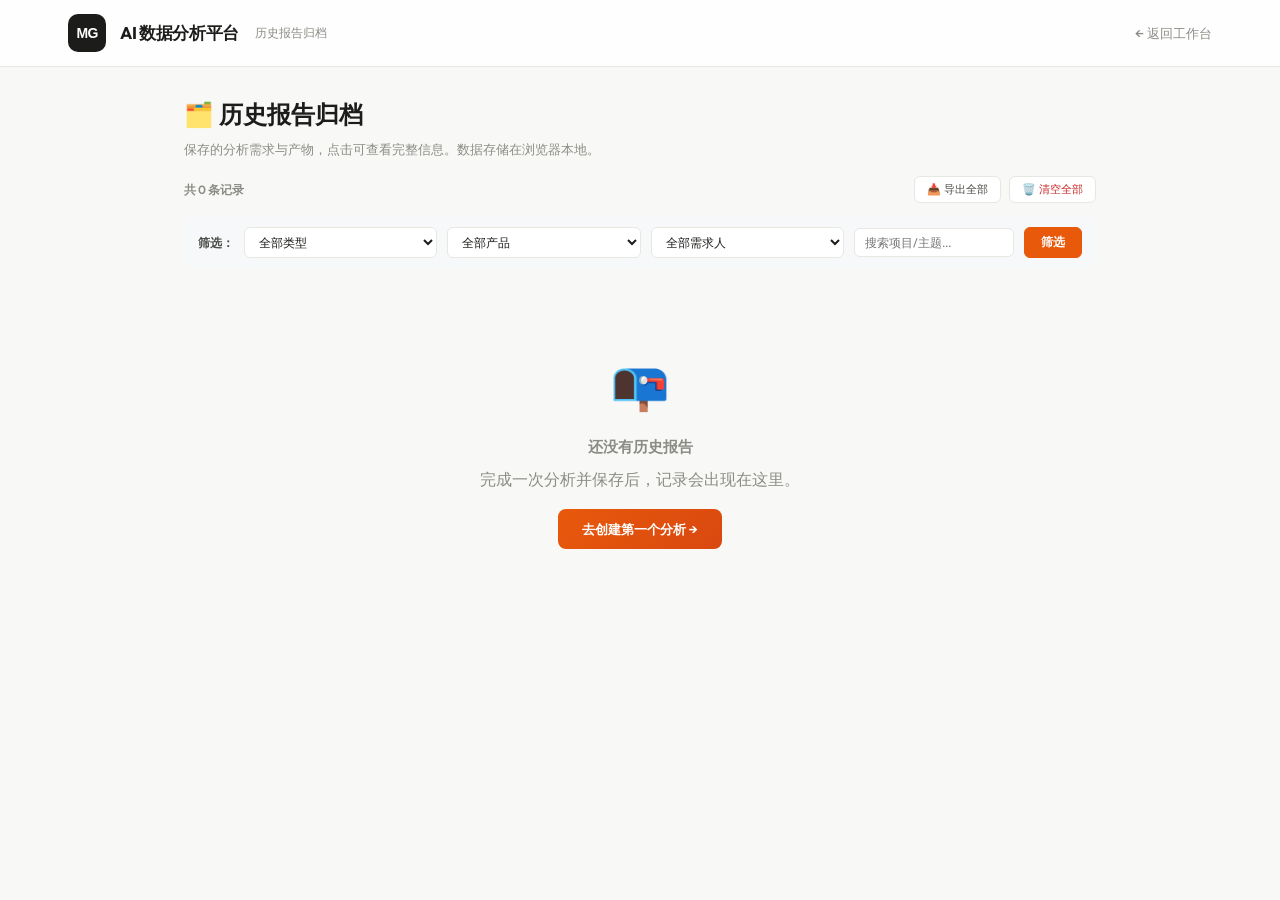
<file: archive.html>
﻿<!DOCTYPE html>
<html lang="zh-CN">
<head>
  <meta charset="UTF-8">
  <meta name="viewport" content="width=device-width, initial-scale=1.0">
  <title>历史报告归档 · AI 数据分析平台</title>
  <link rel="canonical" href="https://troylul998-ship-it.github.io/MG_AI_ANALYTICS_REPORT/archive.html">
  <link rel="icon" type="image/svg+xml" href="favicon.svg">
  <link rel="preconnect" href="https://fonts.loli.net" crossorigin>
  <link rel="stylesheet" href="https://fonts.loli.net/css2?family=Outfit:wght@300;400;500;600;700;800&display=swap">
  <link rel="preload" href="assets/style.css" as="style">
  <link rel="stylesheet" href="assets/style.css">
  <link rel="stylesheet" href="assets/form.css">
  <style>
    .archive-wrap { max-width: 960px; margin: 0 auto; padding: 28px 24px 80px; }
    .archive-empty { text-align: center; padding: 60px 20px; color: var(--text-3); }
    .archive-empty .icon { font-size: 48px; margin-bottom: 12px; }
    .archive-list { display: flex; flex-direction: column; gap: 14px; }

    /* 筛选器 */
    .filter-bar {
      display: flex; gap: 10px; flex-wrap: wrap; margin-bottom: 18px;
      padding: 10px 14px; background: #f7f8fa; border-radius: 8px; align-items: center;
    }
    .filter-bar label { font-size: 12px; font-weight: 600; color: var(--text-2); flex: none; }
    .filter-bar select, .filter-bar input {
      font-size: 12px; padding: 6px 10px; border: 1px solid var(--border); border-radius: 6px;
      background: #fff; flex: 1; min-width: 100px;
    }
    .filter-bar input { max-width: 160px; }
    .filter-bar .filter-btn {
      font-size: 12px; font-weight: 600; padding: 6px 16px; border-radius: 6px;
      cursor: pointer; border: 1px solid var(--brand-1); background: var(--brand-1); color: #fff; flex: none;
    }
    .filter-bar .filter-btn:hover { opacity: .9; }

    /* 卡片 */
    .archive-card {
      background: var(--surface); border: 1px solid var(--border); border-radius: var(--radius);
      padding: 18px 22px; box-shadow: var(--shadow); transition: box-shadow .2s;
      cursor: pointer;
    }
    .archive-card:hover { box-shadow: var(--shadow-hover); }
    .archive-card .head { display: flex; align-items: center; gap: 10px; margin-bottom: 8px; flex-wrap: wrap; }
    .archive-card .head .module-tag {
      font-size: 11px; font-weight: 700; padding: 3px 8px; border-radius: 5px;
      background: var(--blue-bg); color: var(--blue);
    }
    .archive-card .head .product-tag { background: #e8f5e9; color: #2e7d32; }
    .archive-card .head .owner-tag { background: #fff8e1; color: #b8860b; }
    .archive-card .head .time { font-size: 11px; color: var(--text-3); margin-left: auto; }
    .archive-card .title { font-size: 15px; font-weight: 700; margin-bottom: 4px; }
    .archive-card .goal { font-size: 13px; color: var(--text-2); margin-bottom: 4px; }
    .archive-card .card-meta { font-size: 11px; color: var(--text-3); }
    .archive-card .actions { margin-top: 12px; display: flex; gap: 10px; }
    .archive-card .actions button {
      font-size: 12px; padding: 5px 12px; border-radius: 6px; cursor: pointer;
      border: 1px solid var(--border); background: #fff; color: var(--text-2);
    }
    .archive-card .actions button:hover { border-color: var(--brand-1); color: var(--brand-1); }
    .archive-card .actions .del-btn:hover { border-color: var(--red); color: var(--red); }

    /* 详情弹层 */
    .detail-overlay {
      display: none; position: fixed; inset: 0; z-index: 2000;
      background: rgba(0,0,0,0.4); backdrop-filter: blur(3px);
    }
    .detail-overlay.show { display: flex; align-items: center; justify-content: center; }
    .detail-panel {
      background: var(--surface); border-radius: var(--radius); width: 90%; max-width: 800px;
      max-height: 85vh; overflow-y: auto; padding: 28px; box-shadow: 0 16px 48px rgba(0,0,0,0.2);
    }
    .detail-panel h2 { font-size: 18px; margin-bottom: 16px; }
    .detail-panel .meta { font-size: 12px; color: var(--text-3); margin-bottom: 16px; }
    .detail-panel pre {
      background: #f7f8fa; border-radius: 8px; padding: 16px; font-size: 12px;
      overflow-x: auto; white-space: pre-wrap; word-break: break-word; margin: 12px 0;
      max-height: 300px; overflow-y: auto;
    }
    .detail-panel .close-btn {
      position: sticky; top: 0; float: right; font-size: 20px; cursor: pointer;
      background: none; border: none; color: var(--text-3); padding: 4px 8px;
    }
    .detail-panel .close-btn:hover { color: var(--red); }
    .detail-panel .top-actions {
      display: none;
    }
    .detail-panel .meta {
      font-size: 12px; color: var(--text-3); margin-bottom: 16px;
      display: flex; align-items: center; gap: 12px; flex-wrap: wrap;
    }
    .detail-panel .meta .btn-back {
      font-size: 11px; font-weight: 600; padding: 4px 12px; border-radius: 5px;
      cursor: pointer; border: none;
      background: linear-gradient(135deg, #667eea 0%, #764ba2 100%); color: #fff;
      text-decoration: none; margin-left: auto;
    }
    .detail-panel .meta .btn-back:hover { opacity: .85; }
    .detail-tabs { display: flex; gap: 6px; margin-bottom: 12px; flex-wrap: wrap; }
    .detail-tab {
      font-size: 12px; font-weight: 600; padding: 6px 14px; cursor: pointer;
      border: 1px solid var(--border); border-radius: 6px; background: #f4f5f7; color: var(--text-2);
    }
    .detail-tab.active { background: var(--surface); color: var(--brand-1); border-color: var(--brand-1); }
  </style>
</head>
<body>

<header class="topbar">
  <div class="topbar-inner">
    <div class="logo"><svg width="28" height="28" viewBox="0 0 64 64" xmlns="http://www.w3.org/2000/svg"><text x="32" y="44" font-family="-apple-system,SF Pro Display,Helvetica Neue,Arial,sans-serif" font-size="32" font-weight="700" fill="#fff" text-anchor="middle" letter-spacing="-2">MG</text></svg></div>
    <h1>AI 数据分析平台</h1>
    <span class="sub">历史报告归档</span>
    <nav><a href="index.html">← 返回工作台</a></nav>
  </div>
</header>

<div class="archive-wrap">
  <h2 style="margin-bottom:6px;">🗂️ 历史报告归档</h2>
  <p style="font-size:13px;color:var(--text-3);margin-bottom:16px;">保存的分析需求与产物，点击可查看完整信息。数据存储在浏览器本地。</p>

  <!-- 统计 + 操作 -->
  <div style="display:flex;align-items:center;gap:12px;margin-bottom:14px;flex-wrap:wrap;">
    <span id="archive-count" style="font-size:12px;color:var(--text-3);font-weight:600;"></span>
    <div style="margin-left:auto;display:flex;gap:8px;">
      <button onclick="exportAll()" style="font-size:11px;padding:5px 12px;border:1px solid var(--border);border-radius:6px;background:#fff;cursor:pointer;color:var(--text-2);">📥 导出全部</button>
      <button onclick="clearAll()" style="font-size:11px;padding:5px 12px;border:1px solid var(--border);border-radius:6px;background:#fff;cursor:pointer;color:var(--red);">🗑️ 清空全部</button>
    </div>
  </div>

  <!-- 筛选器 -->
  <div class="filter-bar">
    <label>筛选：</label>
    <select id="filter-module">
      <option value="">全部类型</option>
      <option value="revenue_analysis">付费/收入</option>
      <option value="ab_test">AB实验</option>
      <option value="funnel">漏斗转化</option>
      <option value="retention_ltv">留存LTV</option>
      <option value="user_seg">用户分群</option>
      <option value="causal">因果链</option>
      <option value="daily_query">日常取数</option>
      <option value="metric_diag">指标诊断</option>
    </select>
    <select id="filter-product">
      <option value="">全部产品</option>
      <option value="P10">P10</option>
      <option value="SKB">SKB</option>
      <option value="UNO">UNO</option>
      <option value="UNO2">UNO2</option>
    </select>
    <select id="filter-owner">
      <option value="">全部需求人</option>
    </select>
    <input type="text" id="filter-search" placeholder="搜索项目/主题...">
    <button class="filter-btn" onclick="renderList()">筛选</button>
  </div>

  <div id="archive-list"></div>
</div>

<!-- 详情弹层 -->
<div class="detail-overlay" id="detail-overlay">
  <div class="detail-panel" id="detail-panel"></div>
</div>

<script src="assets/form-framework.js"></script>
<script>
const MODULE_LABELS = { revenue_analysis:'付费/收入', ab_test:'AB实验', funnel:'漏斗转化', retention_ltv:'留存LTV', user_seg:'用户分群', causal:'因果链', daily_query:'日常取数', metric_diag:'指标诊断' };
const MODULE_FORMS = { revenue_analysis:'modules/revenue_analysis_form.html', ab_test:'modules/ab_test_form.html', funnel:'modules/funnel_analysis_form.html', retention_ltv:'modules/retention_ltv_form.html', user_seg:'modules/user_segmentation_form.html', causal:'modules/causal_chain_form.html', daily_query:'modules/daily_query_form.html', metric_diag:'modules/metric_diagnostics_form.html' };

document.addEventListener('DOMContentLoaded', () => {
  populateOwnerFilter();
  renderList();
  document.getElementById('detail-overlay').addEventListener('click', e => { if (e.target === e.currentTarget) closeDetail(); });
  document.getElementById('filter-module').addEventListener('change', renderList);
  document.getElementById('filter-product').addEventListener('change', renderList);
  document.getElementById('filter-owner').addEventListener('change', renderList);
  document.getElementById('filter-search').addEventListener('input', renderList);
});

function populateOwnerFilter() {
  const list = FF.getArchives();
  const owners = [...new Set(list.map(r => r.data?.owner).filter(Boolean))].sort();
  const select = document.getElementById('filter-owner');
  owners.forEach(o => {
    const opt = document.createElement('option');
    opt.value = o; opt.textContent = o;
    select.appendChild(opt);
  });
}

function getFiltered() {
  let list = FF.getArchives();
  const module = document.getElementById('filter-module').value;
  const product = document.getElementById('filter-product').value;
  const owner = document.getElementById('filter-owner').value;
  const search = document.getElementById('filter-search').value.toLowerCase().trim();
  if (module) list = list.filter(r => r.module === module);
  if (product) list = list.filter(r => r.product === product);
  if (owner) list = list.filter(r => (r.data?.owner || '') === owner);
  if (search) list = list.filter(r => ((r.project||'')+(r.goal||'')+(r.data?.owner||'')).toLowerCase().includes(search));
  return list;
}

function renderList() {
  const list = getFiltered();
  const total = FF.getArchives().length;
  const container = document.getElementById('archive-list');
  document.getElementById('archive-count').textContent = list.length === total ? `共 ${total} 条记录` : `筛选出 ${list.length} / ${total} 条`;
  if (!list.length) {
    container.innerHTML = total === 0
      ? `<div class="archive-empty"><div class="icon">📭</div><p style="font-size:15px;font-weight:600;margin-bottom:8px;">还没有历史报告</p><p>完成一次分析并保存后，记录会出现在这里。</p><a href="index.html" style="display:inline-block;margin-top:16px;padding:10px 24px;background:var(--brand-grad);color:#fff;border-radius:8px;font-size:13px;font-weight:600;text-decoration:none;">去创建第一个分析 →</a></div>`
      : `<div class="archive-empty"><div class="icon">🔍</div><p>没有匹配的记录，试试调整筛选条件</p></div>`;
    container.className = '';
    return;
  }
  container.innerHTML = '';
  container.className = 'archive-list';
  list.forEach(r => {
    const date = new Date(r.timestamp);
    const dateStr = `${date.getFullYear()}-${String(date.getMonth()+1).padStart(2,'0')}-${String(date.getDate()).padStart(2,'0')} ${String(date.getHours()).padStart(2,'0')}:${String(date.getMinutes()).padStart(2,'0')}`;
    const owner = r.data?.owner || '';
    const card = document.createElement('div');
    card.className = 'archive-card';
    card.innerHTML = `
      <div class="head">
        <span class="module-tag">${MODULE_LABELS[r.module] || r.module}</span>
        <span class="module-tag product-tag">${r.product || '-'}</span>
        ${owner ? `<span class="module-tag owner-tag">👤 ${FF.esc(owner)}</span>` : ''}
        <span class="time">${dateStr}</span>
      </div>
      <div class="title">${FF.esc(r.project || '未命名分析')}</div>
      <div class="goal">${FF.esc(r.goal || '')}</div>
      <div class="card-meta">类型: ${MODULE_LABELS[r.module]||r.module} | 产品: ${r.product||'-'}${owner?' | 创建人: '+FF.esc(owner):''}</div>
      <div class="actions">
        <button class="view-btn">📄 查看详情</button>
        <button class="del-btn">🗑️ 删除</button>
      </div>
    `;
    card.querySelector('.view-btn').addEventListener('click', e => { e.stopPropagation(); showDetail(r); });
    card.querySelector('.del-btn').addEventListener('click', e => {
      e.stopPropagation();
      if (confirm('确认删除此记录？')) { FF.deleteArchive(r.id); renderList(); }
    });
    card.addEventListener('click', () => showDetail(r));
    container.appendChild(card);
  });
}

function showDetail(record) {
  const panel = document.getElementById('detail-panel');
  const date = new Date(record.timestamp);
  const dateStr = `${date.getFullYear()}-${String(date.getMonth()+1).padStart(2,'0')}-${String(date.getDate()).padStart(2,'0')} ${String(date.getHours()).padStart(2,'0')}:${String(date.getMinutes()).padStart(2,'0')}`;
  const formUrl = MODULE_FORMS[record.module] || '';

  let html = `<button class="close-btn" onclick="closeDetail()">✕</button>`;
  html += `<h2>${FF.esc(record.project || '未命名分析')}</h2>`;
  html += `<div class="meta">模块: ${MODULE_LABELS[record.module]||record.module} | 产品: ${record.product} | 时间: ${dateStr}${record.data?.owner?' | 创建人: '+FF.esc(record.data.owner):''}`;
  if (formUrl) html += `<a class="btn-back" href="${formUrl}?restore=${record.id}">↩ 返回表单</a>`;
  html += `</div>`;
  html += `<p style="margin-bottom:16px;font-size:13px;">${FF.esc(record.goal || '')}</p>`;

  if (record.artifacts && record.artifacts.length) {
    html += `<div class="detail-tabs">`;
    record.artifacts.forEach((a, i) => {
      html += `<div class="detail-tab${i===0?' active':''}" data-idx="${i}">${a.label}</div>`;
    });
    html += `<div class="detail-tab" data-idx="input">📝 输入信息</div>`;
    html += `</div>`;
    record.artifacts.forEach((a, i) => {
      html += `<div class="detail-content-wrap" data-idx="${i}" style="position:relative;${i>0?'display:none':''}">`;
      html += `<button class="copy-btn" onclick="copyContent(this)" style="position:sticky;top:0;float:right;margin:8px 0 -28px;padding:4px 10px;font-size:11px;cursor:pointer;border:1px solid #ddd;border-radius:4px;background:#fff;z-index:2;">📋 复制</button>`;
      html += `<pre class="detail-content" style="margin:0;">${FF.esc(a.content)}</pre>`;
      html += `</div>`;
    });
    html += `<div class="detail-content-wrap" data-idx="input" style="position:relative;display:none;">`;
    html += `<button class="copy-btn" onclick="copyContent(this)" style="position:sticky;top:0;float:right;margin:8px 0 -28px;padding:4px 10px;font-size:11px;cursor:pointer;border:1px solid #ddd;border-radius:4px;background:#fff;z-index:2;">📋 复制</button>`;
    html += `<pre class="detail-content" style="margin:0;">${FF.esc(JSON.stringify(record.data, null, 2))}</pre>`;
    html += `</div>`;
  }

  panel.innerHTML = html;
  document.getElementById('detail-overlay').classList.add('show');

  panel.querySelectorAll('.detail-tab').forEach(tab => {
    tab.addEventListener('click', () => {
      panel.querySelectorAll('.detail-tab').forEach(t => t.classList.remove('active'));
      panel.querySelectorAll('.detail-content-wrap').forEach(c => c.style.display = 'none');
      tab.classList.add('active');
      panel.querySelector(`.detail-content-wrap[data-idx="${tab.dataset.idx}"]`).style.display = '';
    });
  });
}

function copyContent(btn) {
  const pre = btn.parentElement.querySelector('pre');
  if (pre) {
    navigator.clipboard.writeText(pre.textContent).then(() => {
      btn.textContent = '✓ 已复制';
      setTimeout(() => { btn.textContent = '📋 复制'; }, 2000);
    });
  }
}

function closeDetail() {
  document.getElementById('detail-overlay').classList.remove('show');
}

function exportAll() {
  const list = FF.getArchives();
  if (!list.length) { alert('没有记录可导出'); return; }
  const blob = new Blob([JSON.stringify(list, null, 2)], { type: 'application/json' });
  const url = URL.createObjectURL(blob);
  const a = document.createElement('a');
  a.href = url; a.download = `ai_analytics_archive_${new Date().toISOString().slice(0,10)}.json`;
  a.click(); URL.revokeObjectURL(url);
}

function clearAll() {
  const total = FF.getArchives().length;
  if (!total) { alert('已经没有记录了'); return; }
  if (confirm(`确认清空全部 ${total} 条记录？此操作不可撤销。`)) {
    localStorage.removeItem('ai_analytics_archive');
    renderList();
    populateOwnerFilter();
  }
}
</script>
</body>
</html>
</file>
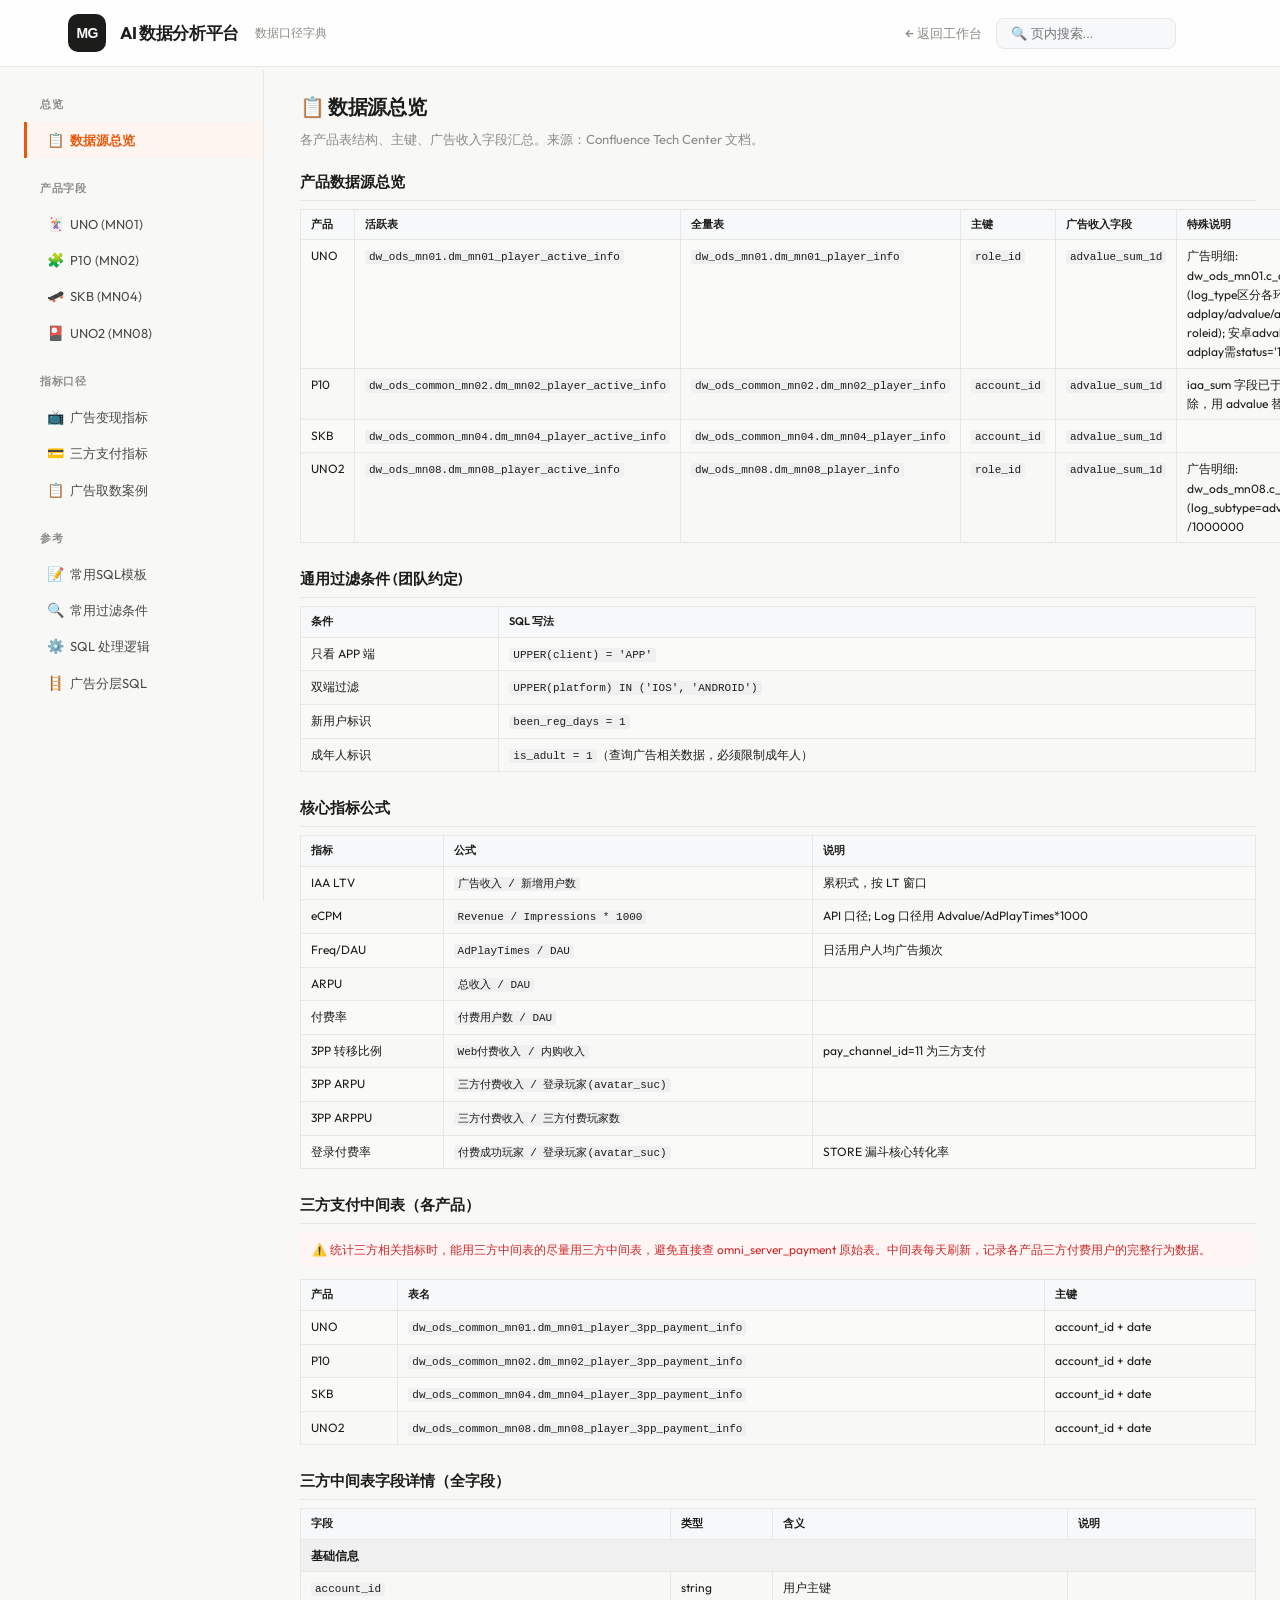
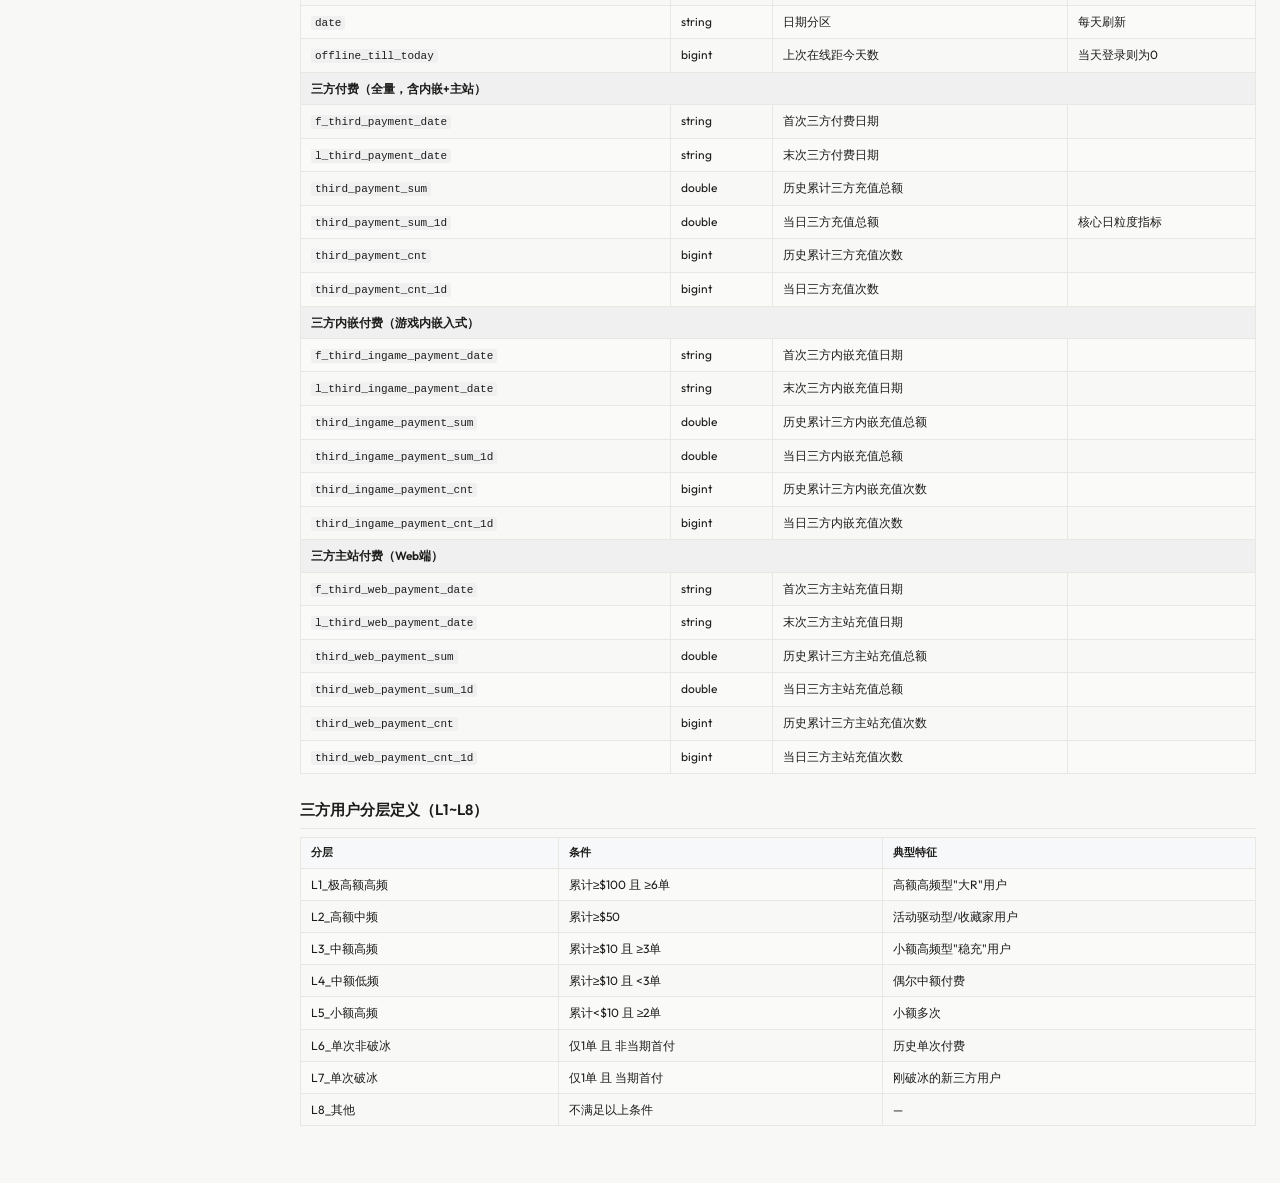
<file: dictionary.html>
﻿<!DOCTYPE html>
<html lang="zh-CN">
<head>
<meta charset="UTF-8">
<meta name="viewport" content="width=device-width,initial-scale=1.0">
<title>数据口径字典 · AI 数据分析平台</title>
<meta name="description" content="数据口径字典 — 各产品表名、字段定义、广告/三方支付指标公式、常用SQL模板、过滤条件汇总。">
<link rel="canonical" href="https://troylul998-ship-it.github.io/MG_AI_ANALYTICS_REPORT/dictionary.html">
  <link rel="icon" type="image/svg+xml" href="favicon.svg">
<link rel="preconnect" href="https://fonts.loli.net" crossorigin>
<link rel="stylesheet" href="https://fonts.loli.net/css2?family=Outfit:wght@300;400;500;600;700;800&display=swap">
<link rel="stylesheet" href="assets/style.css">
<style>
/* 左侧边栏布局 */
.dict-layout{display:flex;max-width:1400px;margin:0 auto;padding:0 24px 80px;gap:0;}

/* 左侧导航 */
.dict-sidebar{position:sticky;top:70px;width:240px;min-width:240px;height:calc(100vh - 70px);overflow-y:auto;padding:20px 0 40px 0;border-right:1px solid var(--border);}
.dict-sidebar::-webkit-scrollbar{width:4px;}
.dict-sidebar::-webkit-scrollbar-thumb{background:#ddd;border-radius:4px;}
.sidebar-group{margin-bottom:16px;}
.sidebar-group-title{font-size:11px;font-weight:700;color:var(--text-3);text-transform:uppercase;letter-spacing:0.5px;padding:6px 16px;margin-bottom:2px;}
.sidebar-item{display:block;font-size:13px;padding:7px 16px 7px 20px;color:var(--text-2);cursor:pointer;border-radius:0 6px 6px 0;border-left:3px solid transparent;transition:all .15s;}
.sidebar-item:hover{background:#f4f3f0;color:var(--text-1);}
.sidebar-item.active{background:#fff5f0;color:var(--brand-1);border-left-color:var(--brand-1);font-weight:600;}
.sidebar-item .icon{margin-right:6px;font-size:14px;}

/* 右侧内容 */
.dict-content{flex:1;min-width:0;padding:24px 0 0 36px;}
.dict-panel{display:none;animation:fadeIn .2s;}
.dict-panel.active{display:block;}
@keyframes fadeIn{from{opacity:0;transform:translateY(4px)}to{opacity:1;transform:translateY(0)}}

/* 内容面板样式 */
.dict-panel h2{font-size:20px;margin:0 0 6px;color:var(--text-1);letter-spacing:-0.02em;}
.dict-panel .panel-desc{font-size:13px;color:var(--text-3);margin-bottom:20px;}
.dict-panel h3{font-size:15px;margin:24px 0 8px;color:var(--text-1);font-weight:600;padding-bottom:6px;border-bottom:1px solid var(--border);}
.dict-panel h3:first-of-type{margin-top:8px;}
.dict-panel h4{font-size:13px;margin:16px 0 6px;color:var(--brand-1);font-weight:600;}
.dict-panel table{width:100%;border-collapse:collapse;font-size:12px;margin-bottom:16px;}
.dict-panel th,.dict-panel td{border:1px solid var(--border);padding:6px 10px;text-align:left;vertical-align:top;}
.dict-panel th{background:#f7f8fa;font-weight:600;white-space:nowrap;font-size:11px;position:sticky;top:0;z-index:1;}
.dict-panel tr:nth-child(even){background:#fafaf8;}
.dict-panel tr:hover{background:#fff4ec;}
.dict-panel td code{background:#f0f0f0;padding:1px 4px;border-radius:3px;font-size:11px;}
.dict-panel pre{background:#1c1c1a;color:#e8e6dc;border-radius:8px;padding:14px 16px;font-family:'SFMono-Regular',Consolas,monospace;font-size:11.5px;line-height:1.7;white-space:pre-wrap;margin-bottom:14px;overflow-x:auto;}
.note{font-size:12px;color:var(--red);background:var(--red-bg);padding:8px 12px;border-radius:6px;margin-bottom:12px;}
.info-note{font-size:12px;color:var(--blue);background:var(--blue-bg);padding:8px 12px;border-radius:6px;margin-bottom:12px;}
.src{font-size:11px;color:var(--text-3);margin-top:4px;}
.doc-links{background:#f7f8fa;border-radius:6px;padding:10px 14px;margin-bottom:12px;font-size:12px;}
.doc-links a{color:#1565c0;text-decoration:underline;}
.doc-links a:hover{color:var(--brand-1);}

/* 响应式 */
@media(max-width:768px){
  .dict-layout{flex-direction:column;}
  .dict-sidebar{position:relative;top:0;width:100%;min-width:100%;height:auto;border-right:none;border-bottom:1px solid var(--border);padding:12px 0;display:flex;flex-wrap:wrap;gap:4px;}
  .sidebar-group{margin-bottom:4px;display:flex;flex-wrap:wrap;gap:2px;}
  .sidebar-group-title{display:none;}
  .sidebar-item{padding:6px 12px;border-radius:6px;border-left:none;font-size:12px;}
  .dict-content{padding:20px 0 0 0;}
  .dict-content table{display:block;overflow-x:auto;-webkit-overflow-scrolling:touch;font-size:12px;}
  .dict-content h2{font-size:18px;}
  .dict-content h3{font-size:15px;}
}
</style>
</head>
<body>
<header class="topbar">
<div class="topbar-inner">
<div class="logo"><svg width="28" height="28" viewBox="0 0 64 64" xmlns="http://www.w3.org/2000/svg"><text x="32" y="44" font-family="-apple-system,SF Pro Display,Helvetica Neue,Arial,sans-serif" font-size="32" font-weight="700" fill="#fff" text-anchor="middle" letter-spacing="-2">MG</text></svg></div>
<h1>AI 数据分析平台</h1>
<span class="sub">数据口径字典</span>
<div style="flex:1;"></div>
<nav><a href="index.html">← 返回工作台</a></nav>
<div style="display:flex;align-items:center;gap:8px;">
  <input type="text" id="page-search" placeholder="🔍 页内搜索..." style="width:180px;padding:7px 14px;border:1px solid var(--border);border-radius:8px;font-size:13px;background:#f7f8fa;outline:none;" onfocus="this.style.width='240px';this.style.borderColor='var(--brand-1)';this.style.background='#fff'" onblur="this.style.width='180px';this.style.borderColor='var(--border)';this.style.background='#f7f8fa'">
  <span id="page-search-count" style="font-size:11px;color:var(--text-3);white-space:nowrap;min-width:28px;text-align:center;"></span>
</div>
</div>
</header>

<div class="dict-layout">
<!-- 左侧导航 -->
<aside class="dict-sidebar">
<div class="sidebar-group">
<div class="sidebar-group-title">总览</div>
<div class="sidebar-item active" data-panel="p-overview"><span class="icon">📋</span>数据源总览</div>
</div>
<div class="sidebar-group">
<div class="sidebar-group-title">产品字段</div>
<div class="sidebar-item" data-panel="p-uno"><span class="icon">🃏</span>UNO (MN01)</div>
<div class="sidebar-item" data-panel="p-p10"><span class="icon">🧩</span>P10 (MN02)</div>
<div class="sidebar-item" data-panel="p-skb"><span class="icon">🛹</span>SKB (MN04)</div>
<div class="sidebar-item" data-panel="p-uno2"><span class="icon">🎴</span>UNO2 (MN08)</div>
</div>
<div class="sidebar-group">
<div class="sidebar-group-title">指标口径</div>
<div class="sidebar-item" data-panel="p-ad"><span class="icon">📺</span>广告变现指标</div>
<div class="sidebar-item" data-panel="p-3pp"><span class="icon">💳</span>三方支付指标</div>
<div class="sidebar-item" data-panel="p-ad-cases"><span class="icon">📋</span>广告取数案例</div>
</div>
<div class="sidebar-group">
<div class="sidebar-group-title">参考</div>
<div class="sidebar-item" data-panel="p-sql"><span class="icon">📝</span>常用SQL模板</div>
<div class="sidebar-item" data-panel="p-filters"><span class="icon">🔍</span>常用过滤条件</div>
<div class="sidebar-item" data-panel="p-sql-logic"><span class="icon">⚙️</span>SQL 处理逻辑</div>
<div class="sidebar-item" data-panel="p-ad-tiering"><span class="icon">🪜</span>广告分层SQL</div>
</div>
</aside>

<!-- 右侧内容 -->
<main class="dict-content">

<!-- 概览 -->
<div class="dict-panel active" id="p-overview">
<h2>📋 数据源总览</h2>
<p class="panel-desc">各产品表结构、主键、广告收入字段汇总。来源：Confluence Tech Center 文档。</p>

<h3>产品数据源总览</h3>
<table>
<tr><th>产品</th><th>活跃表</th><th>全量表</th><th>主键</th><th>广告收入字段</th><th>特殊说明</th></tr>
<tr><td>UNO</td><td><code>dw_ods_mn01.dm_mn01_player_active_info</code></td><td><code>dw_ods_mn01.dm_mn01_player_info</code></td><td><code>role_id</code></td><td><code>advalue_sum_1d</code></td><td>广告明细: dw_ods_mn01.c_app_ad_log (log_type区分各环节: adplay/advalue/adload等, 主键roleid); 安卓advalue需/1000000; adplay需status='1'</td></tr>
<tr><td>P10</td><td><code>dw_ods_common_mn02.dm_mn02_player_active_info</code></td><td><code>dw_ods_common_mn02.dm_mn02_player_info</code></td><td><code>account_id</code></td><td><code>advalue_sum_1d</code></td><td>iaa_sum 字段已于 2025-06-17 删除，用 advalue 替代</td></tr>
<tr><td>SKB</td><td><code>dw_ods_common_mn04.dm_mn04_player_active_info</code></td><td><code>dw_ods_common_mn04.dm_mn04_player_info</code></td><td><code>account_id</code></td><td><code>advalue_sum_1d</code></td><td></td></tr>
<tr><td>UNO2</td><td><code>dw_ods_mn08.dm_mn08_player_active_info</code></td><td><code>dw_ods_mn08.dm_mn08_player_info</code></td><td><code>role_id</code></td><td><code>advalue_sum_1d</code></td><td>广告明细: dw_ods_mn08.c_client_app_ad_log (log_subtype=advalue); 安卓需 /1000000</td></tr>
</table>

<h3>通用过滤条件 (团队约定)</h3>
<table>
<tr><th>条件</th><th>SQL 写法</th></tr>
<tr><td>只看 APP 端</td><td><code>UPPER(client) = 'APP'</code></td></tr>
<tr><td>双端过滤</td><td><code>UPPER(platform) IN ('IOS', 'ANDROID')</code></td></tr>
<tr><td>新用户标识</td><td><code>been_reg_days = 1</code></td></tr>
<tr><td>成年人标识</td><td><code>is_adult = 1</code>（查询广告相关数据，必须限制成年人）</td></tr>
</table>

<h3>核心指标公式</h3>
<table>
<tr><th>指标</th><th>公式</th><th>说明</th></tr>
<tr><td>IAA LTV</td><td><code>广告收入 / 新增用户数</code></td><td>累积式，按 LT 窗口</td></tr>
<tr><td>eCPM</td><td><code>Revenue / Impressions * 1000</code></td><td>API 口径; Log 口径用 Advalue/AdPlayTimes*1000</td></tr>
<tr><td>Freq/DAU</td><td><code>AdPlayTimes / DAU</code></td><td>日活用户人均广告频次</td></tr>
<tr><td>ARPU</td><td><code>总收入 / DAU</code></td><td></td></tr>
<tr><td>付费率</td><td><code>付费用户数 / DAU</code></td><td></td></tr>
<tr><td>3PP 转移比例</td><td><code>Web付费收入 / 内购收入</code></td><td>pay_channel_id=11 为三方支付</td></tr>
<tr><td>3PP ARPU</td><td><code>三方付费收入 / 登录玩家(avatar_suc)</code></td><td></td></tr>
<tr><td>3PP ARPPU</td><td><code>三方付费收入 / 三方付费玩家数</code></td><td></td></tr>
<tr><td>登录付费率</td><td><code>付费成功玩家 / 登录玩家(avatar_suc)</code></td><td>STORE 漏斗核心转化率</td></tr>
</table>

<h3>三方支付中间表（各产品）</h3>
<div class="note">⚠️ 统计三方相关指标时，能用三方中间表的尽量用三方中间表，避免直接查 omni_server_payment 原始表。中间表每天刷新，记录各产品三方付费用户的完整行为数据。</div>
<table>
<tr><th>产品</th><th>表名</th><th>主键</th></tr>
<tr><td>UNO</td><td><code>dw_ods_common_mn01.dm_mn01_player_3pp_payment_info</code></td><td>account_id + date</td></tr>
<tr><td>P10</td><td><code>dw_ods_common_mn02.dm_mn02_player_3pp_payment_info</code></td><td>account_id + date</td></tr>
<tr><td>SKB</td><td><code>dw_ods_common_mn04.dm_mn04_player_3pp_payment_info</code></td><td>account_id + date</td></tr>
<tr><td>UNO2</td><td><code>dw_ods_common_mn08.dm_mn08_player_3pp_payment_info</code></td><td>account_id + date</td></tr>
</table>

<h3>三方中间表字段详情（全字段）</h3>
<table>
<tr><th>字段</th><th>类型</th><th>含义</th><th>说明</th></tr>
<tr><td colspan="4" style="background:#f0f0f0;font-weight:600;">基础信息</td></tr>
<tr><td><code>account_id</code></td><td>string</td><td>用户主键</td><td></td></tr>
<tr><td><code>date</code></td><td>string</td><td>日期分区</td><td>每天刷新</td></tr>
<tr><td><code>offline_till_today</code></td><td>bigint</td><td>上次在线距今天数</td><td>当天登录则为0</td></tr>
<tr><td colspan="4" style="background:#f0f0f0;font-weight:600;">三方付费（全量，含内嵌+主站）</td></tr>
<tr><td><code>f_third_payment_date</code></td><td>string</td><td>首次三方付费日期</td><td></td></tr>
<tr><td><code>l_third_payment_date</code></td><td>string</td><td>末次三方付费日期</td><td></td></tr>
<tr><td><code>third_payment_sum</code></td><td>double</td><td>历史累计三方充值总额</td><td></td></tr>
<tr><td><code>third_payment_sum_1d</code></td><td>double</td><td>当日三方充值总额</td><td>核心日粒度指标</td></tr>
<tr><td><code>third_payment_cnt</code></td><td>bigint</td><td>历史累计三方充值次数</td><td></td></tr>
<tr><td><code>third_payment_cnt_1d</code></td><td>bigint</td><td>当日三方充值次数</td><td></td></tr>
<tr><td colspan="4" style="background:#f0f0f0;font-weight:600;">三方内嵌付费（游戏内嵌入式）</td></tr>
<tr><td><code>f_third_ingame_payment_date</code></td><td>string</td><td>首次三方内嵌充值日期</td><td></td></tr>
<tr><td><code>l_third_ingame_payment_date</code></td><td>string</td><td>末次三方内嵌充值日期</td><td></td></tr>
<tr><td><code>third_ingame_payment_sum</code></td><td>double</td><td>历史累计三方内嵌充值总额</td><td></td></tr>
<tr><td><code>third_ingame_payment_sum_1d</code></td><td>double</td><td>当日三方内嵌充值总额</td><td></td></tr>
<tr><td><code>third_ingame_payment_cnt</code></td><td>bigint</td><td>历史累计三方内嵌充值次数</td><td></td></tr>
<tr><td><code>third_ingame_payment_cnt_1d</code></td><td>bigint</td><td>当日三方内嵌充值次数</td><td></td></tr>
<tr><td colspan="4" style="background:#f0f0f0;font-weight:600;">三方主站付费（Web端）</td></tr>
<tr><td><code>f_third_web_payment_date</code></td><td>string</td><td>首次三方主站充值日期</td><td></td></tr>
<tr><td><code>l_third_web_payment_date</code></td><td>string</td><td>末次三方主站充值日期</td><td></td></tr>
<tr><td><code>third_web_payment_sum</code></td><td>double</td><td>历史累计三方主站充值总额</td><td></td></tr>
<tr><td><code>third_web_payment_sum_1d</code></td><td>double</td><td>当日三方主站充值总额</td><td></td></tr>
<tr><td><code>third_web_payment_cnt</code></td><td>bigint</td><td>历史累计三方主站充值次数</td><td></td></tr>
<tr><td><code>third_web_payment_cnt_1d</code></td><td>bigint</td><td>当日三方主站充值次数</td><td></td></tr>
</table>

<h3>三方用户分层定义（L1~L8）</h3>
<table>
<tr><th>分层</th><th>条件</th><th>典型特征</th></tr>
<tr><td>L1_极高额高频</td><td>累计≥$100 且 ≥6单</td><td>高额高频型"大R"用户</td></tr>
<tr><td>L2_高额中频</td><td>累计≥$50</td><td>活动驱动型/收藏家用户</td></tr>
<tr><td>L3_中额高频</td><td>累计≥$10 且 ≥3单</td><td>小额高频型"稳充"用户</td></tr>
<tr><td>L4_中额低频</td><td>累计≥$10 且 <3单</td><td>偶尔中额付费</td></tr>
<tr><td>L5_小额高频</td><td>累计<$10 且 ≥2单</td><td>小额多次</td></tr>
<tr><td>L6_单次非破冰</td><td>仅1单 且 非当期首付</td><td>历史单次付费</td></tr>
<tr><td>L7_单次破冰</td><td>仅1单 且 当期首付</td><td>刚破冰的新三方用户</td></tr>
<tr><td>L8_其他</td><td>不满足以上条件</td><td>—</td></tr>
</table>
</div>

<!-- UNO -->
<div class="dict-panel" id="p-uno">
<h2>🃏 UNO (MN01) 每日活跃用户表</h2>
<p class="panel-desc">表名: <code>dm_mn01_player_active_info</code> (每日活跃用户表)</p>
<div class="doc-links" style="padding-left:12px;margin:12px 0 18px;">📎 <b>相关文档：</b>
<a href="https://confluence.mattel163.cn/pages/viewpage.action?pageId=122297374" target="_blank">MN01 用户信息表(全字段)</a> |
<a href="https://confluence.mattel163.cn/pages/viewpage.action?pageId=162417980" target="_blank">广告变现通用指标</a> |
<a href="https://confluence.mattel163.cn/pages/viewpage.action?pageId=162420600" target="_blank">三方支付指标口径</a>
</div>
<table>
<tr><th>字段</th><th>类型</th><th>含义</th><th>逻辑</th></tr>
<tr><td colspan="4" style="background:#f0f0f0;font-weight:600;">基础信息</td></tr>
<tr><td><code>role_id</code></td><td>string</td><td>角色ID(主键)</td><td>唯一键</td></tr>
<tr><td><code>role_name</code></td><td>string</td><td>角色名</td><td>最新的role_name</td></tr>
<tr><td><code>account_id</code></td><td>string</td><td>账号ID</td><td>最新的account_id</td></tr>
<tr><td><code>appsflyer_id</code></td><td>string</td><td>当前的appsflyer_id</td><td>最新的appsflyer_id</td></tr>
<tr><td><code>f_appsflyer_id</code></td><td>string</td><td>最初的appsflyer_id</td><td>最初的appsflyer_id</td></tr>
<tr><td><code>udid</code></td><td>string</td><td>设备id</td><td>通过appsflyer_id获取sdk的最新的udid</td></tr>
<tr><td><code>gid</code></td><td>string</td><td>平台id</td><td>最新的gid</td></tr>
<tr><td><code>device_model</code></td><td>string</td><td>设备名</td><td>最新的device_model</td></tr>
<tr><td><code>os_ver</code></td><td>string</td><td>版本号</td><td>最新的系统版本号</td></tr>
<tr><td><code>packagesource</code></td><td>string</td><td>当前的包体来源</td><td>最新的包体来源</td></tr>
<tr><td><code>f_packagesource</code></td><td>string</td><td>最初的包体来源</td><td>最初的包体来源</td></tr>
<tr><td><code>client</code></td><td>string</td><td>客户端</td><td>最新的client</td></tr>
<tr><td><code>platform</code></td><td>string</td><td>当前的平台</td><td>最新的platform</td></tr>
<tr><td><code>f_platform</code></td><td>string</td><td>最初的平台</td><td>最初的platform</td></tr>
<tr><td><code>country</code></td><td>string</td><td>当前的国家代码</td><td>最新的country</td></tr>
<tr><td><code>f_country</code></td><td>string</td><td>最初的国家代码</td><td>最初的country</td></tr>
<tr><td><code>channel</code></td><td>string</td><td>当前的登录渠道</td><td>最新的channel</td></tr>
<tr><td><code>f_channel</code></td><td>string</td><td>最初的登录渠道</td><td>最初的channel</td></tr>
<tr><td><code>media_source</code></td><td>string</td><td>当前的媒体来源</td><td>通过appsflyer_id获取最新的media_source</td></tr>
<tr><td><code>f_media_source</code></td><td>string</td><td>最初的媒体来源</td><td>最初的media_source</td></tr>
<tr><td><code>campaign</code></td><td>string</td><td>当前的campaign来源</td><td>通过appsflyer_id获取最新的campaign</td></tr>
<tr><td><code>f_campaign</code></td><td>string</td><td>最初的campaign来源</td><td>最初的campaign</td></tr>
<tr><td><code>age</code></td><td>string</td><td>年龄</td><td>最新的age</td></tr>
<tr><td><code>is_adult</code></td><td>int</td><td>当前是否成年</td><td>can_track</td></tr>
<tr><td><code>f_is_adult</code></td><td>int</td><td>最初是否成年</td><td>can_track</td></tr>
<tr><td><code>role_level</code></td><td>int</td><td>等级</td><td>最新的role_level</td></tr>
<tr><td><code>vip_level</code></td><td>int</td><td>vip等级</td><td>最新的vip_level</td></tr>
<tr><td><code>club_id</code></td><td>bigint</td><td>俱乐部id</td><td>最新的club_id</td></tr>
<tr><td><code>create_time</code></td><td>string</td><td>创建账号的时间</td><td>create_time</td></tr>
<tr><td colspan="4" style="background:#f0f0f0;font-weight:600;">登录相关</td></tr>
<tr><td><code>f_login_time</code></td><td>string</td><td>首次登录时间</td><td>首次登录时间</td></tr>
<tr><td><code>l_login_time</code></td><td>string</td><td>最后一次登录时间</td><td>最后一次登录时间</td></tr>
<tr><td><code>f_login_date</code></td><td>string</td><td>首次登录日期</td><td>最早一次有登录日志的日期</td></tr>
<tr><td><code>last_login_date</code></td><td>string</td><td>上一次登录日期</td><td>上一次登录日期</td></tr>
<tr><td><code>been_reg_days</code></td><td>int</td><td>距今注册总天数</td><td>f_login_date到统计日期的时间差</td></tr>
<tr><td><code>offline_days</code></td><td>bigint</td><td>本次登录前流失天数</td><td>last_login_date距今天数-1</td></tr>
<tr><td><code>login_day_set</code></td><td>string</td><td>日期倒序的登录列表</td><td>1.登录，0.未登录</td></tr>
<tr><td><code>max_offline_period</code></td><td>int</td><td>历史最大不在线天数</td><td>连续不在线天数的最大值</td></tr>
<tr><td><code>login_days</code></td><td>int</td><td>在线总天数</td><td>有登录行为的总天数</td></tr>
<tr><td><code>online_sum</code></td><td>bigint</td><td>累积在线时长（秒）</td><td>游戏记录的累计在线时长</td></tr>
<tr><td><code>online_sum_1d</code></td><td>bigint</td><td>当天在线时长（秒）</td><td>游戏记录统计日在线总时长</td></tr>
<tr><td><code>login_cnt</code></td><td>bigint</td><td>历史总登陆次数</td><td>总登录次数</td></tr>
<tr><td><code>login_cnt_1d</code></td><td>bigint</td><td>当天登陆次数</td><td>统计日的登录次数</td></tr>
<tr><td colspan="4" style="background:#f0f0f0;font-weight:600;">充值相关</td></tr>
<tr><td><code>f_payment_date</code></td><td>string</td><td>首次充值日期</td><td>最早一次有充值日志的日期</td></tr>
<tr><td><code>l_payment_date</code></td><td>string</td><td>最新充值日期</td><td>最新一次有充值日志的日期</td></tr>
<tr><td><code>f_payment_time</code></td><td>string</td><td>首次充值时间</td><td>最早一次有充值日志的时间</td></tr>
<tr><td><code>l_payment_time</code></td><td>string</td><td>最新充值时间</td><td>最新一次有充值日志的时间</td></tr>
<tr><td><code>payment_sum</code></td><td>double</td><td>历史累计充值总额</td><td>sum(cash)</td></tr>
<tr><td><code>payment_sum_1d</code></td><td>double</td><td>当日累计充值总额</td><td>当日sum(cash)</td></tr>
<tr><td><code>payment_cnt</code></td><td>double</td><td>历史累计充值次数</td><td>cash&gt;0</td></tr>
<tr><td><code>payment_cnt_1d</code></td><td>double</td><td>当日累计充值次数</td><td>当日cash&gt;0</td></tr>
<tr><td><code>max_payment</code></td><td>double</td><td>单次最大充值额</td><td>max(cash)</td></tr>
<tr><td><code>max_payment_cnt</code></td><td>bigint</td><td>最大充值金额出现次数</td><td>最大金额的充值次数</td></tr>
<tr><td><code>max_payment_1d</code></td><td>double</td><td>当日单次最大充值额</td><td>当日max(cash)</td></tr>
<tr><td><code>min_payment</code></td><td>double</td><td>单次最小充值额</td><td>min(cash)</td></tr>
<tr><td><code>min_payment_cnt</code></td><td>bigint</td><td>最小充值额出现次数</td><td>最小金额的充值次数</td></tr>
<tr><td><code>min_payment_1d</code></td><td>double</td><td>当日单次最小充值额</td><td>当日min(cash)</td></tr>
<tr><td><code>payment_cnt_map</code></td><td>map</td><td>单笔充值金额对应次数</td><td>历史单笔金额→次数映射</td></tr>
<tr><td><code>mode_payment</code></td><td>double</td><td>充值金额众数</td><td>充值次数最多的金额</td></tr>
<tr><td><code>mode_payment_cnt</code></td><td>bigint</td><td>众数出现次数</td><td>充值次数最多的金额的次数</td></tr>
<tr><td><code>game_charge_dollar_total_num</code></td><td>double</td><td>累积充值金额（美金）</td><td>chargedollartotalnum</td></tr>
<tr><td><code>payment_set</code></td><td>array</td><td>时间倒序每日充值总金额列表</td><td>时间倒序每日充值总金额列表</td></tr>
<tr><td colspan="4" style="background:#f0f0f0;font-weight:600;">广告相关</td></tr>
<tr><td><code>advalue_sum</code></td><td>double</td><td>历史累计广告收入</td><td>来自dw_dmdb.advalue_role_date</td></tr>
<tr><td><code>advalue_sum_1d</code></td><td>double</td><td>当日累计广告收入</td><td>当日revenue</td></tr>
<tr><td><code>advalue_reward_sum</code></td><td>double</td><td>历史累计激励视频广告收入</td><td>adtype='rewardvideo'</td></tr>
<tr><td><code>advalue_reward_sum_1d</code></td><td>double</td><td>当日累计激励视频广告收入</td><td>adtype='rewardvideo'</td></tr>
<tr><td><code>advalue_interstitial_sum</code></td><td>double</td><td>历史累计插屏广告收入</td><td>adtype='interstitial'</td></tr>
<tr><td><code>advalue_interstitial_sum_1d</code></td><td>double</td><td>当日累计插屏广告收入</td><td>adtype='interstitial'</td></tr>
<tr><td><code>ad_reward_cnt</code></td><td>bigint</td><td>玩家观看激励视频总次数</td><td>game_client_log, adtype='rewardvideo'</td></tr>
<tr><td><code>ad_reward_cnt_1d</code></td><td>bigint</td><td>当日观看激励视频次数</td><td>game_client_log, adtype='rewardvideo'</td></tr>
<tr><td><code>ad_interstitial_cnt</code></td><td>bigint</td><td>玩家观看插屏广告总次数</td><td>game_client_log, adtype='interstitial'</td></tr>
<tr><td><code>ad_interstitial_cnt_1d</code></td><td>bigint</td><td>当日观看插屏广告次数</td><td>game_client_log, adtype='interstitial'</td></tr>
<tr><td colspan="4" style="background:#f0f0f0;font-weight:600;">金币相关</td></tr>
<tr><td><code>gold_num</code></td><td>bigint</td><td>当前金币存量</td><td>当天最后一条日志的金币存量</td></tr>
<tr><td><code>gold_consume_sum</code></td><td>bigint</td><td>历史累计金币消耗总数</td><td>gain_count &lt; 0 时 sum(gain_count)</td></tr>
<tr><td><code>gold_consume_sum_1d</code></td><td>bigint</td><td>当日金币消耗总数</td><td>gain_count &lt; 0 时 sum(gain_count)</td></tr>
<tr><td><code>gold_acquire_sum</code></td><td>bigint</td><td>历史累计金币获取总数</td><td>gain_count &gt; 0 时 sum(gain_count)</td></tr>
<tr><td><code>gold_acquire_sum_1d</code></td><td>bigint</td><td>当日金币获取总数</td><td>gain_count &gt; 0 时 sum(gain_count)</td></tr>
<tr><td><code>gold_battle_change</code></td><td>bigint</td><td>对局金币变化总量</td><td>reason in (1013,1014,1015,1016) sum(gaincoins)</td></tr>
<tr><td><code>gold_battle_change_1d</code></td><td>bigint</td><td>当日对局金币变化量</td><td>同上当日</td></tr>
<tr><td><code>gold_battle_use</code></td><td>bigint</td><td>对局金币流转量（正值）</td><td>负数的累计sum(abs(gaincoins))</td></tr>
<tr><td><code>gold_battle_use_1d</code></td><td>bigint</td><td>当日对局金币流转量</td><td>同上当日</td></tr>
<tr><td><code>gold_battle_consume</code></td><td>bigint</td><td>对局消耗金币量</td><td>1015、1016结算gain_count&lt;0</td></tr>
<tr><td><code>gold_battle_consume_1d</code></td><td>bigint</td><td>当日对局消耗金币量</td><td>同上当日</td></tr>
<tr><td><code>gold_battle_acquire</code></td><td>bigint</td><td>对局获取金币量</td><td>1015、1016结算gain_count&gt;0</td></tr>
<tr><td><code>gold_battle_acquire_1d</code></td><td>bigint</td><td>当日对局获取金币量</td><td>同上当日</td></tr>
<tr><td><code>gold_match_use</code></td><td>bigint</td><td>匹配消耗金币总量</td><td>1013、1014匹配sum(gaincoins)</td></tr>
<tr><td><code>gold_match_use_1d</code></td><td>bigint</td><td>当日匹配消耗金币量</td><td>同上当日</td></tr>
<tr><td><code>trade_battle_num</code></td><td>bigint</td><td>结算总局数</td><td>1015、1016记录数</td></tr>
<tr><td><code>trade_battle_num_1d</code></td><td>bigint</td><td>当日结算局数</td><td>同上当日</td></tr>
<tr><td><code>trade_match_num</code></td><td>bigint</td><td>匹配总局数</td><td>1013、1014记录数</td></tr>
<tr><td><code>trade_match_num_1d</code></td><td>bigint</td><td>当日匹配局数</td><td>同上当日</td></tr>
<tr><td><code>gold_max_battle_win</code></td><td>bigint</td><td>历史单局最高赢金币量</td><td>1015、1016最大的gaincoins</td></tr>
<tr><td><code>gold_max_battle_win_1d</code></td><td>bigint</td><td>当日单局最高赢金币量</td><td>同上当日</td></tr>
<tr><td><code>gold_max_battle_loss</code></td><td>bigint</td><td>历史单局最高输金币量</td><td>1015、1016最小的gaincoins</td></tr>
<tr><td><code>gold_max_battle_loss_1d</code></td><td>bigint</td><td>当日单局最高输金币量</td><td>同上当日</td></tr>
<tr><td colspan="4" style="background:#f0f0f0;font-weight:600;">钻石相关</td></tr>
<tr><td><code>diamond_num</code></td><td>bigint</td><td>当前钻石存量</td><td>当天最后一条日志的钻石存量</td></tr>
<tr><td><code>free_diamond_consume_sum</code></td><td>bigint</td><td>历史累计免费钻石消耗</td><td>yuanbaouse中sum(-free_yuanbao)</td></tr>
<tr><td><code>paid_diamond_consume_sum</code></td><td>bigint</td><td>历史累计付费钻石消耗</td><td>yuanbaouse中sum(free_yuanbao-yuanbao)</td></tr>
<tr><td><code>free_diamond_consume_sum_1d</code></td><td>bigint</td><td>当日免费钻石消耗</td><td>同上当日</td></tr>
<tr><td><code>paid_diamond_consume_sum_1d</code></td><td>bigint</td><td>当日付费钻石消耗</td><td>同上当日</td></tr>
<tr><td><code>free_diamond_acquire_sum</code></td><td>bigint</td><td>历史累计免费钻石获取</td><td>sum(free_yuanbao)</td></tr>
<tr><td><code>paid_diamond_acquire_sum</code></td><td>bigint</td><td>历史累计付费钻石获得</td><td>sum(yuanbao-free_yuanbao)</td></tr>
<tr><td><code>free_diamond_acquire_sum_1d</code></td><td>bigint</td><td>当日免费钻石获取</td><td>同上当日</td></tr>
<tr><td><code>paid_diamond_acquire_sum_1d</code></td><td>bigint</td><td>当日付费钻石获得</td><td>同上当日</td></tr>
<tr><td colspan="4" style="background:#f0f0f0;font-weight:600;">刮刮卡</td></tr>
<tr><td><code>silver_scratch_consume_sum</code></td><td>bigint</td><td>历史累计银刮刮卡消耗</td><td>itemid=12000025</td></tr>
<tr><td><code>silver_scratch_consume_sum_1d</code></td><td>bigint</td><td>当日银刮刮卡消耗</td><td>同上当日</td></tr>
<tr><td><code>silver_scratch_acquire_sum</code></td><td>bigint</td><td>历史累计银刮刮卡获取</td><td>itemid=12000025</td></tr>
<tr><td><code>silver_scratch_acquire_sum_1d</code></td><td>bigint</td><td>当日银刮刮卡获取</td><td>同上当日</td></tr>
<tr><td><code>golden_cratch_consume_sum</code></td><td>bigint</td><td>历史累计金刮刮卡消耗</td><td>itemid=12000026</td></tr>
<tr><td><code>golden_cratch_consume_sum_1d</code></td><td>bigint</td><td>当日金刮刮卡消耗</td><td>同上当日</td></tr>
<tr><td><code>golden_cratch_acquire_sum</code></td><td>bigint</td><td>历史累计金刮刮卡获取</td><td>itemid=12000026</td></tr>
<tr><td><code>golden_cratch_acquire_sum_1d</code></td><td>bigint</td><td>当日金刮刮卡获取</td><td>同上当日</td></tr>
<tr><td colspan="4" style="background:#f0f0f0;font-weight:600;">玩法行为</td></tr>
<tr><td><code>game_match_cnt</code></td><td>bigint</td><td>历史总匹配场数</td><td>累计匹配总次数</td></tr>
<tr><td><code>game_match_cnt_1d</code></td><td>bigint</td><td>当日总匹配场数</td><td>统计日匹配总次数</td></tr>
<tr><td><code>match_num_1d</code></td><td>bigint</td><td>当天对局次数</td><td>matchinfo</td></tr>
<tr><td><code>avg_entrance_fee_1d</code></td><td>double</td><td>平均对局倍率（门票）</td><td>matchinfo</td></tr>
<tr><td><code>trophy_max_num</code></td><td>bigint</td><td>玩家最大奖杯数</td><td>unotrophymaxnum</td></tr>
<tr><td><code>exp_num</code></td><td>bigint</td><td>累计获得经验</td><td>totalexpnum</td></tr>
<tr><td><code>bepraise_num</code></td><td>bigint</td><td>累计被点赞数</td><td>totalbepraisenum</td></tr>
<tr><td><code>match_acquire_gold_num</code></td><td>bigint</td><td>比赛获得金币总数</td><td>totalgoldnum</td></tr>
<tr><td><code>coin_expand_ratio</code></td><td>double</td><td>金币膨胀系数</td><td>coinexpandratio</td></tr>
<tr><td><code>monthly_card_expiration_time</code></td><td>bigint</td><td>月卡到期时间</td><td>monthlycarddaynum</td></tr>
<tr><td><code>monthly_card_day_num</code></td><td>bigint</td><td>月卡剩余天数</td><td>monthlycarddaynum与统计时间差值</td></tr>
<tr><td colspan="4" style="background:#f0f0f0;font-weight:600;">破产相关</td></tr>
<tr><td><code>bankruptcy_cnt</code></td><td>bigint</td><td>玩家总破产次数</td><td>reason=1002</td></tr>
<tr><td><code>bankruptcy_cnt_1d</code></td><td>bigint</td><td>当日破产次数</td><td>同上当日</td></tr>
<tr><td><code>bankruptcy_scratch_acquire_cnt</code></td><td>bigint</td><td>破产后获取刮刮卡总次数</td><td>破产后itemid in (12000025,12000026)</td></tr>
<tr><td><code>bankruptcy_scratch_acquire_cnt_1d</code></td><td>bigint</td><td>当日破产后获取刮刮卡次数</td><td>同上当日</td></tr>
<tr><td><code>bankruptcy_scratch_consume_cnt</code></td><td>bigint</td><td>破产后消耗刮刮卡总次数</td><td>同上</td></tr>
<tr><td><code>bankruptcy_scratch_consume_cnt_1d</code></td><td>bigint</td><td>当日破产后消耗刮刮卡次数</td><td>同上当日</td></tr>
<tr><td><code>bankruptcy_paid_cnt</code></td><td>bigint</td><td>破产后充值总次数</td><td>破产补偿后充值次数</td></tr>
<tr><td><code>bankruptcy_paid_cnt_1d</code></td><td>bigint</td><td>当日破产后充值次数</td><td>同上当日</td></tr>
<tr><td><code>bankruptcy_paid_sum</code></td><td>bigint</td><td>破产后充值总额</td><td>破产补偿后充值总额</td></tr>
<tr><td><code>bankruptcy_paid_sum_1d</code></td><td>bigint</td><td>当日破产后充值总额</td><td>同上当日</td></tr>
<tr><td><code>bankruptcy_task_cnt</code></td><td>bigint</td><td>破产后完成日常任务总次数</td><td>破产后日常任务完成次数</td></tr>
<tr><td><code>bankruptcy_task_cnt_1d</code></td><td>bigint</td><td>当日破产后完成日常任务次数</td><td>同上当日</td></tr>
<tr><td><code>bankruptcy_no_play_cnt</code></td><td>bigint</td><td>破产后当天不再玩总次数</td><td>破产后matchinfo无记录</td></tr>
<tr><td><code>is_play_bankruptcy</code></td><td>bigint</td><td>破产后当天是否继续玩(1继续/0不玩/空未破产)</td><td>同上</td></tr>
<tr><td colspan="4" style="background:#f0f0f0;font-weight:600;">集卡赛季</td></tr>
<tr><td><code>sticker_csum</code></td><td>int</td><td>赛季sticker累计收集进度</td><td>—</td></tr>
<tr><td><code>getcard_num_1d</code></td><td>bigint</td><td>当日获取卡包数</td><td>getcardpack</td></tr>
<tr><td><code>collectcard_num_1d</code></td><td>bigint</td><td>当日集卡数</td><td>OpenCardPack/UseExchangeCard</td></tr>
<tr><td><code>is_fb_bind</code></td><td>int</td><td>是否绑定fb账号</td><td>loginrole</td></tr>
<tr><td><code>collection_season_round</code></td><td>bigint</td><td>当前赛季收集轮次</td><td>roundnum</td></tr>
<tr><td><code>collection_season_round_cardnum</code></td><td>bigint</td><td>赛季当前轮次收集卡片张数(去重)</td><td>collecitioncardnum normal+gold</td></tr>
<tr><td><code>collection_season_round_cardnum_total</code></td><td>bigint</td><td>赛季当前轮次收集卡片总张数(不去重)</td><td>getsticker</td></tr>
<tr><td><code>collection_season_round_goldencard</code></td><td>bigint</td><td>赛季当前轮次金卡张数(去重)</td><td>collecitioncardnum gold</td></tr>
<tr><td><code>collection_season_round_goldencard_total</code></td><td>bigint</td><td>赛季当前轮次金卡总张数(不去重)</td><td>getsticker type=2,3</td></tr>
<tr><td><code>collection_season_goldenpack</code></td><td>bigint</td><td>当前赛季已获得金卡包数量</td><td>opencardpack cardpack_id=91980013</td></tr>
<tr><td><code>collection_season_onegoldenpack</code></td><td>bigint</td><td>当前赛季已获得单张金卡包数量</td><td>cardpack_id=91980020/21/22</td></tr>
<tr><td><code>collection_season_goldenmagic</code></td><td>bigint</td><td>当前赛季已获得金魔法卡数量</td><td>getexchangecard magiccard_id=91999002</td></tr>
<tr><td><code>collection_season_goldencard_total</code></td><td>bigint</td><td>当前赛季收集金卡总张数(不去重)</td><td>getsticker type=2,3</td></tr>
<tr><td><code>collection_season_starnum</code></td><td>bigint</td><td>当前赛季已获得星星数量</td><td>getstar gain_num正数</td></tr>
<tr><td><code>collection_season_starused</code></td><td>bigint</td><td>当前赛季已使用的星星数量</td><td>getstar gain_num负数</td></tr>
<tr><td colspan="4" style="background:#f0f0f0;font-weight:600;">其他</td></tr>
<tr><td><code>vip_level_before</code></td><td>int</td><td>当天首次登录的vip_level</td><td>取当天首次登录时的vip_level</td></tr>
<tr><td><code>users_type</code></td><td>string</td><td>玩家类型</td><td>取最后一次登录时的users_type</td></tr>
<tr><td><code>users_type_before</code></td><td>string</td><td>当天首次登录的玩家类型</td><td>取当天首次登录时的users_type</td></tr>
<tr><td><code>collection_user_type</code></td><td>int</td><td>当天首次登录的玩家类型</td><td>取当天首次登录时的collection_user_type</td></tr>
</table>
</div>

<!-- P10 -->
<div class="dict-panel" id="p-p10">
<h2>🧩 P10 (MN02) 每日活跃用户表</h2>
<p class="panel-desc">表名: <code>dm_mn02_player_active_info</code> (每日活跃用户表) | ⚠️ iaa_sum 字段已于 2025-06-17 删除，请用 advalue_sum 替代</p>
<div class="doc-links" style="padding-left:12px;margin:12px 0 18px;">📎 <b>相关文档：</b><a href="https://confluence.mattel163.cn/pages/viewpage.action?pageId=122297376" target="_blank">MN02 用户信息表(全字段)</a> | <a href="https://confluence.mattel163.cn/pages/viewpage.action?pageId=162417980" target="_blank">广告变现通用指标</a> | <a href="https://confluence.mattel163.cn/pages/viewpage.action?pageId=162420600" target="_blank">三方支付指标口径</a></div>
<table>
<tr><th>字段</th><th>类型</th><th>含义</th><th>逻辑</th></tr>
<tr><td colspan="4" style="background:#f0f0f0;font-weight:600;">基础信息</td></tr>
<tr><td><code>account_id</code></td><td>string</td><td>账号ID(主键)</td><td>取自account_id字段</td></tr>
<tr><td><code>player_id</code></td><td>string</td><td>用户id</td><td>player_id，唯一键</td></tr>
<tr><td><code>appsflyer_id</code></td><td>string</td><td>appsflyer_id</td><td>最新的appsflyer_id</td></tr>
<tr><td><code>f_appsflyer_id</code></td><td>string</td><td>首次appsflyer_id</td><td>首次appsflyer_id</td></tr>
<tr><td><code>udid</code></td><td>string</td><td>设备id</td><td>通过account_id获取最新的udid</td></tr>
<tr><td><code>gid</code></td><td>string</td><td>平台id</td><td>最新的gid</td></tr>
<tr><td><code>device_model</code></td><td>string</td><td>设备名</td><td>最新的device_model</td></tr>
<tr><td><code>channel</code></td><td>string</td><td>来源渠道</td><td>最新的渠道</td></tr>
<tr><td><code>f_channel</code></td><td>string</td><td>首次登录来源渠道</td><td>首次登录的渠道</td></tr>
<tr><td><code>client</code></td><td>string</td><td>client</td><td>最新的client</td></tr>
<tr><td><code>platform</code></td><td>string</td><td>平台</td><td>特殊处理三星：if(package_name='samsung','SAMSUNG',platform)</td></tr>
<tr><td><code>f_platform</code></td><td>string</td><td>首次登录平台</td><td>最早的平台</td></tr>
<tr><td><code>country</code></td><td>string</td><td>国家代码</td><td>最新的country</td></tr>
<tr><td><code>f_country</code></td><td>string</td><td>首次登录国家代码</td><td>最早的country</td></tr>
<tr><td><code>age</code></td><td>string</td><td>年龄</td><td>最新的age</td></tr>
<tr><td><code>is_adult</code></td><td>int</td><td>是否成年</td><td>is_adult</td></tr>
<tr><td><code>media_source</code></td><td>string</td><td>媒体</td><td>最新的media_source</td></tr>
<tr><td><code>f_media_source</code></td><td>string</td><td>首次媒体</td><td>最初的media_source</td></tr>
<tr><td><code>campaign</code></td><td>string</td><td>来源campaign</td><td>最新的campaign</td></tr>
<tr><td><code>f_campaign</code></td><td>string</td><td>首次campaign</td><td>最初的campaign</td></tr>
<tr><td><code>server_labels</code></td><td>array</td><td>服务器标签组</td><td>最新的labels</td></tr>
<tr><td><code>client_labels</code></td><td>array</td><td>客户端标签组</td><td>最新的labels</td></tr>
<tr><td><code>push_style_id</code></td><td>int</td><td>付费生命周期标签</td><td>每日首次登录push_style_id</td></tr>
<tr><td><code>difficult_tag</code></td><td>string</td><td>活动标签</td><td>每日首次登录difficult_tag</td></tr>
<tr><td><code>is_return_player</code></td><td>int</td><td>是否回流用户</td><td>流失14天后回流</td></tr>
<tr><td><code>pay_activity_type</code></td><td>int</td><td>付费活跃类型</td><td>0免费/1超R/2大R/3中R/4小R/5瞌睡/6沉睡/7长眠</td></tr>
<tr><td><code>pay_gift_type</code></td><td>int</td><td>付费类型</td><td>0免费/1新转化/10~15礼包类/20~24非礼包类</td></tr>
<tr><td colspan="4" style="background:#f0f0f0;font-weight:600;">登录相关</td></tr>
<tr><td><code>f_login_time</code></td><td>string</td><td>首次登录时间</td><td>首次登录的时间</td></tr>
<tr><td><code>l_login_time</code></td><td>string</td><td>最后一次登录时间</td><td>最后一次登录时间</td></tr>
<tr><td><code>f_login_date</code></td><td>string</td><td>首次登录日期</td><td>最早一次有登录日志的日期</td></tr>
<tr><td><code>last_login_date</code></td><td>string</td><td>上一次登录日期</td><td>上次登录的日期</td></tr>
<tr><td><code>been_reg_days</code></td><td>bigint</td><td>距今注册总天数</td><td>f_login_date到统计日期的时间差</td></tr>
<tr><td><code>offline_days</code></td><td>bigint</td><td>本次登录前流失天数</td><td>last_login_date到统计日期的时间差</td></tr>
<tr><td><code>max_offline_period</code></td><td>bigint</td><td>历史最大不在线天数</td><td>连续不在线天数的最大值</td></tr>
<tr><td><code>login_days</code></td><td>bigint</td><td>在线总天数</td><td>有登录行为的总天数</td></tr>
<tr><td><code>login_days_30d</code></td><td>bigint</td><td>最近30天在线总天数</td><td>最近30天有登录行为的天数</td></tr>
<tr><td><code>online_sum</code></td><td>bigint</td><td>在线总时长(秒)</td><td>游戏记录的在线总时长</td></tr>
<tr><td><code>online_sum_1d</code></td><td>bigint</td><td>当天在线时长(秒)</td><td>游戏记录的当天在线时长</td></tr>
<tr><td><code>online_sum_30d</code></td><td>bigint</td><td>最近30天在线时长(秒)</td><td>最近30天在线时长</td></tr>
<tr><td colspan="4" style="background:#f0f0f0;font-weight:600;">充值相关</td></tr>
<tr><td><code>f_payment_date</code></td><td>string</td><td>首次充值日期</td><td>最早一次有充值日志的日期</td></tr>
<tr><td><code>l_payment_date</code></td><td>string</td><td>最新充值日期</td><td>最新一次有充值日志的日期</td></tr>
<tr><td><code>f_payment</code></td><td>double</td><td>首次充值金额</td><td>最早一次充值金额</td></tr>
<tr><td><code>l_payment</code></td><td>double</td><td>最新充值金额</td><td>最新一次充值金额</td></tr>
<tr><td><code>payment_sum</code></td><td>double</td><td>历史累计充值总额</td><td>累计充值总额</td></tr>
<tr><td><code>payment_sum_1d</code></td><td>double</td><td>当日充值总额</td><td>当日充值总额</td></tr>
<tr><td><code>payment_sum_7d</code></td><td>double</td><td>最近7天充值总额</td><td>最近7天充值总额</td></tr>
<tr><td><code>payment_sum_30d</code></td><td>double</td><td>最近30天充值总额</td><td>最近30天充值总额</td></tr>
<tr><td><code>payment_cnt</code></td><td>bigint</td><td>历史累计充值次数</td><td>充值总次数</td></tr>
<tr><td><code>payment_cnt_1d</code></td><td>bigint</td><td>当日充值次数</td><td>当日充值次数</td></tr>
<tr><td><code>payment_cnt_7d</code></td><td>bigint</td><td>最近7天充值次数</td><td>最近7天充值次数</td></tr>
<tr><td><code>payment_cnt_30d</code></td><td>bigint</td><td>最近30天充值次数</td><td>最近30天充值次数</td></tr>
<tr><td><code>max_payment</code></td><td>double</td><td>历史单次最大充值额</td><td>单次充值的最大金额</td></tr>
<tr><td><code>min_payment</code></td><td>double</td><td>历史单次最小充值额</td><td>单次充值的最小金额</td></tr>
<tr><td><code>mode_payment</code></td><td>double</td><td>充值金额众数</td><td>充值次数最多的金额</td></tr>
<tr><td><code>payment_days</code></td><td>bigint</td><td>历史充值天数</td><td>有充值的天数</td></tr>
<tr><td><code>bag_payment</code></td><td>double</td><td>历史礼包充值总额</td><td>is_bag=1时充值总额</td></tr>
<tr><td><code>bag_payment_1d</code></td><td>double</td><td>当日礼包充值总额</td><td>is_bag=1当日充值总额</td></tr>
<tr><td><code>bag_buy_cnt</code></td><td>bigint</td><td>历史购买礼包次数</td><td>is_bag=1总次数</td></tr>
<tr><td colspan="4" style="background:#f0f0f0;font-weight:600;">广告相关</td></tr>
<tr><td><code>advalue_sum</code></td><td>double</td><td>历史累计广告收入</td><td>累计revenue</td></tr>
<tr><td><code>advalue_sum_1d</code></td><td>double</td><td>当日广告收入</td><td>当日revenue</td></tr>
<tr><td><code>advalue_sum_30d</code></td><td>double</td><td>最近30天广告收入</td><td>最近30天revenue</td></tr>
<tr><td><code>advalue_reward_sum</code></td><td>double</td><td>历史累计RV广告收入</td><td>adtype='rewardvideo'</td></tr>
<tr><td><code>advalue_reward_sum_1d</code></td><td>double</td><td>当日RV广告收入</td><td>adtype='rewardvideo'</td></tr>
<tr><td><code>advalue_interstitial_sum</code></td><td>double</td><td>历史累计INT广告收入</td><td>adtype='interstitial'</td></tr>
<tr><td><code>advalue_interstitial_sum_1d</code></td><td>double</td><td>当日INT广告收入</td><td>adtype='interstitial'</td></tr>
<tr><td><code>ad_view_cnt</code></td><td>bigint</td><td>历史观看RV次数</td><td>日志总数</td></tr>
<tr><td><code>ad_view_cnt_1d</code></td><td>bigint</td><td>当日观看RV次数</td><td>当日日志总数</td></tr>
<tr><td><code>ad_interstitial_cnt</code></td><td>bigint</td><td>历史观看INT次数</td><td>adtype='interstitial'</td></tr>
<tr><td><code>ad_interstitial_cnt_1d</code></td><td>bigint</td><td>当日观看INT次数</td><td>adtype='interstitial'</td></tr>
<tr><td colspan="4" style="background:#f0f0f0;font-weight:600;">道具相关</td></tr>
<tr><td><code>gold_consume_sum</code></td><td>bigint</td><td>历史累计金币消耗</td><td>itemid='1000' and itemnum&lt;0</td></tr>
<tr><td><code>gold_consume_sum_1d</code></td><td>bigint</td><td>当日金币消耗</td><td>同上当日</td></tr>
<tr><td><code>gold_acquire_sum</code></td><td>bigint</td><td>历史累计金币获得</td><td>itemid='1000' and itemnum&gt;0</td></tr>
<tr><td><code>gold_acquire_sum_1d</code></td><td>bigint</td><td>当日金币获得</td><td>同上当日</td></tr>
<tr><td><code>gold_stocks</code></td><td>bigint</td><td>金币存量</td><td>最后一条left_coin&lt;2000000的left_coin</td></tr>
<tr><td><code>diamond_consume_sum</code></td><td>bigint</td><td>历史累计钻石消耗</td><td>itemid='1001' and itemnum&lt;0</td></tr>
<tr><td><code>diamond_consume_sum_1d</code></td><td>bigint</td><td>当日钻石消耗</td><td>同上当日</td></tr>
<tr><td><code>diamond_acquire_sum</code></td><td>bigint</td><td>历史累计钻石获得</td><td>itemid='1001' and itemnum&gt;0</td></tr>
<tr><td><code>diamond_acquire_sum_1d</code></td><td>bigint</td><td>当日钻石获得</td><td>同上当日</td></tr>
<tr><td><code>diamond_stocks</code></td><td>bigint</td><td>钻石存量</td><td>最后一条itemid='1001'的after</td></tr>
<tr><td><code>wild_consume_sum</code></td><td>bigint</td><td>历史累计wild牌消耗</td><td>itemid='3000' and itemnum&lt;0</td></tr>
<tr><td><code>wild_consume_sum_1d</code></td><td>bigint</td><td>当日wild牌消耗</td><td>同上当日</td></tr>
<tr><td><code>wild_acquire_sum</code></td><td>bigint</td><td>历史累计wild牌获得</td><td>itemid='3000' and itemnum&gt;0</td></tr>
<tr><td><code>wild_acquire_sum_1d</code></td><td>bigint</td><td>当日wild牌获得</td><td>同上当日</td></tr>
<tr><td><code>skip_consume_sum</code></td><td>bigint</td><td>历史累计skip牌消耗</td><td>itemid='3001' and itemnum&lt;0</td></tr>
<tr><td><code>skip_consume_sum_1d</code></td><td>bigint</td><td>当日skip牌消耗</td><td>同上当日</td></tr>
<tr><td><code>skip_acquire_sum</code></td><td>bigint</td><td>历史累计skip牌获得</td><td>itemid='3001' and itemnum&gt;0</td></tr>
<tr><td><code>skip_acquire_sum_1d</code></td><td>bigint</td><td>当日skip牌获得</td><td>同上当日</td></tr>
<tr><td><code>magic_wild_consume_sum</code></td><td>bigint</td><td>历史累计magic_wild消耗</td><td>itemid='3010' and itemnum&lt;0</td></tr>
<tr><td><code>magic_wild_consume_sum_1d</code></td><td>bigint</td><td>当日magic_wild消耗</td><td>同上当日</td></tr>
<tr><td><code>magic_wild_acquire_sum</code></td><td>bigint</td><td>历史累计magic_wild获得</td><td>itemid='3010' and itemnum&gt;0</td></tr>
<tr><td><code>magic_wild_acquire_sum_1d</code></td><td>bigint</td><td>当日magic_wild获得</td><td>同上当日</td></tr>
<tr><td><code>replay_consume_sum</code></td><td>bigint</td><td>历史累计重玩道具消耗</td><td>itemid='30101' and itemnum&lt;0</td></tr>
<tr><td><code>replay_consume_sum_1d</code></td><td>bigint</td><td>当日重玩道具消耗</td><td>同上当日</td></tr>
<tr><td><code>use_wild_cnt</code></td><td>bigint</td><td>累计局前wild使用次数</td><td>use_wild_count</td></tr>
<tr><td><code>use_wild_cnt_1d</code></td><td>bigint</td><td>当日局前wild使用次数</td><td>同上当日</td></tr>
<tr><td><code>use_skip_cnt</code></td><td>bigint</td><td>累计局内skip使用次数</td><td>use_skip_count</td></tr>
<tr><td><code>use_skip_cnt_1d</code></td><td>bigint</td><td>当日局内skip使用次数</td><td>同上当日</td></tr>
<tr><td colspan="4" style="background:#f0f0f0;font-weight:600;">玩法行为</td></tr>
<tr><td><code>max_chapter_id</code></td><td>bigint</td><td>PVE解锁最大章节</td><td>最大的chapter_id</td></tr>
<tr><td><code>max_pve_mode</code></td><td>bigint</td><td>PVE解锁最大关卡</td><td>clientpve中最大的mode</td></tr>
<tr><td><code>pve_round_cnt</code></td><td>bigint</td><td>历史累计pve轮数</td><td>日志总数</td></tr>
<tr><td><code>pve_round_cnt_1d</code></td><td>bigint</td><td>当日pve轮数</td><td>当日日志总数</td></tr>
<tr><td><code>pvp_cnt</code></td><td>bigint</td><td>历史累计pvp次数</td><td>累计日志总数</td></tr>
<tr><td><code>pvp_cnt_1d</code></td><td>bigint</td><td>当日pvp次数</td><td>当日日志总数</td></tr>
<tr><td><code>pve_box_open_cnt</code></td><td>bigint</td><td>历史pve宝箱打开次数</td><td>strpos(reason,'pveChest')&gt;0</td></tr>
<tr><td><code>pve_box_open_cnt_1d</code></td><td>bigint</td><td>当日pve宝箱打开次数</td><td>同上当日</td></tr>
<tr><td><code>activity_box_open_cnt</code></td><td>bigint</td><td>历史活动宝箱打开次数</td><td>eventactivechest</td></tr>
<tr><td><code>activity_box_open_cnt_1d</code></td><td>bigint</td><td>当日活动宝箱打开次数</td><td>同上当日</td></tr>
<tr><td><code>activity_complete_cnt</code></td><td>bigint</td><td>历史活动完成次数</td><td>打开最终宝箱的活动总个数</td></tr>
</table>
</div>

<!-- SKB -->
<div class="dict-panel" id="p-skb">
<h2>🛹 SKB (MN04) 每日活跃用户表</h2>
<p class="panel-desc">表名: <code>dm_mn04_player_active_info</code> (每日活跃用户表)</p>
<div class="doc-links" style="padding-left:12px;margin:12px 0 18px;">📎 <b>相关文档：</b><a href="https://confluence.mattel163.cn/pages/viewpage.action?pageId=122297507" target="_blank">MN04 用户信息表(全字段)</a> | <a href="https://confluence.mattel163.cn/pages/viewpage.action?pageId=162417980" target="_blank">广告变现通用指标</a></div>
<table>
<tr><th>字段</th><th>类型</th><th>含义</th><th>逻辑</th></tr>
<tr><td colspan="4" style="background:#f0f0f0;font-weight:600;">基础信息</td></tr>
<tr><td><code>account_id</code></td><td>string</td><td>账号ID(主键)</td><td>唯一键</td></tr>
<tr><td><code>appsflyer_id</code></td><td>string</td><td>appsflyer_id</td><td>最新登录的appsflyer_id</td></tr>
<tr><td><code>f_appsflyer_id</code></td><td>string</td><td>首次appsflyer_id</td><td>首次登录的appsflyer_id</td></tr>
<tr><td><code>udid</code></td><td>string</td><td>设备id</td><td>最新登录的udid</td></tr>
<tr><td><code>gid</code></td><td>string</td><td>平台id</td><td>最新登录的gid</td></tr>
<tr><td><code>bind_account</code></td><td>string</td><td>绑定账号</td><td>最新的sdk_uid</td></tr>
<tr><td><code>device_model</code></td><td>string</td><td>设备名</td><td>最新的device_model</td></tr>
<tr><td><code>os_ver</code></td><td>string</td><td>系统版本号</td><td>最新的os_version</td></tr>
<tr><td><code>client_ver</code></td><td>string</td><td>客户端版本号</td><td>最新的client_version</td></tr>
<tr><td><code>client</code></td><td>string</td><td>client</td><td>最新的client</td></tr>
<tr><td><code>platform</code></td><td>string</td><td>最后登录平台</td><td>最新的platform</td></tr>
<tr><td><code>f_platform</code></td><td>string</td><td>首次登录平台</td><td>首次的platform</td></tr>
<tr><td><code>country</code></td><td>string</td><td>最后登录国家</td><td>最新的country</td></tr>
<tr><td><code>f_country</code></td><td>string</td><td>首次登录国家</td><td>首次的country</td></tr>
<tr><td><code>channel</code></td><td>string</td><td>登录来源(0Guest/1FB/2Mattel163/3Apple/4GameCenter/5Google)</td><td>最新的channel</td></tr>
<tr><td><code>f_channel</code></td><td>string</td><td>首次登录来源</td><td>首次的channel</td></tr>
<tr><td><code>age</code></td><td>string</td><td>年龄</td><td>最新的age</td></tr>
<tr><td><code>media_source</code></td><td>string</td><td>来源媒体</td><td>最新的media_source</td></tr>
<tr><td><code>f_media_source</code></td><td>string</td><td>首次来源媒体</td><td>首次的media_source</td></tr>
<tr><td><code>campaign</code></td><td>string</td><td>来源campaign</td><td>最新的campaign</td></tr>
<tr><td><code>f_campaign</code></td><td>string</td><td>首次campaign</td><td>首次的campaign</td></tr>
<tr><td><code>is_adult</code></td><td>int</td><td>当前是否成年</td><td>最新的is_adult</td></tr>
<tr><td><code>f_is_adult</code></td><td>int</td><td>首次是否成年</td><td>首次的is_adult</td></tr>
<tr><td><code>label</code></td><td>array</td><td>当前用户标签组</td><td>s_player_label + c_client_player_label</td></tr>
<tr><td colspan="4" style="background:#f0f0f0;font-weight:600;">登录相关</td></tr>
<tr><td><code>f_login_time</code></td><td>string</td><td>首次登录时间</td><td>最早有登录日志的时间</td></tr>
<tr><td><code>l_login_time</code></td><td>string</td><td>最新登录时间</td><td>最新有登录日志的时间</td></tr>
<tr><td><code>f_login_date</code></td><td>string</td><td>首次登录日期</td><td>最早有登录日志的日期</td></tr>
<tr><td><code>last_login_date</code></td><td>string</td><td>上一次登录日期</td><td>上一次登录日期</td></tr>
<tr><td><code>been_reg_days</code></td><td>bigint</td><td>距今注册总天数</td><td>f_login_date到统计日期的时间差</td></tr>
<tr><td><code>offline_days</code></td><td>bigint</td><td>本次登录前流失天数</td><td>last_login_date距今天数-1</td></tr>
<tr><td><code>max_offline_period</code></td><td>bigint</td><td>历史最大不在线天数</td><td>连续不在线天数的最大值</td></tr>
<tr><td><code>login_days</code></td><td>bigint</td><td>在线总天数</td><td>有登录行为的总天数</td></tr>
<tr><td><code>online_sum</code></td><td>bigint</td><td>累计在线时长(秒)</td><td>c_onlinetime累计</td></tr>
<tr><td><code>online_sum_1d</code></td><td>bigint</td><td>当天在线时长(秒)</td><td>c_onlinetime当天</td></tr>
<tr><td><code>login_cnt</code></td><td>bigint</td><td>累计登陆次数</td><td>s_login累计</td></tr>
<tr><td><code>login_cnt_1d</code></td><td>bigint</td><td>当天登陆次数</td><td>s_login当日</td></tr>
<tr><td><code>return_date</code></td><td>array</td><td>回归日期分布</td><td>距上次&gt;7天再次登录</td></tr>
<tr><td><code>return_times</code></td><td>bigint</td><td>回归次数</td><td>累计触发回归次数</td></tr>
<tr><td colspan="4" style="background:#f0f0f0;font-weight:600;">充值相关</td></tr>
<tr><td><code>f_payment_date</code></td><td>string</td><td>首次充值日期</td><td>最早有充值的日期</td></tr>
<tr><td><code>l_payment_date</code></td><td>string</td><td>最新充值日期</td><td>最新有充值的日期</td></tr>
<tr><td><code>f_payment</code></td><td>double</td><td>首次充值金额</td><td>最早一条payment</td></tr>
<tr><td><code>l_payment</code></td><td>double</td><td>最新充值金额</td><td>最后一条payment</td></tr>
<tr><td><code>payment_sum</code></td><td>double</td><td>累计充值总额</td><td>sum(payment)</td></tr>
<tr><td><code>payment_sum_1d</code></td><td>double</td><td>当日充值总额</td><td>当日sum(payment)</td></tr>
<tr><td><code>payment_cnt</code></td><td>bigint</td><td>累计充值次数</td><td>payment&gt;0</td></tr>
<tr><td><code>payment_cnt_1d</code></td><td>bigint</td><td>当日充值次数</td><td>当日payment&gt;0</td></tr>
<tr><td><code>max_payment</code></td><td>double</td><td>历史最大充值金额</td><td>max(payment)</td></tr>
<tr><td><code>min_payment</code></td><td>double</td><td>历史最小充值金额</td><td>min(payment)</td></tr>
<tr><td><code>mode_payment</code></td><td>double</td><td>充值金额众数</td><td>充值次数最多的金额</td></tr>
<tr><td><code>payment_days</code></td><td>bigint</td><td>充值总天数</td><td>有充值的天数</td></tr>
<tr><td><code>payment_pve_1d</code></td><td>double</td><td>当日PVE充值额</td><td>source in pve相关</td></tr>
<tr><td><code>payment_pvp_1d</code></td><td>double</td><td>当日PVP充值额</td><td>source in pvp相关</td></tr>
<tr><td><code>payment_starpass_1d</code></td><td>double</td><td>当日starpass充值额</td><td>recharge_id 40000~41000</td></tr>
<tr><td><code>payment_event_1d</code></td><td>double</td><td>当日活动礼包充值额</td><td>source='event'</td></tr>
<tr><td><code>payment_bag_1d</code></td><td>double</td><td>当日礼包充值额</td><td>recharge_id 50000~60000</td></tr>
<tr><td><code>no_ads</code></td><td>int</td><td>去广告是否激活</td><td>sum(payment)&gt;19.9 or recharge_id in (30000~30004)</td></tr>
<tr><td colspan="4" style="background:#f0f0f0;font-weight:600;">广告相关</td></tr>
<tr><td><code>advalue_sum_1d</code></td><td>double</td><td>当日广告收入</td><td>c_advalue: if(platform='IOS',value,value/1000000)</td></tr>
<tr><td><code>advalue_sum</code></td><td>double</td><td>历史累计广告收入</td><td>同上累计</td></tr>
<tr><td><code>advalue_reward_sum_1d</code></td><td>double</td><td>当日RV广告收入</td><td>adtype='rewardvideo'</td></tr>
<tr><td><code>advalue_reward_sum</code></td><td>double</td><td>历史累计RV广告收入</td><td>adtype='rewardvideo'</td></tr>
<tr><td><code>advalue_interstitial_sum_1d</code></td><td>double</td><td>当日INT广告收入</td><td>adtype='interstitial'</td></tr>
<tr><td><code>advalue_interstitial_sum</code></td><td>double</td><td>历史累计INT广告收入</td><td>adtype='interstitial'</td></tr>
<tr><td><code>advalue_banner_sum_1d</code></td><td>double</td><td>当日Banner广告收入</td><td>adtype='banner'</td></tr>
<tr><td><code>advalue_banner_sum</code></td><td>double</td><td>历史累计Banner广告收入</td><td>adtype='banner'</td></tr>
<tr><td><code>ad_reward_cnt_1d</code></td><td>bigint</td><td>当日观看RV次数</td><td>c_adplay adtype='rewardvideo'</td></tr>
<tr><td><code>ad_reward_cnt</code></td><td>bigint</td><td>历史累计观看RV次数</td><td>同上累计</td></tr>
<tr><td><code>ad_interstitial_cnt_1d</code></td><td>bigint</td><td>当日观看INT次数</td><td>c_adplay adtype='interstitial'</td></tr>
<tr><td><code>ad_interstitial_cnt</code></td><td>bigint</td><td>历史累计观看INT次数</td><td>同上累计</td></tr>
<tr><td><code>ad_banner_cnt_1d</code></td><td>bigint</td><td>当日观看Banner次数</td><td>c_adplay adtype='banner'</td></tr>
<tr><td><code>ad_banner_cnt</code></td><td>bigint</td><td>历史累计观看Banner次数</td><td>同上累计</td></tr>
<tr><td colspan="4" style="background:#f0f0f0;font-weight:600;">道具相关</td></tr>
<tr><td><code>free_coin_get_sum_1d</code></td><td>bigint</td><td>当日免费金币获取</td><td>item_id=1000 change&gt;0</td></tr>
<tr><td><code>free_coin_consume_sum_1d</code></td><td>bigint</td><td>当日免费金币消耗</td><td>item_id=1000 change&lt;0</td></tr>
<tr><td><code>free_coin_left_num</code></td><td>bigint</td><td>免费金币剩余量</td><td>item_id=1000最后item_num</td></tr>
<tr><td><code>paid_coin_get_sum_1d</code></td><td>bigint</td><td>当日付费金币获取</td><td>item_id=1001 change&gt;0</td></tr>
<tr><td><code>paid_coin_consume_sum_1d</code></td><td>bigint</td><td>当日付费金币消耗</td><td>item_id=1001 change&lt;0</td></tr>
<tr><td><code>paid_coin_left_num</code></td><td>bigint</td><td>付费金币剩余量</td><td>item_id=1001最后item_num</td></tr>
<tr><td><code>wild_get_sum_1d</code></td><td>bigint</td><td>当日万能牌获取</td><td>item_id=2000 change&gt;0</td></tr>
<tr><td><code>wild_consume_sum_1d</code></td><td>bigint</td><td>当日万能牌消耗</td><td>item_id=2000 change&lt;0</td></tr>
<tr><td><code>wild_left_num</code></td><td>bigint</td><td>万能牌剩余量</td><td>item_id=2000最后item_num</td></tr>
<tr><td><code>revert_get_sum_1d</code></td><td>bigint</td><td>当日撤回道具获取</td><td>item_id=2002 change&gt;0</td></tr>
<tr><td><code>revert_consume_sum_1d</code></td><td>bigint</td><td>当日撤回道具消耗</td><td>item_id=2002 change&lt;0</td></tr>
<tr><td><code>revert_left_num</code></td><td>bigint</td><td>撤回道具剩余量</td><td>item_id=2002最后item_num</td></tr>
<tr><td><code>pve_ticket_get_sum_1d</code></td><td>bigint</td><td>当日门票获取</td><td>item_id=1002 change&gt;0</td></tr>
<tr><td><code>pve_ticket_consume_sum_1d</code></td><td>bigint</td><td>当日门票消耗</td><td>item_id=1002 change&lt;0</td></tr>
<tr><td><code>pve_ticket_left_num</code></td><td>bigint</td><td>门票剩余量</td><td>item_id=1002最后item_num</td></tr>
<tr><td><code>rand_skipbo_get_sum_1d</code></td><td>bigint</td><td>当日随机skipbo获取</td><td>item_id=2003 change&gt;0</td></tr>
<tr><td><code>rand_skipbo_consume_sum_1d</code></td><td>bigint</td><td>当日随机skipbo消耗</td><td>item_id=2003 change&lt;0</td></tr>
<tr><td><code>rand_skipbo_left_num</code></td><td>bigint</td><td>随机skipbo剩余量</td><td>item_id=2003最后item_num</td></tr>
<tr><td><code>wind_get_sum_1d</code></td><td>bigint</td><td>当日龙卷风获取</td><td>item_id=2008 change&gt;0</td></tr>
<tr><td><code>wind_consume_sum_1d</code></td><td>bigint</td><td>当日龙卷风消耗</td><td>item_id=2008 change&lt;0</td></tr>
<tr><td><code>wind_left_num</code></td><td>bigint</td><td>龙卷风剩余量</td><td>item_id=2008最后item_num</td></tr>
<tr><td><code>add_hand_get_sum_1d</code></td><td>bigint</td><td>当日补手牌获取</td><td>item_id=2009 change&gt;0</td></tr>
<tr><td><code>add_hand_consume_sum_1d</code></td><td>bigint</td><td>当日补手牌消耗</td><td>item_id=2009 change&lt;0</td></tr>
<tr><td><code>add_hand_left_num</code></td><td>bigint</td><td>补手牌剩余量</td><td>item_id=2009最后item_num</td></tr>
<tr><td><code>pve_energy_get_sum_1d</code></td><td>bigint</td><td>当日体力获取</td><td>item_id=1004 change&gt;0</td></tr>
<tr><td><code>pve_energy_consume_sum_1d</code></td><td>bigint</td><td>当日体力消耗</td><td>item_id=1004 change&lt;0</td></tr>
<tr><td><code>pve_energy_left_num</code></td><td>bigint</td><td>体力剩余量</td><td>item_id=1004最后item_num</td></tr>
<tr><td colspan="4" style="background:#f0f0f0;font-weight:600;">玩法行为</td></tr>
<tr><td><code>max_chapter_id</code></td><td>bigint</td><td>PVE解锁最大章节</td><td>floor((pve_id-10000)/1000)</td></tr>
<tr><td><code>max_pve_id</code></td><td>bigint</td><td>PVE解锁最大pve_id</td><td>最大的pve_id</td></tr>
<tr><td><code>max_pve_ticket</code></td><td>bigint</td><td>最大关卡对应门票</td><td>最大pve_id时的ticket</td></tr>
<tr><td><code>pve_cnt_1d</code></td><td>bigint</td><td>当日PVE总局数</td><td>c_pvelog累计次数</td></tr>
<tr><td><code>pve_cnt</code></td><td>bigint</td><td>历史PVE总局数</td><td>同上累计</td></tr>
<tr><td><code>pve_star_1d</code></td><td>bigint</td><td>当日PVE获得星数</td><td>每个pve_id最大星星数总和</td></tr>
<tr><td><code>pve_star</code></td><td>bigint</td><td>历史PVE获得总星数</td><td>同上累计</td></tr>
<tr><td><code>pve_pass_cnt_1d</code></td><td>bigint</td><td>当日PVE通关次数</td><td>star_num&lt;&gt;'0'</td></tr>
<tr><td><code>pve_pass_cnt</code></td><td>bigint</td><td>历史PVE通关次数</td><td>同上累计</td></tr>
<tr><td><code>pve_pass_rate_1d</code></td><td>float</td><td>当日PVE通关率</td><td>pve_pass_cnt_1d/pve_cnt_1d</td></tr>
<tr><td><code>pve_pass_rate</code></td><td>float</td><td>历史PVE通关率</td><td>pve_pass_cnt/pve_cnt</td></tr>
<tr><td><code>pvp_online_times_1d</code></td><td>bigint</td><td>当日在线PVP场次</td><td>pvp_mode='online'</td></tr>
<tr><td><code>pvp_online_times</code></td><td>bigint</td><td>历史在线PVP场次</td><td>同上累计</td></tr>
<tr><td><code>pvp_online_win_times_1d</code></td><td>bigint</td><td>当日在线PVP胜利场次</td><td>pvp_mode='online' and rank=1</td></tr>
<tr><td><code>pvp_online_win_times</code></td><td>bigint</td><td>历史在线PVP胜利场次</td><td>同上累计</td></tr>
<tr><td><code>pvp_offline_times_1d</code></td><td>bigint</td><td>当日离线PVP场次</td><td>pvp_mode='offline'</td></tr>
<tr><td><code>pvp_offline_times</code></td><td>bigint</td><td>历史离线PVP场次</td><td>同上累计</td></tr>
<tr><td><code>pvp_offline_win_times_1d</code></td><td>bigint</td><td>当日离线PVP胜利场次</td><td>pvp_mode='offline' and rank=1</td></tr>
<tr><td><code>pvp_offline_win_times</code></td><td>bigint</td><td>历史离线PVP胜利场次</td><td>同上累计</td></tr>
<tr><td><code>activity_join</code></td><td>string</td><td>当前参与的活动</td><td>c_event event_type相关</td></tr>
<tr><td><code>activity_join_cnt</code></td><td>int</td><td>历史参与活动次数</td><td>同上累计</td></tr>
<tr><td><code>activity_complete_cnt</code></td><td>int</td><td>历史完成活动次数</td><td>progress=100% or last_award</td></tr>
<tr><td colspan="4" style="background:#f0f0f0;font-weight:600;">标签与分层</td></tr>
<tr><td><code>pay_lift_tag</code></td><td>bigint</td><td>付费沉默标签</td><td>3000-3013</td></tr>
<tr><td><code>pay_lift_tag_name</code></td><td>string</td><td>付费沉默标签名称</td><td>—</td></tr>
<tr><td><code>pay_live_tag</code></td><td>bigint</td><td>生命周期付费标签</td><td>3000-3013</td></tr>
<tr><td><code>pay_live_tag_name</code></td><td>string</td><td>生命周期付费标签名称</td><td>—</td></tr>
<tr><td><code>been_reg_days_tag</code></td><td>string</td><td>生命周期段</td><td>A.1-30/B.31-90/C.91-180/D.181-300/E.301-600/F.600+</td></tr>
<tr><td><code>login_days_tag</code></td><td>string</td><td>活跃天数段</td><td>A.1-30/B.31-90/C.91-180/D.181-300/E.301-600/F.600+</td></tr>
<tr><td><code>server_label</code></td><td>array</td><td>服务端标签</td><td>s_player_label最后一组</td></tr>
<tr><td><code>client_label</code></td><td>array</td><td>客户端标签</td><td>c_client_player_label最后一组</td></tr>
</table>

<h3>SKB 产品数据表详解</h3>
<p class="panel-desc">以下为 SKB (MN04) 各明细日志表的核心字段、注意事项和示例 SQL，便于快速取数。</p>

<h4>1. 用户登录信息表 <code>dw_ods_mn04.s_login</code></h4>
<table>
<tr><th>字段</th><th>类型</th><th>含义</th><th>说明</th></tr>
<tr><td><code>account_id</code></td><td>string</td><td>用户唯一账号ID</td><td>主键</td></tr>
<tr><td><code>log_time</code></td><td>string</td><td>登录时间戳</td><td>精确到秒</td></tr>
<tr><td><code>date</code></td><td>string</td><td>登录日期/分区字段</td><td>分区字段，加速查询</td></tr>
<tr><td><code>is_new</code></td><td>int</td><td>是否新用户</td><td>1=首次登录，0=非首次</td></tr>
</table>
<div class="note">⚠️ 注意：date 是分区字段，WHERE 条件必须包含以加速查询；同一用户一天多次登录，统计 DAU 需用 <code>COUNT(DISTINCT account_id)</code> 去重；<code>is_new=1</code> 仅在该用户首次登录记录中出现。</div>
<pre>-- 示例：统计每日 DAU 和新增用户
SELECT date,
       COUNT(DISTINCT account_id) AS dau,
       COUNT(DISTINCT CASE WHEN is_new = 1 THEN account_id END) AS new_users
FROM dw_ods_mn04.s_login
WHERE date BETWEEN '2026-01-01' AND '2026-01-31'
GROUP BY date
ORDER BY date</pre>

<h4>2. 事件日志表 <code>dw_ods_mn04.c_event</code></h4>
<table>
<tr><th>字段</th><th>类型</th><th>含义</th><th>说明</th></tr>
<tr><td><code>account_id</code></td><td>string</td><td>用户账号ID</td><td></td></tr>
<tr><td><code>date</code></td><td>string</td><td>日期分区字段</td><td>必须包含在 WHERE 条件中</td></tr>
<tr><td><code>log_time</code></td><td>string</td><td>事件时间戳</td><td></td></tr>
<tr><td><code>event_name</code></td><td>string</td><td>事件名称</td><td>日数据量≥10000条保留原值，&lt;10000条统一为'other'</td></tr>
<tr><td><code>event_type</code></td><td>string</td><td>事件标签</td><td>事件分类标签</td></tr>
<tr><td><code>original_event_name</code></td><td>string</td><td>原始事件名</td><td>当 event_name='other' 时查此字段获取原始名</td></tr>
</table>
<div class="info-note">💡 日数据量 ≥10000 的 event_name 保留原值；&lt;10000 条的统一归为 'other'，需用 <code>original_event_name</code> 查看原始名称。提取 JSON 字段值使用 <code>json_extract_scalar()</code>。</div>
<pre>-- 示例：查询特定事件的用户参与
SELECT date, event_name,
       COUNT(DISTINCT account_id) AS users,
       COUNT(*) AS events
FROM dw_ods_mn04.c_event
WHERE date = '2026-01-15'
  AND event_name = 'pve_start'
GROUP BY date, event_name</pre>

<h4>3. 用户活跃信息表 <code>dw_ods_common_mn04.dm_mn04_player_active_info</code></h4>
<div class="info-note">💡 注意：这是 SKB 的非 SDK 版活跃表。上方已有完整字段列表，以下补充常用分析维度字段。</div>
<table>
<tr><th>字段</th><th>类型</th><th>常用分析维度</th></tr>
<tr><td><code>udid</code></td><td>string</td><td>设备维度去重</td></tr>
<tr><td><code>platform</code></td><td>string</td><td>iOS/Android 拆分</td></tr>
<tr><td><code>country</code></td><td>string</td><td>国家维度分析</td></tr>
<tr><td><code>media_source</code></td><td>string</td><td>渠道归因</td></tr>
<tr><td><code>label</code></td><td>array</td><td>用户标签分群</td></tr>
<tr><td><code>f_login_date</code></td><td>string</td><td>注册日期，计算 LT</td></tr>
<tr><td><code>online_sum_1d</code></td><td>bigint</td><td>当日在线时长(秒)</td></tr>
<tr><td><code>been_reg_days</code></td><td>bigint</td><td>生命周期天数</td></tr>
<tr><td><code>login_days</code></td><td>bigint</td><td>累计登录天数</td></tr>
<tr><td><code>login_days_tag</code></td><td>string</td><td>活跃天数分段标签</td></tr>
<tr><td><code>payment_sum_1d</code></td><td>double</td><td>当日 IAP 收入</td></tr>
<tr><td><code>advalue_sum_1d</code></td><td>double</td><td>当日 IAA 收入</td></tr>
<tr><td><code>advalue_reward_sum_1d</code></td><td>double</td><td>当日 RV 广告收入</td></tr>
<tr><td><code>advalue_interstitial_sum_1d</code></td><td>double</td><td>当日 INT 广告收入</td></tr>
<tr><td><code>free_coin_get_sum_1d</code></td><td>bigint</td><td>免费金币产出</td></tr>
<tr><td><code>free_coin_consume_sum_1d</code></td><td>bigint</td><td>免费金币消耗</td></tr>
<tr><td><code>paid_coin_get_sum_1d</code></td><td>bigint</td><td>付费金币产出</td></tr>
<tr><td><code>paid_coin_consume_sum_1d</code></td><td>bigint</td><td>付费金币消耗</td></tr>
<tr><td><code>max_pve_id</code></td><td>bigint</td><td>关卡进度</td></tr>
<tr><td><code>pve_cnt_1d</code></td><td>bigint</td><td>当日 PVE 局数</td></tr>
<tr><td><code>ad_reward_cnt_1d</code></td><td>bigint</td><td>当日 RV 播放次数</td></tr>
<tr><td><code>ad_interstitial_cnt_1d</code></td><td>bigint</td><td>当日 INT 播放次数</td></tr>
<tr><td><code>pvp_online_times_1d</code></td><td>bigint</td><td>当日在线 PVP 局数</td></tr>
<tr><td><code>pvp_offline_times_1d</code></td><td>bigint</td><td>当日离线 PVP 局数</td></tr>
<tr><td><code>pay_lift_tag</code></td><td>bigint</td><td>付费沉默标签</td></tr>
<tr><td><code>pay_lift_tag_name</code></td><td>string</td><td>付费沉默标签名称</td></tr>
</table>

<h4>4. 关卡日志表 <code>dw_ods_mn04.c_pvelog</code></h4>
<table>
<tr><th>字段</th><th>类型</th><th>含义</th><th>说明</th></tr>
<tr><td><code>date</code></td><td>string</td><td>日期分区</td><td></td></tr>
<tr><td><code>account_id</code></td><td>string</td><td>用户ID</td><td></td></tr>
<tr><td><code>log_time</code></td><td>string</td><td>时间戳</td><td></td></tr>
<tr><td><code>pve_id</code></td><td>bigint</td><td>关卡ID</td><td>floor((pve_id-10000)/1000) = 章节ID</td></tr>
<tr><td><code>ticket</code></td><td>bigint</td><td>门票消耗</td><td></td></tr>
<tr><td><code>end_coin</code></td><td>bigint</td><td>结算金币</td><td></td></tr>
<tr><td><code>cost_coin</code></td><td>bigint</td><td>消耗金币</td><td></td></tr>
<tr><td><code>get_coin</code></td><td>bigint</td><td>获得金币</td><td></td></tr>
<tr><td><code>use_count_2003</code></td><td>bigint</td><td>局前道具：随机skipbo使用数</td><td>item_id=2003</td></tr>
<tr><td><code>use_count_2008</code></td><td>bigint</td><td>局前道具：龙卷风使用数</td><td>item_id=2008</td></tr>
<tr><td><code>use_count_2007</code></td><td>bigint</td><td>局前道具：其他道具使用数</td><td>item_id=2007</td></tr>
<tr><td><code>use_wild_count</code></td><td>bigint</td><td>局内道具：万能牌使用数</td><td></td></tr>
<tr><td><code>use_withdraw_count</code></td><td>bigint</td><td>局内道具：撤回使用数</td><td></td></tr>
<tr><td><code>use_cat_count</code></td><td>bigint</td><td>局内道具：猫使用数</td><td></td></tr>
<tr><td><code>use_count_2006</code></td><td>bigint</td><td>局内道具：2006道具使用数</td><td></td></tr>
<tr><td><code>use_extracard_count</code></td><td>bigint</td><td>局内道具：额外手牌使用数</td><td></td></tr>
<tr><td><code>star_num</code></td><td>int</td><td>通关星数</td><td>0=未通关，1~3=通关星级</td></tr>
<tr><td><code>if_first</code></td><td>int</td><td>是否首次打该关</td><td>1=首次</td></tr>
<tr><td><code>try_times</code></td><td>bigint</td><td>第几次尝试</td><td>该关卡的尝试序号</td></tr>
<tr><td><code>use_time</code></td><td>bigint</td><td>通关耗时(秒)</td><td></td></tr>
</table>
<pre>-- 示例：关卡胜率分析
SELECT pve_id,
       COUNT(*) AS attempts,
       SUM(CASE WHEN star_num > 0 THEN 1 ELSE 0 END) AS passes,
       ROUND(SUM(CASE WHEN star_num > 0 THEN 1 ELSE 0 END) * 1.0 / COUNT(*), 4) AS pass_rate,
       AVG(use_time) AS avg_time
FROM dw_ods_mn04.c_pvelog
WHERE date BETWEEN '2026-01-01' AND '2026-01-07'
GROUP BY pve_id
ORDER BY pve_id</pre>

<h4>5. 付费表 <code>dw_ods_mn04.s_payment</code></h4>
<table>
<tr><th>字段</th><th>类型</th><th>含义</th><th>说明</th></tr>
<tr><td><code>account_id</code></td><td>string</td><td>用户ID</td><td></td></tr>
<tr><td><code>log_time</code></td><td>string</td><td>付费时间戳</td><td></td></tr>
<tr><td><code>date</code></td><td>string</td><td>日期分区</td><td></td></tr>
<tr><td><code>is_fpaid</code></td><td>int</td><td>是否首充</td><td>1=首充</td></tr>
<tr><td><code>order_id</code></td><td>string</td><td>订单ID</td><td>唯一标识一笔订单</td></tr>
<tr><td><code>product_id</code></td><td>string</td><td>商店产品ID</td><td>App Store/Google Play 商品标识</td></tr>
<tr><td><code>recharge_id</code></td><td>bigint</td><td>游戏内商品ID</td><td>用于区分付费来源/类型</td></tr>
<tr><td><code>pay_status</code></td><td>int</td><td>支付状态</td><td>0=失败，1=成功，2=退单，3=补单</td></tr>
<tr><td><code>pay_channel</code></td><td>string</td><td>支付渠道</td><td>apple/google/third_party 等</td></tr>
<tr><td><code>payment</code></td><td>double</td><td>实际支付金额(USD)</td><td></td></tr>
<tr><td><code>recharge_type</code></td><td>string</td><td>充值类型</td><td></td></tr>
</table>
<div class="note">⚠️ 统计付费数据必须筛选 <code>pay_status = 1</code>（成功订单）。关联 <code>c_recharge_popup</code> 可追溯付费来源弹窗。</div>
<pre>-- 示例：每日付费概览
SELECT date,
       COUNT(DISTINCT account_id) AS pay_users,
       SUM(payment) AS revenue,
       COUNT(order_id) AS orders,
       SUM(payment) / NULLIF(COUNT(DISTINCT account_id), 0) AS arppu
FROM dw_ods_mn04.s_payment
WHERE date BETWEEN '2026-01-01' AND '2026-01-31'
  AND pay_status = 1
GROUP BY date
ORDER BY date</pre>

<h4>6. 道具产销表 <code>dw_ods_mn04.c_itemlog</code></h4>
<table>
<tr><th>字段</th><th>类型</th><th>含义</th><th>说明</th></tr>
<tr><td><code>account_id</code></td><td>string</td><td>用户ID</td><td></td></tr>
<tr><td><code>date</code></td><td>string</td><td>日期分区</td><td></td></tr>
<tr><td><code>item_id</code></td><td>bigint</td><td>道具ID</td><td>1000=免费金币，1001=付费金币等</td></tr>
<tr><td><code>item_behavior</code></td><td>int</td><td>产销类型</td><td>1=产出，2=消耗</td></tr>
<tr><td><code>change_num</code></td><td>bigint</td><td>变化数量</td><td></td></tr>
<tr><td><code>reason</code></td><td>string</td><td>原因</td><td>产出/消耗来源</td></tr>
<tr><td><code>subreason</code></td><td>string</td><td>子原因</td><td>更细分的来源</td></tr>
</table>
<pre>-- 示例：金币产销分析
SELECT date,
       SUM(CASE WHEN item_behavior = 1 THEN change_num ELSE 0 END) AS produce,
       SUM(CASE WHEN item_behavior = 2 THEN ABS(change_num) ELSE 0 END) AS consume
FROM dw_ods_mn04.c_itemlog
WHERE date = '2026-01-15'
  AND item_id = 1000  -- 免费金币
GROUP BY date</pre>

<h4>7. 广告表</h4>
<table>
<tr><th>表名</th><th>用途</th><th>关键筛选</th></tr>
<tr><td><code>dw_ods_mn04.c_adentrance</code></td><td>广告入口出现</td><td>统计入口曝光</td></tr>
<tr><td><code>dw_ods_mn04.c_adplay</code></td><td>广告播放</td><td>筛选 <code>status=1</code>（播放成功）</td></tr>
<tr><td><code>dw_ods_mn04.c_advalue</code></td><td>广告价值（带 siteid）</td><td>安卓 value 需 /1000000</td></tr>
<tr><td><code>dw_ods_common_mn04.c_advalue</code></td><td>SDK 记录的广告价值</td><td>无 siteid 维度</td></tr>
</table>
<div class="info-note">💡 安卓广告 value 需除以 1000000：<code>IF(platform='IOS', value, value/1000000)</code></div>

<p><b>siteid 广告位分类映射：</b></p>
<pre>CASE
  WHEN siteid IN ('skipbo_rv_pve_revive','skipbo_rv_pve_pre_buff','skipbo_rv_pve_extra_card',
                  'skipbo_rv_pve_add_hand','skipbo_rv_pve_reward_double','skipbo_rv_pve_star_chest')
    THEN 'RV_PVE'
  WHEN siteid IN ('skipbo_rv_main_lucky_spin','skipbo_rv_main_free_coin','skipbo_rv_main_piggybank')
    THEN 'RV_Main'
  WHEN siteid IN ('skipbo_rv_pvp_revive','skipbo_rv_pvp_reward_double')
    THEN 'RV_PVP'
  WHEN siteid LIKE '%interstitial%' THEN 'Interstitial'
  WHEN siteid LIKE '%banner%' THEN 'Banner'
  ELSE 'Other'
END AS ad_category</pre>

<h4>8. SQL 语法速查表 (Presto/Trino)</h4>
<table>
<tr><th>分类</th><th>语法</th><th>说明</th></tr>
<tr><td colspan="3" style="background:#f0f0f0;font-weight:600;">逻辑判断</td></tr>
<tr><td>AND / OR / NOT</td><td><code>WHERE a=1 AND (b=2 OR c=3)</code></td><td>组合条件</td></tr>
<tr><td>IN</td><td><code>WHERE x IN ('a','b','c')</code></td><td>多值匹配</td></tr>
<tr><td>BETWEEN</td><td><code>WHERE date BETWEEN '2026-01-01' AND '2026-01-31'</code></td><td>范围查询（含两端）</td></tr>
<tr><td colspan="3" style="background:#f0f0f0;font-weight:600;">比较操作符</td></tr>
<tr><td>=, &lt;&gt;, &lt;, &gt;, &lt;=, &gt;=</td><td><code>WHERE amount &gt; 0</code></td><td>标准比较</td></tr>
<tr><td>IS NULL / IS NOT NULL</td><td><code>WHERE x IS NOT NULL</code></td><td>空值判断</td></tr>
<tr><td>LIKE</td><td><code>WHERE name LIKE '%skip%'</code></td><td>模糊匹配</td></tr>
<tr><td colspan="3" style="background:#f0f0f0;font-weight:600;">条件表达式</td></tr>
<tr><td>CASE WHEN</td><td><code>CASE WHEN x&gt;0 THEN 'pos' ELSE 'neg' END</code></td><td>条件分支</td></tr>
<tr><td>IF</td><td><code>IF(platform='IOS', val, val/1000000)</code></td><td>简单二选一</td></tr>
<tr><td>COALESCE</td><td><code>COALESCE(a, b, 0)</code></td><td>返回首个非 NULL 值</td></tr>
<tr><td>NULLIF</td><td><code>NULLIF(cnt, 0)</code></td><td>值相等返回 NULL（防除零）</td></tr>
<tr><td colspan="3" style="background:#f0f0f0;font-weight:600;">类型转换</td></tr>
<tr><td>CAST</td><td><code>CAST(x AS BIGINT)</code></td><td>显式类型转换</td></tr>
<tr><td>TRY_CAST</td><td><code>TRY_CAST(x AS DOUBLE)</code></td><td>失败返回 NULL，不报错</td></tr>
<tr><td colspan="3" style="background:#f0f0f0;font-weight:600;">字符串函数</td></tr>
<tr><td>CONCAT</td><td><code>CONCAT(a, '_', b)</code></td><td>字符串拼接</td></tr>
<tr><td>SUBSTR</td><td><code>SUBSTR(str, 1, 10)</code></td><td>子串截取</td></tr>
<tr><td>REPLACE</td><td><code>REPLACE(str, 'old', 'new')</code></td><td>字符串替换</td></tr>
<tr><td>SPLIT</td><td><code>SPLIT(str, ',')[1]</code></td><td>分割取元素</td></tr>
<tr><td>REGEXP_LIKE</td><td><code>REGEXP_LIKE(str, '^[0-9]+')</code></td><td>正则匹配</td></tr>
<tr><td>LOWER / UPPER</td><td><code>UPPER(platform)</code></td><td>大小写转换</td></tr>
<tr><td colspan="3" style="background:#f0f0f0;font-weight:600;">日期时间函数</td></tr>
<tr><td>DATE_PARSE</td><td><code>DATE_PARSE(str, '%Y-%m-%d %H:%i:%s')</code></td><td>字符串→时间戳</td></tr>
<tr><td>DATE_FORMAT</td><td><code>DATE_FORMAT(ts, '%Y-%m-%d')</code></td><td>时间戳→字符串</td></tr>
<tr><td>DATE_DIFF</td><td><code>DATE_DIFF('day', date1, date2)</code></td><td>日期差值</td></tr>
<tr><td>DATE_ADD</td><td><code>DATE_ADD('day', -7, CURRENT_DATE)</code></td><td>日期加减</td></tr>
<tr><td>DATE_TRUNC</td><td><code>DATE_TRUNC('week', dt)</code></td><td>截断到周/月</td></tr>
<tr><td>CURRENT_DATE / NOW()</td><td><code>WHERE date = CAST(CURRENT_DATE AS VARCHAR)</code></td><td>当前日期/时间</td></tr>
<tr><td colspan="3" style="background:#f0f0f0;font-weight:600;">JSON 函数</td></tr>
<tr><td>JSON_EXTRACT_SCALAR</td><td><code>JSON_EXTRACT_SCALAR(col, '$.key')</code></td><td>提取 JSON 标量值</td></tr>
<tr><td>JSON_EXTRACT</td><td><code>JSON_EXTRACT(col, '$.arr[0]')</code></td><td>提取 JSON 对象/数组</td></tr>
<tr><td>CAST + JSON</td><td><code>CAST(JSON_EXTRACT(col,'$.val') AS BIGINT)</code></td><td>JSON 值转类型</td></tr>
<tr><td colspan="3" style="background:#f0f0f0;font-weight:600;">聚合函数</td></tr>
<tr><td>COUNT / COUNT(DISTINCT)</td><td><code>COUNT(DISTINCT account_id)</code></td><td>计数/去重计数</td></tr>
<tr><td>SUM / AVG</td><td><code>SUM(payment)</code></td><td>求和/平均</td></tr>
<tr><td>MIN / MAX</td><td><code>MAX(pve_id)</code></td><td>最值</td></tr>
<tr><td>APPROX_PERCENTILE</td><td><code>APPROX_PERCENTILE(val, 0.5)</code></td><td>近似分位数（中位数）</td></tr>
<tr><td>ARRAY_AGG</td><td><code>ARRAY_AGG(DISTINCT x)</code></td><td>聚合为数组</td></tr>
<tr><td>MAP_AGG</td><td><code>MAP_AGG(key, val)</code></td><td>聚合为 Map</td></tr>
<tr><td colspan="3" style="background:#f0f0f0;font-weight:600;">窗口函数</td></tr>
<tr><td>ROW_NUMBER</td><td><code>ROW_NUMBER() OVER(PARTITION BY id ORDER BY dt)</code></td><td>行号</td></tr>
<tr><td>RANK / DENSE_RANK</td><td><code>RANK() OVER(ORDER BY revenue DESC)</code></td><td>排名</td></tr>
<tr><td>LAG / LEAD</td><td><code>LAG(val, 1) OVER(ORDER BY date)</code></td><td>前/后行取值</td></tr>
<tr><td>SUM() OVER</td><td><code>SUM(rev) OVER(ORDER BY date ROWS UNBOUNDED PRECEDING)</code></td><td>累计求和</td></tr>
<tr><td>NTILE</td><td><code>NTILE(4) OVER(ORDER BY payment_sum DESC)</code></td><td>等分分桶</td></tr>
</table>

</div>

<!-- UNO2 -->
<div class="dict-panel" id="p-uno2">
<h2>🎴 UNO2 (MN08) 每日活跃用户表</h2>
<p class="panel-desc">表名: <code>dw_ods_mn08.dm_mn08_player_active_info</code> (每日活跃用户表) | ⚠️ 广告明细在 dw_ods_mn08.c_client_app_ad_log (log_subtype=advalue)；安卓广告收入需 /1000000</p>
<div class="doc-links" style="padding-left:12px;margin:12px 0 18px;">📎 <b>相关文档：</b><a href="https://confluence.mattel163.cn/pages/viewpage.action?pageId=191680333" target="_blank">MN08 用户信息表(全字段)</a> | <a href="https://confluence.mattel163.cn/pages/viewpage.action?pageId=162417980" target="_blank">广告变现通用指标</a></div>
<table>
<tr><th>字段</th><th>类型</th><th>含义</th><th>逻辑</th></tr>
<tr><td colspan="4" style="background:#f0f0f0;font-weight:600;">基础信息</td></tr>
<tr><td><code>account_id</code></td><td>string</td><td>账号ID</td><td>和role_id一样</td></tr>
<tr><td><code>role_id</code></td><td>string</td><td>角色ID(主键)</td><td>和account_id相同</td></tr>
<tr><td><code>udid</code></td><td>string</td><td>设备ID</td><td>登录账号最后UDID</td></tr>
<tr><td><code>appsflyer_id</code></td><td>string</td><td>appsflyer_id</td><td>最新的appsflyer_id</td></tr>
<tr><td><code>f_channel</code></td><td>string</td><td>首次登录来源渠道</td><td>首次登录来源渠道</td></tr>
<tr><td><code>client</code></td><td>string</td><td>client</td><td>最新一次登录客户端</td></tr>
<tr><td><code>platform</code></td><td>string</td><td>平台</td><td>最新一次登录平台</td></tr>
<tr><td><code>f_platform</code></td><td>string</td><td>首次登录平台</td><td>首次登录平台</td></tr>
<tr><td><code>country</code></td><td>string</td><td>国家代码</td><td>最后一次登录国家代码</td></tr>
<tr><td><code>f_country</code></td><td>string</td><td>首次登录国家代码</td><td>首次登录国家代码</td></tr>
<tr><td><code>is_new</code></td><td>int</td><td>是否新增用户</td><td>历史首次登录当日是否等于当日</td></tr>
<tr><td><code>is_vip</code></td><td>int</td><td>是否VIP用户</td><td>是否VIP用户</td></tr>
<tr><td><code>is_adult</code></td><td>int</td><td>是否成年</td><td>can_track</td></tr>
<tr><td><code>f_media_source</code></td><td>string</td><td>首次媒体来源</td><td>通过appsflyer_id获取首次media_source</td></tr>
<tr><td><code>f_campaign</code></td><td>string</td><td>首次来源campaign</td><td>通过appsflyer_id获取首次campaign</td></tr>
<tr><td colspan="4" style="background:#f0f0f0;font-weight:600;">登录相关</td></tr>
<tr><td><code>f_login_time</code></td><td>string</td><td>首次登录时间</td><td>最早有登录日志的时间</td></tr>
<tr><td><code>l_login_time</code></td><td>string</td><td>最新登录时间</td><td>最新有登录日志的时间</td></tr>
<tr><td><code>f_login_date</code></td><td>string</td><td>首次登录日期</td><td>最早有登录日志的日期</td></tr>
<tr><td><code>l_login_date</code></td><td>string</td><td>最新登录日期</td><td>最新有登录日志的日期</td></tr>
<tr><td><code>been_reg_days</code></td><td>int</td><td>距今注册总天数</td><td>f_login_date到统计日期的时间差</td></tr>
<tr><td><code>login_cnt_1d</code></td><td>bigint</td><td>当天登陆次数</td><td>统计日的登录次数</td></tr>
<tr><td><code>login_cnt_7d</code></td><td>bigint</td><td>最近7天登陆次数</td><td>—</td></tr>
<tr><td><code>online_sum_1d</code></td><td>bigint</td><td>当天在线时长(秒)</td><td>dw_rawdata_sdk.online_time</td></tr>
<tr><td colspan="4" style="background:#f0f0f0;font-weight:600;">充值相关</td></tr>
<tr><td><code>f_payment_time</code></td><td>string</td><td>首次付费时间</td><td>is_first_pay=1时的时间</td></tr>
<tr><td><code>l_payment_time</code></td><td>string</td><td>末次付费时间</td><td>最新一次付费日志的时间</td></tr>
<tr><td><code>f_payment_date</code></td><td>string</td><td>首次付费日期</td><td>is_first_pay=1时的日期</td></tr>
<tr><td><code>l_payment_date</code></td><td>string</td><td>末次付费日期</td><td>最新一次付费日志的日期</td></tr>
<tr><td><code>payment_sum_1d</code></td><td>double</td><td>当日充值总额</td><td>omni_server_payment当日sum</td></tr>
<tr><td><code>payment_sum_7d</code></td><td>double</td><td>最近7日充值总额</td><td>—</td></tr>
<tr><td><code>payment_sum</code></td><td>double</td><td>历史累计充值总额</td><td>omni_server_payment历史sum</td></tr>
<tr><td><code>payment_cnt_1d</code></td><td>bigint</td><td>当日充值次数</td><td>payment>0</td></tr>
<tr><td><code>payment_cnt_7d</code></td><td>bigint</td><td>最近7日充值次数</td><td>—</td></tr>
<tr><td><code>payment_cnt</code></td><td>bigint</td><td>历史累计充值次数</td><td>payment>0</td></tr>
<tr><td colspan="4" style="background:#f0f0f0;font-weight:600;">广告相关</td></tr>
<tr><td><code>advalue_sum_1d</code></td><td>double</td><td>当日广告收入</td><td>c_client_app_ad_log log_subtype=advalue；安卓需/1000000</td></tr>
<tr><td><code>advalue_sum_7d</code></td><td>double</td><td>最近7日广告收入</td><td>同上</td></tr>
<tr><td><code>advalue_sum</code></td><td>double</td><td>历史累计广告收入</td><td>同上累计</td></tr>
<tr><td colspan="4" style="background:#f0f0f0;font-weight:600;">道具相关</td></tr>
<tr><td><code>coin_balance</code></td><td>double</td><td>当日结束时金币余额</td><td>c_itemlog item_id='11000002', reason_extra!=offline</td></tr>
<tr><td><code>coin_delta_1d</code></td><td>double</td><td>当日消耗金币</td><td>item_behavior=2, change_num求和</td></tr>
<tr><td><code>free_diamond_balance</code></td><td>double</td><td>当日结束时免费钻石余额</td><td>c_itemlog item_id='11000003'</td></tr>
<tr><td><code>free_diamond_delta_1d</code></td><td>double</td><td>当日消耗免费钻石</td><td>item_behavior=2, change_num求和</td></tr>
<tr><td><code>paid_diamond_balance</code></td><td>double</td><td>当日结束时付费钻石余额</td><td>c_itemlog item_id='11000004'</td></tr>
<tr><td><code>paid_diamond_delta_1d</code></td><td>double</td><td>当日消耗付费钻石</td><td>item_behavior=2, change_num求和</td></tr>
<tr><td colspan="4" style="background:#f0f0f0;font-weight:600;">PVE玩法</td></tr>
<tr><td><code>pve_game_start_1d</code></td><td>bigint</td><td>当日PVE开局数</td><td>c_pvegame start_or_end=start, distinct unique_id</td></tr>
<tr><td><code>pve_game_end_1d</code></td><td>bigint</td><td>当日PVE结算数</td><td>c_pvegame start_or_end=end, distinct unique_id</td></tr>
<tr><td><code>pve_game_win_1d</code></td><td>bigint</td><td>当日PVE胜利数</td><td>end_status=win, distinct unique_id</td></tr>
<tr><td><code>pve_game_start_normal_1d</code></td><td>bigint</td><td>当日normal PVE开局数</td><td>game_type=normal</td></tr>
<tr><td><code>pve_game_end_normal_1d</code></td><td>bigint</td><td>当日normal PVE结算数</td><td>game_type=normal</td></tr>
<tr><td><code>pve_game_win_normal_1d</code></td><td>bigint</td><td>当日normal PVE胜利数</td><td>game_type=normal, end_status=win</td></tr>
<tr><td><code>pve_game_start_bon_1d</code></td><td>bigint</td><td>当日bon PVE开局数</td><td>game_type=bon</td></tr>
<tr><td><code>pve_game_end_bon_1d</code></td><td>bigint</td><td>当日bon PVE结算数</td><td>game_type=bon</td></tr>
<tr><td><code>pve_game_win_bon_1d</code></td><td>bigint</td><td>当日bon PVE胜利数</td><td>game_type=bon, end_status=win</td></tr>
<tr><td><code>pve_game_start_boss_1d</code></td><td>bigint</td><td>当日boss PVE开局数</td><td>game_type=boss</td></tr>
<tr><td><code>pve_game_end_boss_1d</code></td><td>bigint</td><td>当日boss PVE结算数</td><td>game_type=boss</td></tr>
<tr><td><code>pve_game_win_boss_1d</code></td><td>bigint</td><td>当日boss PVE胜利数</td><td>game_type=boss, end_status=win</td></tr>
<tr><td><code>pve_game_start_dive_1d</code></td><td>bigint</td><td>当日dive PVE开局数</td><td>game_type=dive</td></tr>
<tr><td><code>pve_game_end_dive_1d</code></td><td>bigint</td><td>当日dive PVE结算数</td><td>game_type=dive</td></tr>
<tr><td><code>pve_game_win_dive_1d</code></td><td>bigint</td><td>当日dive PVE胜利数</td><td>game_type=dive, end_status=win</td></tr>
<tr><td colspan="4" style="background:#f0f0f0;font-weight:600;">路线进度</td></tr>
<tr><td><code>route_start_1d</code></td><td>bigint</td><td>当日尝试路点数</td><td>pvegame+storm_game+bonus_pick distinct route_id</td></tr>
<tr><td><code>route_pass_1d</code></td><td>bigint</td><td>当日通过路点数</td><td>c_pve_pass_route distinct route_id</td></tr>
<tr><td><code>main_route_location</code></td><td>bigint</td><td>主线最后路点</td><td>c_pve_pass_route course_id&lt;50500001</td></tr>
<tr><td><code>side_route_location</code></td><td>bigint</td><td>支线最后路点</td><td>c_pve_pass_route course_id&gt;=50500001</td></tr>
<tr><td><code>route_start_normal_1d</code></td><td>bigint</td><td>当日normal路点开始数</td><td>game_type=normal</td></tr>
<tr><td><code>route_pass_normal_1d</code></td><td>bigint</td><td>当日normal路点通过数</td><td>game_type in (1,2,3)</td></tr>
<tr><td><code>route_start_bon_1d</code></td><td>bigint</td><td>当日bon路点开始数</td><td>game_type=bon</td></tr>
<tr><td><code>route_pass_bon_1d</code></td><td>bigint</td><td>当日bon路点通过数</td><td>game_type in (1002,1003)</td></tr>
<tr><td><code>route_start_boss_1d</code></td><td>bigint</td><td>当日boss路点开始数</td><td>game_type=boss</td></tr>
<tr><td><code>route_pass_boss_1d</code></td><td>bigint</td><td>当日boss路点通过数</td><td>game_type=4001</td></tr>
<tr><td><code>route_start_dive_1d</code></td><td>bigint</td><td>当日dive路点开始数</td><td>game_type=dive</td></tr>
<tr><td><code>route_pass_dive_1d</code></td><td>bigint</td><td>当日dive路点通过数</td><td>game_type=6001</td></tr>
</table>
</div>

<!-- 广告变现 -->
<div class="dict-panel" id="p-ad">
<h2>📺 广告变现指标</h2>
<p class="panel-desc">来源: <a href="https://confluence.mattel163.cn/pages/viewpage.action?pageId=162417980" target="_blank">Confluence: 广告变现通用指标</a> | <a href="https://mattel163.feishu.cn/wiki/ENifwYm8JiO2wJkaoMTcqqdUnxe" target="_blank">飞书: MG 数据分析 SQL 知识库</a></p>

<h3>核心指标公式</h3>
<table>
<tr><th>指标</th><th>英文</th><th>公式</th><th>说明</th></tr>
<tr><td>eCPM (API)</td><td>eCPM</td><td><code>Revenue / Impressions * 1000</code></td><td>渠道API数据，来源广告平台后台</td></tr>
<tr><td>eCPM (Log)</td><td>eCPM(log)</td><td><code>SUM(advalue) * 1000 / NULLIF(SUM(adplay_cnt), 0)</code></td><td>打点日志数据，按 advalue/adplay 计算</td></tr>
<tr><td>日人均广告价值</td><td>Ad ARPU</td><td><code>SUM(advalue_sum_1d) / COUNT(DISTINCT user_id)</code></td><td>分母为当日 DAU（adinit 用户）</td></tr>
<tr><td>Total ARPU</td><td>Total ARPU</td><td><code>(SUM(advalue_sum_1d) + SUM(payment_sum_1d)) / COUNT(DISTINCT user_id)</code></td><td>广告+内购总收入 / DAU</td></tr>
<tr><td>人均频次</td><td>Freq/DAU</td><td><code>SUM(adplay_cnt) / COUNT(DISTINCT user_id)</code></td><td>日活用户人均广告观看次数</td></tr>
<tr><td>RV 人均频次</td><td>RV Freq/DAU</td><td><code>SUM(rv_play_cnt) / COUNT(DISTINCT user_id)</code></td><td>激励视频人均频次</td></tr>
<tr><td>INT 人均频次</td><td>INT Freq/DAU</td><td><code>SUM(int_play_cnt) / COUNT(DISTINCT user_id)</code></td><td>插屏人均频次</td></tr>
<tr><td>参与率</td><td>ParticipateRate</td><td><code>COUNT(DISTINCT ad_user) / COUNT(DISTINCT dau_user)</code></td><td>有广告行为的用户占 DAU 比例</td></tr>
<tr><td>填充率</td><td>Fillrate</td><td><code>FilledRequests / Requests</code></td><td>广告请求被填充的比例（API 口径）</td></tr>
<tr><td>IAA LTV(N)</td><td>IAA LTV(N)</td><td><code>SUM(累计N日advalue) / COUNT(DISTINCT new_user)</code></td><td>N=1/3/7/15/30/60/90/120/180；累积式</td></tr>
<tr><td>RV LTV(N)</td><td>RV LTV(N)</td><td><code>SUM(累计N日rv_revenue) / COUNT(DISTINCT new_user)</code></td><td>仅激励视频的 LTV</td></tr>
<tr><td>INT LTV(N)</td><td>INT LTV(N)</td><td><code>SUM(累计N日int_revenue) / COUNT(DISTINCT new_user)</code></td><td>仅插屏的 LTV</td></tr>
<tr><td>RV eCPM</td><td>RV eCPM</td><td><code>SUM(rv_revenue) * 1000 / NULLIF(SUM(rv_play_cnt), 0)</code></td><td>激励视频单独 eCPM</td></tr>
<tr><td>INT eCPM</td><td>INT eCPM</td><td><code>SUM(int_revenue) * 1000 / NULLIF(SUM(int_play_cnt), 0)</code></td><td>插屏单独 eCPM</td></tr>
</table>

<h3>广告数据源（各产品）</h3>
<div class="note">⚠️ 各产品广告收入字段来源不同，UNO2 需要从明细日志表计算。SKB/UNO2 安卓 advalue 需除以 1000000。</div>
<table>
<tr><th>产品</th><th>广告收入数据源</th><th>广告次数数据源</th><th>特殊处理</th></tr>
<tr><td>UNO</td><td>活跃表 <code>advalue_sum_1d</code> / <code>advalue_reward_sum_1d</code> / <code>advalue_interstitial_sum_1d</code></td><td>活跃表 <code>ad_reward_cnt_1d</code> / <code>ad_interstitial_cnt_1d</code></td><td>来源: <code>dw_dmdb.advalue_role_date</code>；次数来源: <code>game_client_log</code></td></tr>
<tr><td>P10</td><td>活跃表 <code>advalue_sum_1d</code> / <code>advalue_reward_sum_1d</code> / <code>advalue_interstitial_sum_1d</code></td><td>活跃表 <code>ad_view_cnt_1d</code>(RV) / <code>ad_interstitial_cnt_1d</code>(INT)</td><td>⚠️ <code>iaa_sum</code> 已于 2025-06-17 删除，统一用 <code>advalue_sum_1d</code></td></tr>
<tr><td>SKB</td><td>活跃表 <code>advalue_sum_1d</code> / <code>advalue_reward_sum_1d</code> / <code>advalue_interstitial_sum_1d</code></td><td>活跃表 <code>ad_reward_cnt_1d</code></td><td>⚠️ 安卓需: <code>IF(platform='IOS', value, value/1000000)</code></td></tr>
<tr><td>UNO2</td><td>明细表 <code>dw_ods_mn08.c_client_app_ad_log</code> WHERE <code>log_subtype='advalue'</code></td><td>明细表 <code>dw_ods_mn08.c_client_app_ad_log</code> WHERE <code>log_subtype='adplay' AND status=1</code></td><td>⚠️ 安卓需 /1000000；需 FULL OUTER JOIN play 和 value 两张子查询</td></tr>
</table>

<h3>各产品广告相关字段速查</h3>
<table>
<tr><th>字段</th><th>UNO</th><th>P10</th><th>SKB</th><th>UNO2</th><th>含义</th></tr>
<tr><td>当日总广告收入</td><td><code>advalue_sum_1d</code></td><td><code>advalue_sum_1d</code></td><td><code>advalue_sum_1d</code></td><td>明细聚合</td><td>含 RV + INT + Banner</td></tr>
<tr><td>当日 RV 收入</td><td><code>advalue_reward_sum_1d</code></td><td><code>advalue_reward_sum_1d</code></td><td><code>advalue_reward_sum_1d</code></td><td>明细 adtype='rewardvideo'</td><td>激励视频收入</td></tr>
<tr><td>当日 INT 收入</td><td><code>advalue_interstitial_sum_1d</code></td><td><code>advalue_interstitial_sum_1d</code></td><td><code>advalue_interstitial_sum_1d</code></td><td>明细 adtype='interstitial'</td><td>插屏收入</td></tr>
<tr><td>当日 RV 次数</td><td><code>ad_reward_cnt_1d</code></td><td><code>ad_view_cnt_1d</code></td><td><code>ad_reward_cnt_1d</code></td><td>明细 COUNT</td><td>激励视频播放次数</td></tr>
<tr><td>当日 INT 次数</td><td><code>ad_interstitial_cnt_1d</code></td><td><code>ad_interstitial_cnt_1d</code></td><td>—</td><td>明细 COUNT</td><td>插屏播放次数</td></tr>
<tr><td>历史累计广告收入</td><td><code>advalue_sum</code></td><td><code>advalue_sum</code></td><td>—</td><td>—</td><td>注册以来累计</td></tr>
</table>

<h3>广告类型定义</h3>
<table>
<tr><th>类型</th><th>英文缩写</th><th>adtype 过滤值</th><th>说明</th></tr>
<tr><td>激励视频</td><td>RV</td><td><code>adtype = 'rewardvideo'</code></td><td>用户主动观看，看完获得奖励</td></tr>
<tr><td>插屏广告</td><td>INT</td><td><code>adtype = 'interstitial'</code></td><td>系统自动弹出，场景间切换触发</td></tr>
<tr><td>Banner</td><td>BAN</td><td><code>adtype = 'banner'</code></td><td>页面底部固定展示，收入占比极低</td></tr>
</table>

<h3>IAA LTV 计算口径（生命周期累积式）</h3>
<div class="note">⚠️ LTV 为累积口径：LT7 包含 Day0~Day6 的所有广告收入，LT30 包含 Day0~Day29，以此类推。不要用分段口径。</div>
<table>
<tr><th>生命周期标签</th><th>life_day 范围</th><th>公式</th></tr>
<tr><td>LT7</td><td><code>life_day BETWEEN 0 AND 6</code></td><td><code>SUM(advalue) / COUNT(DISTINCT new_user)</code></td></tr>
<tr><td>LT30</td><td><code>life_day BETWEEN 0 AND 29</code></td><td>同上，窗口扩大</td></tr>
<tr><td>LT60</td><td><code>life_day BETWEEN 0 AND 59</code></td><td>同上</td></tr>
<tr><td>LT90</td><td><code>life_day BETWEEN 0 AND 89</code></td><td>同上</td></tr>
<tr><td>LT120</td><td><code>life_day BETWEEN 0 AND 119</code></td><td>同上</td></tr>
<tr><td>LT180</td><td><code>life_day BETWEEN 0 AND 179</code></td><td>同上</td></tr>
</table>
<p style="font-size:12px;color:var(--text-3);">其中 <code>life_day = DATE_DIFF('day', DATE(reg_date), DATE(active_date))</code>；新用户定义：<code>been_reg_days = 1</code></p>

<h3>IAA LTV + eCPM + Freq 分析 SQL 结构（通用模板）</h3>
<pre>-- 通用 CTE 结构（适用 UNO/P10/SKB/UNO2）:
-- 1. new_users: 锁定注册窗口内新用户 (been_reg_days=1)
-- 2. daily_ad_metrics: JOIN 活跃表，计算 life_day、每日 RV/INT 次数和收入
-- 3. lifecycle_stage: VALUES 表定义 LT 阶段 (LT7~LT180)
-- 4. user_lt_metrics: 按用户×平台×LT阶段聚合
-- 5. 最终 SELECT: GROUP BY CUBE(platform) 输出分平台 + ALL

-- 核心计算：
-- Freq/DAU     = SUM(adplay_cnt) / SUM(active_days)
-- eCPM         = SUM(ad_revenue) * 1000 / NULLIF(SUM(adplay_cnt), 0)
-- IAA LTV      = SUM(ad_revenue) / COUNT(DISTINCT user_id)

-- 剔除 Banner 口径:
-- TOTAL 收入 = advalue_reward_sum_1d + advalue_interstitial_sum_1d  (非 advalue_sum_1d)
-- TOTAL 次数 = rv_play_cnt + int_play_cnt</pre>

<h3>UNO2 广告数据特殊处理（FULL OUTER JOIN）</h3>
<pre>-- UNO2 广告数据不在活跃表，需从明细日志表分别取播放次数和收入再合并
-- 播放次数: dw_ods_mn08.c_client_app_ad_log WHERE log_subtype='adplay' AND status=1
-- 广告收入: dw_ods_mn08.c_client_app_ad_log WHERE log_subtype='advalue'
-- 安卓收入需 /1000000:
--   CASE WHEN UPPER(platform)='IOS' THEN CAST(value AS DOUBLE)
--        ELSE CAST(value AS DOUBLE)/1000000 END
-- 合并方式: FULL OUTER JOIN ON date + role_id + platform
-- 最终字段: COALESCE(play.rv_cnt, 0), COALESCE(value.rv_revenue, 0) ...</pre>

<h3>常用过滤条件（广告分析专用）</h3>
<table>
<tr><th>场景</th><th>SQL</th><th>说明</th></tr>
<tr><td>只看 APP 端</td><td><code>UPPER(client) = 'APP'</code></td><td>排除测试流量</td></tr>
<tr><td>双端</td><td><code>UPPER(platform) IN ('IOS', 'ANDROID')</code></td><td>排除 SAMSUNG 等</td></tr>
<tr><td>成年用户</td><td><code>is_adult = 1</code></td><td>UNO 广告分析需加</td></tr>
<tr><td>新用户</td><td><code>been_reg_days = 1</code></td><td>LTV 分析用</td></tr>
<tr><td>去广告用户排除 (SKB)</td><td><code>no_ads = 0</code> 或 <code>no_ads IS NULL</code></td><td>SKB 付费去广告用户不产生广告收入</td></tr>
<tr><td>剔除 Banner</td><td>用 <code>advalue_reward_sum_1d + advalue_interstitial_sum_1d</code></td><td>不使用 advalue_sum_1d（含 Banner）</td></tr>
</table>

<h3>注意事项</h3>
<table>
<tr><th>产品</th><th>注意点</th></tr>
<tr><td>P10</td><td><code>iaa_sum</code> 字段已于 2025-06-17 停止维护，必须用 <code>advalue_sum_1d</code>；RV 次数字段名为 <code>ad_view_cnt_1d</code>（非 ad_reward_cnt_1d）</td></tr>
<tr><td>SKB</td><td>安卓 advalue 单位为微元，需除以 1000000：<code>IF(platform='IOS', value, value/1000000)</code></td></tr>
<tr><td>UNO</td><td>主键为 <code>role_id</code>；广告收入来源于 <code>dw_dmdb.advalue_role_date</code> 的回刷</td></tr>
<tr><td>UNO2</td><td>库名是 <code>dw_dmdb</code>（非 dw_ods_mn08）；广告需从明细表 <code>c_client_app_ad_log</code> 取</td></tr>
<tr><td>通用</td><td>CUBE(platform) 可同时输出分端 + ALL 汇总行；life_day 用 <code>DATE_DIFF('day', ...)</code> 计算</td></tr>
</table>
</div>

<!-- 三方支付 -->
<div class="dict-panel" id="p-3pp">
<h2>💳 三方支付指标</h2>
<p class="panel-desc">来源: <a href="https://confluence.mattel163.cn/pages/viewpage.action?pageId=162420600" target="_blank">Confluence: 三方支付所有指标口径</a> | <a href="https://mattel163.feishu.cn/docx/KiLqdlhjqosgsDxPUCuc1lFGnmf" target="_blank">飞书: 三方知识库常用SQL埋点大全</a></p>

<h3>三方支付数据源总览</h3>
<table>
<tr><th>类型</th><th>表名</th><th>产品</th><th>核心用途</th></tr>
<tr><td>三方中间表</td><td><code>dm_mn01_player_3pp_payment_info</code></td><td>UNO</td><td>三方指标中间表：日粒度3PP付费汇总</td></tr>
<tr><td>三方中间表</td><td><code>dm_mn02_player_3pp_payment_info</code></td><td>P10</td><td>同上</td></tr>
<tr><td>三方中间表</td><td><code>dm_mn04_player_3pp_payment_info</code></td><td>SKB</td><td>同上</td></tr>
<tr><td>三方中间表</td><td><code>dm_mn08_player_3pp_payment_info</code></td><td>UNO2</td><td>同上</td></tr>
<tr><td>核心支付</td><td><code>dw_ods_sdk.omni_server_payment</code></td><td>全产品</td><td>三方支付全量付费核心打点</td></tr>
<tr><td>订单成功</td><td><code>server_web_order_suc</code></td><td>全产品</td><td>Web端订单成功打点，渠道/订单数据</td></tr>
<tr><td>SDK支付链路</td><td><code>dw_rawdata_sdk.pay_track</code></td><td>全产品</td><td>IOS/Android支付链路全环节</td></tr>
</table>

<h3>核心埋点与关键字段</h3>
<table>
<tr><th>日志类型</th><th>表名</th><th>核心用途</th><th>关键字段</th></tr>
<tr><td>核心支付</td><td><code>omni_server_payment</code></td><td>付费金额/玩家/订单</td><td>pay_channel_id, payment, status, order_from, uuid/aid, sku, price, payment_id</td></tr>
<tr><td>订单成功</td><td><code>server_web_order_suc</code></td><td>渠道/订单核心数据</td><td>payment_platform, payment_method, order_id, payment</td></tr>
<tr><td>访问</td><td><code>open_recharge</code></td><td>三方支付页面访问</td><td>uuid</td></tr>
<tr><td>登录</td><td><code>avatar_suc</code></td><td>三方支付页面登录成功</td><td>uuid/aid</td></tr>
<tr><td>选择支付</td><td><code>select_payment</code></td><td>选定支付方式</td><td>uuid/aid</td></tr>
<tr><td>支付链路</td><td><code>pay_track</code></td><td>游戏内Web支付全链路</td><td>step, code, sn, platform, spend_time, sdk_order_id</td></tr>
<tr><td>下单成功</td><td><code>server_web_create_order_suc</code></td><td>礼包下单成功</td><td>item_name, sku, price, order_id</td></tr>
<tr><td>抽奖</td><td><code>scratch_win</code></td><td>支付后抽奖行为</td><td>scratch_action, uuid/aid</td></tr>
<tr><td>优惠券</td><td><code>server_voucher_writeoff</code></td><td>优惠券核销/使用</td><td>voucher_id, uuid/aid, payment, order_id</td></tr>
<tr><td>资源投放</td><td><code>p10_3pp_resource</code></td><td>3PP资源投放</td><td>item_arraystr, uuid/aid</td></tr>
<tr><td>付费交互(P10)</td><td><code>dw_ods_mn02.c_payment_interact</code></td><td>付费界面点击/下单/关闭行为</td><td>action(1打开/2下单/3关闭), action_type, surfacename, actionreason</td></tr>
<tr><td>主站下单(P10)</td><td><code>dw_ods_gamecenter.c_create_order</code></td><td>三方主站商品下单</td><td>game_aid, product_id, payment, source, isrecommend</td></tr>
<tr><td>主站订单成功</td><td><code>dw_ods_gamecenter.s_server_web_order_suc</code></td><td>三方主站订单成功</td><td>game_aid, sku, price, item_name, payment_platform, payment_id, ordersubfrom</td></tr>
<tr><td>付费选择(P10)</td><td><code>dw_ods_mn02.c_payment_choice</code></td><td>RM(Remember Me)勾选状态</td><td>account_id, state(0关/1开), log_time</td></tr>
<tr><td>满3单领奖</td><td><code>dw_ods_gamecenter.c_purchase_gift</code></td><td>满3单奖励曝光/领取</td><td>gift_show, chest_click, voucher_id, item_id</td></tr>
</table>

<h3>核心经营指标</h3>
<table>
<tr><th>编号</th><th>指标</th><th>定义</th><th>核心口径</th></tr>
<tr><td>JY001</td><td>内购总收入</td><td>内购付费累计金额</td><td><code>omni_server_payment</code> 且 payment > 0 且 status in (1, 3)</td></tr>
<tr><td>JY002</td><td>Web 付费总收入</td><td>三方Web全量付费累计金额</td><td><code>omni_server_payment</code> 且 pay_channel_id = 11 且 payment > 0 且 status in (1, 3)</td></tr>
<tr><td>JY003</td><td>三方付费玩家数</td><td>三方全量付费玩家去重</td><td>符合 JY001 口径，按用户去重</td></tr>
<tr><td>JY004</td><td>Web 付费玩家数</td><td>Web端付费玩家去重</td><td>符合 JY002 口径，按用户去重</td></tr>
<tr><td>JY005</td><td>Web 新付费玩家数</td><td>首次Web端付费玩家</td><td>符合 JY004 + 首次三方Web付费</td></tr>
<tr><td>JY006</td><td>Web 首充收入</td><td>新付费玩家首次付费金额</td><td>JY005 口径对应玩家首次付费金额</td></tr>
<tr><td>JY007</td><td>Web 收入占比</td><td>Web收入/内购总收入</td><td>JY002 / JY001</td></tr>
<tr><td>JY008</td><td>Web 付费玩家占比</td><td>Web付费玩家/总付费玩家</td><td>JY004 / JY003</td></tr>
<tr><td>JY009</td><td>三方支付 ARPU</td><td>登录玩家人均付费</td><td>总付费收入 / avatar_suc 去重数</td></tr>
<tr><td>JY010</td><td>三方支付 ARPPU</td><td>付费玩家人均付费</td><td>总付费收入 / JY003</td></tr>
</table>

<h3>漏斗转化指标</h3>
<table>
<tr><th>编号</th><th>指标</th><th>计算逻辑</th><th>核心口径</th></tr>
<tr><td>ZH001</td><td>访问玩家数</td><td>open_recharge uuid 去重</td><td>进入三方支付页面的玩家</td></tr>
<tr><td>ZH002</td><td>登录玩家数</td><td>avatar_suc 排重</td><td>三方支付页面完成登录</td></tr>
<tr><td>ZH003</td><td>选择支付玩家数</td><td>select_payment 排重</td><td>选定支付方式</td></tr>
<tr><td>ZH004</td><td>STORE 付费成功</td><td>omni_server_payment 去重</td><td>pay_channel_id=11, payment>0, status in (1,3), order_from!='webPay'</td></tr>
<tr><td>ZH005</td><td>游戏内Web付费成功</td><td>omni_server_payment 去重</td><td>pay_channel_id=11, payment>0, status in (1,3), order_from='webPay'</td></tr>
<tr><td>ZH006</td><td>登录成功率</td><td>ZH002 / ZH001</td><td>访问→登录转化</td></tr>
<tr><td>ZH007</td><td>STORE 支付成功率</td><td>ZH004 / ZH003</td><td>选支付→付费成功</td></tr>
<tr><td>ZH008</td><td>游戏内Web支付成功率</td><td>ZH005 / ZH003</td><td>选支付→Web付费成功</td></tr>
<tr><td>ZH009</td><td>STORE 登录付费率</td><td>ZH004 / ZH002</td><td>登录→STORE付费</td></tr>
<tr><td>ZH010</td><td>游戏内Web登录付费率</td><td>ZH005 / ZH002</td><td>登录→Web付费</td></tr>
<tr><td>ZH011</td><td>游戏内Web下单付费率</td><td>ZH005 / pay_track下单数</td><td>step=again_check_webpay_success, code='1'</td></tr>
</table>

<h3>维度拆解指标</h3>
<table>
<tr><th>编号</th><th>指标</th><th>说明</th><th>数据源</th></tr>
<tr><td>WD001</td><td>各支付渠道收入</td><td>按 payment_platform 维度</td><td>server_web_order_suc</td></tr>
<tr><td>WD002</td><td>各渠道订单支付率</td><td>支付成功订单/下单数</td><td>server_web_order_suc / omni_server_payment</td></tr>
<tr><td>WD003</td><td>各支付方式收入占比</td><td>按 payment_id 第二字段</td><td>omni_server_payment</td></tr>
<tr><td>WD004</td><td>各国家Web付费收入</td><td>JY002 + 按国家拆分</td><td>omni_server_payment</td></tr>
<tr><td>WD005</td><td>各国家Web付费玩家数</td><td>JY004 + 按国家拆分</td><td>omni_server_payment</td></tr>
<tr><td>WD007</td><td>各礼包Web付费收入</td><td>JY002 + 按 sku 拆分</td><td>omni_server_payment</td></tr>
<tr><td>WD009</td><td>核心礼包档位收入占比</td><td>按 price 档位统计</td><td>omni_server_payment</td></tr>
</table>

<h3>SDK 支付链路指标</h3>
<table>
<tr><th>编号</th><th>指标</th><th>计算逻辑</th><th>数据源</th></tr>
<tr><td>SDK001</td><td>SDK 初始化成功率</td><td>sdk_init_success / sdk_init (udid去重)</td><td>sdk_init / sdk_init_success</td></tr>
<tr><td>SDK002</td><td>SDK 登录成功率</td><td>notify_login_success / call_login (udid去重)</td><td>call_login / notify_login_success</td></tr>
<tr><td>SDK003</td><td>IOS 下单成功率</td><td>create_order_success / create_order (sn去重)</td><td>dw_rawdata_sdk.pay_track</td></tr>
<tr><td>SDK004</td><td>IOS 渠道支付成功率</td><td>pay_channel_success / pay_channel (sn去重)</td><td>dw_rawdata_sdk.pay_track</td></tr>
<tr><td>SDK006</td><td>IOS 支付整体成功率</td><td>verify_order_success / create_order (sn去重)</td><td>dw_rawdata_sdk.pay_track</td></tr>
<tr><td>SDK007</td><td>Android 下单成功率</td><td>create_order_success / create_order (sn去重)</td><td>dw_rawdata_sdk.pay_track</td></tr>
<tr><td>SDK008</td><td>Android 渠道支付成功率</td><td>pay_channel_success / pay_channel (sn去重)</td><td>dw_rawdata_sdk.pay_track</td></tr>
<tr><td>SDK013</td><td>Android 支付整体成功率</td><td>verify_order_success / create_order (sn去重)</td><td>dw_rawdata_sdk.pay_track</td></tr>
<tr><td>SDK014</td><td>三方支付整体耗时</td><td>全平台 spend_time>0 且<阈值，avg/1000</td><td>dw_rawdata_sdk.pay_track</td></tr>
</table>

<h3>运营活动指标</h3>
<table>
<tr><th>编号</th><th>指标</th><th>计算逻辑</th><th>数据源</th></tr>
<tr><td>YY001</td><td>抽奖参与率</td><td>scratch_win(scratch_action='scratch') / 可参与用户</td><td>scratch_win / omni_server_payment</td></tr>
<tr><td>YY002</td><td>奖品优惠券复购率</td><td>server_voucher_writeoff去重 / 抽奖用户</td><td>server_voucher_writeoff / scratch_win</td></tr>
<tr><td>YY003</td><td>优惠券核销数</td><td>server_voucher_writeoff 排重订单数</td><td>server_voucher_writeoff</td></tr>
<tr><td>YY008</td><td>7天累计复购率</td><td>7天内复购用户 / 当日付费玩家（剔除俄用户）</td><td>omni_server_payment</td></tr>
</table>

<h3>game_id 对照表</h3>
<table>
<tr><th>产品</th><th>game_id</th><th>说明</th></tr>
<tr><td>UNO</td><td>1000000</td><td>UNO 主键用 role_id（客户端）或 account_id（SDK）</td></tr>
<tr><td>P10</td><td>1019</td><td>P10 主键用 account_id / player_id</td></tr>
<tr><td>SKB</td><td>1000008</td><td>SKB 主键用 account_id / role_id</td></tr>
<tr><td>UNO2</td><td>1000014</td><td>UNO2 主键用 role_id / sdk_account_id</td></tr>
</table>
<h3>运营活动指标（补充）</h3>
<table>
<tr><th>编号</th><th>指标</th><th>计算逻辑</th><th>数据源</th></tr>
<tr><td>YY004</td><td>优惠券支付用户占比</td><td>优惠券支付用户数 / 三方总支付用户数（剔除俄用户）</td><td>server_voucher_writeoff / omni_server_payment</td></tr>
<tr><td>YY005</td><td>优惠券支付金额占比</td><td>优惠券支付金额 / 三方总支付金额</td><td>server_voucher_writeoff / omni_server_payment</td></tr>
<tr><td>YY006</td><td>3PP资源投放总人均量</td><td>资源投放总量 / 登录玩家数(avatar_suc去重)</td><td>p10_3pp_resource / avatar_suc</td></tr>
<tr><td>YY007</td><td>3PP资源投放参与人均量</td><td>资源投放总量 / 获得道具玩家数</td><td>p10_3pp_resource</td></tr>
<tr><td>YY009</td><td>7天累计复购金额</td><td>当日付费玩家7天内再次付费累计金额（剔除俄用户）</td><td>omni_server_payment</td></tr>
</table>

<h3>三方用户分层（L1~L8）</h3>
<table>
<tr><th>分层</th><th>条件</th><th>典型特征</th></tr>
<tr><td>L1_极高额高频</td><td>累计≥$100 且 ≥6单</td><td>高额高频型"大R"用户</td></tr>
<tr><td>L2_高额中频</td><td>累计≥$50</td><td>活动驱动型/收藏家用户</td></tr>
<tr><td>L3_中额高频</td><td>累计≥$10 且 ≥3单</td><td>小额高频型"稳充"用户</td></tr>
<tr><td>L4_中额低频</td><td>累计≥$10 且 &lt;3单</td><td>偶尔中额付费</td></tr>
<tr><td>L5_小额高频</td><td>累计&lt;$10 且 ≥2单</td><td>小额多次</td></tr>
<tr><td>L6_单次非破冰</td><td>仅1单 且 非当期首付</td><td>历史单次付费</td></tr>
<tr><td>L7_单次破冰</td><td>仅1单 且 当期首付</td><td>刚破冰的新三方用户</td></tr>
<tr><td>L8_其他</td><td>不满足以上条件</td><td>—</td></tr>
</table>

<h3>内嵌/主站区分口径</h3>
<pre>-- omni_server_payment 核心过滤条件
WHERE pay_channel_id = 11
  AND payment > 0
  AND order_from = 'storePay'
  AND status IN (1, 3, 4)

-- 内嵌收入: sub_order_from = '3ppingame'
-- 主站收入: sub_order_from IS NULL</pre>

<h3>二选一弹窗埋点</h3>
<h4>UNO 二选一弹窗</h4>
<table>
<tr><th>表名</th><th>字段</th><th>含义</th></tr>
<tr><td rowspan="4"><code>dw_ods_mn01.c_client_app_payment_selectchannel</code></td><td>extra_col_action = 'openUI'</td><td>打开弹窗</td></tr>
<tr><td>extra_col_action = 'close'</td><td>关闭弹窗</td></tr>
<tr><td>extra_col_action = 'selectIAP'</td><td>选择内购(Pay in App)</td></tr>
<tr><td>extra_col_action = 'selectweb'</td><td>选择三方(Pay on Web)</td></tr>
</table>

<h4>P10 二选一弹窗</h4>
<table>
<tr><th>表名</th><th>字段</th><th>含义</th></tr>
<tr><td rowspan="3"><code>dw_ods_mn02.c_payment_interact</code></td><td>action=1, surfacename='one_of_two_gift'</td><td>二选一弹窗曝光（打开）</td></tr>
<tr><td>action=2, surfacename='one_of_two_gift'</td><td>二选一弹窗下单（点击购买）</td></tr>
<tr><td>action=3, surfacename='one_of_two_gift'</td><td>二选一弹窗关闭</td></tr>
</table>

<h3>Remember Me (RM) 埋点</h3>
<h4>P10 RM 状态表</h4>
<table>
<tr><th>表名</th><th>字段</th><th>类型</th><th>含义</th></tr>
<tr><td rowspan="3"><code>dw_ods_mn02.c_payment_choice</code></td><td>account_id</td><td>string</td><td>用户主键</td></tr>
<tr><td>state</td><td>int</td><td><b>1=开启RM</b>（记住我的选择，后续自动跳转3PP）；<b>0=关闭RM</b></td></tr>
<tr><td>log_time</td><td>timestamp</td><td>操作时间</td></tr>
</table>
<h4>RM 常用分析逻辑</h4>
<pre>-- RM勾选状态分析（末次状态/首次开启日期/开启关闭次数/是否曾开启）
SELECT
    account_id,
    MAX(CASE WHEN rn_desc = 1 THEN state END)    AS rm_last_state,
    MIN(CASE WHEN state = 1 THEN date END)       AS first_rm_date,
    COUNT(CASE WHEN state = 1 THEN 1 END)        AS rm_open_cnt,
    COUNT(CASE WHEN state = 0 THEN 1 END)        AS rm_close_cnt,
    MAX(CASE WHEN state = 1 THEN 1 ELSE 0 END)  AS ever_rm
FROM (
    SELECT account_id, state, log_time, date,
           ROW_NUMBER() OVER (PARTITION BY account_id ORDER BY log_time DESC) AS rn_desc
    FROM dw_ods_mn02.c_payment_choice
    WHERE date BETWEEN '2026-03-05' AND '2026-06-03'
) pc
GROUP BY account_id</pre>

<h4>P10 RM AB实验标签</h4>
<table>
<tr><th>标签</th><th>含义</th><th>来源表</th></tr>
<tr><td>U20</td><td>RM实验组（展示上下结构弹窗 + Remember My Choice 功能）</td><td rowspan="3"><code>dw_ods_mn02.s_player_label</code></td></tr>
<tr><td>T20</td><td>RM对照组（原二选一弹窗）</td></tr>
<tr><td>V20</td><td>满足实验条件的人群（与U20/T20配合使用）</td></tr>
</table>
<p style="font-size:12px;color:var(--text-3);">实验人群：美国IOS + (最近90天3PP收入占总收入≥25% 或 近3笔订单在3PP)，实验组U20+V20(50%)，对照组T20+V20(50%)</p>

<h3>三方转化漏斗（MAU→知道→下单→付费→互动→忠诚）</h3>
<table>
<tr><th>阶段</th><th>定义</th><th>核心表/口径</th></tr>
<tr><td>MAU</td><td>活跃用户</td><td>活跃中间表</td></tr>
<tr><td>知道3PP</td><td>登录过主站 OR 看到过二选一弹窗</td><td><code>c_avatar_suc</code>(game_id=1019) OR <code>c_payment_interact</code>(action=1, surfacename='one_of_two_gift')</td></tr>
<tr><td>下单</td><td>在3PP产生下单行为</td><td><code>c_payment_interact</code>(action=2, surfacename='one_of_two_gift') OR <code>c_create_order</code>(game_id=1019)</td></tr>
<tr><td>付费</td><td>3PP付费成功</td><td><code>dm_mn02_player_3pp_payment_info</code>(third_payment_sum_1d > 0)</td></tr>
<tr><td>互动</td><td>参与3PP运营活动</td><td>优惠券领取/抽奖/签到/满3单领奖/优惠券核销</td></tr>
<tr><td>忠诚</td><td>期间完成≥3单</td><td><code>omni_server_payment</code> 或付费漏斗表统计</td></tr>
</table>
</div>

<!-- 广告取数案例 -->
<div class="dict-panel" id="p-ad-cases">
<h2>📋 广告取数案例</h2>
<p class="panel-desc">团队广告变现数据需求归档，来源：<a href="https://confluence.mattel163.cn/pages/viewpage.action?pageId=175402962" target="_blank">Confluence: 广告变现拉取数据需求归档整理</a></p>

<h3>案例索引</h3>
<table>
<tr><th>#</th><th>场景</th><th>产品</th><th>核心表</th><th>关键技术点</th></tr>
<tr><td>1</td><td>聚合平台分组（奇偶规则）支付率</td><td>UNO</td><td>dm_mn01_player_info, role_login_payment_info_date, advalue_role_date</td><td>role_id 倒数5-6位分组判断聚合平台(admob/max)</td></tr>
<tr><td>2</td><td>新用户 LTV + 留存 + 广告全指标</td><td>UNO</td><td>dm_mn01_player_info, role_login_payment_info_date, advalue_role_date, game_client_log</td><td>mediation 回溯(json_extract+max_by)；LT窗口累计；organic/paid 区分</td></tr>
<tr><td>3</td><td>未付费用户广告变现数据</td><td>P10</td><td>c_adplay, c_adpaid, dm_mn02_player_info</td><td>l_payment_date IS NULL 判断免费用户；UNION ALL 合并 play+value</td></tr>
<tr><td>4</td><td>互推（Cross-Promotion）数据</td><td>UNO/P10/SKB</td><td>crosspromotion_account_id_label_info, server_action, ads_detail_account_cp_date</td><td>标签分层；FULL JOIN iap+iaa；DayN 转化窗口</td></tr>
<tr><td>5</td><td>付费用户/标签用户广告行为</td><td>P10/SKB</td><td>c_adplay, c_adpaid/c_advalue, s_payment, s_player_label</td><td>P10用s_payment判断付费；SKB用unnest标签列表；UNION ALL 合并</td></tr>
<tr><td>6</td><td>UA类型（IAA/IAP/Hybrid）用户广告数据</td><td>SKB</td><td>c_adplay, c_advalue, dm_appsflyer_afid_attribute_info</td><td>按 campaign 区分 IAA/IAP/Hybrid；appsflyer_id 设备维度关联</td></tr>
<tr><td>7</td><td>用户每天第N次广告展示的eCPM</td><td>P10/SKB</td><td>c_adplay, c_adpaid, c_advalue</td><td>row_number() 开窗函数给广告序数编号</td></tr>
<tr><td>8</td><td>PVE 与广告次数关联分析</td><td>P10</td><td>c_adplay, c_pve_game_record</td><td>row_number() 定位第N次广告；log_time 时序关联 PVE 对局</td></tr>
<tr><td>9</td><td>标签(UF1/UF2/UF3)广告行为数据</td><td>P10</td><td>s_player_label, ads_custom_logtype_player_date, dm_mn02_player_active_info</td><td>unnest 标签；ads_custom_logtype_player_date 中间表直接取全链路</td></tr>
<tr><td>10</td><td>UNO 分组礼包广告点位数据(按小时)</td><td>UNO</td><td>client_app_ad_log(原始日志), loginrole/logoutrole</td><td>原始日志 CASE WHEN 解析 log_type；from_unixtime 登录时间；按小时聚合</td></tr>
<tr><td>11</td><td>UNO2 按RAM分段的eCPM/ARPU</td><td>UNO2</td><td>c_client_app_ad_log, c_device_detail_info, omni_server_login</td><td>设备内存分段(3G以下/以上)；udid 维度；安卓 value/1000000</td></tr>
<tr><td>12</td><td>分国家梯队单次eCPM分布</td><td>UNO/P10/SKB</td><td>c_app_ad_log, c_adpaid, c_advalue</td><td>每条 advalue 记录即一次展示；CASE WHEN eCPM 分桶；UNION ALL 多产品</td></tr>
<tr><td>13</td><td>IAA标签新用户D1~D30广告行为</td><td>P10</td><td>s_player_label, ads_custom_logtype_player_date, dm_mn02_player_info</td><td>unnest 标签；date_diff 计算 DayN；累计窗口指标</td></tr>
<tr><td>14</td><td>iOS 分系统版本广告数据</td><td>UNO/P10/SKB</td><td>c_app_ad_log, s_loginrole, omni_server_login, c_adplay, c_adpaid, c_advalue</td><td>UNION ALL 多产品多埋点；trim(regexp_replace(os_version)) 清洗版本号</td></tr>
<tr><td>15</td><td>分role group统计广告点位行为</td><td>UNO</td><td>dm_mn01_player_active_info, ads_custom_logtype_player_date</td><td>substr(role_id,-6,2) 分组；entranceid 定位广告位</td></tr>
<tr><td>16</td><td>SKB 活动/标签/PVE/礼包圈人分析</td><td>SKB</td><td>c_event, c_adplay, c_pvelog, s_payment, c_recharge_popup, mn04_player_label_date</td><td>json_extract 活动字段；多条件圈人（活动参与/标签/PVE/付费）</td></tr>
</table>

<h3>核心数据表速查</h3>
<div class="note">⚠️ 以下是广告取数中高频使用的表，区别于活跃中间表，这些是埋点原始表和 BI 构建的中间表。</div>
<table>
<tr><th>表名</th><th>产品</th><th>用途</th><th>关键字段</th></tr>
<tr><td><code>dw_dmdb.advalue_role_date</code></td><td>UNO/P10</td><td>每日每用户广告收入（BI构建）</td><td>date, role_id, project, platform, adtype, revenue, impression</td></tr>
<tr><td><code>dw_dmdb.ads_custom_logtype_player_date</code></td><td>全产品</td><td>广告全链路行为中间表（BI构建）</td><td>date, role_id, project, log_type, adtype, entranceid, user_times, revenue</td></tr>
<tr><td><code>dw_dmdb.role_login_payment_info_date</code></td><td>全产品</td><td>每日登录+付费汇总表</td><td>date, role_id, game_id, platform, country, pay_money</td></tr>
<tr><td><code>dw_dmdb.dm_appsflyer_afid_attribute_info</code></td><td>全产品</td><td>AppsFlyer 设备归因表</td><td>appsflyer_id, f_campaign, project, install_date</td></tr>
<tr><td><code>dw_ods_mn01.c_app_ad_log</code></td><td>UNO</td><td>UNO 广告全链路原始日志</td><td>roleid, log_type, adtype, entranceid, platform, value, status, mediation</td></tr>
<tr><td><code>dw_ods_mn02.c_adplay</code></td><td>P10</td><td>P10 广告播放日志</td><td>player_id, adtype, platform, country, entranceid, adchannel, status</td></tr>
<tr><td><code>dw_ods_mn02.c_adpaid</code></td><td>P10</td><td>P10 广告价值日志</td><td>player_id, adtype, platform, value, os, mediation</td></tr>
<tr><td><code>dw_ods_mn04.c_adplay</code></td><td>SKB</td><td>SKB 广告播放日志</td><td>account_id, adtype, platform, status, entranceid, appsflyer_id</td></tr>
<tr><td><code>dw_ods_mn04.c_advalue</code></td><td>SKB</td><td>SKB 广告价值日志</td><td>account_id, adtype, platform, value, mediation</td></tr>
<tr><td><code>dw_ods_mn08.c_client_app_ad_log</code></td><td>UNO2</td><td>UNO2 广告全链路日志</td><td>role_id, udid, log_subtype, adtype, platform, value, status</td></tr>
<tr><td><code>dw_dmdb.ad_source_channel_mapping</code></td><td>全产品</td><td>广告渠道映射表</td><td>adsource → 标准渠道名</td></tr>
<tr><td><code>dw_dmdb.mn02_player_label_date / mn04_player_label_date</code></td><td>P10/SKB</td><td>BI 标签中间表（按日期）</td><td>player_id/account_id, label, date</td></tr>
<tr><td><code>dw_ods_mn02.s_player_label / dw_ods_mn04.s_player_label</code></td><td>P10/SKB</td><td>标签原始表（labels 为数组）</td><td>player_id/role_id, labels（需 unnest）</td></tr>
</table>

<h3>关键模式总结</h3>

<h4>1. 广告 log_type 映射标准</h4>
<pre>-- ads_custom_logtype_player_date / 原始日志中通用的 log_type 映射
CASE
  WHEN log_type = 'adinit' AND status = 1 THEN 'init'       -- 广告初始化
  WHEN log_type = 'adentrance'            THEN 'entrance'    -- 进入广告位
  WHEN log_type = 'advisit' AND action = 'play' THEN 'click' -- 点击播放
  WHEN log_type = 'adplay' AND status = 1 THEN 'play'        -- 播放成功
  WHEN log_type = 'adplay' AND status &lt;&gt; 1 THEN 'playFail'  -- 播放失败
  WHEN log_type = 'adload' AND status = 1 THEN 'load'        -- 加载成功
  WHEN log_type = 'adload' AND status &lt;&gt; 1 THEN 'loadFail'  -- 加载失败
  WHEN log_type = 'adclosed'              THEN 'closed'      -- 关闭
  WHEN log_type = 'adrewarded'            THEN 'rewarded'    -- 奖励发放
  WHEN log_type = 'advalue'               THEN 'advalue'     -- 收益回调
END</pre>

<h4>2. 聚合平台(mediation)获取方式</h4>
<table>
<tr><th>产品</th><th>获取方式</th><th>表/字段</th></tr>
<tr><td>UNO</td><td>从 adinit 日志 JSON 提取</td><td><code>json_extract(extra_game_info, '$.mediation')</code> from game_client_log</td></tr>
<tr><td>UNO (分组规则)</td><td>role_id 倒数5-6位映射</td><td>特定 ID 段 → admob / max</td></tr>
<tr><td>P10</td><td>c_adinit 表直接有字段</td><td><code>mediation</code> from dw_ods_mn02.c_adinit</td></tr>
<tr><td>SKB</td><td>c_advalue 表直接有字段</td><td><code>mediation</code> from dw_ods_mn04.c_advalue</td></tr>
<tr><td>UNO2</td><td>c_client_app_ad_log 有字段</td><td><code>mediation</code> (log_subtype='adinit')</td></tr>
</table>

<h4>3. 广告收入统一口径（安卓 /1000000）</h4>
<pre>-- 所有产品安卓广告收入需除以 1000000
-- UNO: c_app_ad_log
CASE WHEN platform = 'IOS' THEN value
     WHEN platform = 'ANDROID' THEN value / 1000000
     ELSE 0 END

-- P10: c_adpaid
IF(os = 'IOS', value, value / 1000000)

-- SKB: c_advalue
IF(platform = 'IOS', value, value / 1000000)

-- UNO2: c_client_app_ad_log
CASE WHEN platform = 'IOS' THEN CAST(value AS double)
     ELSE CAST(value AS double) / 1000000 END</pre>

<h4>4. 标签处理模式</h4>
<pre>-- 方式1: s_player_label 原始表（labels 为数组，需 unnest）
SELECT player_id, label
FROM dw_ods_mn02.s_player_label, unnest(labels) AS t(label)
WHERE label IN ('UF1', 'UF2', 'IAA1')

-- 方式2: BI 标签中间表（已打平，直接用）
SELECT player_id, label
FROM dw_dmdb.mn02_player_label_date
WHERE label IN ('UF1', 'UF2')

-- SKB 标签
SELECT role_id, label
FROM dw_ods_mn04.s_player_label, unnest(labels) AS t(label)
WHERE label IN ('ADV04', 'ADV05')</pre>

<h4>5. UA归因分析模式（设备维度）</h4>
<pre>-- SKB 按 campaign 类型(IAA/IAP/Hybrid)拆分用户
-- 步骤1: 从归因表按 campaign 名称圈出设备ID
SELECT DISTINCT appsflyer_id AS afid
FROM dw_dmdb.dm_appsflyer_afid_attribute_info
WHERE f_campaign IN ('defalut_IAA', 'SkipBo_AND_AppLovin_...')
  AND project = '1000008'

-- 步骤2: 用 appsflyer_id 关联广告行为表
JOIN dw_ods_mn04.c_adplay ON appsflyer_id = afid

-- 注意: 也可用 account_id 维度，通过 dm_mn04_player_info.campaign 字段关联</pre>

<h4>6. 开窗函数：广告观看序数</h4>
<pre>-- 用 row_number() 给每个用户每天的广告观看编号
row_number() OVER (
  PARTITION BY date, player_id, adtype, platform
  ORDER BY log_time
) AS ad_sequence_num

-- 可用于分析第N次广告的eCPM衰减、边际价值等</pre>
</div>

<!-- 常用SQL模板 -->
<div class="dict-panel" id="p-sql">
<h2>📝 常用 SQL 模板</h2>
<p class="panel-desc">团队积累的常用取数 SQL，可直接复制使用或作为参考。</p>
<div class="doc-links">📎 <b>飞书文档参考链接：</b><br>
<a href="https://mattel163.feishu.cn/wiki/ENifwYm8JiO2wJkaoMTcqqdUnxe" target="_blank">MG 数据分析 SQL 知识库</a> |
<a href="https://mattel163.feishu.cn/docx/GhMEdzxyIoYGfSxRrGscQYnLnWh" target="_blank">广告变现常用 SQL 合集</a> |
<a href="https://mattel163.feishu.cn/docx/KiLqdlhjqosgsDxPUCuc1lFGnmf" target="_blank">三方支付取数 SQL 模板</a> |
<a href="https://mattel163.feishu.cn/wiki/WCqUwwUkGi373VkUBIPcRHQrn7f" target="_blank">通用指标口径与 SQL</a> |
<a href="https://mattel163.feishu.cn/wiki/RZEhwK0Xki7T47kC3BAcoTWmncO" target="_blank">数据表字段速查表</a>
</div>

<h3>1. IAA LTV + eCPM + Freq 分析 (全产品通用)</h3>
<pre>-- CTE 结构：
-- 1. new_users: 筛选新注册用户 (been_reg_days=1)
-- 2. daily_ad_metrics: 关联活跃表，计算每日广告播放和收入
-- 3. lifecycle_metrics: 按 LT 窗口聚合
-- 4. 最终 SELECT: CUBE(platform) 自动生成分平台 + ALL

-- 核心指标：
-- Freq/DAU = SUM(adplay) / SUM(active_days)
-- eCPM = SUM(revenue) * 1000 / SUM(adplay)
-- IAA LTV = SUM(revenue) / COUNT(DISTINCT user_id)</pre>

<h3>2. 3PP 支付转化漏斗</h3>
<pre>-- 各步打点：
-- Step1 访问: open_recharge (uuid排重)
-- Step2 登录: avatar_suc (排重)
-- Step3 点击商品: create_order (排重)
-- Step4 选择支付: select_payment (排重)
-- Step5 渠道下单: server_web_order_suc (排重)
-- Step6 支付成功: omni_server_payment
--   WHERE pay_channel_id = 11 AND payment > 0
--   AND status IN (1, 3) AND order_from != 'webPay'</pre>

<h3>3. UNO2 广告数据 (FULL OUTER JOIN)</h3>
<pre>-- 播放次数: dw_ods_mn08.c_client_app_ad_log WHERE log_subtype='adplay' AND status=1
-- 广告收入: dw_ods_mn08.c_client_app_ad_log WHERE log_subtype='advalue'
-- 安卓需 /1000000: CASE WHEN platform='IOS' THEN value ELSE value/1000000 END
-- 合并: FULL OUTER JOIN ON date + role_id + platform</pre>

<h3>4. 三方支付：内嵌收入 / 主站收入拆分</h3>
<pre>-- 数据源: dw_ods_sdk.omni_server_payment
-- game_id: UNO=1000000, P10=1019, SKB=1000008, UNO2=1000014
SELECT
    COUNT(DISTINCT account_id)                      AS pay_user,
    SUM(payment)                                    AS third_pay_revenue,
    SUM(IF(sub_order_from = '3ppingame', payment, 0)) AS third_pay_ingame,  -- 内嵌收入
    SUM(IF(sub_order_from IS NULL, payment, 0))       AS third_pay_web      -- 主站收入
FROM dw_ods_sdk.omni_server_payment
WHERE date = '2026-01-01'
  AND pay_channel_id = 11
  AND payment > 0
  AND order_from = 'storePay'
  AND status IN (1, 3, 4)
  AND game_id = 1000000  -- 按产品替换 game_id</pre>

<h3>5. 三方支付：二选一弹窗曝光/选择统计 (UNO)</h3>
<pre>-- 数据源: dw_ods_mn01.c_client_app_payment_selectchannel
SELECT
    date,
    CAST(account_id AS VARCHAR) AS account_id,
    COUNT(IF(extra_col_action = 'openUI', 1, NULL))    AS open_cnt,       -- 打开弹窗
    COUNT(IF(extra_col_action = 'close', 1, NULL))     AS close_cnt,      -- 关闭弹窗
    COUNT(IF(extra_col_action = 'selectIAP', 1, NULL)) AS select_iap_cnt, -- 选择内购
    COUNT(IF(extra_col_action = 'selectweb', 1, NULL)) AS select_web_cnt  -- 选择三方
FROM dw_ods_mn01.c_client_app_payment_selectchannel
WHERE date BETWEEN '2026-01-01' AND '2026-01-07'
GROUP BY 1, 2</pre>

<h3>6. UNO role_id → account_id 映射</h3>
<pre>-- UNO 客户端用 role_id，SDK 用 account_id
-- 通过 c_app_ad_log 表关联获取映射
SELECT DISTINCT
    roleid AS role_id,
    account_id
FROM dw_ods_mn01.c_app_ad_log
WHERE date = '2026-01-01'
  AND roleid = '目标role_id'</pre>

<h3>7. 三方中间表：每日3PP付费汇总（P10示例）</h3>
<pre>-- 数据源: dw_ods_common_mn02.dm_mn02_player_3pp_payment_info
-- 用途: 统计每日三方付费金额/次数，区分内嵌和主站
SELECT
    account_id,
    date,
    SUM(COALESCE(third_payment_sum_1d, 0))        AS day_3pp_pay,
    SUM(COALESCE(third_ingame_payment_sum_1d, 0)) AS day_embedded_pay,
    SUM(COALESCE(third_web_payment_sum_1d, 0))    AS day_web_pay,
    SUM(COALESCE(third_payment_cnt_1d, 0))        AS day_3pp_cnt,
    SUM(COALESCE(third_ingame_payment_cnt_1d, 0)) AS day_embedded_cnt,
    SUM(COALESCE(third_web_payment_cnt_1d, 0))    AS day_web_cnt
FROM dw_ods_common_mn02.dm_mn02_player_3pp_payment_info
WHERE date BETWEEN '2026-02-05' AND '2026-03-04'
GROUP BY 1, 2</pre>

<h3>8. 三方破冰用户识别</h3>
<pre>-- 识别期间内首次三方付费用户（破冰用户）
-- 同时判断破冰渠道：内嵌 or 主站
SELECT
    account_id,
    MIN(f_third_payment_date) AS first_third_payment_date,
    IF(MIN(f_third_payment_date) = MIN(f_third_ingame_payment_date),
       '内嵌破冰', '主站破冰') AS first_break_channel
FROM dw_ods_common_mn02.dm_mn02_player_3pp_payment_info
WHERE f_third_payment_date BETWEEN '2026-02-05' AND '2026-03-04'
GROUP BY account_id</pre>

<h3>9. 三方转化漏斗（MAU→知道→下单→付费→互动→忠诚）</h3>
<pre>-- 全链路转化漏斗，以 P10 为例
-- MAU: 活跃中间表
-- 知道3PP: avatar_suc(登录主站) OR c_payment_interact(二选一弹窗曝光)
-- 下单: c_payment_interact(action=2) OR c_create_order(主站下单)
-- 付费: dm_mn02_player_3pp_payment_info (third_payment_sum_1d > 0)
-- 互动: 优惠券/抽奖/签到/满3单领奖
-- 忠诚: 期间完成≥3单

-- 关键表:
-- dw_ods_gamecenter.c_avatar_suc (game_id=1019, 主站登录)
-- dw_ods_mn02.c_payment_interact (action=1打开/2下单, surfacename='one_of_two_gift')
-- dw_ods_gamecenter.c_create_order (game_id=1019, 主站下单)
-- dw_ods_gamecenter.c_voucher_action (优惠券领取)
-- dw_ods_gamecenter.c_scratch_win (支付后抽奖)
-- dw_ods_gamecenter.c_get_daily_rewards (签到领取)
-- dw_ods_gamecenter.c_purchase_gift (满3单领奖)
-- dw_ods_gamecenter.s_server_voucher_writeoff (优惠券核销)</pre>

<h3>10. P10 付费链路全交互日志 (付费漏斗)</h3>
<pre>-- 数据源: dw_ods_mn02.c_payment_interact
-- action: 1=click_open, 2=click_pay, 3=click_close
-- action_type: 1=iap_pay, 2=diamond_pay, 3=ad_pay, 0=no_pay
-- surfacename: 界面来源

-- 主站订单成功:
-- dw_ods_gamecenter.s_server_web_order_suc
-- WHERE game_id=1019 AND payment_id=11 AND TRY_CAST(price AS DOUBLE)>0
-- sub_order_from 区分: '3ppingame'=内嵌 / NULL=主站

-- P10 商品类型映射 (recharge_type):
-- 1=钻石, 3=活动礼包, 4=Star pass, 5=道具礼包
-- 6=去广告, 7=新手礼包, 12=老玩家礼包, 13=链式礼包
-- 18=保险箱, 20=活动推荐, 21=惊喜礼包, 22=无限体力
-- 26=PVE旅行箱, 27=8种赠品, 28=回退礼包</pre>
</div>

<!-- 常用过滤条件 -->
<div class="dict-panel" id="p-filters">
<h2>🔍 常用过滤条件</h2>
<p class="panel-desc">团队约定的标准过滤条件，确保口径一致。</p>

<h3>基础过滤</h3>
<table>
<tr><th>场景</th><th>SQL</th><th>说明</th></tr>
<tr><td>只看 APP 端</td><td><code>UPPER(client) = 'APP'</code></td><td>排除 Web/SDK 测试流量</td></tr>
<tr><td>双端过滤</td><td><code>UPPER(platform) IN ('IOS', 'ANDROID')</code></td><td>排除 SAMSUNG 等</td></tr>
<tr><td>新用户</td><td><code>been_reg_days = 1</code></td><td>注册当天</td></tr>
<tr><td>成年用户</td><td><code>is_adult = 1</code></td><td>UNO 广告分析需加</td></tr>
</table>

<h3>日志表选择规则</h3>
<div class="info-note">📌 选择日志表时，根据行为类型优先使用对应前缀的表，确保数据口径与业务分析场景一致。</div>
<table>
<tr><th>行为类型</th><th>优先日志表</th><th>表前缀</th><th>说明</th></tr>
<tr><td>游戏行为（登录、对局、PVE/PVP、道具等）</td><td>客户端日志</td><td><code>c_</code> 开头（如 <code>c_login</code>、<code>c_matchinfo</code>、<code>c_pve_pass_route</code>）</td><td>游戏内行为优先看客户端打点，数据更完整、实时性更好</td></tr>
<tr><td>广告行为（adplay、advalue、adinit）</td><td>SDK 广告日志</td><td><code>c_client_app_ad_log</code></td><td>广告相关行为走 SDK 打点，需区分 log_subtype（adplay/advalue）</td></tr>
<tr><td>三方支付行为（付费、订单、支付链路）</td><td>SDK 支付日志</td><td><code>omni_server_payment</code>、<code>server_web_order_suc</code>、<code>pay_track</code></td><td>三方支付走 SDK/Server 链路，优先用三方中间表（<code>dm_mnXX_player_3pp_payment_info</code>）</td></tr>
<tr><td>服务端行为（充值到账确认、发货等）</td><td>服务端日志</td><td><code>s_</code> 开头（如 <code>s_login</code>、<code>s_payment</code>）</td><td>仅在需要服务端确认的场景使用，日常分析优先用客户端日志</td></tr>
</table>
<div class="note">⚠️ 典型案例：查看游戏版本分布时，使用 <code>dw_ods_mn08.c_login</code>（客户端登录日志）而非 <code>s_login</code>（服务端登录日志），配合 <code>max_by(client_version, log_time)</code> 取当天最新版本。</div>

<h3>生命周期分段</h3>
<table>
<tr><th>标签</th><th>SQL</th><th>含义</th></tr>
<tr><td>LT7</td><td><code>life_day BETWEEN 0 AND 6</code></td><td>注册后 7 天内</td></tr>
<tr><td>LT30</td><td><code>life_day BETWEEN 0 AND 29</code></td><td>注册后 30 天内</td></tr>
<tr><td>LT60</td><td><code>life_day BETWEEN 0 AND 59</code></td><td>注册后 60 天内</td></tr>
<tr><td>LT90</td><td><code>life_day BETWEEN 0 AND 89</code></td><td>注册后 90 天内</td></tr>
<tr><td>LT180</td><td><code>life_day BETWEEN 0 AND 179</code></td><td>注册后 180 天内</td></tr>
</table>

<h3>注册天数分段 (been_reg_days_type)</h3>
<pre>CASE
  WHEN been_reg_days = 1                       THEN 'A:1'
  WHEN been_reg_days BETWEEN 2   AND 7         THEN 'B:2~7'
  WHEN been_reg_days BETWEEN 8   AND 15        THEN 'C:8~15'
  WHEN been_reg_days BETWEEN 16  AND 30        THEN 'D:16~30'
  WHEN been_reg_days BETWEEN 31  AND 60        THEN 'E:31~60'
  WHEN been_reg_days BETWEEN 61  AND 90        THEN 'F:61~90'
  WHEN been_reg_days BETWEEN 91  AND 180       THEN 'G:91~180'
  WHEN been_reg_days BETWEEN 181 AND 360       THEN 'H:181~360'
  WHEN been_reg_days >= 361                    THEN 'I:360+'
  ELSE 'Z:others'
END AS been_reg_days_type</pre>

<h3>付费分层 (pay_activity_type)</h3>
<table>
<tr><th>标签</th><th>值</th><th>含义</th></tr>
<tr><td>免费玩家</td><td>0</td><td>从未付费</td></tr>
<tr><td>超R</td><td>1</td><td>7天内付费 > $98</td></tr>
<tr><td>大R</td><td>2</td><td>7天内 $42~$98</td></tr>
<tr><td>中R</td><td>3</td><td>7天内 $14~$42</td></tr>
<tr><td>小R</td><td>4</td><td>7天内 $0~$14</td></tr>
<tr><td>瞌睡付费</td><td>5</td><td>7天无付费，8-20天有</td></tr>
<tr><td>沉睡付费</td><td>6</td><td>20天无，21-40天有</td></tr>
<tr><td>长眠付费</td><td>7</td><td>40天无，历史有</td></tr>
</table>

<h3>广告类型</h3>
<table>
<tr><th>类型</th><th>SQL</th></tr>
<tr><td>激励视频 (RV)</td><td><code>adtype = 'rewardvideo'</code></td></tr>
<tr><td>插屏 (INT)</td><td><code>adtype = 'interstitial'</code></td></tr>
<tr><td>Banner</td><td><code>adtype = 'banner'</code></td></tr>
</table>

<h3>地区分组维度</h3>
<table>
<tr><th>维度</th><th>分组</th><th>SQL 逻辑</th></tr>
<tr><td rowspan="4"><b>T地区</b><br>(area_type)</td><td>US</td><td><code>UPPER(country) IN ('US')</code></td></tr>
<tr><td>T1</td><td><code>UPPER(country) IN ('AU','CA','CN','DE','HK','JP','KR','NZ','SG','TW','GB','FR')</code></td></tr>
<tr><td>T2</td><td><code>UPPER(country) IN ('AE','AT','BE','BS','CH','CY','CZ','DK','EE','ES','FI','HU','IE','IL','IS','IT','KW','LU','NL','NO','PL','PR','PT','QA','RU','SA','SE','SM','SV','TR')</code></td></tr>
<tr><td>T3</td><td><code>ELSE 'T3'</code> (其余所有国家)</td></tr>
<tr><td rowspan="4"><b>Group地区</b><br>(area_group)</td><td>US</td><td><code>country = 'US'</code></td></tr>
<tr><td>GroupA</td><td><code>country IN ('TZ','BG','BW','UA','GE','LT','NZ','CG','TR','GB','UZ','GT','CY','ZA','HN','UY','SR','JM','PK','YE','DE','RS','RO','GH','IT','CA','NA','FI','KY','EE','OM','IE','TG','AL','EG','BB','DK','SI','AW','HK','AO','JP','SE','WS','SA','JO','NL','BE','LU','AU','MT','AT','BN','SG','CS','HR','NO','GP','BS','NC','GM','CH','LB','CN','FJ','PR','LY','AE','YT','IL','NG','MU','GI','SC','MR','MQ','CM','BH','LI','MV','GR','LA','FO','CV','GG','IM','QA','NE','GU','IO','IS','DM','KW','GA','VU','SL','BZ','GY','MS','AI','ZW','RU','RW')</code></td></tr>
<tr><td>GroupB</td><td><code>country IN ('TN','GF','MW','GD','BD','AM','HU','MA','NI','DO','SK','ZM','IR','MY','ES','PA','PL','LR','TW','LV','SN','VN','FR')</code></td></tr>
<tr><td>GroupC</td><td><code>ELSE 'GroupC'</code> (其余所有国家)</td></tr>
</table>

<h3>完整 CASE WHEN 模板</h3>
<pre>-- T地区 (area_type)
CASE
  WHEN UPPER(country) IN ('US') THEN 'US'
  WHEN UPPER(country) IN ('AU','CA','CN','DE','HK','JP','KR','NZ','SG','TW','GB','FR') THEN 'T1'
  WHEN UPPER(country) IN ('AE','AT','BE','BS','CH','CY','CZ','DK','EE','ES','FI','HU','IE','IL','IS','IT','KW','LU','NL','NO','PL','PR','PT','QA','RU','SA','SE','SM','SV','TR') THEN 'T2'
  ELSE 'T3'
END AS area_type

-- Group地区 (area_group)
CASE
  WHEN country = 'US' THEN 'US'
  WHEN country IN ('TZ','BG','BW','UA','GE','LT','NZ','CG','TR','GB','UZ','GT','CY','ZA','HN','UY','SR','JM','PK','YE','DE','RS','RO','GH','IT','CA','NA','FI','KY','EE','OM','IE','TG','AL','EG','BB','DK','SI','AW','HK','AO','JP','SE','WS','SA','JO','NL','BE','LU','AU','MT','AT','BN','SG','CS','HR','NO','GP','BS','NC','GM','CH','LB','CN','FJ','PR','LY','AE','YT','IL','NG','MU','GI','SC','MR','MQ','CM','BH','LI','MV','GR','LA','FO','CV','GG','IM','QA','NE','GU','IO','IS','DM','KW','GA','VU','SL','BZ','GY','MS','AI','ZW','RU','RW') THEN 'GroupA'
  WHEN country IN ('TN','GF','MW','GD','BD','AM','HU','MA','NI','DO','SK','ZM','IR','MY','ES','PA','PL','LR','TW','LV','SN','VN','FR') THEN 'GroupB'
  ELSE 'GroupC'
END AS area_group</pre>

<h3>三方支付</h3>
<table>
<tr><th>场景</th><th>SQL</th></tr>
<tr><td>三方支付订单</td><td><code>pay_channel_id = 11 AND payment > 0 AND status IN (1, 3)</code></td></tr>
<tr><td>STORE 支付</td><td><code>order_from != 'webPay'</code></td></tr>
<tr><td>排除俄罗斯</td><td><code>country != 'RU'</code></td></tr>
</table>
</div>

<!-- SQL 处理逻辑 -->
<div class="dict-panel" id="p-sql-logic">
<h2>⚙️ SQL 处理逻辑</h2>
<p class="panel-desc">团队 BI 沉淀的 SQL 处理逻辑与实战案例。来源：Confluence Tech Center - SQL 应用系列课程。</p>

<h3>类型转换</h3>
<table>
<tr><th>函数</th><th>说明</th><th>示例</th></tr>
<tr><td><code>typeof(expr)</code></td><td>返回表达式的结果类型</td><td><code>select typeof('123')</code></td></tr>
<tr><td><code>cast(value AS type)</code></td><td>显式类型转换，失败会报错</td><td><code>cast('123' as double)</code></td></tr>
<tr><td><code>try_cast(value AS type)</code></td><td>类型转换，失败返回 null</td><td><code>try_cast('a123' as double)</code></td></tr>
</table>
<div class="note">⚠️ SKB 广告价值字段 value 在原始表中为字符串类型，使用前需 <code>try_cast(value as double)</code></div>
<pre>-- SKB 原始广告价值表查询（value 为字符串需转换）
select date, count(*) as times,
  sum(if(platform='IOS', try_cast(value as double), try_cast(value as double)/1000000)) as revenue
from dw_rawdata_clientlogofmn04.advalue
where date='2025-02-01'
group by 1</pre>

<h3>条件判断（CASE / IF / COALESCE）</h3>
<table>
<tr><th>表达式</th><th>说明</th><th>常用场景</th></tr>
<tr><td><code>CASE WHEN condition THEN result [ELSE result] END</code></td><td>多分支条件判断</td><td>渠道映射、地区分组、广告类型转换</td></tr>
<tr><td><code>IF(condition, true_value, false_value)</code></td><td>简单二值条件</td><td>平台判断 <code>IF(platform='IOS', value, value/1000000)</code></td></tr>
<tr><td><code>COALESCE(value1, value2, ...)</code></td><td>返回第一个非空值</td><td>兜底空值 <code>COALESCE(idfa, idfv, advertising_id)</code></td></tr>
</table>
<pre>-- SKB 不同平台广告价值转换（核心口径）
select date, platform,
  sum(case when platform='IOS' then value
           when platform='ANDROID' then value/1000000
           else 0 end) as revenue
from dw_ods_mn04.c_advalue
where date='2025-02-01'
group by 1, 2

-- 设备ID兜底取值（iOS隐私策略下IDFA可能为空）
select coalesce(
  if(idfa='', null, idfa),
  if(idfv='', null, idfv),
  advertising_id
) as dev_id
from dw_ods_mn04.c_adplay</pre>

<h3>逻辑操作符（AND / OR / NOT）</h3>
<table>
<tr><th>操作符</th><th>说明</th><th>注意事项</th></tr>
<tr><td><code>AND</code></td><td>两侧都为 true 才为 true</td><td>优先级高于 OR</td></tr>
<tr><td><code>OR</code></td><td>任一侧为 true 即为 true</td><td>无括号时 AND 先算</td></tr>
<tr><td><code>NOT</code></td><td>否定条件</td><td>常与 WHERE 配合</td></tr>
</table>
<div class="note">⚠️ 混用 AND/OR 时必须加括号明确优先级，否则逻辑错误！</div>
<pre>-- ❌ 错误：缺少括号导致逻辑错误
WHERE client_source='app' AND can_track=1 OR client_source='h5'
-- ✅ 正确：加括号明确优先级
WHERE (client_source='app' AND can_track=1 OR client_source='h5')

-- NULL 与逻辑操作符：NULL AND FALSE = FALSE，NULL OR TRUE = TRUE</pre>

<h3>比较操作符</h3>
<table>
<tr><th>操作符</th><th>说明</th><th>注意事项</th></tr>
<tr><td><code>BETWEEN min AND max</code></td><td>范围判断（闭区间）</td><td>常用于日期范围</td></tr>
<tr><td><code>IS NULL / IS NOT NULL</code></td><td>判空</td><td>注意空字符串 '' 不等于 NULL</td></tr>
<tr><td><code>LIKE</code></td><td>模式匹配</td><td><code>%</code> 代表任意字符，<code>_</code> 代表单个字符</td></tr>
</table>
<pre>-- 查有登录但无广告行为的用户（LEFT JOIN + IS NULL 模式）
select t1.account_id
from dw_ods_mn04.s_login t1
left join dw_ods_mn04.c_adplay t2
  on t1.account_id = t2.account_id and t2.date = '2025-02-01'
where t1.date = '2025-02-01'
  and t2.account_id is null  -- 关联不上说明没有广告行为

-- 注意：IDFA 为空的特殊处理（'' 不等于 NULL）
where idfa is not null and idfa &lt;&gt; ''</pre>

<h3>字符串函数</h3>
<table>
<tr><th>函数</th><th>说明</th><th>常用场景</th></tr>
<tr><td><code>concat(str1, str2, ...)</code></td><td>字符串拼接</td><td>防止 Excel 科学计数法：<code>concat('a-', account_id)</code></td></tr>
<tr><td><code>lower(str) / upper(str)</code></td><td>大小写转换</td><td>统一渠道名：<code>lower(adchannel)</code></td></tr>
<tr><td><code>substr(str, start, length)</code></td><td>截取子串</td><td>UNO role_id 分组：<code>substr(role_id, -6, 2)</code></td></tr>
<tr><td><code>split_part(str, delimiter, index)</code></td><td>按分隔符拆分</td><td>UNO account_id 处理：<code>split_part(account_id, '@', 1)</code></td></tr>
<tr><td><code>replace(str, search, replace)</code></td><td>字符替换</td><td>清理空格：<code>replace(str, ' ', '_')</code></td></tr>
</table>
<div class="note">⚠️ UNO account_id 格式为 <code>xxx@yyy</code>，与其他表 JOIN 时需先 <code>split_part(account_id, '@', 1)</code></div>

<h3>时间函数</h3>
<table>
<tr><th>函数</th><th>说明</th><th>示例</th></tr>
<tr><td><code>date(x)</code></td><td>转为日期类型</td><td><code>date('2025-01-01')</code></td></tr>
<tr><td><code>date_add(unit, value, timestamp)</code></td><td>日期加减</td><td><code>date_add('day', -7, current_date)</code></td></tr>
<tr><td><code>date_diff(unit, ts1, ts2)</code></td><td>时间差</td><td><code>date_diff('day', DATE(reg_date), DATE(active_date))</code></td></tr>
<tr><td><code>date_trunc(unit, x)</code></td><td>截断到指定精度</td><td><code>date_trunc('hour', cast(log_time as timestamp))</code></td></tr>
<tr><td><code>from_unixtime(ts)</code></td><td>Unix 时间戳转日期</td><td><code>date(from_unixtime(1595249648))</code></td></tr>
</table>
<pre>-- 计算新增账号 48 小时内充值金额
select f_login_date, count(distinct t1.account_id) as dnu,
  sum(if(date_diff('minute', t1.log_time, t2.log_time) &lt; 48*60, payment, 0)) as IAP_48h
from (...新账号...) t1
left join (...充值记录...) t2 on t1.account_id = t2.account_id
group by 1

-- 留存计算核心逻辑
date_diff('day', t1.date, t2.date) AS retention_day</pre>

<h3>JSON 处理</h3>
<table>
<tr><th>函数</th><th>说明</th><th>返回类型</th></tr>
<tr><td><code>json_extract(json, path)</code></td><td>提取 JSON 值</td><td>返回 JSON 类型（适合复杂对象）</td></tr>
<tr><td><code>json_extract_scalar(json, path)</code></td><td>提取 JSON 标量值</td><td>返回字符串（适合简单值）</td></tr>
</table>
<pre>-- 提取广告加载失败原因中的错误码
select json_extract_scalar(reason, '$.responseInfo') as responseInfo,
       json_extract(reason, '$.errocode') as errocode
from dw_ods_mn04.c_adload
where date = '2025-02-26'</pre>

<h3>UNION 合并多数据源</h3>
<p class="panel-desc" style="margin-top:0;">广告数据分散在不同埋点表（登录/播放/价值），常用 UNION ALL 合并后统一分析。</p>
<pre>-- SKB 广告分析典型模式：UNION ALL 合并登录+播放+价值
with user_info as (
  select date, platform, account_id as role_id, 'login' as log_type, null as revenue
  from dw_ods_common_mn04.omni_server_login
  where date between '2025-01-19' and '2025-02-19' and game_id = 1000008
  union all
  select date, platform, account_id, 'play', null
  from dw_ods_mn04.c_adplay
  where date between '2025-01-19' and '2025-02-19' and status = '1'
  union all
  select date, platform, account_id, 'advalue', if(platform='IOS', value, value/1000000)
  from dw_ods_mn04.c_advalue
  where date between '2025-01-19' and '2025-02-19'
)
select date, platform,
  count(distinct if(log_type='login', role_id, null)) as DAU,
  count(distinct if(log_type='play', role_id, null)) as AdPlayUsers,
  sum(if(log_type='play', 1, 0)) as AdPlayTimes,
  sum(if(log_type='advalue', revenue, 0)) as Revenue
from user_info
group by 1, 2</pre>

<h3>特殊处理技巧</h3>
<table>
<tr><th>场景</th><th>处理方式</th><th>说明</th></tr>
<tr><td>标签列表打平</td><td><code>unnest(labels) as t(label)</code></td><td>SKB 标签表 <code>s_player_label</code> 中 labels 为数组</td></tr>
<tr><td>设备归因关联</td><td>JOIN <code>afid_install_info</code> 表</td><td>按 <code>appsflyer_id</code> 关联广告行为与归因数据</td></tr>
<tr><td>全量表取最新</td><td><code>where date = cast(date_add('day', -1, current_date) as varchar)</code></td><td><code>dm_mnXX_player_info</code> 为全量快照，取 T-1 天即可</td></tr>
<tr><td>免费用户判断</td><td><code>t2.l_payment_date is null</code></td><td>JOIN 全量表判断历史是否有付费记录</td></tr>
<tr><td>UNO 分组号段</td><td><code>try_cast(substr(role_id, -6, 2) as bigint) between 0 and 9</code></td><td>AB 分流用角色ID倒数5-6位</td></tr>
</table>
</div>

<!-- 广告分层SQL -->
<div class="dict-panel" id="p-ad-tiering">
<h2>🪜 广告分层SQL</h2>
<p class="panel-desc">广告用户分层通用 SQL 沉淀，按产品分类。分层流程分多步骤，本模块持续补充。复用时只改顶部 <code>vars</code> CTE 即可。</p>

<div class="info-note">📐 <b>分层流程</b>：Step1 eCPM 分桶 → （后续步骤待补充）。每一步产出作为下一步的输入。</div>

<h3>Step1 · eCPM 分桶通用 SQL</h3>
<p style="font-size:12px;color:var(--text-3);margin:-2px 0 10px;">口径：单产品每日活跃用户在「每次点击/播放」聚合后的 eCPM 分桶；一个玩家可出现在多个 eCPM 点位上，整体去重人数看 CUBE 的 <code>ALL</code> 行。</p>

<h4>UNO2 (MN08)</h4>
<pre>-- ============================================================
-- UNO2 用户分层 Step1：单产品每用户当天每次点击下的 eCPM 分桶【通用模板】
-- ------------------------------------------------------------
-- 复用方式：只改顶部 vars CTE 即可，下游逻辑无需改动。
--   * start_date / end_date：统计日期区间（闭区间）
--   * platform_filter / adtype_filter / mediation_filter：
--       维度筛选数组，约定「空数组 ARRAY[] = 不筛选，取全部」
--       例：只看安卓 rewardvideo → platform_filter=ARRAY['ANDROID']，
--           adtype_filter=ARRAY['rewardvideo']
-- ------------------------------------------------------------
-- UNO2 口径说明：
--   1) 活跃中间表：dw_ods_mn08.dm_mn08_player_active_info
--   2) 广告明细表：dw_ods_mn08.c_client_app_ad_log，单表按 log_subtype
--      区分 'adplay'（播放）/ 'advalue'（收入），条件聚合即可
--   3) 广告日志账号字段为 sdk_account_id（活跃表为 account_id）
--   4) 安卓 advalue 的 value 需 /1000000，IOS 不除
-- ============================================================

WITH vars AS (
    SELECT
        '2026-06-16'                        AS start_date,
        '2026-06-22'                        AS end_date,
        CAST(ARRAY[] AS ARRAY(VARCHAR))     AS platform_filter,   -- 例 ARRAY['IOS','ANDROID']；空=全部
        CAST(ARRAY[] AS ARRAY(VARCHAR))     AS adtype_filter,     -- 例 ARRAY['rewardvideo','interstitial']；空=全部
        CAST(ARRAY[] AS ARRAY(VARCHAR))     AS mediation_filter   -- 例 ARRAY['admob','max']；空=全部
),
player_base AS
(
    SELECT  a.date
           ,lower(a.account_id) AS account_id
           ,MAX(a.platform)     AS platform
    FROM   dw_ods_mn08.dm_mn08_player_active_info a
    CROSS JOIN vars v
    WHERE  a.date BETWEEN v.start_date AND v.end_date
      AND (cardinality(v.platform_filter) = 0 OR contains(v.platform_filter, a.platform))
    GROUP BY a.date
           ,a.account_id
),
ad_data AS
(
    -- 单表扫描，log_subtype 区分播放/收入
    SELECT  ad.date
           ,lower(ad.sdk_account_id) AS account_id
           ,ad.adtype
           ,ad.entranceid
           ,ad.platform
           ,ad.mediation
           ,SUM(CASE WHEN ad.log_subtype = 'adplay'  THEN 1 ELSE 0 END) AS play_times
           ,SUM(CASE WHEN ad.log_subtype = 'advalue'
                     THEN if(ad.platform = 'IOS', ad.value, ad.value/1000000)
                     ELSE 0 END)                                        AS revenue
    FROM dw_ods_mn08.c_client_app_ad_log ad
    CROSS JOIN vars v
    WHERE ad.date BETWEEN v.start_date AND v.end_date
      AND ad.log_subtype IN ('adplay', 'advalue')
      AND (cardinality(v.platform_filter)  = 0 OR contains(v.platform_filter,  ad.platform))
      AND (cardinality(v.adtype_filter)    = 0 OR contains(v.adtype_filter,    ad.adtype))
      AND (cardinality(v.mediation_filter) = 0 OR contains(v.mediation_filter, ad.mediation))
    GROUP BY ad.date
           ,ad.sdk_account_id
           ,ad.adtype
           ,ad.entranceid
           ,ad.platform
           ,ad.mediation
),
player_ecpm AS
(
    SELECT  p.date
           ,p.account_id
           ,p.platform
           ,COALESCE(a.adtype,'None')     AS adtype
           ,COALESCE(a.entranceid,'None') AS entrance_id
           ,COALESCE(a.mediation,'None')  AS mediation
           ,COALESCE(a.play_times,0)      AS play_cnt
           ,COALESCE(a.revenue,0)         AS revenue
           ,CASE WHEN COALESCE(a.play_times,0) = 0 THEN 0
                 ELSE CEIL(a.revenue * 1000.0 / a.play_times) END AS ecpm_value
    FROM player_base p
    LEFT JOIN ad_data a
      ON p.date = a.date AND p.account_id = a.account_id
)
SELECT  date
       ,platform
       ,mediation
       ,COALESCE(adtype,'ALL')                      AS adtype
       ,COALESCE(entrance_id,'ALL')                 AS entrance_id
       ,COALESCE(CAST(ecpm_value AS VARCHAR),'ALL') AS ecpm_value
       ,COUNT(DISTINCT account_id)                                   AS user_count
       ,COUNT(DISTINCT CASE WHEN play_cnt > 0 THEN account_id END)   AS ad_user_count
       ,SUM(play_cnt)                                                AS total_plays
       ,ROUND(SUM(revenue),4)                                        AS total_revenue
       ,ROUND(AVG(CASE WHEN play_cnt > 0 THEN revenue * 1000.0 / play_cnt END),2) AS avg_ecpm
FROM   player_ecpm
GROUP BY date
       ,platform
       ,mediation
       ,CUBE(adtype,entrance_id,ecpm_value)</pre>

<div class="info-note">🔜 P10 / SKB 版本及后续分层步骤待补充。</div>

<h4>UNO (MN01)</h4>
<div class="note">⚠️ UNO 广告明细表为 <code>dw_ods_mn01.c_app_ad_log</code>（单表），通过 <code>log_type</code> 字段区分各环节。主键为 <code>roleid</code>（非 account_id）。播放需 <code>log_type='adplay' AND status='1'</code>，收入需 <code>log_type='advalue'</code>。安卓 value 需 /1000000。</div>
<pre>-- ============================================================
-- UNO 用户分层 Step1：单产品每用户当天每次点击下的 eCPM 分桶
-- ------------------------------------------------------------
-- UNO 口径说明：
--   1) 活跃中间表：dw_ods_mn01.dm_mn01_player_active_info (主键 role_id)
--   2) 广告明细表：dw_ods_mn01.c_app_ad_log（单表）
--      log_type 区分各环节: adplay(status='1'表示成功) / advalue(收入)
--   3) 广告日志账号字段为 roleid（VARCHAR 化后与活跃表 role_id 对齐）
--   4) 安卓 advalue 的 value 需 /1000000，IOS 不除
--   5) 必须加 substr(log_time, 1, 10) = date 确保日志时间与分区一致
-- ============================================================

WITH player_base AS
(
    SELECT  date
           ,cast(role_id AS varchar) AS account_id
           ,MAX(platform)            AS platform
    FROM   dw_ods_mn01.dm_mn01_player_active_info
    WHERE  date BETWEEN '2026-06-16' AND '2026-06-22'
    GROUP BY date, role_id
),
ad_data AS
(
    -- 单表扫描，log_type 区分播放/收入
    SELECT  date
           ,cast(roleid AS varchar) AS account_id
           ,adtype
           ,mediation
           ,platform
           ,'' AS entranceid
           ,SUM(if(log_type = 'adplay' AND status = '1', 1, 0))                              AS play_times
           ,SUM(CASE WHEN log_type = 'advalue' AND platform = 'IOS' THEN cast(value AS double)
                     WHEN log_type = 'advalue' AND platform = 'ANDROID' THEN cast(value AS double)/1000000.0
                     ELSE 0 END)                                                              AS revenue
    FROM dw_ods_mn01.c_app_ad_log
    WHERE date BETWEEN '2026-06-16' AND '2026-06-22'
      AND log_type IN ('adplay', 'advalue')
      AND substr(log_time, 1, 10) = date
    GROUP BY date, roleid, adtype, mediation, platform
),
player_ecpm AS
(
    SELECT  p.date
           ,p.account_id
           ,p.platform
           ,COALESCE(a.adtype,'None')     AS adtype
           ,COALESCE(a.entranceid,'None') AS entrance_id
           ,COALESCE(a.mediation,'None')  AS mediation
           ,COALESCE(a.play_times,0)      AS play_cnt
           ,COALESCE(a.revenue,0)         AS revenue
           ,CASE WHEN COALESCE(a.play_times,0) = 0 THEN 0
                 ELSE CEIL(a.revenue * 1000.0 / a.play_times) END AS ecpm_value
    FROM player_base p
    LEFT JOIN ad_data a
      ON p.date = a.date AND p.account_id = a.account_id
)
SELECT  date
       ,platform
       ,COALESCE(mediation,'ALL')                   AS mediation
       ,COALESCE(adtype,'ALL')                      AS adtype
       ,COALESCE(entrance_id,'ALL')                 AS entrance_id
       ,COALESCE(CAST(ecpm_value AS VARCHAR),'ALL') AS ecpm_value
       ,COUNT(DISTINCT account_id)                                   AS user_count
       ,COUNT(DISTINCT CASE WHEN play_cnt > 0 THEN account_id END)   AS ad_user_count
       ,SUM(play_cnt)                                                AS total_plays
       ,ROUND(SUM(revenue),4)                                        AS total_revenue
       ,ROUND(AVG(CASE WHEN play_cnt > 0 THEN revenue * 1000.0 / play_cnt END),2) AS avg_ecpm
FROM   player_ecpm
GROUP BY date
       ,platform
       ,CUBE(mediation,adtype,entrance_id,ecpm_value)</pre>
</div>

</main><!-- end dict-content -->
</div><!-- end dict-layout -->

<script>
// 左侧导航切换
document.querySelectorAll('.sidebar-item').forEach(item => {
  item.addEventListener('click', (e) => {
    e.preventDefault();
    e.stopPropagation();
    // 切换 active 状态
    document.querySelectorAll('.sidebar-item').forEach(i => i.classList.remove('active'));
    document.querySelectorAll('.dict-panel').forEach(p => p.classList.remove('active'));
    item.classList.add('active');
    document.getElementById(item.dataset.panel).classList.add('active');
    // 内容区滚动到顶部
    document.querySelector('.dict-content').scrollTo(0, 0);
  });
});

// 页内搜索 + 高亮定位 + 上下切换
(function(){
  const input = document.getElementById('page-search');
  const countEl = document.getElementById('page-search-count');
  if (!input) return;

  // 添加上下切换按钮
  const navWrap = document.createElement('span');
  navWrap.id = 'search-nav';
  navWrap.style.cssText = 'display:none;align-items:center;gap:4px;';
  navWrap.innerHTML = '<button id="search-prev" style="border:1px solid var(--border);background:#fff;border-radius:4px;padding:4px 10px;cursor:pointer;font-size:12px;line-height:1;">↑</button><button id="search-next" style="border:1px solid var(--border);background:#fff;border-radius:4px;padding:4px 10px;cursor:pointer;font-size:12px;line-height:1;">↓</button>';
  input.parentNode.appendChild(navWrap);

  let currentIdx = -1;
  let allMarks = [];

  // 从 URL hash 读取搜索词
  const initSearch = decodeURIComponent(window.location.hash.split('search=')[1] || '');
  if (initSearch) { input.value = initSearch; setTimeout(() => doSearch(initSearch), 300); }

  let debounceTimer;
  input.addEventListener('input', function() { clearTimeout(debounceTimer); debounceTimer = setTimeout(() => doSearch(this.value.trim()), 200); });

  // 上下切换
  document.getElementById('search-prev').addEventListener('click', () => navigate(-1));
  document.getElementById('search-next').addEventListener('click', () => navigate(1));
  input.addEventListener('keydown', function(e) {
    if (e.key === 'Enter') { e.preventDefault(); navigate(e.shiftKey ? -1 : 1); }
  });

  function navigate(dir) {
    if (!allMarks.length) return;
    // 去除当前高亮
    if (allMarks[currentIdx]) allMarks[currentIdx].style.background = '#ffcc02';
    currentIdx = (currentIdx + dir + allMarks.length) % allMarks.length;
    // 高亮当前
    allMarks[currentIdx].style.background = '#ff6b00';
    allMarks[currentIdx].style.color = '#fff';
    // 激活对应 panel
    const panel = allMarks[currentIdx].closest('.dict-panel');
    if (panel && !panel.classList.contains('active')) {
      document.querySelectorAll('.sidebar-item').forEach(i => i.classList.remove('active'));
      document.querySelectorAll('.dict-panel').forEach(p => p.classList.remove('active'));
      panel.classList.add('active');
      const sideItem = document.querySelector('.sidebar-item[data-panel="' + panel.id + '"]');
      if (sideItem) sideItem.classList.add('active');
    }
    allMarks[currentIdx].scrollIntoView({ behavior: 'smooth', block: 'center' });
    countEl.textContent = (currentIdx + 1) + '/' + allMarks.length;
  }

  function doSearch(q) {
    // 清除旧高亮
    document.querySelectorAll('mark.search-hl').forEach(m => {
      const parent = m.parentNode;
      parent.replaceChild(document.createTextNode(m.textContent), m);
      parent.normalize();
    });
    allMarks = []; currentIdx = -1;
    if (!q) { countEl.textContent = ''; navWrap.style.display = 'none'; return; }

    // 遍历所有 panel（包括隐藏的）
    const panels = document.querySelectorAll('.dict-panel');
    const re = new RegExp('(' + q.replace(/[.*+?^${}()|[\]\\]/g, '\\$&') + ')', 'gi');

    panels.forEach(panel => {
      const walker = document.createTreeWalker(panel, NodeFilter.SHOW_TEXT, null, false);
      while (walker.nextNode()) {
        const node = walker.currentNode;
        if (node.parentElement.closest('script,style,input,textarea')) continue;
        if (re.test(node.textContent)) {
          const span = document.createElement('span');
          span.innerHTML = node.textContent.replace(re, '<mark class="search-hl" style="background:#ffcc02;padding:1px 2px;border-radius:2px;">$1</mark>');
          node.parentNode.replaceChild(span, node);
        }
        re.lastIndex = 0;
      }
    });

    allMarks = Array.from(document.querySelectorAll('mark.search-hl'));
    if (allMarks.length) {
      navWrap.style.display = 'inline-flex';
      currentIdx = 0;
      allMarks[0].style.background = '#ff6b00';
      allMarks[0].style.color = '#fff';
      // 激活对应 panel
      const panel = allMarks[0].closest('.dict-panel');
      if (panel && !panel.classList.contains('active')) {
        document.querySelectorAll('.sidebar-item').forEach(i => i.classList.remove('active'));
        document.querySelectorAll('.dict-panel').forEach(p => p.classList.remove('active'));
        panel.classList.add('active');
        const sideItem = document.querySelector('.sidebar-item[data-panel="' + panel.id + '"]');
        if (sideItem) sideItem.classList.add('active');
      }
      allMarks[0].scrollIntoView({ behavior: 'smooth', block: 'center' });
      countEl.textContent = '1/' + allMarks.length;
    } else {
      countEl.textContent = '0';
      navWrap.style.display = 'none';
    }
  }
})();

// 代码块复制按钮
document.querySelectorAll('.dict-panel pre').forEach(pre => {
  pre.style.position = 'relative';
  const btn = document.createElement('button');
  btn.textContent = '📋 复制';
  btn.style.cssText = 'position:absolute;top:6px;right:6px;font-size:11px;padding:3px 8px;border:1px solid var(--border);border-radius:5px;background:#fff;cursor:pointer;opacity:0.7;transition:opacity .2s;';
  btn.addEventListener('mouseenter', () => btn.style.opacity = '1');
  btn.addEventListener('mouseleave', () => btn.style.opacity = '0.7');
  btn.addEventListener('click', () => {
    navigator.clipboard.writeText(pre.textContent.replace('📋 复制', '').trim());
    btn.textContent = '✓ 已复制';
    setTimeout(() => btn.textContent = '📋 复制', 1500);
  });
  pre.appendChild(btn);
});
</script>
</body>
</html>
</file>
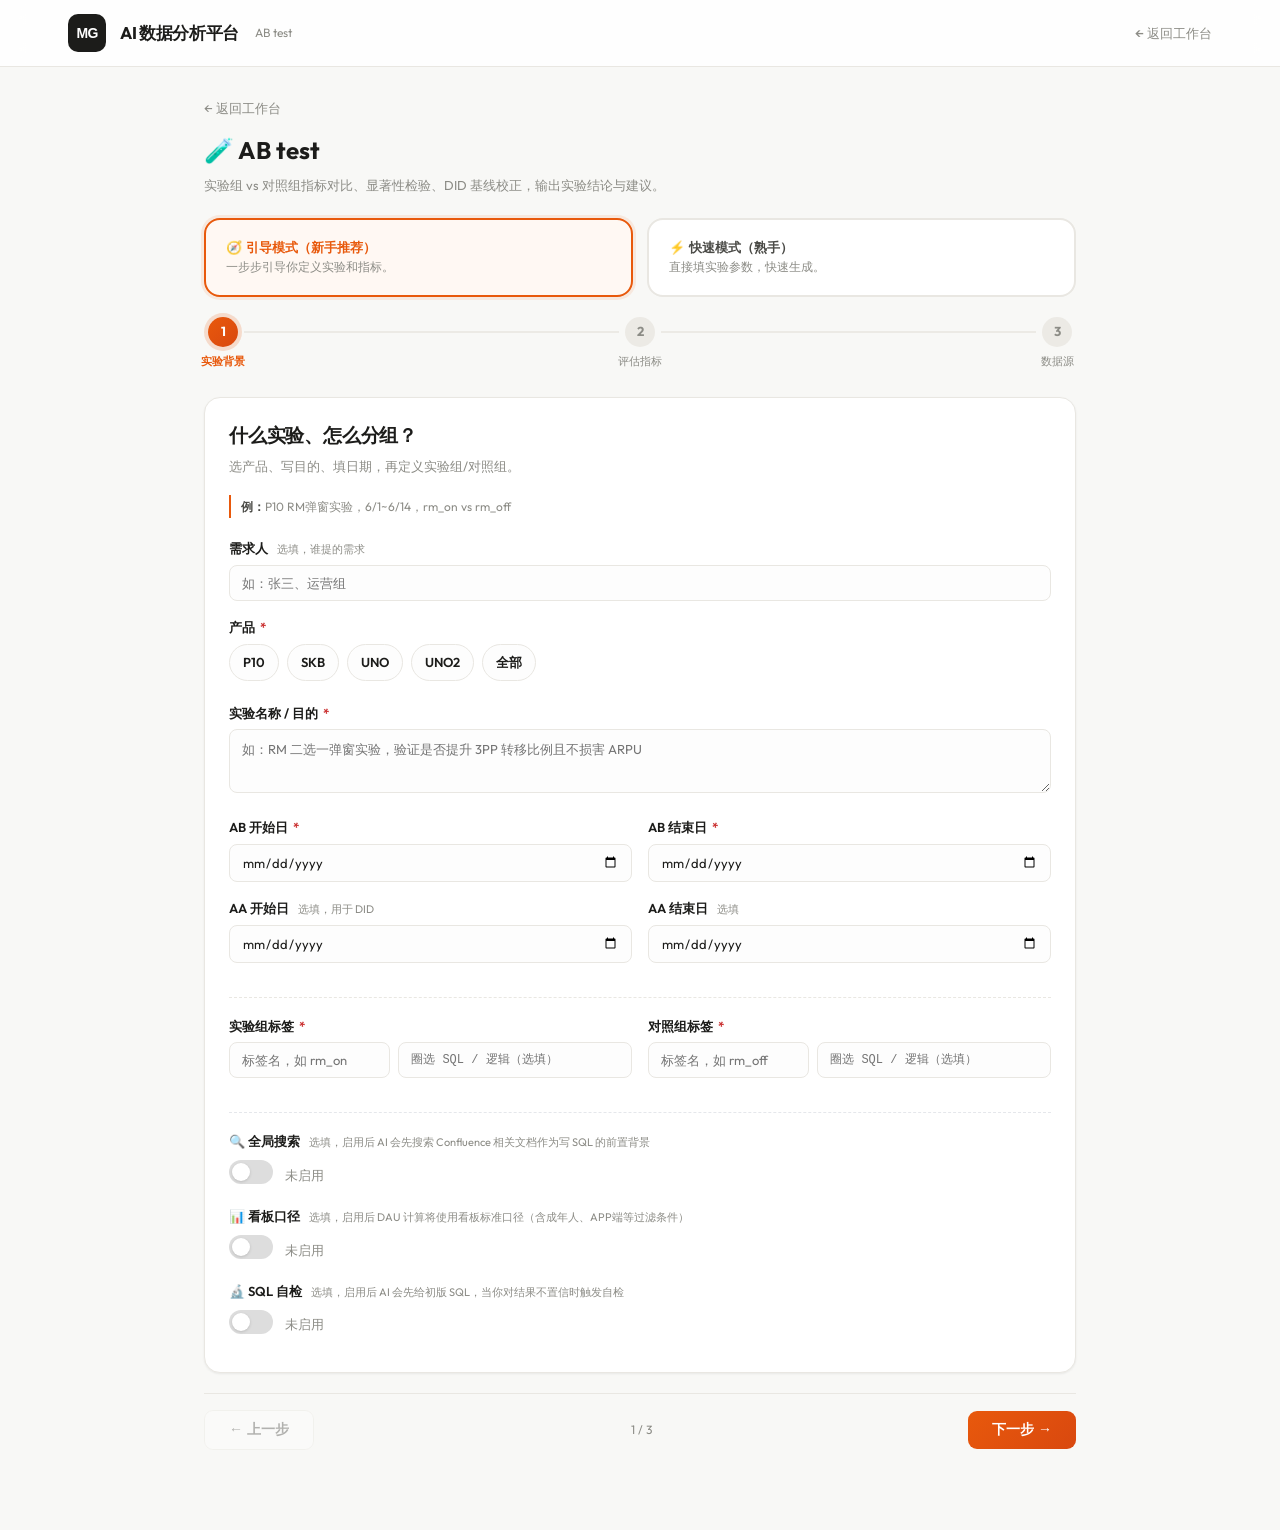
<file: modules/ab_test_form.html>
﻿<!DOCTYPE html>
<html lang="zh-CN">
<head>
  <meta charset="UTF-8">
  <meta name="viewport" content="width=device-width, initial-scale=1.0">
  <title>AB test · AI 数据分析平台</title>
  <link rel="canonical" href="https://troylul998-ship-it.github.io/MG_AI_ANALYTICS_REPORT/modules/ab_test_form.html">
  <link rel="icon" type="image/svg+xml" href="../favicon.svg">
  <link rel="preconnect" href="https://fonts.loli.net" crossorigin>
  <link rel="stylesheet" href="https://fonts.loli.net/css2?family=Outfit:wght@300;400;500;600;700;800&display=swap">
  <link rel="preload" href="../assets/style.css" as="style">
  <link rel="preload" href="../assets/form.css" as="style">
  <link rel="stylesheet" href="../assets/style.css">
  <link rel="stylesheet" href="../assets/form.css">
</head>
<body class="mode-guide">

<header class="topbar">
  <div class="topbar-inner">
    <div class="logo"><svg width="28" height="28" viewBox="0 0 64 64" xmlns="http://www.w3.org/2000/svg"><text x="32" y="44" font-family="-apple-system,SF Pro Display,Helvetica Neue,Arial,sans-serif" font-size="32" font-weight="700" fill="#fff" text-anchor="middle" letter-spacing="-2">MG</text></svg></div>
    <h1>AI 数据分析平台</h1>
    <span class="sub">AB test</span>
    <nav><a href="../index.html">← 返回工作台</a></nav>
  </div>
</header>

<div class="form-wrap">

  <div class="form-head">
    <a class="back" href="../index.html">← 返回工作台</a>
    <h2>🧪 AB test</h2>
    <p>实验组 vs 对照组指标对比、显著性检验、DID 基线校正，输出实验结论与建议。</p>
  </div>

  <div class="mode-switch">
    <button data-mode="guide" class="active">🧭 引导模式（新手推荐）<br><span style="font-weight:400;font-size:12px;color:var(--text-3)">一步步引导你定义实验和指标。</span></button>
    <button data-mode="fast">⚡ 快速模式（熟手）<br><span style="font-weight:400;font-size:12px;color:var(--text-3)">直接填实验参数，快速生成。</span></button>
  </div>
  <div class="mode-hint" id="hint-guide" style="display:none;"></div>
  <div class="mode-hint" id="hint-fast" style="display:none;"></div>

  <form id="ab-form">
    <div class="form-error-summary"></div>

    <!-- 常驻功能条：左侧悬浮 -->

    <div class="fcard">
      <h3><span class="n">1</span> 实验背景</h3>
      <div class="field">
        <label>需求人 <span class="help">选填，谁提的需求</span></label>
        <input type="text" id="owner" placeholder="如：张三、运营组">
      </div>
      <div class="field">
        <label>产品 <span class="req">*</span></label>
        <div class="chips" id="chips-ab-product">
          <label class="chip"><input type="checkbox" name="ab_product" value="P10">P10</label>
          <label class="chip"><input type="checkbox" name="ab_product" value="SKB">SKB</label>
          <label class="chip"><input type="checkbox" name="ab_product" value="UNO">UNO</label>
          <label class="chip"><input type="checkbox" name="ab_product" value="UNO2">UNO2</label>
          <label class="chip"><input type="checkbox" name="ab_product" value="ALL">全部</label>
        </div>
        <select id="product" data-required style="display:none;"><option value="">请选择</option><option value="P10">P10</option><option value="SKB">SKB</option><option value="UNO">UNO</option><option value="UNO2">UNO2</option><option value="ALL">ALL</option></select>
        <div class="err-msg">必填</div>
      </div>
      <div class="field">
        <label>实验名称 / 目的 <span class="req">*</span></label>
        <textarea id="ab_goal" data-required rows="2" placeholder="如：RM 二选一弹窗实验，验证是否提升 3PP 转移比例且不损害 ARPU"></textarea>
        <div class="err-msg">必填</div>
      </div>
      <div class="row">
        <div class="field"><label>AB 开始日 <span class="req">*</span></label><input type="date" id="date_start" data-required><div class="err-msg">必填</div></div>
        <div class="field"><label>AB 结束日 <span class="req">*</span></label><input type="date" id="date_end" data-required><div class="err-msg">必填</div></div>
      </div>
      <div class="row">
        <div class="field"><label>AA 开始日 <span class="help">选填，用于 DID</span></label><input type="date" id="aa_start"></div>
        <div class="field"><label>AA 结束日 <span class="help">选填</span></label><input type="date" id="aa_end"></div>
      </div>
      <hr style="border:none;border-top:1px dashed var(--border);margin:18px 0;">
      <div class="row">
        <div class="field">
          <label>实验组标签 <span class="req">*</span></label>
          <div style="display:flex;gap:8px;">
            <input type="text" id="treat_label" data-required placeholder="标签名，如 rm_on" style="flex:0 0 40%;">
            <input type="text" id="treat_sql" placeholder="圈选 SQL / 逻辑（选填）" style="flex:1;font-family:monospace;font-size:12px;">
          </div>
          <div class="err-msg">必填</div>
        </div>
        <div class="field">
          <label>对照组标签 <span class="req">*</span></label>
          <div style="display:flex;gap:8px;">
            <input type="text" id="ctrl_label" data-required placeholder="标签名，如 rm_off" style="flex:0 0 40%;">
            <input type="text" id="ctrl_sql" placeholder="圈选 SQL / 逻辑（选填）" style="flex:1;font-family:monospace;font-size:12px;">
          </div>
          <div class="err-msg">必填</div>
        </div>
      </div>
      <hr style="border:none;border-top:1px dashed #e5e7eb;margin:18px 0;">
      <div class="field" style="margin-top:16px;">
        <label>&#128269; 全局搜索 <span class="help">选填，启用后 AI 会先搜索 Confluence 相关文档作为写 SQL 的前置背景</span></label>
        <div style="display:flex;align-items:center;gap:12px;margin:8px 0 10px;">
          <label class="toggle-switch">
            <input type="checkbox" id="ab_global_search_toggle">
            <span class="toggle-slider"></span>
          </label>
          <span style="font-size:13px;font-weight:500;" id="ab-search-status">未启用</span>
        </div>
        <div id="ab-search-input-wrap" style="display:none;">
          <input type="text" id="ab_search_keywords" placeholder="输入关键词或 Confluence 链接" style="width:100%;">
          <p style="font-size:11px;color:#999;margin-top:4px;">AI 生成 SQL 前会先查阅 Confluence 中与该关键词/链接相关的所有文档，确保口径准确。</p>
        </div>
      </div>
      <div class="field" style="margin-top:16px;">
        <label>&#128202; 看板口径 <span class="help">选填，启用后 DAU 计算将使用看板标准口径（含成年人、APP端等过滤条件）</span></label>
        <div style="display:flex;align-items:center;gap:12px;margin:8px 0 10px;">
          <label class="toggle-switch">
            <input type="checkbox" id="ab_dashboard_toggle">
            <span class="toggle-slider"></span>
          </label>
          <span style="font-size:13px;font-weight:500;" id="ab-dashboard-status">未启用</span>
        </div>
        <div id="ab-dashboard-desc" style="display:none;">
          <p style="font-size:11px;color:#999;margin-top:4px;">启用后，DAU 和广告收入将严格遵循看板口径：DAU 需 is_adult=1 + UPPER(client)='APP'；广告收入统一用活跃表 advalue_sum_1d 字段。</p>
        </div>
      </div>
      <div class="field" style="margin-top:16px;">
        <label>&#128300; SQL 自检 <span class="help">选填，启用后 AI 会先给初版 SQL，当你对结果不置信时触发自检</span></label>
        <div style="display:flex;align-items:center;gap:12px;margin:8px 0 10px;">
          <label class="toggle-switch">
            <input type="checkbox" id="ab_sql_verify_toggle">
            <span class="toggle-slider"></span>
          </label>
          <span style="font-size:13px;font-weight:500;" id="ab-sql-verify-status">未启用</span>
        </div>
        <div id="ab-sql-verify-desc" style="display:none;">
          <p style="font-size:11px;color:#999;margin-top:4px;">启用后流程：① AI 先快速输出初版 SQL，你直接去 Omnieye 跑 ② 如果报错或对结果有疑问，把报错/结果贴回来 ③ AI 启动完整自检 → 输出修正版 SQL。没问题就不用等自检，有问题再触发。</p>
        </div>
      </div>
    </div>

    <!-- 2 评估指标（指标 + 分析问题）-->
    <div class="fcard">
      <h3><span class="n">2</span> 评估指标</h3>
      <div class="field" data-required-group="ab_metrics">
        <label>主要成功指标 <span class="req">*</span> <span class="help">实验想证明的核心指标</span></label>
        <div class="chips" id="chips-ab-metrics" data-custom="ab_metrics">
          <label class="chip"><input type="checkbox" name="ab_metrics" value="transfer_rate">3PP 转移比例</label>
          <label class="chip"><input type="checkbox" name="ab_metrics" value="ARPU">ARPU</label>
          <label class="chip"><input type="checkbox" name="ab_metrics" value="pay_rate">付费率</label>
          <label class="chip"><input type="checkbox" name="ab_metrics" value="revenue">收入</label>
          <label class="chip"><input type="checkbox" name="ab_metrics" value="retention">留存率</label>
          <label class="chip"><input type="checkbox" name="ab_metrics" value="engagement">活跃/参与度</label>
        </div>
        <div class="err-msg">至少选择一个指标</div>
      </div>
      <div class="field">
        <label>护栏指标 <span class="help">选填，确保实验不伤害的指标</span></label>
        <div class="chips" id="chips-ab-guardrails" data-custom="ab_guardrails">
          <label class="chip"><input type="checkbox" name="ab_guardrails" value="ARPU">ARPU</label>
          <label class="chip"><input type="checkbox" name="ab_guardrails" value="retention_d7">D7 留存</label>
          <label class="chip"><input type="checkbox" name="ab_guardrails" value="crash_rate">崩溃率</label>
          <label class="chip"><input type="checkbox" name="ab_guardrails" value="session_time">会话时长</label>
        </div>
      </div>
      <div class="field">
        <label>下钻维度 <span class="help">选填</span></label>
        <div class="chips" id="chips-ab-dims" data-custom="ab_dims">
          <label class="chip"><input type="checkbox" name="ab_dims" value="platform">设备平台</label>
          <label class="chip"><input type="checkbox" name="ab_dims" value="reg_days">注册天数</label>
          <label class="chip"><input type="checkbox" name="ab_dims" value="pay_segment">付费分层</label>
          <label class="chip"><input type="checkbox" name="ab_dims" value="country">国家</label>
        </div>
      </div>
      <hr style="border:none;border-top:1px dashed var(--border);margin:18px 0;">
      <div class="field">
        <label>报告要回答的问题 <span class="help">点选快速添加，或自己写</span></label>
        <div class="chips" id="chips-ab-presetq">
          <label class="chip"><input type="checkbox" value="实验组的核心指标是否显著优于对照组？">核心指标显著性</label>
          <label class="chip"><input type="checkbox" value="实验是否对护栏指标有负面影响？">护栏是否受损</label>
          <label class="chip"><input type="checkbox" value="效果在不同人群/平台间是否一致？">分群一致性</label>
          <label class="chip"><input type="checkbox" value="AA 期间两组基线是否对齐？">AA 基线检验</label>
          <label class="chip"><input type="checkbox" value="是否建议全量？条件是什么？">全量建议</label>
        </div>
      </div>
      <div id="ab-q-rows"></div>
      <button type="button" class="btn-add" id="add-ab-q">+ 添加问题</button>
    </div>

    <!-- 3 数据源 -->
    <div class="fcard">
      <h3><span class="n">3</span> 数据源 <span class="help" style="font-weight:400">选填</span></h3>

      <div class="field">
        <label>📊 数据列 <span class="help">已根据前面选择自动生成，可手动增删</span></label>
        <p style="font-size:12px;color:var(--text-3);margin-bottom:10px;">定义每列含义，AI 据此处理数据。也可拖入 CSV 文件或粘贴表头一行自动识别列名。</p>
        <div class="csv-detect">
          <div class="csv-drop" id="ab-csv-drop">📎 点击选择 CSV 文件，或把文件拖到这里 —— <b>自动识别列名</b></div>
          <input type="text" id="ab-csv-paste" placeholder="或粘贴表头一行后回车" style="flex:0 0 220px;">
        </div>
        <div id="ab-map-rows"></div>
        <button type="button" class="btn-add" id="ab-add-map">+ 添加列映射</button>
      </div>

      <hr style="border:none;border-top:1px solid var(--border);margin:20px 0;">

      <div class="field">
        <label>📋 埋点 / 日志参考 <span class="help">选填，提供后 SQL 会引用真实表和字段</span></label>
        <p style="font-size:12px;color:var(--text-3);margin-bottom:10px;">填写相关埋点名、Confluence 文档链接、可获取的指标，AI 生成 SQL 时会参考这些真实口径。</p>
        <div class="chips" id="chips-ab-log-presets" style="margin-bottom:10px;">
          <label class="chip"><input type="checkbox" name="ab_log_pre" value="active">活跃日志</label>
          <label class="chip"><input type="checkbox" name="ab_log_pre" value="pay">付费日志</label>
          <label class="chip"><input type="checkbox" name="ab_log_pre" value="ad">广告日志</label>
          <label class="chip"><input type="checkbox" name="ab_log_pre" value="login">登录日志</label>
          <label class="chip"><input type="checkbox" name="ab_log_pre" value="retain">留存日志</label>
        </div>
        <div id="ab-log-ref-rows"></div>
        <button type="button" class="btn-add" id="add-ab-log-ref">+ 添加埋点参考</button>
      </div>

      <hr style="border:none;border-top:1px solid var(--border);margin:20px 0;">

      <div class="field">
        <label>📝 历史 SQL 参考 <span class="help">选填，有类似指标的历史 SQL 可贴在这里</span></label>
        <p style="font-size:12px;color:var(--text-3);margin-bottom:10px;">AI 会参考历史 SQL 文档中的表名、字段名、JOIN 逻辑和过滤条件来编写新 SQL。</p>
        <div class="chips" id="chips-ab-sql-presets" style="margin-bottom:10px;">
          <label class="chip"><input type="checkbox" name="ab_sql_pre" value="dau">DAU 取数</label>
          <label class="chip"><input type="checkbox" name="ab_sql_pre" value="revenue">付费收入</label>
          <label class="chip"><input type="checkbox" name="ab_sql_pre" value="retention">留存率</label>
          <label class="chip"><input type="checkbox" name="ab_sql_pre" value="ad_rev">广告收入</label>
        </div>
        <div id="ab-sql-ref-rows"></div>
        <button type="button" class="btn-add" id="ab-add-sql-ref">+ 添加历史 SQL</button>
      </div>

      <hr style="border:none;border-top:1px solid var(--border);margin:20px 0;">

      <div class="field">
        <label>补充信息 <span class="help">选填</span></label>
        <textarea id="notes" rows="2" placeholder="如：实验 ID 为 exp_123，分组通过 server 下发"></textarea>
      </div>
    </div>

    <div class="submit-bar">
      <button type="button" class="btn btn-ghost" id="btn-reset">重置</button>
      <button type="submit" class="btn btn-primary">✅ 完成并生成</button>
    </div>
  </form>

  <div class="output hidden" id="output">
    <div class="out-tabs"></div>
    <div class="out-body"></div>
  </div>

</div>

<script src="../assets/form-framework.js" defer></script>
<script src="../assets/modules/ab_test.js" defer></script>
</body>
</html>
</file>
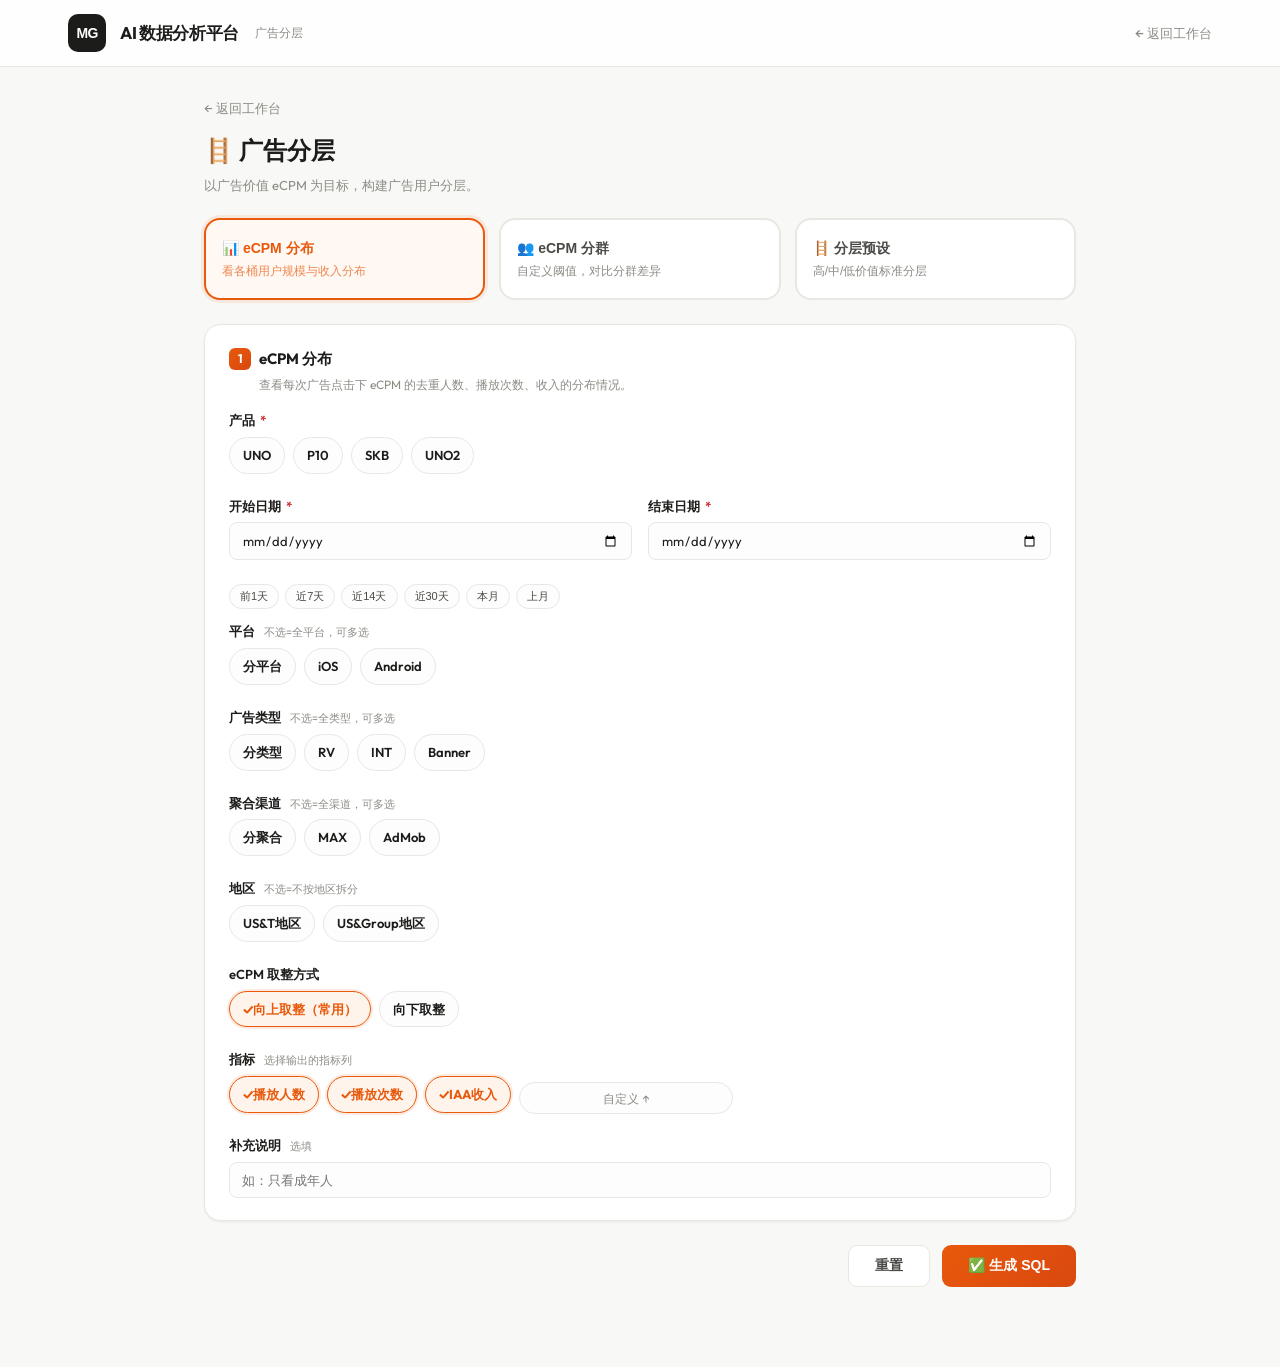
<file: modules/ad_tiering_form.html>
<!DOCTYPE html>
<html lang="zh-CN">
<head>
  <meta charset="UTF-8">
  <meta name="viewport" content="width=device-width, initial-scale=1.0">
  <title>广告分层 · AI 数据分析平台</title>
  <link rel="canonical" href="https://troylul998-ship-it.github.io/MG_AI_ANALYTICS_REPORT/modules/ad_tiering_form.html">
  <link rel="icon" type="image/svg+xml" href="../favicon.svg">
  <link rel="preconnect" href="https://fonts.loli.net" crossorigin>
  <link rel="stylesheet" href="https://fonts.loli.net/css2?family=Outfit:wght@300;400;500;600;700;800&display=swap">
  <link rel="preload" href="../assets/style.css" as="style">
  <link rel="preload" href="../assets/form.css" as="style">
  <link rel="stylesheet" href="../assets/style.css">
  <link rel="stylesheet" href="../assets/form.css">
  <style>
    .scene-switch{display:grid;grid-template-columns:1fr 1fr 1fr;gap:14px;margin:18px 0 24px;}
    .scene-switch button{border:2px solid var(--border);background:var(--surface);cursor:pointer;padding:18px 16px;border-radius:var(--radius);font-size:14px;font-weight:600;color:var(--text-2);transition:all .2s;text-align:left;line-height:1.5;}
    .scene-switch button:hover{border-color:var(--brand-1);background:#fff8f3;}
    .scene-switch button.active{border-color:var(--brand-1);color:var(--brand-1);background:#fff8f3;box-shadow:0 0 0 3px rgba(232,89,12,0.1);}
    .scene-switch button .scene-desc{display:block;font-size:12px;font-weight:400;color:var(--text-3);margin-top:3px;}
    .scene-switch button.active .scene-desc{color:var(--brand-1);opacity:.7;}
    @media(max-width:640px){.scene-switch{grid-template-columns:1fr;}}
    .tab-panel{display:none;animation:fadeIn .25s;}
    .tab-panel.active{display:block;}
    @keyframes fadeIn{from{opacity:0;transform:translateY(6px)}to{opacity:1;transform:translateY(0)}}
  </style>
</head>
<body>
<header class="topbar"><div class="topbar-inner"><div class="logo"><svg width="28" height="28" viewBox="0 0 64 64" xmlns="http://www.w3.org/2000/svg"><text x="32" y="44" font-family="-apple-system,SF Pro Display,Helvetica Neue,Arial,sans-serif" font-size="32" font-weight="700" fill="#fff" text-anchor="middle" letter-spacing="-2">MG</text></svg></div><h1>AI 数据分析平台</h1><span class="sub">广告分层</span><nav><a href="../index.html">← 返回工作台</a></nav></div></header>
<div class="form-wrap">
  <div class="form-head"><a class="back" href="../index.html">← 返回工作台</a><h2>🪜 广告分层</h2><p>以广告价值 eCPM 为目标，构建广告用户分层。</p></div>

  <div class="scene-switch">
    <button class="active" data-tab="tab-dist">📊 eCPM 分布<span class="scene-desc">看各桶用户规模与收入分布</span></button>
    <button data-tab="tab-segment">👥 eCPM 分群<span class="scene-desc">自定义阈值，对比分群差异</span></button>
    <button data-tab="tab-preset">🪜 分层预设<span class="scene-desc">高/中/低价值标准分层</span></button>
  </div>

  <!-- Tab 1: eCPM 分布 -->
  <div class="tab-panel active" id="tab-dist">
    <form id="form-dist">
      <div class="form-error-summary"></div>
      <div class="fcard">
        <h3><span class="n">1</span> eCPM 分布</h3>
        <p class="card-desc">查看每次广告点击下 eCPM 的去重人数、播放次数、收入的分布情况。</p>
        <div class="field"><label>产品 <span class="req">*</span></label><div class="chips" id="chips-dist-product"><label class="chip"><input type="radio" name="dist_product" value="UNO">UNO</label><label class="chip"><input type="radio" name="dist_product" value="P10">P10</label><label class="chip"><input type="radio" name="dist_product" value="SKB">SKB</label><label class="chip"><input type="radio" name="dist_product" value="UNO2">UNO2</label></div><input type="hidden" id="dist_product_sel" data-required><div class="err-msg">必填</div></div>
        <div class="row"><div class="field"><label>开始日期 <span class="req">*</span></label><input type="date" id="dist_date_start" data-required><div class="err-msg">必填</div></div><div class="field"><label>结束日期 <span class="req">*</span></label><input type="date" id="dist_date_end" data-required><div class="err-msg">必填</div></div></div>
        <div class="date-shortcuts" style="display:flex;gap:6px;flex-wrap:wrap;margin-top:8px;margin-bottom:12px;">
          <button type="button" class="date-quick" data-range="1">前1天</button>
          <button type="button" class="date-quick" data-range="7">近7天</button>
          <button type="button" class="date-quick" data-range="14">近14天</button>
          <button type="button" class="date-quick" data-range="30">近30天</button>
          <button type="button" class="date-quick" data-range="month">本月</button>
          <button type="button" class="date-quick" data-range="lastmonth">上月</button>
        </div>
        <div class="field"><label>平台 <span class="help">不选=全平台，可多选</span></label><div class="chips"><label class="chip"><input type="checkbox" name="dist_platform" value="split">分平台</label><label class="chip"><input type="checkbox" name="dist_platform" value="IOS">iOS</label><label class="chip"><input type="checkbox" name="dist_platform" value="ANDROID">Android</label></div></div>
        <div class="field"><label>广告类型 <span class="help">不选=全类型，可多选</span></label><div class="chips"><label class="chip"><input type="checkbox" name="dist_adtype" value="split">分类型</label><label class="chip"><input type="checkbox" name="dist_adtype" value="rewardvideo">RV</label><label class="chip"><input type="checkbox" name="dist_adtype" value="interstitial">INT</label><label class="chip"><input type="checkbox" name="dist_adtype" value="banner">Banner</label></div></div>
        <div class="field"><label>聚合渠道 <span class="help">不选=全渠道，可多选</span></label><div class="chips"><label class="chip"><input type="checkbox" name="dist_mediation" value="split">分聚合</label><label class="chip"><input type="checkbox" name="dist_mediation" value="max">MAX</label><label class="chip"><input type="checkbox" name="dist_mediation" value="admob">AdMob</label></div></div>
        <div class="field"><label>地区 <span class="help">不选=不按地区拆分</span></label><div class="chips" id="chips-dist-area"><label class="chip"><input type="checkbox" name="dist_area" value="area_type">US&amp;T地区</label><label class="chip"><input type="checkbox" name="dist_area" value="area_group">US&amp;Group地区</label></div></div>
        <div class="field"><label>eCPM 取整方式</label><div class="chips" id="chips-dist-round"><label class="chip checked"><input type="radio" name="dist_round" value="ceil" checked>向上取整（常用）</label><label class="chip"><input type="radio" name="dist_round" value="floor">向下取整</label></div></div>
        <div class="field"><label>指标 <span class="help">选择输出的指标列</span></label><div class="chips" data-custom="dist_metrics"><label class="chip"><input type="checkbox" name="dist_metrics" value="play_users" checked>播放人数</label><label class="chip"><input type="checkbox" name="dist_metrics" value="play_count" checked>播放次数</label><label class="chip"><input type="checkbox" name="dist_metrics" value="iaa_revenue" checked>IAA收入</label></div></div>
        <div class="field"><label>补充说明 <span class="help">选填</span></label><input type="text" id="dist_notes" placeholder="如：只看成年人"></div>
      </div>
      <div class="submit-bar"><button type="button" class="btn btn-ghost btn-reset">重置</button><button type="submit" class="btn btn-primary">✅ 生成 SQL</button></div>
    </form>
  </div>

  <!-- Tab 2: eCPM 分群 -->
  <div class="tab-panel" id="tab-segment">
    <form id="form-segment">
      <div class="form-error-summary"></div>
      <div class="fcard">
        <h3><span class="n">1</span> eCPM 分群对比</h3>
        <p class="card-desc">自定义 eCPM 阈值划分人群，对比各群体的付费、活跃、广告行为差异。</p>
        <div class="field"><label>产品 <span class="req">*</span></label><div class="chips" id="chips-seg-product"><label class="chip"><input type="radio" name="seg_product" value="UNO">UNO</label><label class="chip"><input type="radio" name="seg_product" value="P10">P10</label><label class="chip"><input type="radio" name="seg_product" value="SKB">SKB</label><label class="chip"><input type="radio" name="seg_product" value="UNO2">UNO2</label></div><select id="seg_product_sel" data-required style="display:none;"><option value="">请选择</option><option value="UNO">UNO</option><option value="P10">P10</option><option value="SKB">SKB</option><option value="UNO2">UNO2</option></select><div class="err-msg">必填</div></div>
        <div class="row"><div class="field"><label>开始日期 <span class="req">*</span></label><input type="date" id="seg_date_start" data-required><div class="err-msg">必填</div></div><div class="field"><label>结束日期 <span class="req">*</span></label><input type="date" id="seg_date_end" data-required><div class="err-msg">必填</div></div></div>
        <div class="field"><label>平台 <span class="help">不选=全平台</span></label><div class="chips"><label class="chip"><input type="checkbox" name="seg_platform" value="IOS">iOS</label><label class="chip"><input type="checkbox" name="seg_platform" value="ANDROID">Android</label></div></div>
        <div class="field"><label>分群阈值 <span class="req">*</span> <span class="help">逗号分隔，单位美元</span></label><input type="text" id="seg_thresholds" data-required placeholder="如：10,30,60 → [0,10)低 / [10,30)中 / [30,60)高 / [60+]极高"><div class="err-msg">必填，逗号分隔数值</div></div>
        <div class="field"><label>对比指标 <span class="help">不选=全输出</span></label><div class="chips"><label class="chip"><input type="checkbox" name="seg_metrics" value="user_count" checked>用户数</label><label class="chip"><input type="checkbox" name="seg_metrics" value="revenue" checked>广告收入</label><label class="chip"><input type="checkbox" name="seg_metrics" value="freq" checked>Freq</label><label class="chip"><input type="checkbox" name="seg_metrics" value="arpu">ARPU</label><label class="chip"><input type="checkbox" name="seg_metrics" value="retention">留存</label><label class="chip"><input type="checkbox" name="seg_metrics" value="pay_rate">付费率</label></div></div>
        <div class="field"><label>补充说明 <span class="help">选填</span></label><input type="text" id="seg_notes" placeholder="如：对比各群 D7 留存 / 只看新用户"></div>
      </div>
      <div class="submit-bar"><button type="button" class="btn btn-ghost btn-reset">重置</button><button type="submit" class="btn btn-primary">✅ 生成 SQL</button></div>
    </form>
  </div>

  <!-- Tab 3: 分层预设 -->
  <div class="tab-panel" id="tab-preset">
    <form id="form-preset">
      <div class="form-error-summary"></div>
      <div class="fcard">
        <h3><span class="n">1</span> 分层预设</h3>
        <p class="card-desc">使用团队预设的分层规则，一键生成标准分层 SQL。</p>
        <div class="field"><label>产品 <span class="req">*</span></label><div class="chips" id="chips-pre-product"><label class="chip"><input type="radio" name="pre_product" value="UNO">UNO</label><label class="chip"><input type="radio" name="pre_product" value="P10">P10</label><label class="chip"><input type="radio" name="pre_product" value="SKB">SKB</label><label class="chip"><input type="radio" name="pre_product" value="UNO2">UNO2</label></div><select id="pre_product_sel" data-required style="display:none;"><option value="">请选择</option><option value="UNO">UNO</option><option value="P10">P10</option><option value="SKB">SKB</option><option value="UNO2">UNO2</option></select><div class="err-msg">必填</div></div>
        <div class="row"><div class="field"><label>开始日期 <span class="req">*</span></label><input type="date" id="pre_date_start" data-required><div class="err-msg">必填</div></div><div class="field"><label>结束日期 <span class="req">*</span></label><input type="date" id="pre_date_end" data-required><div class="err-msg">必填</div></div></div>
        <div class="field"><label>平台 <span class="help">不选=全平台</span></label><div class="chips"><label class="chip"><input type="checkbox" name="pre_platform" value="IOS">iOS</label><label class="chip"><input type="checkbox" name="pre_platform" value="ANDROID">Android</label></div></div>
        <div class="field"><label>预设方案 <span class="req">*</span></label><div class="chips" id="chips-preset-scheme"><label class="chip checked"><input type="radio" name="preset_scheme" value="quartile" checked>四分位（P25/P50/P75）</label><label class="chip"><input type="radio" name="preset_scheme" value="value_tier">价值三档（低/中/高）</label><label class="chip"><input type="radio" name="preset_scheme" value="head_tail">头尾分析（Top10% vs 底部50%）</label></div></div>
        <div class="field"><label>广告类型 <span class="help">不选=全类型</span></label><div class="chips"><label class="chip"><input type="checkbox" name="pre_adtype" value="rewardvideo">激励视频 (RV)</label><label class="chip"><input type="checkbox" name="pre_adtype" value="interstitial">插屏 (INT)</label><label class="chip"><input type="checkbox" name="pre_adtype" value="banner">Banner</label></div></div>
        <div class="field"><label>补充说明 <span class="help">选填</span></label><input type="text" id="pre_notes" placeholder="如：额外输出各层的 D7 留存"></div>
      </div>
      <div class="submit-bar"><button type="button" class="btn btn-ghost btn-reset">重置</button><button type="submit" class="btn btn-primary">✅ 生成 SQL</button></div>
    </form>
  </div>

  <!-- 共享输出区 -->
  <div class="output hidden" id="output"><div class="out-tabs"></div><div class="out-body"></div></div>
</div>

<script src="../assets/form-framework.js" defer></script>
<script>
document.addEventListener('DOMContentLoaded', () => {
  FF.init();
  // 强制初始化默认选中状态
  document.querySelectorAll('.chip input:checked').forEach(inp => { inp.closest('.chip').classList.add('checked'); });

  // Tab 切换
  document.querySelectorAll('.scene-switch button').forEach(btn => {
    btn.addEventListener('click', () => {
      document.querySelectorAll('.scene-switch button').forEach(b => b.classList.remove('active'));
      document.querySelectorAll('.tab-panel').forEach(p => p.classList.remove('active'));
      btn.classList.add('active');
      document.getElementById(btn.dataset.tab).classList.add('active');
    });
  });

  // 产品 Chips 联动（单选 radio）
  function bindChips(chipsId, selectId) {
    document.querySelectorAll(`#${chipsId} .chip`).forEach(chip => {
      const inp = chip.querySelector('input');
      inp.addEventListener('change', () => {
        chip.closest('.chips').querySelectorAll('.chip').forEach(c => c.classList.remove('checked'));
        chip.classList.add('checked');
        document.getElementById(selectId).value = inp.value;
      });
    });
  }
  bindChips('chips-dist-product', 'dist_product_sel');
  bindChips('chips-seg-product', 'seg_product_sel');
  bindChips('chips-pre-product', 'pre_product_sel');

  // 取整方式 radio
  document.querySelectorAll('#chips-dist-round .chip').forEach(chip => {
    const inp = chip.querySelector('input');
    inp.addEventListener('change', () => { chip.closest('.chips').querySelectorAll('.chip').forEach(c => c.classList.remove('checked')); chip.classList.add('checked'); });
  });
  // 预设方案 radio
  document.querySelectorAll('#chips-preset-scheme .chip').forEach(chip => {
    const inp = chip.querySelector('input');
    inp.addEventListener('change', () => { chip.closest('.chips').querySelectorAll('.chip').forEach(c => c.classList.remove('checked')); chip.classList.add('checked'); });
  });

  // 日期快捷按钮
  document.querySelectorAll('#tab-dist .date-quick').forEach(btn => {
    btn.addEventListener('click', () => {
      const range = btn.dataset.range;
      const today = new Date();
      const fmt = d => d.toISOString().slice(0, 10);
      let start, end;
      if (range === '1') { const y = new Date(today); y.setDate(today.getDate()-1); start=y; end=y; }
      else if (range === 'month') { start = new Date(today.getFullYear(), today.getMonth(), 1); end = today; }
      else if (range === 'lastmonth') { start = new Date(today.getFullYear(), today.getMonth()-1, 1); end = new Date(today.getFullYear(), today.getMonth(), 0); }
      else { const days = parseInt(range); start = new Date(today); start.setDate(today.getDate()-days+1); end = today; }
      document.getElementById('dist_date_start').value = fmt(start);
      document.getElementById('dist_date_end').value = fmt(end);
      btn.closest('.date-shortcuts').querySelectorAll('.date-quick').forEach(b => b.classList.remove('active'));
      btn.classList.add('active');
    });
  });

  // 重置
  document.querySelectorAll('.btn-reset').forEach(btn => { btn.addEventListener('click', () => { if(confirm('确认重置？')) location.reload(); }); });

  // 工具
  const TABLE_MAP = {
    UNO:  { schema:'dw_ods_mn01', active:'dm_mn01_player_active_info', pk:'role_id', adlog:'c_app_ad_log', mode:'single_uno' },
    P10:  { schema:'dw_ods_common_mn02', active:'dm_mn02_player_active_info', pk:'account_id', adplay:'c_adplay', advalue:'c_adpaid', mode:'split', adSchema:'dw_ods_mn02' },
    SKB:  { schema:'dw_ods_common_mn04', active:'dm_mn04_player_active_info', pk:'account_id', adplay:'c_adplay', advalue:'c_advalue', mode:'split', adSchema:'dw_ods_mn04' },
    UNO2: { schema:'dw_ods_mn08', active:'dm_mn08_player_active_info', pk:'role_id', adlog:'c_client_app_ad_log', mode:'single' }
  };
  function getChecked(name) { return [...document.querySelectorAll(`input[name="${name}"]:checked`)].map(i=>i.value); }

  // ═══════════ Form 1: eCPM 分布 ═══════════
  document.getElementById('form-dist').addEventListener('submit', e => {
    e.preventDefault(); if (!FF.validate(e.target)) return;
    const product = document.getElementById('dist_product_sel').value;
    const t = TABLE_MAP[product];
    if (!t) return;
    const dateStart = document.getElementById('dist_date_start').value;
    const dateEnd = document.getElementById('dist_date_end').value;
    const platforms = getChecked('dist_platform');
    const adtypes = getChecked('dist_adtype');
    const mediations = getChecked('dist_mediation');
    const areas = getChecked('dist_area');
    const roundMode = document.querySelector('input[name="dist_round"]:checked').value;
    const metrics = getChecked('dist_metrics');
    const notes = document.getElementById('dist_notes').value;
    const roundFn = roundMode === 'ceil' ? 'CEIL' : 'FLOOR';
    const platformFilter = platforms.filter(p => p !== 'split');
    const adtypeFilter = adtypes.filter(a => a !== 'split');
    const mediationFilter = mediations.filter(m => m !== 'split');
    const area = areas.length ? areas[0] : '';

    const fixedDims = ['date'];
    if (platforms.includes('split')) fixedDims.push('platform');
    const cubeDims = ['adtype','entrance_id','ecpm_value'];
    if (mediations.includes('split')) cubeDims.splice(2, 0, 'mediation');
    const metricCols = [];
    metrics.forEach(m => {
      if (m === 'play_users') metricCols.push("COUNT(DISTINCT account_id) AS user_count");
      else if (m === 'play_count') metricCols.push("SUM(play_cnt) AS total_plays");
      else if (m === 'iaa_revenue') metricCols.push("ROUND(SUM(revenue),4) AS total_revenue");
      else metricCols.push(`-- TODO: ${m}`);
    });
    metricCols.push("ROUND(AVG(CASE WHEN play_cnt > 0 THEN revenue * 1000.0 / play_cnt END),2) AS avg_ecpm");

    let sql = '';
    sql += `-- ============================================================\n`;
    sql += `-- ${product} eCPM 分布：每用户当天每次点击下的 eCPM 分桶\n`;
    sql += `-- 时间：${dateStart} ~ ${dateEnd}\n`;
    sql += `-- ============================================================\n\n`;

    // player_base
    sql += `WITH player_base AS\n(\n    SELECT  date\n`;
    if (t.mode === 'single_uno') sql += `           ,cast(role_id AS varchar) AS account_id\n`;
    else sql += `           ,lower(account_id) AS account_id\n`;
    sql += `           ,MAX(platform)     AS platform\n`;
    if (area) sql += `           ,MAX(country)      AS country\n`;
    sql += `    FROM   ${t.schema}.${t.active}\n`;
    sql += `    WHERE  date BETWEEN '${dateStart}' AND '${dateEnd}'\n`;
    if (platformFilter.length) sql += `      AND UPPER(platform) IN ('${platformFilter.join("','")}')\n`;
    sql += `    GROUP BY date, ${t.mode === 'single_uno' ? 'role_id' : 'account_id'}\n),\n`;

    // ad_data
    if (t.mode === 'single') {
      sql += `ad_data AS\n(\n    SELECT  date\n           ,lower(sdk_account_id) AS account_id\n           ,adtype\n           ,entranceid\n           ,platform\n           ,mediation\n`;
      sql += `           ,SUM(CASE WHEN log_subtype = 'adplay' THEN 1 ELSE 0 END) AS play_times\n`;
      sql += `           ,SUM(CASE WHEN log_subtype = 'advalue' THEN if(platform = 'IOS', value, value/1000000) ELSE 0 END) AS revenue\n`;
      sql += `    FROM ${t.schema}.${t.adlog}\n    WHERE date BETWEEN '${dateStart}' AND '${dateEnd}'\n      AND log_subtype IN ('adplay','advalue')\n`;
      if (platformFilter.length) sql += `      AND UPPER(platform) IN ('${platformFilter.join("','")}')\n`;
      if (adtypeFilter.length) sql += `      AND adtype IN ('${adtypeFilter.join("','")}')\n`;
      if (mediationFilter.length) sql += `      AND mediation IN ('${mediationFilter.join("','")}')\n`;
      sql += `    GROUP BY date, sdk_account_id, adtype, entranceid, platform, mediation\n),\n`;
    } else if (t.mode === 'single_uno') {
      sql += `ad_data AS\n(\n    SELECT  date\n           ,cast(roleid AS varchar) AS account_id\n           ,adtype\n           ,'' AS entranceid\n           ,platform\n           ,mediation\n`;
      sql += `           ,SUM(if(log_type = 'adplay' AND status = '1', 1, 0)) AS play_times\n`;
      sql += `           ,SUM(CASE WHEN log_type = 'advalue' AND platform = 'IOS' THEN cast(value AS double)\n                     WHEN log_type = 'advalue' AND platform = 'ANDROID' THEN cast(value AS double)/1000000.0\n                     ELSE 0 END) AS revenue\n`;
      sql += `    FROM ${t.schema}.${t.adlog}\n    WHERE date BETWEEN '${dateStart}' AND '${dateEnd}'\n      AND log_type IN ('adplay','advalue')\n      AND substr(log_time, 1, 10) = date\n`;
      if (platformFilter.length) sql += `      AND UPPER(platform) IN ('${platformFilter.join("','")}')\n`;
      if (adtypeFilter.length) sql += `      AND adtype IN ('${adtypeFilter.join("','")}')\n`;
      if (mediationFilter.length) sql += `      AND mediation IN ('${mediationFilter.join("','")}')\n`;
      sql += `    GROUP BY date, roleid, adtype, mediation, platform\n),\n`;
    } else {
      const adSch = t.adSchema || t.schema;
      sql += `ad_data AS\n(\n    SELECT date, account_id, adtype, entranceid, platform, mediation\n`;
      sql += `           ,SUM(CASE WHEN log_type = 'adplay' THEN times ELSE 0 END) AS play_times\n`;
      sql += `           ,SUM(CASE WHEN log_type = 'advalue' THEN value ELSE 0 END) AS revenue\n    FROM\n    (\n`;
      sql += `        SELECT date, lower(account_id) AS account_id, adtype, entranceid, platform, mediation, 'adplay' AS log_type, 0 AS value, 1 AS times\n`;
      sql += `        FROM ${adSch}.${t.adplay}\n        WHERE date BETWEEN '${dateStart}' AND '${dateEnd}'\n`;
      if (platformFilter.length) sql += `          AND UPPER(platform) IN ('${platformFilter.join("','")}')\n`;
      if (adtypeFilter.length) sql += `          AND adtype IN ('${adtypeFilter.join("','")}')\n`;
      if (mediationFilter.length) sql += `          AND mediation IN ('${mediationFilter.join("','")}')\n`;
      sql += `        UNION ALL\n`;
      sql += `        SELECT date, lower(account_id) AS account_id, adtype, entranceid, platform, mediation, 'advalue' AS log_type, if(platform = 'IOS', value, value/1000000) AS value, 1 AS times\n`;
      sql += `        FROM ${adSch}.${t.advalue}\n        WHERE date BETWEEN '${dateStart}' AND '${dateEnd}'\n`;
      if (platformFilter.length) sql += `          AND UPPER(platform) IN ('${platformFilter.join("','")}')\n`;
      if (adtypeFilter.length) sql += `          AND adtype IN ('${adtypeFilter.join("','")}')\n`;
      if (mediationFilter.length) sql += `          AND mediation IN ('${mediationFilter.join("','")}')\n`;
      sql += `    )\n    GROUP BY date, account_id, adtype, entranceid, platform, mediation\n),\n`;
    }

    // player_ecpm
    sql += `player_ecpm AS\n(\n    SELECT  p.date\n           ,p.account_id\n           ,p.platform\n`;
    if (area) sql += `           ,p.country\n`;
    sql += `           ,COALESCE(a.adtype,'None')     AS adtype\n           ,COALESCE(a.entranceid,'None') AS entrance_id\n           ,COALESCE(a.mediation,'None')  AS mediation\n`;
    sql += `           ,COALESCE(a.play_times,0)      AS play_cnt\n           ,COALESCE(a.revenue,0)         AS revenue\n`;
    sql += `           ,CASE WHEN COALESCE(a.play_times,0) = 0 THEN 0\n                 ELSE ${roundFn}(a.revenue * 1000.0 / a.play_times) END AS ecpm_value\n`;
    sql += `    FROM player_base p\n    LEFT JOIN ad_data a\n      ON p.date = a.date AND p.account_id = a.account_id\n)\n`;

    // 地区 SELECT 列
    let areaCol = '';
    if (area === 'area_type') areaCol = `       ,CASE WHEN UPPER(country) IN ('US') THEN 'US' WHEN UPPER(country) IN ('AU','CA','CN','DE','HK','JP','KR','NZ','SG','TW','GB','FR') THEN 'T1' WHEN UPPER(country) IN ('AE','AT','BE','BS','CH','CY','CZ','DK','EE','ES','FI','HU','IE','IL','IS','IT','KW','LU','NL','NO','PL','PR','PT','QA','RU','SA','SE','SM','SV','TR') THEN 'T2' ELSE 'T3' END AS area_type\n`;
    else if (area === 'area_group') areaCol = `       ,CASE WHEN country = 'US' THEN 'US' WHEN country IN ('TZ','BG','BW','UA','GE','LT','NZ','CG','TR','GB','UZ','GT','CY','ZA','HN','UY','SR','JM','PK','YE','DE','RS','RO','GH','IT','CA','NA','FI','KY','EE','OM','IE','TG','AL','EG','BB','DK','SI','AW','HK','AO','JP','SE','WS','SA','JO','NL','BE','LU','AU','MT','AT','BN','SG','CS','HR','NO','GP','BS','NC','GM','CH','LB','CN','FJ','PR','LY','AE','YT','IL','NG','MU','GI','SC','MR','MQ','CM','BH','LI','MV','GR','LA','FO','CV','GG','IM','QA','NE','GU','IO','IS','DM','KW','GA','VU','SL','BZ','GY','MS','AI','ZW','RU','RW') THEN 'GroupA' WHEN country IN ('TN','GF','MW','GD','BD','AM','HU','MA','NI','DO','SK','ZM','IR','MY','ES','PA','PL','LR','TW','LV','SN','VN','FR') THEN 'GroupB' ELSE 'GroupC' END AS area_group\n`;

    // 最终 SELECT
    sql += `SELECT  ${fixedDims.join('\n       ,')}\n`;
    if (areaCol) sql += areaCol;
    sql += `       ,COALESCE(adtype,'ALL')                      AS adtype\n`;
    sql += `       ,COALESCE(entrance_id,'ALL')                 AS entrance_id\n`;
    sql += `       ,COALESCE(mediation,'ALL')                   AS mediation\n`;
    sql += `       ,COALESCE(CAST(ecpm_value AS VARCHAR),'ALL') AS ecpm_value\n`;
    sql += `       ,${metricCols.join('\n       ,')}\n`;
    sql += `FROM   player_ecpm\n`;
    sql += `GROUP BY ${fixedDims.join('\n       ,')}\n`;
    if (area) sql += `       ,country\n`;
    sql += `       ,CUBE(${cubeDims.join(',')})\n;\n`;

    const d = { module:'ad_tier_dist', product, date_range:[dateStart,dateEnd], platforms, adtypes, mediations, areas, metrics, round_mode:roundMode, notes };
    FF.renderArtifacts([{key:'sql',label:'SQL',content:sql},{key:'json',label:'JSON',content:JSON.stringify(d,null,2)}], {collectFn:()=>d});
    // 提示 CUBE ALL 维度
    const outBody = document.querySelector('#output .out-body');
    const oldHint = outBody.querySelector('.cube-hint');
    if (oldHint) oldHint.remove();
    const hint = document.createElement('div');
    hint.className = 'cube-hint';
    hint.style.cssText = 'font-size:12px;font-weight:700;color:var(--brand-1);background:#fff4ec;border:1px solid #ffd8a8;border-radius:8px;padding:10px 14px;margin-bottom:14px;';
    hint.textContent = `⚠️ ${cubeDims.join('、')} 维度带有 ALL 值（CUBE 产生），数据透视时需筛选 ALL 行查看去重汇总`;
    const panel = outBody.querySelector('.out-panel');
    if (panel) outBody.insertBefore(hint, panel);
  });

  // ═══════════ Form 2: eCPM 分群 ═══════════
  document.getElementById('form-segment').addEventListener('submit', e => {
    e.preventDefault(); if (!FF.validate(e.target)) return;
    const product = document.getElementById('seg_product_sel').value;
    const dateStart = document.getElementById('seg_date_start').value;
    const dateEnd = document.getElementById('seg_date_end').value;
    const platforms = getChecked('seg_platform');
    const thresholds = document.getElementById('seg_thresholds').value;
    const metrics = getChecked('seg_metrics');
    const notes = document.getElementById('seg_notes').value;
    const t = TABLE_MAP[product];
    const prompt = `# 角色\n你是资深广告变现数据分析师。\n\n# 任务\n生成 eCPM 分群对比 SQL — 按自定义阈值 [${thresholds}] 将用户划分为不同 eCPM 价值群体，对比各群体行为差异。\n\n# 参数\n- 产品：${product}\n- 时间：${dateStart} ~ ${dateEnd}\n${platforms.length ? '- 平台：'+platforms.join(', ') : '- 平台：全平台'}\n- 分群阈值：${thresholds}（单位：美元 eCPM）\n- 对比指标：${metrics.length ? metrics.join('、') : '用户数、广告收入、Freq、ARPU'}\n\n# 数据源\n- 活跃表：${t.schema}.${t.active}\n- 引擎：Presto/Trino\n\n# SQL 结构要求\n1. 先计算每个用户的日均 eCPM\n2. 用 CASE WHEN 按阈值 [${thresholds}] 分群\n3. 按分群聚合输出各群指标及占比\n${notes?'\n# 补充\n'+notes:''}`;
    const d = { module:'ad_tier_segment', product, date_range:[dateStart,dateEnd], platforms, thresholds, metrics, notes };
    FF.renderArtifacts([{key:'sql',label:'SQL Prompt',content:prompt},{key:'json',label:'JSON',content:JSON.stringify(d,null,2)}], {collectFn:()=>d});
  });

  // ═══════════ Form 3: 分层预设 ═══════════
  document.getElementById('form-preset').addEventListener('submit', e => {
    e.preventDefault(); if (!FF.validate(e.target)) return;
    const product = document.getElementById('pre_product_sel').value;
    const dateStart = document.getElementById('pre_date_start').value;
    const dateEnd = document.getElementById('pre_date_end').value;
    const platforms = getChecked('pre_platform');
    const adtypes = getChecked('pre_adtype');
    const scheme = document.querySelector('input[name="preset_scheme"]:checked').value;
    const notes = document.getElementById('pre_notes').value;
    const t = TABLE_MAP[product];
    const schemeDesc = { quartile:'四分位分层：按 P25/P50/P75 分为 Q1~Q4', value_tier:'价值三档：低(< P33)/中(P33~P66)/高(> P66)', head_tail:'头尾分析：Top 10% vs 底部 50%' };
    const prompt = `# 角色\n你是资深广告变现数据分析师。\n\n# 任务\n生成标准分层预设 SQL — 使用「${schemeDesc[scheme]}」规则，输出各层用户画像。\n\n# 参数\n- 产品：${product}\n- 时间：${dateStart} ~ ${dateEnd}\n${platforms.length ? '- 平台：'+platforms.join(', ') : '- 平台：全平台'}\n${adtypes.length ? '- 广告类型：'+adtypes.join(', ') : '- 广告类型：全类型'}\n- 预设方案：${schemeDesc[scheme]}\n\n# 数据源\n- 活跃表：${t.schema}.${t.active}\n- 引擎：Presto/Trino\n\n# SQL 结构要求\n1. 先计算每个用户的日均 eCPM\n2. 用 PERCENTILE/NTILE 确定分位数阈值\n3. 按分层输出：用户数、占比、总广告收入、收入占比、平均 eCPM、Freq、ARPU\n${notes?'\n# 补充\n'+notes:''}`;
    const d = { module:'ad_tier_preset', product, date_range:[dateStart,dateEnd], platforms, adtypes, scheme, notes };
    FF.renderArtifacts([{key:'sql',label:'SQL Prompt',content:prompt},{key:'json',label:'JSON',content:JSON.stringify(d,null,2)}], {collectFn:()=>d});
  });
});
</script>
</body>
</html>
</file>
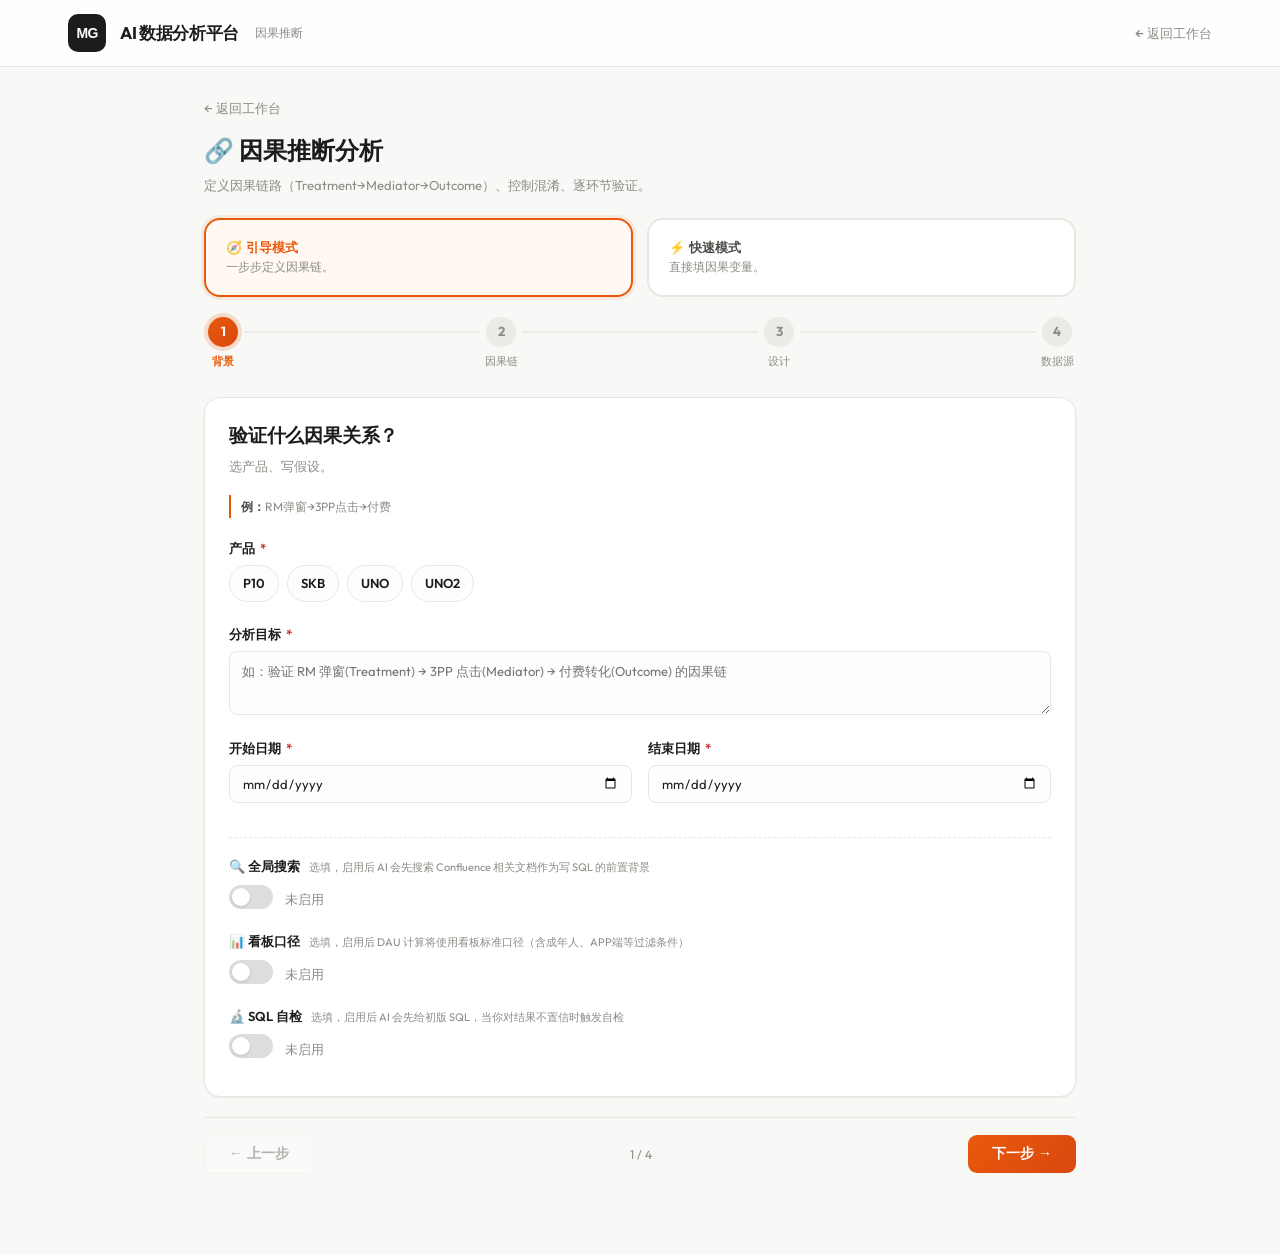
<file: modules/causal_chain_form.html>
﻿<!DOCTYPE html>
<html lang="zh-CN">
<head>
  <meta charset="UTF-8">
  <meta name="viewport" content="width=device-width, initial-scale=1.0">
  <title>因果推断 · AI 数据分析平台</title>
  <link rel="canonical" href="https://troylul998-ship-it.github.io/MG_AI_ANALYTICS_REPORT/modules/causal_chain_form.html">
  <link rel="icon" type="image/svg+xml" href="../favicon.svg">
  <link rel="preconnect" href="https://fonts.loli.net" crossorigin>
  <link rel="stylesheet" href="https://fonts.loli.net/css2?family=Outfit:wght@300;400;500;600;700;800&display=swap">
  <link rel="preload" href="../assets/style.css" as="style">
  <link rel="preload" href="../assets/form.css" as="style">
  <link rel="stylesheet" href="../assets/style.css">
  <link rel="stylesheet" href="../assets/form.css">
</head>
<body class="mode-guide">
<header class="topbar"><div class="topbar-inner"><div class="logo"><svg width="28" height="28" viewBox="0 0 64 64" xmlns="http://www.w3.org/2000/svg"><text x="32" y="44" font-family="-apple-system,SF Pro Display,Helvetica Neue,Arial,sans-serif" font-size="32" font-weight="700" fill="#fff" text-anchor="middle" letter-spacing="-2">MG</text></svg></div><h1>AI 数据分析平台</h1><span class="sub">因果推断</span><nav><a href="../index.html">← 返回工作台</a></nav></div></header>
<div class="form-wrap">
  <div class="form-head"><a class="back" href="../index.html">← 返回工作台</a><h2>🔗 因果推断分析</h2><p>定义因果链路（Treatment→Mediator→Outcome）、控制混淆、逐环节验证。</p></div>
  <div class="mode-switch">
    <button data-mode="guide" class="active">🧭 引导模式<br><span style="font-weight:400;font-size:12px;color:var(--text-3)">一步步定义因果链。</span></button>
    <button data-mode="fast">⚡ 快速模式<br><span style="font-weight:400;font-size:12px;color:var(--text-3)">直接填因果变量。</span></button>
  </div>
  <div class="mode-hint" id="hint-guide" style="display:none;"></div><div class="mode-hint" id="hint-fast" style="display:none;"></div>
  <form id="causal-form">
    <div class="form-error-summary"></div>
    <div class="fcard"><h3><span class="n">1</span> 基本信息</h3>
      <div class="field"><label>产品 <span class="req">*</span></label><div class="chips" id="chips-cc-product"><label class="chip"><input type="radio" name="cc_product" value="P10">P10</label><label class="chip"><input type="radio" name="cc_product" value="SKB">SKB</label><label class="chip"><input type="radio" name="cc_product" value="UNO">UNO</label><label class="chip"><input type="radio" name="cc_product" value="UNO2">UNO2</label></div><select id="product" data-required style="display:none;"><option value="">请选择</option><option value="P10">P10</option><option value="SKB">SKB</option><option value="UNO">UNO</option><option value="UNO2">UNO2</option></select><div class="err-msg">必填</div></div>
      <div class="field"><label>分析目标 <span class="req">*</span></label><textarea id="cc_goal" data-required rows="2" placeholder="如：验证 RM 弹窗(Treatment) → 3PP 点击(Mediator) → 付费转化(Outcome) 的因果链"></textarea><div class="err-msg">必填</div></div>
      <div class="row"><div class="field"><label>开始日期 <span class="req">*</span></label><input type="date" id="date_start" data-required><div class="err-msg">必填</div></div><div class="field"><label>结束日期 <span class="req">*</span></label><input type="date" id="date_end" data-required><div class="err-msg">必填</div></div></div>
      <hr style="border:none;border-top:1px dashed #e5e7eb;margin:18px 0;">
      <div class="field" style="margin-top:16px;">
        <label>&#128269; 全局搜索 <span class="help">选填，启用后 AI 会先搜索 Confluence 相关文档作为写 SQL 的前置背景</span></label>
        <div style="display:flex;align-items:center;gap:12px;margin:8px 0 10px;">
          <label class="toggle-switch">
            <input type="checkbox" id="ab_global_search_toggle">
            <span class="toggle-slider"></span>
          </label>
          <span style="font-size:13px;font-weight:500;" id="ab-search-status">未启用</span>
        </div>
        <div id="ab-search-input-wrap" style="display:none;">
          <input type="text" id="ab_search_keywords" placeholder="输入关键词或 Confluence 链接" style="width:100%;">
          <p style="font-size:11px;color:#999;margin-top:4px;">AI 生成 SQL 前会先查阅 Confluence 中与该关键词/链接相关的所有文档，确保口径准确。</p>
        </div>
      </div>
      <div class="field" style="margin-top:16px;">
        <label>&#128202; 看板口径 <span class="help">选填，启用后 DAU 计算将使用看板标准口径（含成年人、APP端等过滤条件）</span></label>
        <div style="display:flex;align-items:center;gap:12px;margin:8px 0 10px;">
          <label class="toggle-switch">
            <input type="checkbox" id="ab_dashboard_toggle">
            <span class="toggle-slider"></span>
          </label>
          <span style="font-size:13px;font-weight:500;" id="ab-dashboard-status">未启用</span>
        </div>
        <div id="ab-dashboard-desc" style="display:none;">
          <p style="font-size:11px;color:#999;margin-top:4px;">启用后，DAU 和广告收入将严格遵循看板口径：DAU 需 is_adult=1 + UPPER(client)='APP'；广告收入统一用活跃表 advalue_sum_1d 字段。</p>
        </div>
      </div>
      <div class="field" style="margin-top:16px;">
        <label>&#128300; SQL 自检 <span class="help">选填，启用后 AI 会先给初版 SQL，当你对结果不置信时触发自检</span></label>
        <div style="display:flex;align-items:center;gap:12px;margin:8px 0 10px;">
          <label class="toggle-switch">
            <input type="checkbox" id="ab_sql_verify_toggle">
            <span class="toggle-slider"></span>
          </label>
          <span style="font-size:13px;font-weight:500;" id="ab-sql-verify-status">未启用</span>
        </div>
        <div id="ab-sql-verify-desc" style="display:none;">
          <p style="font-size:11px;color:#999;margin-top:4px;">启用后流程：① AI 先快速输出初版 SQL，你直接去 Omnieye 跑 ② 如果报错或对结果有疑问，把报错/结果贴回来 ③ AI 启动完整自检 → 输出修正版 SQL。没问题就不用等自检，有问题再触发。</p>
        </div>
      </div>
    </div>
    <div class="fcard"><h3><span class="n">2</span> 因果链定义</h3>
      <p class="card-desc">快速预设或手动定义。每个环节包含 Treatment → Mediator → Outcome。</p>
      <div class="field"><label>快速预设</label><div class="chips" id="chips-cc-preset"><label class="chip"><input type="radio" name="cc_preset" value="rm_pay">RM弹窗→3PP点击→付费</label><label class="chip"><input type="radio" name="cc_preset" value="feature_engage">功能上线→参与度→留存</label><label class="chip"><input type="radio" name="cc_preset" value="custom">自定义</label></div></div>
      <div id="cc-chain-rows"></div>
      <button type="button" class="btn-add" id="add-cc-chain">+ 添加因果环节</button>
    </div>
    <div class="fcard"><h3><span class="n">3</span> 实验设计与混淆控制</h3>
      <div class="row"><div class="field"><label>实验组标签 <span class="req">*</span></label><input type="text" id="cc_treat" data-required placeholder="如：rm_on"><div class="err-msg">必填</div></div><div class="field"><label>对照组标签 <span class="req">*</span></label><input type="text" id="cc_ctrl" data-required placeholder="如：rm_off"><div class="err-msg">必填</div></div></div>
      <div class="field"><label>混淆因素控制 <span class="help">选填</span></label><div class="chips" data-custom="cc_confounders"><label class="chip"><input type="checkbox" name="cc_confounders" value="reg_days">注册天数</label><label class="chip"><input type="checkbox" name="cc_confounders" value="platform">平台</label><label class="chip"><input type="checkbox" name="cc_confounders" value="pay_history">历史付费</label><label class="chip"><input type="checkbox" name="cc_confounders" value="activity">活跃度</label></div></div>
      <div class="field"><label>显著性水平</label><div class="chips"><label class="chip"><input type="radio" name="cc_alpha" value="0.05" checked>p < 0.05</label><label class="chip"><input type="radio" name="cc_alpha" value="0.01">p < 0.01</label><label class="chip"><input type="radio" name="cc_alpha" value="0.10">p < 0.10</label></div></div>
    </div>
    <div class="fcard"><h3><span class="n">4</span> 数据源</h3>
      <div class="field"><label>主键 <span class="req">*</span></label><input type="text" id="pk" data-required placeholder="account_id"><div class="err-msg">必填</div></div>
      <div class="field"><label>历史 SQL</label><textarea id="cc_sql_ref" rows="3" style="font-family:monospace;font-size:12px;" placeholder="粘贴参考 SQL"></textarea></div>
      <div class="field"><label>补充</label><textarea id="cc_notes" rows="2" placeholder="补充说明"></textarea></div>
    </div>
    <div class="submit-bar"><button type="button" class="btn btn-ghost" id="btn-reset">重置</button><button type="submit" class="btn btn-primary">✅ 完成并生成</button></div>
  </form>
  <div class="output hidden" id="output"><div class="out-tabs"></div><div class="out-body"></div></div>
</div>
<script src="../assets/form-framework.js" defer></script>
<script>
const CC_PRESETS = {
  rm_pay: [{treatment:'RM弹窗展示',mediator:'3PP点击/跳转',outcome:'付费成功'}],
  feature_engage: [{treatment:'功能上线',mediator:'功能参与度',outcome:'D7留存'}],
};
document.addEventListener('DOMContentLoaded', () => {
  FF.init();
  FF.initWizard([
    {title:'背景',question:'验证什么因果关系？',explain:'选产品、写假设。',example:'<b>例：</b>RM弹窗→3PP点击→付费'},
    {title:'因果链',question:'链路有哪些环节？',explain:'选预设或手动填。',example:'<b>例：</b>Treatment→Mediator→Outcome'},
    {title:'设计',question:'怎么对比和控制？',explain:'填分组标签、选混淆因素。',example:'<b>例：</b>rm_on vs rm_off，控制注册天数'},
    {title:'数据源',question:'数据从哪来？',explain:'填主键、贴SQL。',example:'<b>例：</b>account_id'},
  ]);
  document.querySelectorAll('#chips-cc-product .chip').forEach(chip=>{const inp=chip.querySelector('input');inp.addEventListener('change',()=>{chip.closest('.chips').querySelectorAll('.chip').forEach(c=>c.classList.remove('checked'));chip.classList.add('checked');document.getElementById('product').value=inp.value;});});
  let chainIdx=0;
  const chainDyn=FF.initDynamic('cc-chain-rows','add-cc-chain',(d={})=>{chainIdx++;return `<span style="flex:none;width:24px;font-weight:700;color:var(--brand-1);">${chainIdx}</span><input type="text" data-f="treatment" placeholder="Treatment(处理变量)" value="${FF.esc(d.treatment||'')}" style="flex:1;"><span style="flex:none;">→</span><input type="text" data-f="mediator" placeholder="Mediator(中介变量)" value="${FF.esc(d.mediator||'')}" style="flex:1;"><span style="flex:none;">→</span><input type="text" data-f="outcome" placeholder="Outcome(结果变量)" value="${FF.esc(d.outcome||'')}" style="flex:1;">`;},{rowClass:'dyn-row',initial:[{}]});
  document.querySelectorAll('#chips-cc-preset .chip').forEach(chip=>{const inp=chip.querySelector('input');inp.addEventListener('change',()=>{chip.closest('.chips').querySelectorAll('.chip').forEach(c=>c.classList.remove('checked'));chip.classList.add('checked');const key=inp.value;if(CC_PRESETS[key]){FF.clearContainer('cc-chain-rows');chainIdx=0;CC_PRESETS[key].forEach(s=>chainDyn.addRow(s));}});});
  document.getElementById('btn-reset').addEventListener('click',()=>{if(confirm('确认重置？'))location.reload();});
  document.getElementById('causal-form').addEventListener('submit',e=>{
    e.preventDefault();if(!FF.validate(e.target))return;
    const d={module:'causal',product:FF.val('product'),project:FF.val('product')+' 因果链验证',goal:FF.val('cc_goal'),date_range:[FF.val('date_start'),FF.val('date_end')],chains:FF.collectRows('cc-chain-rows',['treatment','mediator','outcome']),treat_label:FF.val('cc_treat'),ctrl_label:FF.val('cc_ctrl'),confounders:FF.getCheckedChips('cc_confounders'),alpha:document.querySelector('input[name="cc_alpha"]:checked')?.value||'0.05',pk:FF.val('pk'),sql_ref:FF.val('cc_sql_ref'),notes:FF.val('cc_notes')};
    const prompt=`# 角色\n你是资深数据分析师，擅长因果推断。\n\n# 假设\n${d.goal}\n\n# 因果链\n${d.chains.map((c,i)=>`${i+1}. ${c.treatment} → ${c.mediator} → ${c.outcome}`).join('\n')}\n\n# 实验设计\n- 实验组：${d.treat_label} vs 对照组：${d.ctrl_label}\n- 混淆控制：${d.confounders.join('、')||'无'}\n- 显著性：p < ${d.alpha}\n\n# 数据源\n- 产品：${d.product}　主键：${d.pk}\n- 时间：${d.date_range[0]}~${d.date_range[1]}\n${d.sql_ref?'\n# 历史SQL\n```sql\n'+d.sql_ref+'\n```':''}${d.notes?'\n# 补充\n'+d.notes:''}\n\n# 要求\n1. 逐环节验证（Treatment→Mediator、Mediator→Outcome）\n2. 用中介效应分析框架（Baron & Kenny / Sobel Test）\n3. 输出直接效应、间接效应、总效应\n4. 敏感性检验`;
    FF.renderArtifacts([{key:'sql',label:'SQL Prompt',content:prompt},{key:'json',label:'JSON',content:JSON.stringify(d,null,2)}],{collectFn:()=>d});
  });
});
</script>
</body></html>
</file>
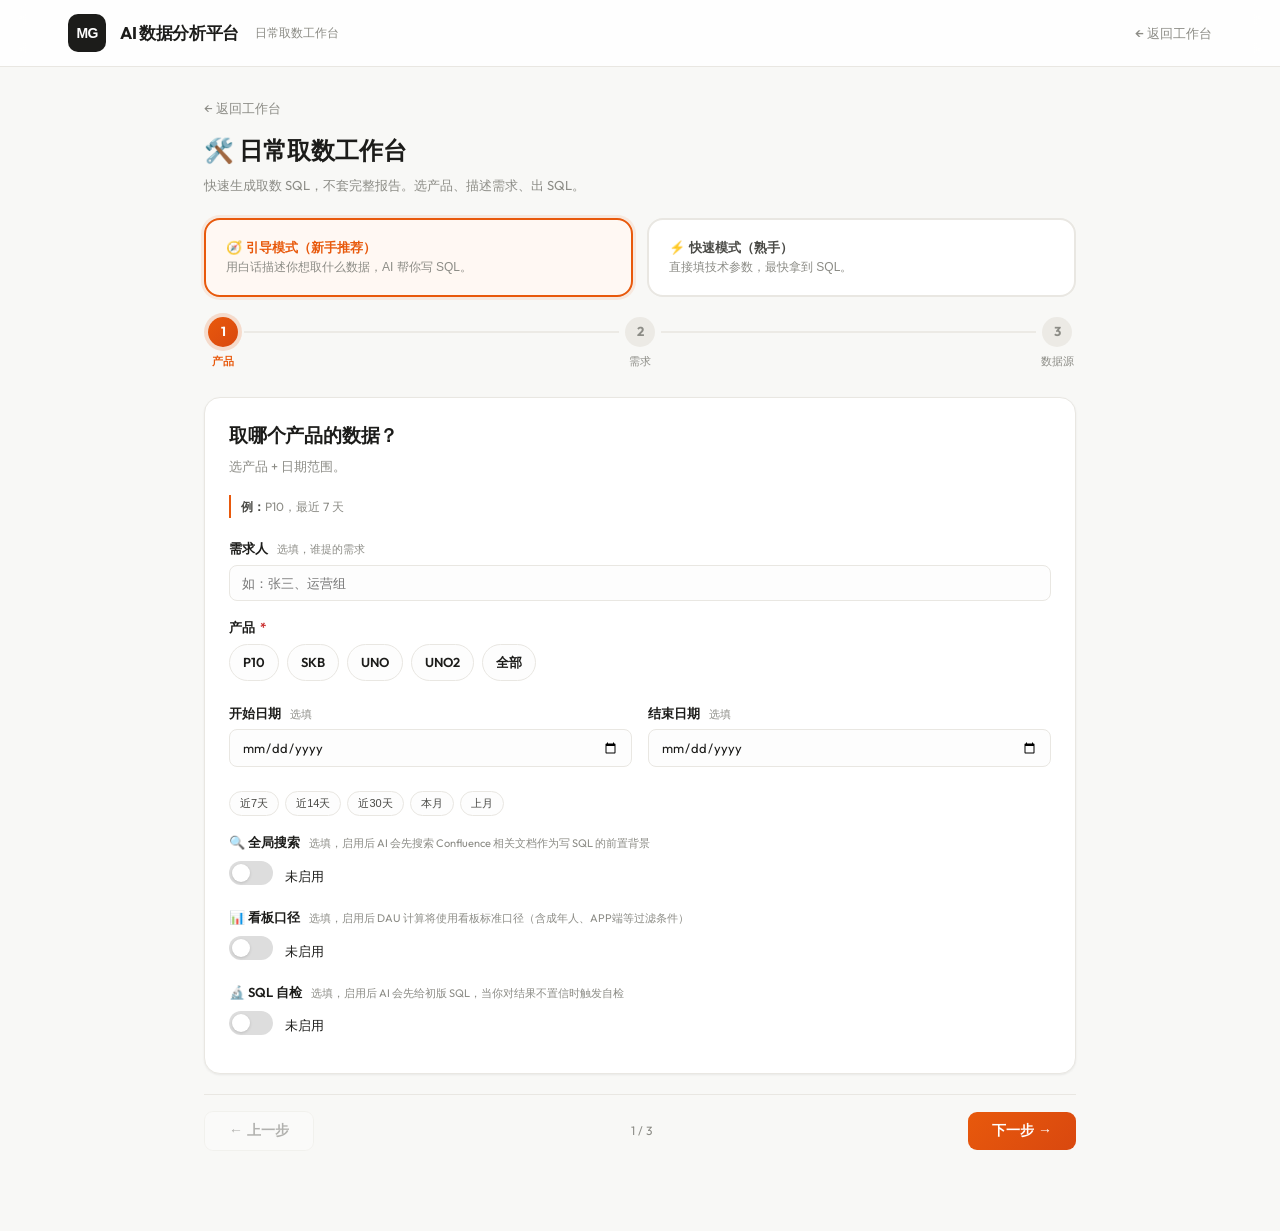
<file: modules/daily_query_form.html>
﻿<!DOCTYPE html>
<html lang="zh-CN">
<head>
  <meta charset="UTF-8">
  <meta name="viewport" content="width=device-width, initial-scale=1.0">
  <title>日常取数 · AI 数据分析平台</title>
  <link rel="canonical" href="https://troylul998-ship-it.github.io/MG_AI_ANALYTICS_REPORT/modules/daily_query_form.html">
  <link rel="icon" type="image/svg+xml" href="../favicon.svg">
  <link rel="preconnect" href="https://fonts.loli.net" crossorigin>
  <link rel="stylesheet" href="https://fonts.loli.net/css2?family=Outfit:wght@300;400;500;600;700;800&display=swap">
  <link rel="preload" href="../assets/style.css" as="style">
  <link rel="preload" href="../assets/form.css" as="style">
  <link rel="stylesheet" href="../assets/style.css">
  <link rel="stylesheet" href="../assets/form.css">
</head>
<body class="mode-guide">

<header class="topbar">
  <div class="topbar-inner">
    <div class="logo"><svg width="28" height="28" viewBox="0 0 64 64" xmlns="http://www.w3.org/2000/svg"><text x="32" y="44" font-family="-apple-system,SF Pro Display,Helvetica Neue,Arial,sans-serif" font-size="32" font-weight="700" fill="#fff" text-anchor="middle" letter-spacing="-2">MG</text></svg></div>
    <h1>AI 数据分析平台</h1>
    <span class="sub">日常取数工作台</span>
    <nav><a href="../index.html">← 返回工作台</a></nav>
  </div>
</header>

<div class="form-wrap">

  <div class="form-head">
    <a class="back" href="../index.html">← 返回工作台</a>
    <h2>🛠️ 日常取数工作台</h2>
    <p>快速生成取数 SQL，不套完整报告。选产品、描述需求、出 SQL。</p>
  </div>

  <div class="mode-switch">
    <button data-mode="guide" class="active">🧭 引导模式（新手推荐）<br><span style="font-weight:400;font-size:12px;color:var(--text-3)">用白话描述你想取什么数据，AI 帮你写 SQL。</span></button>
    <button data-mode="fast">⚡ 快速模式（熟手）<br><span style="font-weight:400;font-size:12px;color:var(--text-3)">直接填技术参数，最快拿到 SQL。</span></button>
  </div>
  <div class="mode-hint" id="hint-guide" style="display:none;"></div>
  <div class="mode-hint" id="hint-fast" style="display:none;"></div>

  <form id="dq-form">
    <div class="form-error-summary">⚠️ 以下必填项未填写</div>

    <!-- 1 基本信息 -->
    <div class="fcard">
      <h3><span class="n">1</span> 基本信息</h3>
      <div class="field">
        <label>需求人 <span class="help">选填，谁提的需求</span></label>
        <input type="text" id="owner" placeholder="如：张三、运营组">
      </div>
      <div class="field">
        <label>产品 <span class="req">*</span></label>
        <div class="chips" id="chips-product-dq">
          <label class="chip"><input type="checkbox" name="product_dq" value="P10">P10</label>
          <label class="chip"><input type="checkbox" name="product_dq" value="SKB">SKB</label>
          <label class="chip"><input type="checkbox" name="product_dq" value="UNO">UNO</label>
          <label class="chip"><input type="checkbox" name="product_dq" value="UNO2">UNO2</label>
          <label class="chip"><input type="checkbox" name="product_dq" value="ALL">全部</label>
        </div>
        <select id="product" data-required style="display:none;">
          <option value="">请选择</option>
          <option value="P10">P10</option><option value="SKB">SKB</option>
          <option value="UNO">UNO</option><option value="UNO2">UNO2</option>
          <option value="ALL">ALL</option>
        </select>
        <div class="err-msg">必填</div>
      </div>
      <div class="row">
        <div class="field">
          <label>开始日期 <span class="help">选填</span></label>
          <input type="date" id="date_start">
        </div>
        <div class="field">
          <label>结束日期 <span class="help">选填</span></label>
          <input type="date" id="date_end">
        </div>
      </div>
      <div class="date-shortcuts" style="display:flex;gap:6px;flex-wrap:wrap;margin-top:8px;">
        <button type="button" class="date-quick" data-range="7">近7天</button>
        <button type="button" class="date-quick" data-range="14">近14天</button>
        <button type="button" class="date-quick" data-range="30">近30天</button>
        <button type="button" class="date-quick" data-range="month">本月</button>
        <button type="button" class="date-quick" data-range="lastmonth">上月</button>
      </div>
      <div class="field" style="margin-top:16px;">
        <label>🔍 全局搜索 <span class="help">选填，启用后 AI 会先搜索 Confluence 相关文档作为写 SQL 的前置背景</span></label>
        <div style="display:flex;align-items:center;gap:12px;margin:8px 0 10px;">
          <label class="toggle-switch">
            <input type="checkbox" id="dq_global_search_toggle">
            <span class="toggle-slider"></span>
          </label>
          <span style="font-size:13px;font-weight:500;" id="dq-search-status">未启用</span>
        </div>
        <div id="dq-search-input-wrap" style="display:none;">
          <input type="text" id="dq_search_keywords" placeholder="输入关键词或 Confluence 链接，如：三方支付、广告eCPM、https://confluence.mattel163.cn/..." style="width:100%;">
          <p style="font-size:11px;color:var(--text-3);margin-top:4px;">AI 生成 SQL 前会先查阅 Confluence 中与该关键词/链接相关的所有文档，确保口径准确。</p>
        </div>
      </div>
      <div class="field" style="margin-top:16px;">
        <label>📊 看板口径 <span class="help">选填，启用后 DAU 计算将使用看板标准口径（含成年人、APP端等过滤条件）</span></label>
        <div style="display:flex;align-items:center;gap:12px;margin:8px 0 10px;">
          <label class="toggle-switch">
            <input type="checkbox" id="dq_dashboard_toggle">
            <span class="toggle-slider"></span>
          </label>
          <span style="font-size:13px;font-weight:500;" id="dq-dashboard-status">未启用</span>
        </div>
        <div id="dq-dashboard-desc" style="display:none;">
          <p style="font-size:11px;color:var(--text-3);margin-top:4px;">启用后，DAU 和广告收入将严格遵循看板口径：DAU 需 is_adult=1 + UPPER(client)='APP'（UNO 额外剔除机器人）；广告收入统一用活跃表 advalue_sum_1d 字段（UNO2 无分类型）。</p>
        </div>
      </div>
      <div class="field" style="margin-top:16px;">
        <label>🔬 SQL 自检 <span class="help">选填，启用后 AI 会先给初版 SQL，当你对结果不置信时触发自检</span></label>
        <div style="display:flex;align-items:center;gap:12px;margin:8px 0 10px;">
          <label class="toggle-switch">
            <input type="checkbox" id="dq_sql_verify_toggle">
            <span class="toggle-slider"></span>
          </label>
          <span style="font-size:13px;font-weight:500;" id="dq-sql-verify-status">未启用</span>
        </div>
        <div id="dq-sql-verify-desc" style="display:none;">
          <p style="font-size:11px;color:var(--text-3);margin-top:4px;">启用后流程：① AI 先快速输出初版 SQL，你直接去 Omnieye 跑 ② 如果报错或对结果有疑问，把报错/结果贴回来 ③ AI 启动完整自检（通过 omnieye MCP 验证字段存在性、枚举值格式、JOIN 字段一致性）→ 输出修正版 SQL。没问题就不用等自检，有问题再触发。</p>
        </div>
      </div>
    </div>

    <!-- 2 需求描述 + 维度 -->
    <div class="fcard">
      <h3><span class="n">2</span> 你想取什么数据？</h3>
      <div class="field">
        <label>需求描述 <span class="req">*</span></label>
        <div class="chips" id="chips-dq-presets" style="margin-bottom:10px;">
          <label class="chip"><input type="radio" name="dq_preset" value="分平台 DAU 和付费人数">DAU+付费人数</label>
          <label class="chip"><input type="radio" name="dq_preset" value="每日广告收入，分 RV/INT">广告收入</label>
          <label class="chip"><input type="radio" name="dq_preset" value="新用户 D1/D3/D7/D14/D30 留存率">留存率</label>
          <label class="chip"><input type="radio" name="dq_preset" value="分渠道付费金额和 ARPU">渠道ARPU</label>
          <label class="chip"><input type="radio" name="dq_preset" value="3PP 转移比例趋势">3PP转移</label>
          <label class="chip"><input type="radio" name="dq_preset" value="">自定义 ↑</label>
        </div>
        <textarea id="query_desc" data-required rows="4" placeholder="用白话写，如：&#10;• 帮我拉 P10 最近 7 天分平台的 DAU 和付费人数&#10;• 我要 UNO2 上周每天的广告收入，分 RV 和 INT&#10;• 取 SKB 新用户 D7 留存率，分渠道"></textarea>
        <div class="err-msg">必填</div>
      </div>

      <hr style="border:none;border-top:1px dashed var(--border);margin:20px 0;">

      <div class="field">
        <label>输出维度 <span class="help">希望按什么拆分，没有就跳过</span></label>
        <div class="chips" id="chips-dq-dims" data-custom="dq_dims">
          <label class="chip"><input type="checkbox" name="dq_dims" value="date">分天</label>
          <label class="chip"><input type="checkbox" name="dq_dims" value="platform">平台</label>
          <label class="chip"><input type="checkbox" name="dq_dims" value="country">国家</label>
          <label class="chip"><input type="checkbox" name="dq_dims" value="area_type">US&T地区</label>
          <label class="chip"><input type="checkbox" name="dq_dims" value="area_group">US&Group地区</label>
          <label class="chip"><input type="checkbox" name="dq_dims" value="reg_days">注册天数</label>
        </div>
      </div>
      <div class="field">
        <label>额外过滤条件 <span class="help">选填</span></label>
        <div class="chips" id="chips-dq-filter-presets" style="margin-bottom:8px;">
          <label class="chip"><input type="checkbox" name="dq_filter_pre" value="只看APP">只看APP</label>
          <label class="chip"><input type="checkbox" name="dq_filter_pre" value="只看成年人">只看成年人</label>
          <label class="chip"><input type="checkbox" name="dq_filter_pre" value="只看新用户">只看新用户</label>
          <label class="chip"><input type="checkbox" name="dq_filter_pre" value="剔除机器人(UNO)">剔除机器人(UNO)</label>
        </div>
        <input type="text" id="dq_filter" placeholder="如：只看 APP 端、只看新用户、排除内部账号">
      </div>
    </div>

    <!-- 3 数据源 -->
    <div class="fcard">
      <h3><span class="n">3</span> 数据源 <span class="help" style="font-weight:400">选填</span></h3>

      <div class="field">
        <label>📊 数据列 <span class="help">已根据前面选择自动生成，可手动增删</span></label>
        <p style="font-size:12px;color:var(--text-3);margin-bottom:10px;">定义每列含义，AI 据此处理数据。也可拖入 CSV 文件或粘贴表头一行自动识别列名。</p>
        <div class="csv-detect">
          <div class="csv-drop" id="dq-csv-drop">📎 点击选择 CSV 文件，或把文件拖到这里 —— <b>自动识别列名</b></div>
          <input type="text" id="dq-csv-paste" placeholder="或粘贴表头一行后回车" style="flex:0 0 220px;">
        </div>
        <div id="dq-map-rows"></div>
        <button type="button" class="btn-add" id="dq-add-map">+ 添加列映射</button>
      </div>

      <hr style="border:none;border-top:1px solid var(--border);margin:20px 0;">

      <div class="field">
        <label>📋 埋点 / 日志参考 <span class="help">选填，提供后 SQL 会引用真实表和字段</span></label>
        <p style="font-size:12px;color:var(--text-3);margin-bottom:10px;">填写相关埋点名、Confluence 文档链接、可获取的指标，AI 生成 SQL 时会参考这些真实口径。</p>
        <div class="chips" id="chips-dq-log-presets" style="margin-bottom:10px;">
          <label class="chip"><input type="checkbox" name="dq_log_pre" value="active">活跃日志</label>
          <label class="chip"><input type="checkbox" name="dq_log_pre" value="pay">付费日志</label>
          <label class="chip"><input type="checkbox" name="dq_log_pre" value="ad">广告日志</label>
          <label class="chip"><input type="checkbox" name="dq_log_pre" value="login">登录日志</label>
          <label class="chip"><input type="checkbox" name="dq_log_pre" value="retain">留存日志</label>
        </div>
        <div id="dq-log-ref-rows"></div>
        <button type="button" class="btn-add" id="dq-add-log-ref">+ 添加埋点参考</button>
      </div>

      <hr style="border:none;border-top:1px solid var(--border);margin:20px 0;">

      <div class="field">
        <label>📝 历史 SQL 参考 <span class="help">选填，有类似指标的历史 SQL 可贴在这里</span></label>
        <p style="font-size:12px;color:var(--text-3);margin-bottom:10px;">AI 会参考历史 SQL 文档中的表名、字段名、JOIN 逻辑和过滤条件来编写新 SQL。</p>
        <div class="chips" id="chips-dq-sql-presets" style="margin-bottom:10px;">
          <label class="chip"><input type="checkbox" name="dq_sql_pre" value="dau">DAU 取数</label>
          <label class="chip"><input type="checkbox" name="dq_sql_pre" value="revenue">付费收入</label>
          <label class="chip"><input type="checkbox" name="dq_sql_pre" value="retention">留存率</label>
          <label class="chip"><input type="checkbox" name="dq_sql_pre" value="ad_rev">广告收入</label>
        </div>
        <div id="dq-sql-ref-rows"></div>
        <button type="button" class="btn-add" id="dq-add-sql-ref">+ 添加历史 SQL</button>
      </div>
    </div>

    <div class="submit-bar">
      <button type="button" class="btn btn-ghost" id="btn-reset">重置</button>
      <button type="submit" class="btn btn-primary">✅ 完成并生成</button>
    </div>
  </form>

  <div class="output hidden" id="output">
    <div class="out-tabs"></div>
    <div class="out-body"></div>
  </div>

</div>

<script src="../assets/form-framework.js" defer></script>
<script src="../assets/modules/daily_query.js" defer></script>
</body>
</html>
</file>
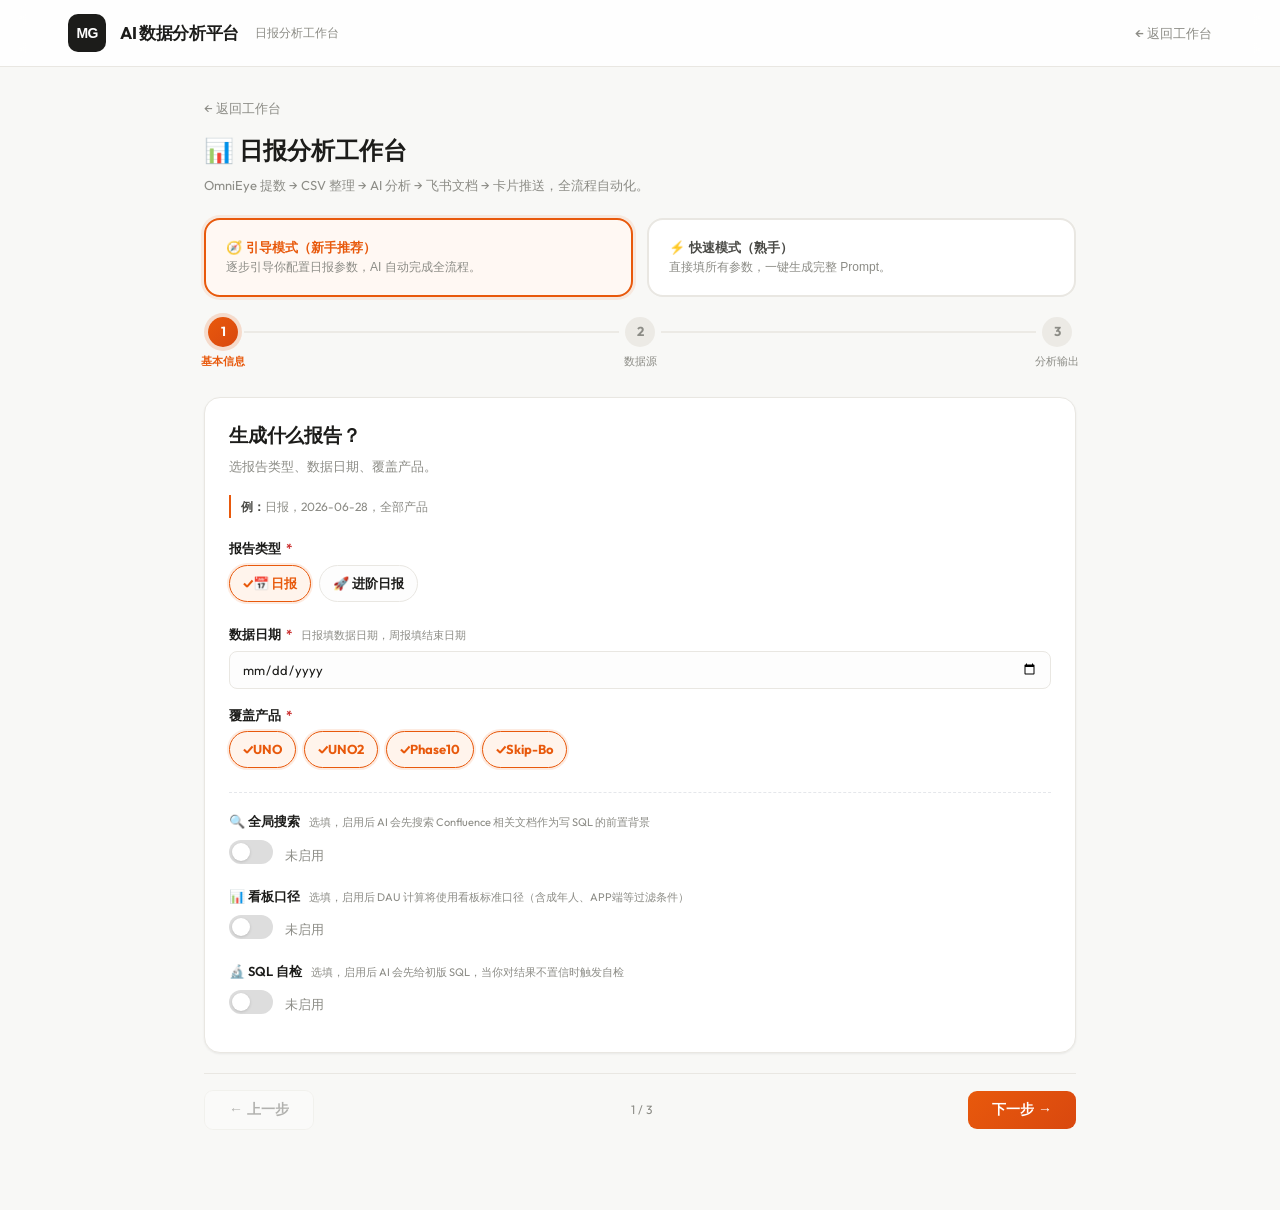
<file: modules/daily_report_form.html>
<!DOCTYPE html>
<html lang="zh-CN">
<head>
  <meta charset="UTF-8">
  <meta name="viewport" content="width=device-width, initial-scale=1.0">
  <title>日报分析 · AI 数据分析平台</title>
  <link rel="canonical" href="https://troylul998-ship-it.github.io/MG_AI_ANALYTICS_REPORT/modules/daily_report_form.html">
  <link rel="icon" type="image/svg+xml" href="../favicon.svg">
  <link rel="preconnect" href="https://fonts.loli.net" crossorigin>
  <link rel="stylesheet" href="https://fonts.loli.net/css2?family=Outfit:wght@300;400;500;600;700;800&display=swap">
  <link rel="preload" href="../assets/style.css" as="style">
  <link rel="preload" href="../assets/form.css" as="style">
  <link rel="stylesheet" href="../assets/style.css">
  <link rel="stylesheet" href="../assets/form.css">
</head>
<body class="mode-guide">

<header class="topbar">
  <div class="topbar-inner">
    <div class="logo"><svg width="28" height="28" viewBox="0 0 64 64" xmlns="http://www.w3.org/2000/svg"><text x="32" y="44" font-family="-apple-system,SF Pro Display,Helvetica Neue,Arial,sans-serif" font-size="32" font-weight="700" fill="#fff" text-anchor="middle" letter-spacing="-2">MG</text></svg></div>
    <h1>AI 数据分析平台</h1>
    <span class="sub">日报分析工作台</span>
    <nav><a href="../index.html">← 返回工作台</a></nav>
  </div>
</header>

<div class="form-wrap">

  <div class="form-head">
    <a class="back" href="../index.html">← 返回工作台</a>
    <h2>📊 日报分析工作台</h2>
    <p>OmniEye 提数 → CSV 整理 → AI 分析 → 飞书文档 → 卡片推送，全流程自动化。</p>
  </div>

  <div class="mode-switch">
    <button data-mode="guide" class="active">🧭 引导模式（新手推荐）<br><span style="font-weight:400;font-size:12px;color:var(--text-3)">逐步引导你配置日报参数，AI 自动完成全流程。</span></button>
    <button data-mode="fast">⚡ 快速模式（熟手）<br><span style="font-weight:400;font-size:12px;color:var(--text-3)">直接填所有参数，一键生成完整 Prompt。</span></button>
  </div>
  <div class="mode-hint" id="hint-guide" style="display:none;"></div>
  <div class="mode-hint" id="hint-fast" style="display:none;"></div>

  <form id="dr-form">
    <div class="form-error-summary">⚠️ 以下必填项未填写</div>

    <!-- 1 报告基本信息 -->
    <div class="fcard">
      <h3><span class="n">1</span> 报告基本信息</h3>
      <div class="field">
        <label>报告类型 <span class="req">*</span></label>
        <div class="chips" id="chips-report-type">
          <label class="chip"><input type="radio" name="report_type" value="daily" checked>📅 日报</label>
          <label class="chip"><input type="radio" name="report_type" value="advanced">🚀 进阶日报</label>
        </div>
        <p id="report-type-hint-advanced" style="display:none;font-size:11px;color:var(--brand-1);margin-top:6px;">进阶日报：基于「飞书日报文档已生成」的 v3 工作流，读文档摘录前3块 + 后台补广告效率/渠道/聚合GAP，产出可复制给其他 agent 直接执行的全能 Prompt。</p>
      </div>
      <div class="field">
        <label>数据日期 <span class="req">*</span> <span class="help">日报填数据日期，周报填结束日期</span></label>
        <input type="date" id="report_date" data-required>
      </div>
      <div class="field" style="margin-top:16px;">
        <label>覆盖产品 <span class="req">*</span></label>
        <div class="chips" id="chips-products">
          <label class="chip"><input type="checkbox" name="dr_products" value="UNO" checked>UNO</label>
          <label class="chip"><input type="checkbox" name="dr_products" value="UNO2" checked>UNO2</label>
          <label class="chip"><input type="checkbox" name="dr_products" value="P10" checked>Phase10</label>
          <label class="chip"><input type="checkbox" name="dr_products" value="SKB" checked>Skip-Bo</label>
        </div>
      </div>
      <hr style="border:none;border-top:1px dashed #e5e7eb;margin:18px 0;">
      <div class="field" style="margin-top:16px;">
        <label>&#128269; 全局搜索 <span class="help">选填，启用后 AI 会先搜索 Confluence 相关文档作为写 SQL 的前置背景</span></label>
        <div style="display:flex;align-items:center;gap:12px;margin:8px 0 10px;">
          <label class="toggle-switch">
            <input type="checkbox" id="ab_global_search_toggle">
            <span class="toggle-slider"></span>
          </label>
          <span style="font-size:13px;font-weight:500;" id="ab-search-status">未启用</span>
        </div>
        <div id="ab-search-input-wrap" style="display:none;">
          <input type="text" id="ab_search_keywords" placeholder="输入关键词或 Confluence 链接" style="width:100%;">
          <p style="font-size:11px;color:#999;margin-top:4px;">AI 生成 SQL 前会先查阅 Confluence 中与该关键词/链接相关的所有文档，确保口径准确。</p>
        </div>
      </div>
      <div class="field" style="margin-top:16px;">
        <label>&#128202; 看板口径 <span class="help">选填，启用后 DAU 计算将使用看板标准口径（含成年人、APP端等过滤条件）</span></label>
        <div style="display:flex;align-items:center;gap:12px;margin:8px 0 10px;">
          <label class="toggle-switch">
            <input type="checkbox" id="ab_dashboard_toggle">
            <span class="toggle-slider"></span>
          </label>
          <span style="font-size:13px;font-weight:500;" id="ab-dashboard-status">未启用</span>
        </div>
        <div id="ab-dashboard-desc" style="display:none;">
          <p style="font-size:11px;color:#999;margin-top:4px;">启用后，DAU 和广告收入将严格遵循看板口径：DAU 需 is_adult=1 + UPPER(client)='APP'；广告收入统一用活跃表 advalue_sum_1d 字段。</p>
        </div>
      </div>
      <div class="field" style="margin-top:16px;">
        <label>&#128300; SQL 自检 <span class="help">选填，启用后 AI 会先给初版 SQL，当你对结果不置信时触发自检</span></label>
        <div style="display:flex;align-items:center;gap:12px;margin:8px 0 10px;">
          <label class="toggle-switch">
            <input type="checkbox" id="ab_sql_verify_toggle">
            <span class="toggle-slider"></span>
          </label>
          <span style="font-size:13px;font-weight:500;" id="ab-sql-verify-status">未启用</span>
        </div>
        <div id="ab-sql-verify-desc" style="display:none;">
          <p style="font-size:11px;color:#999;margin-top:4px;">启用后流程：① AI 先快速输出初版 SQL，你直接去 Omnieye 跑 ② 如果报错或对结果有疑问，把报错/结果贴回来 ③ AI 启动完整自检 → 输出修正版 SQL。没问题就不用等自检，有问题再触发。</p>
        </div>
      </div>
    </div>

    <!-- 2 数据源与维度 -->
    <div class="fcard">
      <h3><span class="n">2</span> 数据源与维度配置</h3>
      <div class="field">
        <label>数据来源 <span class="req">*</span></label>
        <div class="chips" id="chips-data-source">
          <label class="chip"><input type="radio" name="data_source" value="omnieye" checked>🌐 OmniEye 自动拉取</label>
          <label class="chip"><input type="radio" name="data_source" value="csv">📄 上传 CSV</label>
        </div>
        <p id="source-hint-omnieye" style="font-size:11px;color:var(--text-3);margin-top:4px;">默认从 OmniEye "关键数据趋势" 看板自动拉取数据</p>
        <div id="csv-upload-area" style="display:none;margin-top:12px;">
          <div class="csv-drop" id="dr-csv-drop" style="border:2px dashed var(--border);border-radius:10px;padding:24px;text-align:center;cursor:pointer;transition:all .2s;background:#fafafa;">
            📎 <b>点击选择 CSV 文件</b>，或把文件拖到这里<br>
            <span style="font-size:11px;color:var(--text-3);">支持 .csv / .tsv 格式，文件内容需包含日期、产品、指标列</span>
          </div>
          <div id="csv-file-info" style="display:none;margin-top:8px;padding:10px 14px;background:#e8f5e9;border-radius:8px;font-size:12px;color:#2e7d32;">
            ✅ <span id="csv-file-name"></span>（<span id="csv-file-size"></span>）
          </div>
        </div>
      </div>
      <div class="field" id="field-data-type">
        <label>数据类型</label>
        <div class="chips" id="chips-data-type">
          <label class="chip"><input type="radio" name="data_type" value="log" checked>Log（客户端打点）</label>
          <label class="chip"><input type="radio" name="data_type" value="api">API（渠道回传）</label>
        </div>
      </div>
      <div class="field">
        <label>拉取维度 <span class="help">勾选需要的数据维度</span></label>
        <div class="chips" id="chips-dimensions" data-custom="dr_dims">
          <label class="chip"><input type="checkbox" name="dr_dims" value="summary" checked>汇总报表（环比/同比）</label>
          <label class="chip"><input type="checkbox" name="dr_dims" value="overview" checked>数据概况（RV/INT/Banner）</label>
          <label class="chip"><input type="checkbox" name="dr_dims" value="revenue" checked>整体数据（分平台收入）</label>
          <label class="chip"><input type="checkbox" name="dr_dims" value="platform" checked>平台数据（eCPM/频次）</label>
          <label class="chip"><input type="checkbox" name="dr_dims" value="online" checked>在线时长</label>
          <label class="chip"><input type="checkbox" name="dr_dims" value="channel" checked>渠道数据（分平台×渠道）</label>
          <label class="chip"><input type="checkbox" name="dr_dims" value="placement" checked>点位数据（广告点位）</label>
        </div>
      </div>
      <div class="field">
        <label>📊 对比维度</label>
        <div class="chips" id="chips-compare">
          <label class="chip"><input type="checkbox" name="dr_compare" value="dod" checked>日环比（vs 前一天）</label>
          <label class="chip"><input type="checkbox" name="dr_compare" value="wow" checked>周同比（vs 上周同期）</label>
        </div>
      </div>
    </div>

    <!-- 3 分析配置 -->
    <div class="fcard">
      <h3><span class="n">3</span> 分析与输出配置</h3>
      <div class="field">
        <label>分析模板 <span class="req">*</span></label>
        <div class="chips" id="chips-template">
          <label class="chip"><input type="radio" name="analysis_template" value="standard" checked>📋 标准日报模板</label>
          <label class="chip"><input type="radio" name="analysis_template" value="brief">📝 简报模板</label>
        </div>
        <p style="font-size:11px;color:var(--text-3);margin-top:6px;">标准模板：收入概况表 → 分产品（整体/平台/渠道/点位）→ 关键结论 → 近期趋势</p>
      </div>
      <div class="field" id="field-template-link">
        <label>标准化分析 <span class="help">选填，填入后生成的 Prompt 会要求严格参考该文档的格式</span></label>
        <div id="dr-template-ref-rows"></div>
        <button type="button" class="btn-add" id="dr-add-template-ref">+ 添加参考文档</button>
      </div>
      <div class="field">
        <label>分析要求</label>
        <div class="chips" id="chips-analysis-reqs">
          <label class="chip"><input type="checkbox" name="dr_reqs" value="attribution" checked>归因分析</label>
          <label class="chip"><input type="checkbox" name="dr_reqs" value="anomaly" checked>异常识别（±10%）</label>
          <label class="chip"><input type="checkbox" name="dr_reqs" value="trend">趋势判断</label>
          <label class="chip"><input type="checkbox" name="dr_reqs" value="weekend">周末效应标注</label>
        </div>
      </div>
      <div class="field">
        <label>补充背景 <span class="help">选填，如活动上下线、版本更新等</span></label>
        <textarea id="dr_context" rows="3" placeholder="如：&#10;• UNO2 本周上线了 Banner 广告&#10;• SKB 挖蘑菇活动已关闭&#10;• P10 新赛季开始"></textarea>
      </div>

      <hr style="border:none;border-top:1px dashed var(--border);margin:20px 0;">

      <div class="field">
        <label>输出格式</label>
        <div class="chips" id="chips-output">
          <label class="chip"><input type="checkbox" name="dr_output" value="csv" checked>📊 CSV 数据文件</label>
          <label class="chip"><input type="checkbox" name="dr_output" value="feishu_doc" checked>📄 飞书文档</label>
          <label class="chip"><input type="checkbox" name="dr_output" value="feishu_card" checked>💬 飞书卡片推送</label>
          <label class="chip"><input type="checkbox" name="dr_output" value="markdown">📝 本地 Markdown</label>
        </div>
      </div>
    </div>

    <div class="submit-bar">
      <button type="button" class="btn btn-ghost" id="btn-reset">重置</button>
      <button type="submit" class="btn btn-primary">✅ 完成并生成</button>
    </div>
  </form>

  <div class="output hidden" id="output">
    <div class="out-tabs"></div>
    <div class="out-body"></div>
  </div>

</div>

<script src="../assets/form-framework.js" defer></script>
<script src="../assets/modules/daily_report.js" defer></script>
</body>
</html>
</file>
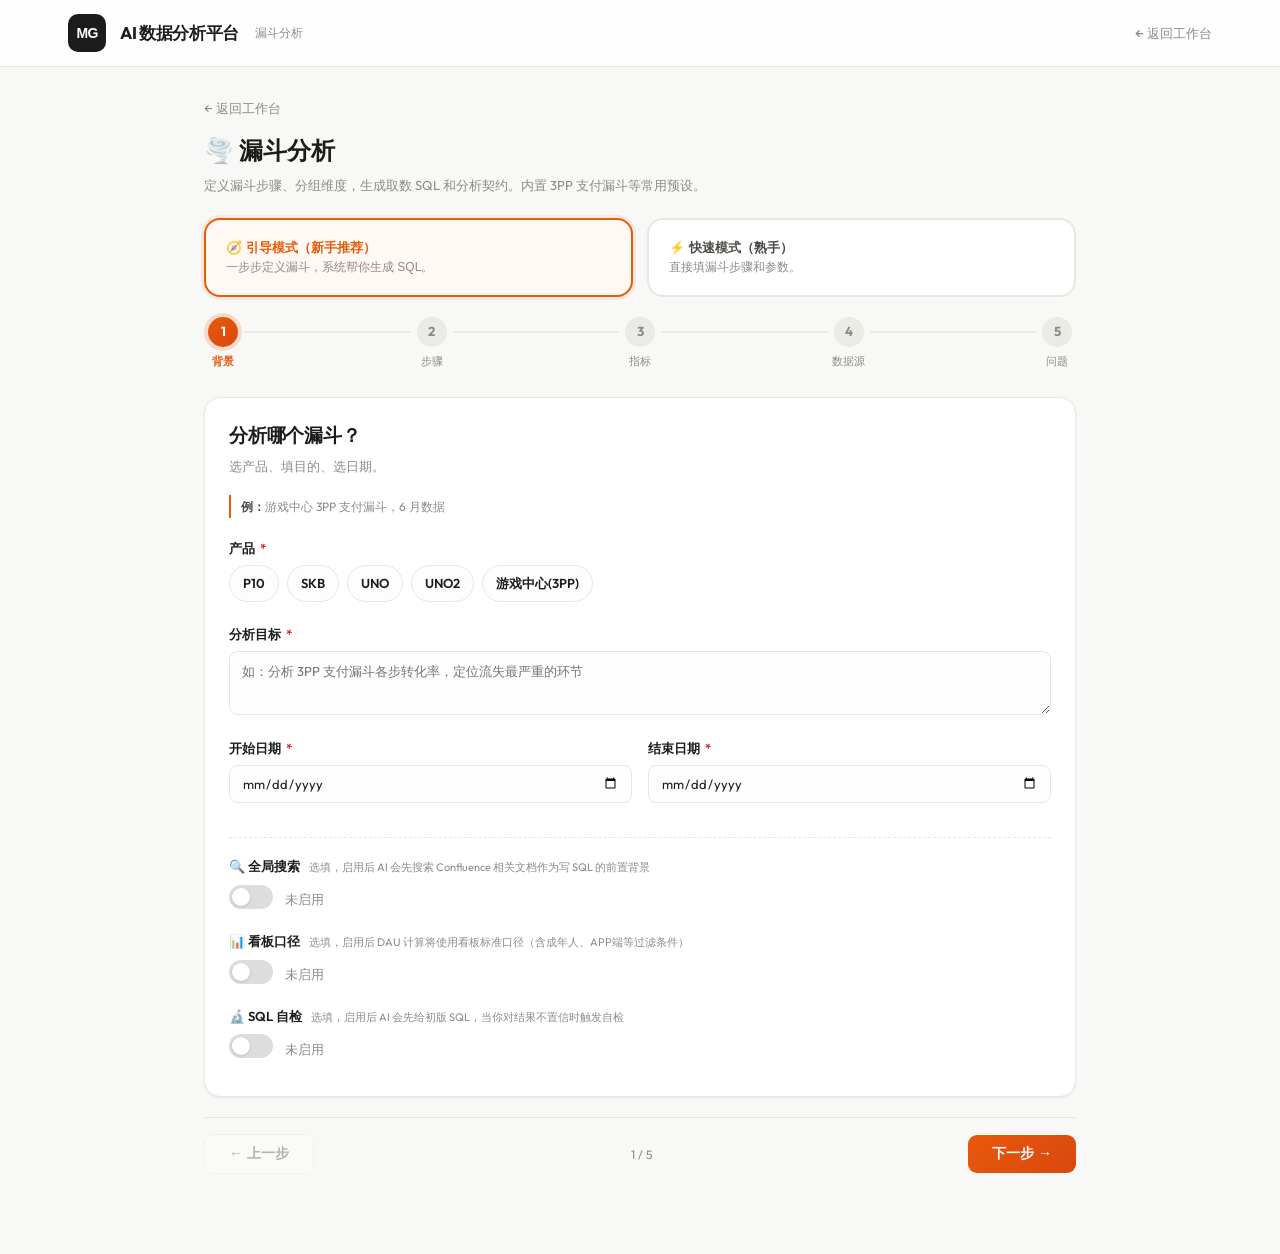
<file: modules/funnel_analysis_form.html>
﻿<!DOCTYPE html>
<html lang="zh-CN">
<head>
  <meta charset="UTF-8">
  <meta name="viewport" content="width=device-width, initial-scale=1.0">
  <title>漏斗分析 · AI 数据分析平台</title>
  <link rel="canonical" href="https://troylul998-ship-it.github.io/MG_AI_ANALYTICS_REPORT/modules/funnel_analysis_form.html">
  <link rel="icon" type="image/svg+xml" href="../favicon.svg">
  <link rel="preconnect" href="https://fonts.loli.net" crossorigin>
  <link rel="stylesheet" href="https://fonts.loli.net/css2?family=Outfit:wght@300;400;500;600;700;800&display=swap">
  <link rel="preload" href="../assets/style.css" as="style">
  <link rel="preload" href="../assets/form.css" as="style">
  <link rel="stylesheet" href="../assets/style.css">
  <link rel="stylesheet" href="../assets/form.css">
</head>
<body class="mode-guide">

<header class="topbar">
  <div class="topbar-inner">
    <div class="logo"><svg width="28" height="28" viewBox="0 0 64 64" xmlns="http://www.w3.org/2000/svg"><text x="32" y="44" font-family="-apple-system,SF Pro Display,Helvetica Neue,Arial,sans-serif" font-size="32" font-weight="700" fill="#fff" text-anchor="middle" letter-spacing="-2">MG</text></svg></div>
    <h1>AI 数据分析平台</h1>
    <span class="sub">漏斗分析</span>
    <nav><a href="../index.html">← 返回工作台</a></nav>
  </div>
</header>

<div class="form-wrap">
  <div class="form-head">
    <a class="back" href="../index.html">← 返回工作台</a>
    <h2>🌪️ 漏斗分析</h2>
    <p>定义漏斗步骤、分组维度，生成取数 SQL 和分析契约。内置 3PP 支付漏斗等常用预设。</p>
  </div>

  <div class="mode-switch">
    <button data-mode="guide" class="active">🧭 引导模式（新手推荐）<br><span style="font-weight:400;font-size:12px;color:var(--text-3)">一步步定义漏斗，系统帮你生成 SQL。</span></button>
    <button data-mode="fast">⚡ 快速模式（熟手）<br><span style="font-weight:400;font-size:12px;color:var(--text-3)">直接填漏斗步骤和参数。</span></button>
  </div>
  <div class="mode-hint" id="hint-guide" style="display:none;"></div>
  <div class="mode-hint" id="hint-fast" style="display:none;"></div>

  <form id="funnel-form">
    <div class="form-error-summary"></div>

    <!-- 1 背景 -->
    <div class="fcard">
      <h3><span class="n">1</span> 基本信息</h3>
      <div class="field">
        <label>产品 <span class="req">*</span></label>
        <div class="chips" id="chips-fn-product">
          <label class="chip"><input type="radio" name="fn_product" value="P10">P10</label>
          <label class="chip"><input type="radio" name="fn_product" value="SKB">SKB</label>
          <label class="chip"><input type="radio" name="fn_product" value="UNO">UNO</label>
          <label class="chip"><input type="radio" name="fn_product" value="UNO2">UNO2</label>
          <label class="chip"><input type="radio" name="fn_product" value="GameCenter">游戏中心(3PP)</label>
        </div>
        <select id="product" data-required style="display:none;"><option value="">请选择</option><option value="P10">P10</option><option value="SKB">SKB</option><option value="UNO">UNO</option><option value="UNO2">UNO2</option><option value="GameCenter">GameCenter</option></select>
        <div class="err-msg">必填</div>
      </div>
      <div class="field">
        <label>分析目标 <span class="req">*</span></label>
        <textarea id="fn_goal" data-required rows="2" placeholder="如：分析 3PP 支付漏斗各步转化率，定位流失最严重的环节"></textarea>
        <div class="err-msg">必填</div>
      </div>
      <div class="row">
        <div class="field"><label>开始日期 <span class="req">*</span></label><input type="date" id="date_start" data-required><div class="err-msg">必填</div></div>
        <div class="field"><label>结束日期 <span class="req">*</span></label><input type="date" id="date_end" data-required><div class="err-msg">必填</div></div>
      </div>
      <hr style="border:none;border-top:1px dashed #e5e7eb;margin:18px 0;">
      <div class="field" style="margin-top:16px;">
        <label>&#128269; 全局搜索 <span class="help">选填，启用后 AI 会先搜索 Confluence 相关文档作为写 SQL 的前置背景</span></label>
        <div style="display:flex;align-items:center;gap:12px;margin:8px 0 10px;">
          <label class="toggle-switch">
            <input type="checkbox" id="ab_global_search_toggle">
            <span class="toggle-slider"></span>
          </label>
          <span style="font-size:13px;font-weight:500;" id="ab-search-status">未启用</span>
        </div>
        <div id="ab-search-input-wrap" style="display:none;">
          <input type="text" id="ab_search_keywords" placeholder="输入关键词或 Confluence 链接" style="width:100%;">
          <p style="font-size:11px;color:#999;margin-top:4px;">AI 生成 SQL 前会先查阅 Confluence 中与该关键词/链接相关的所有文档，确保口径准确。</p>
        </div>
      </div>
      <div class="field" style="margin-top:16px;">
        <label>&#128202; 看板口径 <span class="help">选填，启用后 DAU 计算将使用看板标准口径（含成年人、APP端等过滤条件）</span></label>
        <div style="display:flex;align-items:center;gap:12px;margin:8px 0 10px;">
          <label class="toggle-switch">
            <input type="checkbox" id="ab_dashboard_toggle">
            <span class="toggle-slider"></span>
          </label>
          <span style="font-size:13px;font-weight:500;" id="ab-dashboard-status">未启用</span>
        </div>
        <div id="ab-dashboard-desc" style="display:none;">
          <p style="font-size:11px;color:#999;margin-top:4px;">启用后，DAU 和广告收入将严格遵循看板口径：DAU 需 is_adult=1 + UPPER(client)='APP'；广告收入统一用活跃表 advalue_sum_1d 字段。</p>
        </div>
      </div>
      <div class="field" style="margin-top:16px;">
        <label>&#128300; SQL 自检 <span class="help">选填，启用后 AI 会先给初版 SQL，当你对结果不置信时触发自检</span></label>
        <div style="display:flex;align-items:center;gap:12px;margin:8px 0 10px;">
          <label class="toggle-switch">
            <input type="checkbox" id="ab_sql_verify_toggle">
            <span class="toggle-slider"></span>
          </label>
          <span style="font-size:13px;font-weight:500;" id="ab-sql-verify-status">未启用</span>
        </div>
        <div id="ab-sql-verify-desc" style="display:none;">
          <p style="font-size:11px;color:#999;margin-top:4px;">启用后流程：① AI 先快速输出初版 SQL，你直接去 Omnieye 跑 ② 如果报错或对结果有疑问，把报错/结果贴回来 ③ AI 启动完整自检 → 输出修正版 SQL。没问题就不用等自检，有问题再触发。</p>
        </div>
      </div>
    </div>

    <!-- 2 漏斗步骤 -->
    <div class="fcard">
      <h3><span class="n">2</span> 漏斗步骤定义</h3>
      <div class="field">
        <label>快速预设 <span class="help">选一个快速填充，也可手动改</span></label>
        <div class="chips" id="chips-fn-preset">
          <label class="chip"><input type="radio" name="fn_preset" value="3pp_payment">3PP 支付漏斗</label>
          <label class="chip"><input type="radio" name="fn_preset" value="weekly_report">UNO 周报转化</label>
          <label class="chip"><input type="radio" name="fn_preset" value="rm_popup">RM 弹窗漏斗</label>
          <label class="chip"><input type="radio" name="fn_preset" value="custom">自定义</label>
        </div>
      </div>
      <div id="fn-step-rows"></div>
      <button type="button" class="btn-add" id="add-fn-step">+ 添加漏斗步骤</button>
    </div>

    <!-- 3 分组与指标 -->
    <div class="fcard">
      <h3><span class="n">3</span> 分组与指标</h3>
      <div class="field">
        <label>核心指标 <span class="req">*</span></label>
        <div class="chips" data-required-group="fn_metrics">
          <label class="chip"><input type="checkbox" name="fn_metrics" value="overall_cvr" checked>整体转化率</label>
          <label class="chip"><input type="checkbox" name="fn_metrics" value="step_cvr" checked>步骤转化率</label>
          <label class="chip"><input type="checkbox" name="fn_metrics" value="drop_rate">跳失率</label>
          <label class="chip"><input type="checkbox" name="fn_metrics" value="funnel_users">漏斗完成用户数</label>
          <label class="chip"><input type="checkbox" name="fn_metrics" value="step_time">步骤耗时</label>
        </div>
        <div class="err-msg">至少选一个</div>
      </div>
      <div class="field">
        <label>分组下钻维度 <span class="help">选填</span></label>
        <div class="chips" id="chips-fn-dims" data-custom="fn_dims">
          <label class="chip"><input type="checkbox" name="fn_dims" value="platform">设备平台</label>
          <label class="chip"><input type="checkbox" name="fn_dims" value="country">国家/地区</label>
          <label class="chip"><input type="checkbox" name="fn_dims" value="pay_method">支付方式</label>
          <label class="chip"><input type="checkbox" name="fn_dims" value="ab_group">AB 实验组</label>
          <label class="chip"><input type="checkbox" name="fn_dims" value="user_source">用户来源</label>
          <label class="chip"><input type="checkbox" name="fn_dims" value="device_type">设备类型(Mobile/PC/Tablet)</label>
        </div>
      </div>
      <div class="field">
        <label>是否为 AB 实验对比 <span class="help">选填</span></label>
        <div class="chips">
          <label class="chip"><input type="radio" name="fn_is_ab" value="no" checked>否</label>
          <label class="chip"><input type="radio" name="fn_is_ab" value="yes">是</label>
        </div>
      </div>
    </div>

    <!-- 4 数据源 -->
    <div class="fcard">
      <h3><span class="n">4</span> 数据源</h3>
      <div class="row">
        <div class="field"><label>主键字段 <span class="req">*</span></label><input type="text" id="pk" data-required placeholder="如：account_id / game_aid"><div class="err-msg">必填</div></div>
        <div class="field"><label>日期字段</label><input type="text" id="date_col" placeholder="如：date / dt"></div>
      </div>
      <div class="field">
        <label>埋点/日志参考 <span class="help">选填</span></label>
        <div class="dyn-table" id="fn-log-ref-rows"></div>
        <button type="button" class="btn-add" id="add-fn-log-ref">+ 添加埋点参考</button>
      </div>
      <div class="field">
        <label>历史 SQL 参考 <span class="help">选填</span></label>
        <textarea id="fn_sql_ref" rows="3" style="font-family:monospace;font-size:12px;" placeholder="粘贴类似漏斗的历史 SQL"></textarea>
      </div>
      <div class="field">
        <label>补充信息 <span class="help">选填</span></label>
        <textarea id="fn_notes" rows="2" placeholder="如：礼包码上线后下单失败需排除 165 个误操作用户"></textarea>
      </div>
    </div>

    <!-- 5 分析问题 -->
    <div class="fcard">
      <h3><span class="n">5</span> 分析问题</h3>
      <div class="field">
        <label>常用问题 <span class="help">点选快速添加</span></label>
        <div class="chips" id="chips-fn-presetq">
          <label class="chip"><input type="checkbox" value="哪一步流失最严重？原因是什么？">最大流失环节</label>
          <label class="chip"><input type="checkbox" value="不同平台/地区的转化率差异如何？">分群差异</label>
          <label class="chip"><input type="checkbox" value="改版前后漏斗转化率是否有提升？">改版效果</label>
          <label class="chip"><input type="checkbox" value="支付成功率与行业基准（75%）差距多大？">对标基准</label>
          <label class="chip"><input type="checkbox" value="漏斗各步耗时是否正常？卡在哪？">耗时瓶颈</label>
        </div>
      </div>
      <div id="fn-q-rows"></div>
      <button type="button" class="btn-add" id="add-fn-q">+ 添加问题</button>
    </div>

    <div class="submit-bar">
      <button type="button" class="btn btn-ghost" id="btn-reset">重置</button>
      <button type="submit" class="btn btn-primary">✅ 完成并生成</button>
    </div>
  </form>

  <div class="output hidden" id="output">
    <div class="out-tabs"></div>
    <div class="out-body"></div>
  </div>
</div>

<script src="../assets/form-framework.js" defer></script>
<script src="../assets/modules/funnel.js" defer></script>
</body>
</html>
</file>
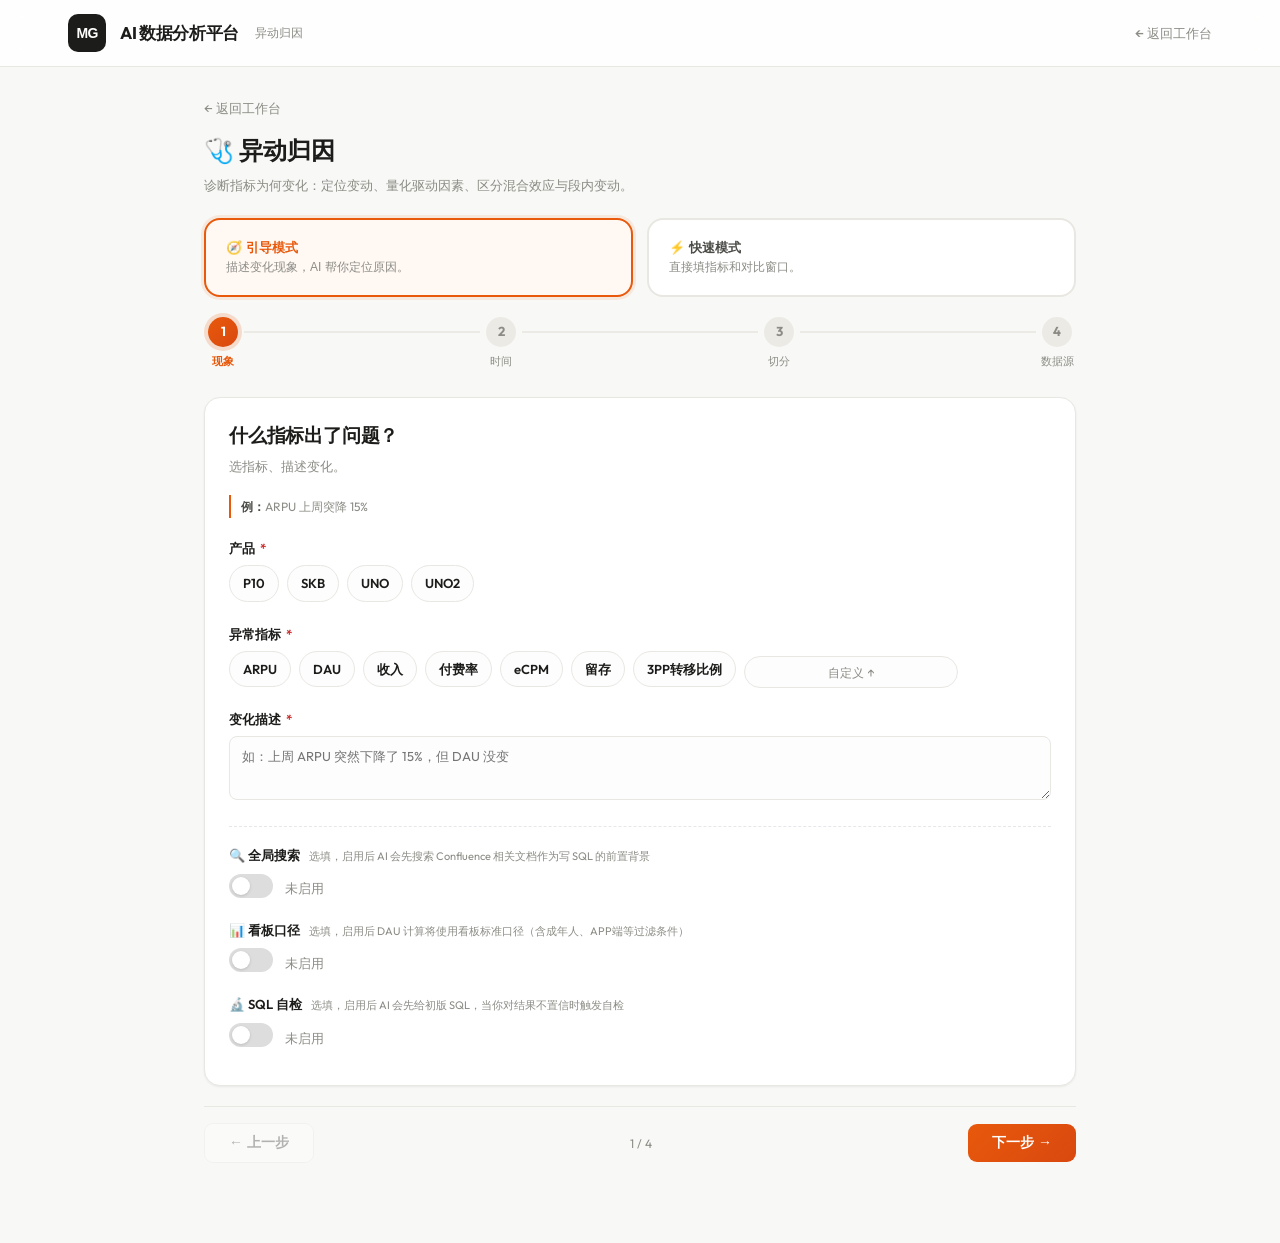
<file: modules/metric_diagnostics_form.html>
﻿<!DOCTYPE html>
<html lang="zh-CN">
<head>
  <meta charset="UTF-8">
  <meta name="viewport" content="width=device-width, initial-scale=1.0">
  <title>异动归因 · AI 数据分析平台</title>
  <link rel="canonical" href="https://troylul998-ship-it.github.io/MG_AI_ANALYTICS_REPORT/modules/metric_diagnostics_form.html">
  <link rel="icon" type="image/svg+xml" href="../favicon.svg">
  <link rel="preconnect" href="https://fonts.loli.net" crossorigin>
  <link rel="stylesheet" href="https://fonts.loli.net/css2?family=Outfit:wght@300;400;500;600;700;800&display=swap">
  <link rel="preload" href="../assets/style.css" as="style">
  <link rel="preload" href="../assets/form.css" as="style">
  <link rel="stylesheet" href="../assets/style.css">
  <link rel="stylesheet" href="../assets/form.css">
</head>
<body class="mode-guide">
<header class="topbar"><div class="topbar-inner"><div class="logo"><svg width="28" height="28" viewBox="0 0 64 64" xmlns="http://www.w3.org/2000/svg"><text x="32" y="44" font-family="-apple-system,SF Pro Display,Helvetica Neue,Arial,sans-serif" font-size="32" font-weight="700" fill="#fff" text-anchor="middle" letter-spacing="-2">MG</text></svg></div><h1>AI 数据分析平台</h1><span class="sub">异动归因</span><nav><a href="../index.html">← 返回工作台</a></nav></div></header>
<div class="form-wrap">
  <div class="form-head"><a class="back" href="../index.html">← 返回工作台</a><h2>🩺 异动归因</h2><p>诊断指标为何变化：定位变动、量化驱动因素、区分混合效应与段内变动。</p></div>
  <div class="mode-switch">
    <button data-mode="guide" class="active">🧭 引导模式<br><span style="font-weight:400;font-size:12px;color:var(--text-3)">描述变化现象，AI 帮你定位原因。</span></button>
    <button data-mode="fast">⚡ 快速模式<br><span style="font-weight:400;font-size:12px;color:var(--text-3)">直接填指标和对比窗口。</span></button>
  </div>
  <div class="mode-hint" id="hint-guide" style="display:none;"></div><div class="mode-hint" id="hint-fast" style="display:none;"></div>
  <form id="diag-form">
    <div class="form-error-summary"></div>
    <div class="fcard"><h3><span class="n">1</span> 什么变了？</h3>
      <div class="field"><label>产品 <span class="req">*</span></label><div class="chips" id="chips-diag-product"><label class="chip"><input type="radio" name="diag_product" value="P10">P10</label><label class="chip"><input type="radio" name="diag_product" value="SKB">SKB</label><label class="chip"><input type="radio" name="diag_product" value="UNO">UNO</label><label class="chip"><input type="radio" name="diag_product" value="UNO2">UNO2</label></div><select id="product" data-required style="display:none;"><option value="">请选择</option><option value="P10">P10</option><option value="SKB">SKB</option><option value="UNO">UNO</option><option value="UNO2">UNO2</option></select><div class="err-msg">必填</div></div>
      <div class="field"><label>异常指标 <span class="req">*</span></label><div class="chips" data-required-group="diag_metric" data-custom="diag_metric"><label class="chip"><input type="checkbox" name="diag_metric" value="ARPU">ARPU</label><label class="chip"><input type="checkbox" name="diag_metric" value="DAU">DAU</label><label class="chip"><input type="checkbox" name="diag_metric" value="revenue">收入</label><label class="chip"><input type="checkbox" name="diag_metric" value="pay_rate">付费率</label><label class="chip"><input type="checkbox" name="diag_metric" value="ecpm">eCPM</label><label class="chip"><input type="checkbox" name="diag_metric" value="retention">留存</label><label class="chip"><input type="checkbox" name="diag_metric" value="transfer_rate">3PP转移比例</label></div><div class="err-msg">至少选一个</div></div>
      <div class="field"><label>变化描述 <span class="req">*</span></label><textarea id="diag_desc" data-required rows="2" placeholder="如：上周 ARPU 突然下降了 15%，但 DAU 没变"></textarea><div class="err-msg">必填</div></div>
      <hr style="border:none;border-top:1px dashed #e5e7eb;margin:18px 0;">
      <div class="field" style="margin-top:16px;">
        <label>&#128269; 全局搜索 <span class="help">选填，启用后 AI 会先搜索 Confluence 相关文档作为写 SQL 的前置背景</span></label>
        <div style="display:flex;align-items:center;gap:12px;margin:8px 0 10px;">
          <label class="toggle-switch">
            <input type="checkbox" id="ab_global_search_toggle">
            <span class="toggle-slider"></span>
          </label>
          <span style="font-size:13px;font-weight:500;" id="ab-search-status">未启用</span>
        </div>
        <div id="ab-search-input-wrap" style="display:none;">
          <input type="text" id="ab_search_keywords" placeholder="输入关键词或 Confluence 链接" style="width:100%;">
          <p style="font-size:11px;color:#999;margin-top:4px;">AI 生成 SQL 前会先查阅 Confluence 中与该关键词/链接相关的所有文档，确保口径准确。</p>
        </div>
      </div>
      <div class="field" style="margin-top:16px;">
        <label>&#128202; 看板口径 <span class="help">选填，启用后 DAU 计算将使用看板标准口径（含成年人、APP端等过滤条件）</span></label>
        <div style="display:flex;align-items:center;gap:12px;margin:8px 0 10px;">
          <label class="toggle-switch">
            <input type="checkbox" id="ab_dashboard_toggle">
            <span class="toggle-slider"></span>
          </label>
          <span style="font-size:13px;font-weight:500;" id="ab-dashboard-status">未启用</span>
        </div>
        <div id="ab-dashboard-desc" style="display:none;">
          <p style="font-size:11px;color:#999;margin-top:4px;">启用后，DAU 和广告收入将严格遵循看板口径：DAU 需 is_adult=1 + UPPER(client)='APP'；广告收入统一用活跃表 advalue_sum_1d 字段。</p>
        </div>
      </div>
      <div class="field" style="margin-top:16px;">
        <label>&#128300; SQL 自检 <span class="help">选填，启用后 AI 会先给初版 SQL，当你对结果不置信时触发自检</span></label>
        <div style="display:flex;align-items:center;gap:12px;margin:8px 0 10px;">
          <label class="toggle-switch">
            <input type="checkbox" id="ab_sql_verify_toggle">
            <span class="toggle-slider"></span>
          </label>
          <span style="font-size:13px;font-weight:500;" id="ab-sql-verify-status">未启用</span>
        </div>
        <div id="ab-sql-verify-desc" style="display:none;">
          <p style="font-size:11px;color:#999;margin-top:4px;">启用后流程：① AI 先快速输出初版 SQL，你直接去 Omnieye 跑 ② 如果报错或对结果有疑问，把报错/结果贴回来 ③ AI 启动完整自检 → 输出修正版 SQL。没问题就不用等自检，有问题再触发。</p>
        </div>
      </div>
    </div>
    <div class="fcard"><h3><span class="n">2</span> 对比窗口</h3>
      <div class="row"><div class="field"><label>异常期开始 <span class="req">*</span></label><input type="date" id="focus_start" data-required><div class="err-msg">必填</div></div><div class="field"><label>异常期结束 <span class="req">*</span></label><input type="date" id="focus_end" data-required><div class="err-msg">必填</div></div></div>
      <div class="row"><div class="field"><label>基线期开始 <span class="help">选填</span></label><input type="date" id="base_start"></div><div class="field"><label>基线期结束</label><input type="date" id="base_end"></div></div>
    </div>
    <div class="fcard"><h3><span class="n">3</span> 切分维度</h3>
      <p class="card-desc">选择用来切分定位驱动因素的维度。</p>
      <div class="field"><label>驱动因素维度</label><div class="chips" data-custom="diag_dims"><label class="chip"><input type="checkbox" name="diag_dims" value="platform">平台</label><label class="chip"><input type="checkbox" name="diag_dims" value="country">国家</label><label class="chip"><input type="checkbox" name="diag_dims" value="ad_type">广告类型</label><label class="chip"><input type="checkbox" name="diag_dims" value="user_seg">用户分层</label><label class="chip"><input type="checkbox" name="diag_dims" value="version">版本</label><label class="chip"><input type="checkbox" name="diag_dims" value="channel">渠道</label></div></div>
    </div>
    <div class="fcard"><h3><span class="n">4</span> 数据源</h3>
      <div class="field"><label>主键 <span class="req">*</span></label><input type="text" id="pk" data-required placeholder="account_id"><div class="err-msg">必填</div></div>
      <div class="field"><label>历史 SQL</label><textarea id="diag_sql_ref" rows="3" style="font-family:monospace;font-size:12px;" placeholder="相关指标的历史SQL"></textarea></div>
      <div class="field"><label>补充</label><textarea id="diag_notes" rows="2" placeholder="已知事件：如版本发布、渠道政策变化等"></textarea></div>
    </div>
    <div class="submit-bar"><button type="button" class="btn btn-ghost" id="btn-reset">重置</button><button type="submit" class="btn btn-primary">✅ 完成并生成</button></div>
  </form>
  <div class="output hidden" id="output"><div class="out-tabs"></div><div class="out-body"></div></div>
</div>
<script src="../assets/form-framework.js" defer></script>
<script>
document.addEventListener('DOMContentLoaded', () => {
  FF.init();
  FF.initWizard([
    {title:'现象',question:'什么指标出了问题？',explain:'选指标、描述变化。',example:'<b>例：</b>ARPU 上周突降 15%'},
    {title:'时间',question:'什么时候开始变的？',explain:'填异常期 + 基线期。',example:'<b>例：</b>异常期 6/10~6/16 vs 基线 6/3~6/9'},
    {title:'切分',question:'按什么维度找原因？',explain:'选切分维度。',example:'<b>例：</b>按平台 + 国家 + 广告类型切'},
    {title:'数据源',question:'数据从哪来？',explain:'填主键、贴相关SQL。',example:'<b>例：</b>account_id'},
  ]);
  document.querySelectorAll('#chips-diag-product .chip').forEach(chip=>{const inp=chip.querySelector('input');inp.addEventListener('change',()=>{chip.closest('.chips').querySelectorAll('.chip').forEach(c=>c.classList.remove('checked'));chip.classList.add('checked');document.getElementById('product').value=inp.value;});});
  document.getElementById('btn-reset').addEventListener('click',()=>{if(confirm('确认重置？'))location.reload();});
  document.getElementById('diag-form').addEventListener('submit',e=>{
    e.preventDefault();if(!FF.validate(e.target))return;
    const d={module:'metric_diag',product:FF.val('product'),project:FF.val('product')+' 指标诊断',goal:FF.val('diag_desc'),metrics:FF.getCheckedChips('diag_metric'),desc:FF.val('diag_desc'),focus_range:[FF.val('focus_start'),FF.val('focus_end')],base_range:[FF.val('base_start'),FF.val('base_end')],dims:FF.getCheckedChips('diag_dims'),pk:FF.val('pk'),sql_ref:FF.val('diag_sql_ref'),notes:FF.val('diag_notes')};
    const prompt=`# 角色\n你是资深数据分析师，擅长指标诊断和归因分析。\n\n# 问题\n${d.desc}\n\n# 异常指标\n${d.metrics.join('、')}\n\n# 时间窗口\n- 异常期：${d.focus_range[0]} ~ ${d.focus_range[1]}\n${d.base_range[0]?'- 基线期：'+d.base_range[0]+' ~ '+d.base_range[1]:''}\n\n# 产品\n${d.product}\n\n# 切分维度（用来定位驱动因素）\n${d.dims.length?d.dims.join('、'):'按日趋势 + 整体'}\n\n# SQL 要求\n1. 先出异常期 vs 基线期的整体对比\n2. 再按每个维度切分，找贡献最大的变动来源\n3. 对于比率指标，分解为分子变动 + 分母变动\n4. 区分混合效应（Mix Shift）和段内变动（Rate Change）\n5. 主键：${d.pk}　引擎：Presto/Trino\n${d.sql_ref?'\n# 历史SQL参考\n```sql\n'+d.sql_ref+'\n```':''}${d.notes?'\n# 补充（已知事件）\n'+d.notes:''}`;
    const contract=`# 指标诊断分析契约\n\n## 1. 诊断问题\n${d.desc}\n\n## 2. 诊断框架\n1. 确认变动幅度和时间\n2. 按维度切分，排名贡献最大的驱动因素\n3. 区分 Mix Shift vs Rate Change\n4. 对比率指标分解分子/分母\n5. 关联已知事件（版本/政策/季节）\n\n## 3. 输出结构\n- 变动量化：指标值、环比/同比\n- 驱动归因：Top 3 驱动因素 + 贡献量化\n- 结论：是否需要关注、建议行动\n\n## 4. 图表\n- 时间趋势折线（异常期高亮）\n- 维度贡献瀑布图\n- 分子/分母分解柱状图`;
    FF.renderArtifacts([{key:'sql',label:'① 诊断 SQL Prompt',content:prompt},{key:'contract',label:'② 诊断契约',content:contract},{key:'json',label:'③ JSON',content:JSON.stringify(d,null,2)}],{collectFn:()=>d});
  });
});
</script>
</body></html>
</file>
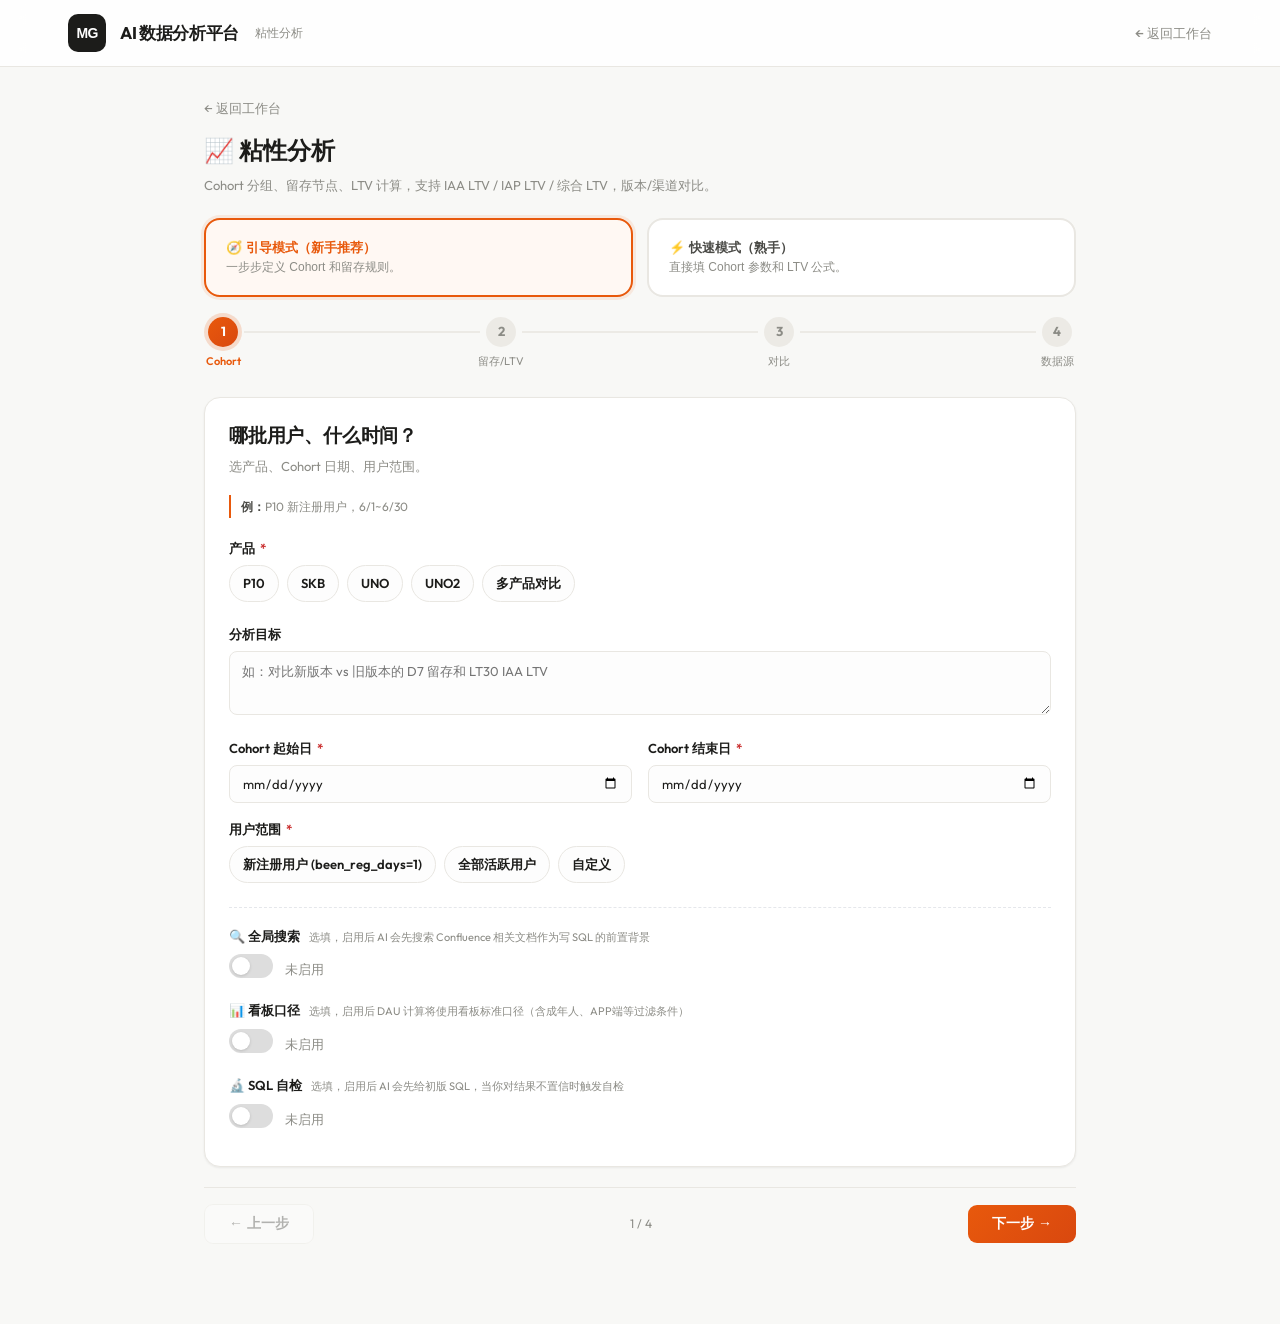
<file: modules/retention_ltv_form.html>
﻿<!DOCTYPE html>
<html lang="zh-CN">
<head>
  <meta charset="UTF-8">
  <meta name="viewport" content="width=device-width, initial-scale=1.0">
  <title>粘性分析 · AI 数据分析平台</title>
  <link rel="canonical" href="https://troylul998-ship-it.github.io/MG_AI_ANALYTICS_REPORT/modules/retention_ltv_form.html">
  <link rel="icon" type="image/svg+xml" href="../favicon.svg">
  <link rel="preconnect" href="https://fonts.loli.net" crossorigin>
  <link rel="stylesheet" href="https://fonts.loli.net/css2?family=Outfit:wght@300;400;500;600;700;800&display=swap">
  <link rel="preload" href="../assets/style.css" as="style">
  <link rel="preload" href="../assets/form.css" as="style">
  <link rel="stylesheet" href="../assets/style.css">
  <link rel="stylesheet" href="../assets/form.css">
</head>
<body class="mode-guide">

<header class="topbar">
  <div class="topbar-inner">
    <div class="logo"><svg width="28" height="28" viewBox="0 0 64 64" xmlns="http://www.w3.org/2000/svg"><text x="32" y="44" font-family="-apple-system,SF Pro Display,Helvetica Neue,Arial,sans-serif" font-size="32" font-weight="700" fill="#fff" text-anchor="middle" letter-spacing="-2">MG</text></svg></div>
    <h1>AI 数据分析平台</h1>
    <span class="sub">粘性分析</span>
    <nav><a href="../index.html">← 返回工作台</a></nav>
  </div>
</header>

<div class="form-wrap">
  <div class="form-head">
    <a class="back" href="../index.html">← 返回工作台</a>
    <h2>📈 粘性分析</h2>
    <p>Cohort 分组、留存节点、LTV 计算，支持 IAA LTV / IAP LTV / 综合 LTV，版本/渠道对比。</p>
  </div>

  <div class="mode-switch">
    <button data-mode="guide" class="active">🧭 引导模式（新手推荐）<br><span style="font-weight:400;font-size:12px;color:var(--text-3)">一步步定义 Cohort 和留存规则。</span></button>
    <button data-mode="fast">⚡ 快速模式（熟手）<br><span style="font-weight:400;font-size:12px;color:var(--text-3)">直接填 Cohort 参数和 LTV 公式。</span></button>
  </div>
  <div class="mode-hint" id="hint-guide" style="display:none;"></div>
  <div class="mode-hint" id="hint-fast" style="display:none;"></div>

  <form id="ret-form">
    <div class="form-error-summary"></div>

    <!-- 1 背景 -->
    <div class="fcard">
      <h3><span class="n">1</span> Cohort 定义</h3>
      <div class="field">
        <label>产品 <span class="req">*</span></label>
        <div class="chips" id="chips-ret-product">
          <label class="chip"><input type="radio" name="ret_product" value="P10">P10</label>
          <label class="chip"><input type="radio" name="ret_product" value="SKB">SKB</label>
          <label class="chip"><input type="radio" name="ret_product" value="UNO">UNO</label>
          <label class="chip"><input type="radio" name="ret_product" value="UNO2">UNO2</label>
          <label class="chip"><input type="radio" name="ret_product" value="ALL">多产品对比</label>
        </div>
        <select id="product" data-required style="display:none;"><option value="">请选择</option><option value="P10">P10</option><option value="SKB">SKB</option><option value="UNO">UNO</option><option value="UNO2">UNO2</option><option value="ALL">ALL</option></select>
        <div class="err-msg">必填</div>
      </div>
      <div class="field">
        <label>分析目标</label>
        <textarea id="ret_goal" rows="2" placeholder="如：对比新版本 vs 旧版本的 D7 留存和 LT30 IAA LTV"></textarea>
      </div>
      <div class="row">
        <div class="field"><label>Cohort 起始日 <span class="req">*</span></label><input type="date" id="cohort_start" data-required><div class="err-msg">必填</div></div>
        <div class="field"><label>Cohort 结束日 <span class="req">*</span></label><input type="date" id="cohort_end" data-required><div class="err-msg">必填</div></div>
      </div>
      <div class="field">
        <label>用户范围 <span class="req">*</span></label>
        <div class="chips">
          <label class="chip"><input type="radio" name="user_scope" value="new_users" checked>新注册用户 (been_reg_days=1)</label>
          <label class="chip"><input type="radio" name="user_scope" value="all_active">全部活跃用户</label>
          <label class="chip"><input type="radio" name="user_scope" value="custom">自定义</label>
        </div>
      </div>
      <hr style="border:none;border-top:1px dashed #e5e7eb;margin:18px 0;">
      <div class="field" style="margin-top:16px;">
        <label>&#128269; 全局搜索 <span class="help">选填，启用后 AI 会先搜索 Confluence 相关文档作为写 SQL 的前置背景</span></label>
        <div style="display:flex;align-items:center;gap:12px;margin:8px 0 10px;">
          <label class="toggle-switch">
            <input type="checkbox" id="ab_global_search_toggle">
            <span class="toggle-slider"></span>
          </label>
          <span style="font-size:13px;font-weight:500;" id="ab-search-status">未启用</span>
        </div>
        <div id="ab-search-input-wrap" style="display:none;">
          <input type="text" id="ab_search_keywords" placeholder="输入关键词或 Confluence 链接" style="width:100%;">
          <p style="font-size:11px;color:#999;margin-top:4px;">AI 生成 SQL 前会先查阅 Confluence 中与该关键词/链接相关的所有文档，确保口径准确。</p>
        </div>
      </div>
      <div class="field" style="margin-top:16px;">
        <label>&#128202; 看板口径 <span class="help">选填，启用后 DAU 计算将使用看板标准口径（含成年人、APP端等过滤条件）</span></label>
        <div style="display:flex;align-items:center;gap:12px;margin:8px 0 10px;">
          <label class="toggle-switch">
            <input type="checkbox" id="ab_dashboard_toggle">
            <span class="toggle-slider"></span>
          </label>
          <span style="font-size:13px;font-weight:500;" id="ab-dashboard-status">未启用</span>
        </div>
        <div id="ab-dashboard-desc" style="display:none;">
          <p style="font-size:11px;color:#999;margin-top:4px;">启用后，DAU 和广告收入将严格遵循看板口径：DAU 需 is_adult=1 + UPPER(client)='APP'；广告收入统一用活跃表 advalue_sum_1d 字段。</p>
        </div>
      </div>
      <div class="field" style="margin-top:16px;">
        <label>&#128300; SQL 自检 <span class="help">选填，启用后 AI 会先给初版 SQL，当你对结果不置信时触发自检</span></label>
        <div style="display:flex;align-items:center;gap:12px;margin:8px 0 10px;">
          <label class="toggle-switch">
            <input type="checkbox" id="ab_sql_verify_toggle">
            <span class="toggle-slider"></span>
          </label>
          <span style="font-size:13px;font-weight:500;" id="ab-sql-verify-status">未启用</span>
        </div>
        <div id="ab-sql-verify-desc" style="display:none;">
          <p style="font-size:11px;color:#999;margin-top:4px;">启用后流程：① AI 先快速输出初版 SQL，你直接去 Omnieye 跑 ② 如果报错或对结果有疑问，把报错/结果贴回来 ③ AI 启动完整自检 → 输出修正版 SQL。没问题就不用等自检，有问题再触发。</p>
        </div>
      </div>
    </div>

    <!-- 2 留存定义 -->
    <div class="fcard">
      <h3><span class="n">2</span> 留存 & LTV 定义</h3>
      <div class="field">
        <label>留存节点 <span class="req">*</span></label>
        <div class="chips" data-required-group="ret_days">
          <label class="chip"><input type="checkbox" name="ret_days" value="D1" checked>D1</label>
          <label class="chip"><input type="checkbox" name="ret_days" value="D3" checked>D3</label>
          <label class="chip"><input type="checkbox" name="ret_days" value="D7" checked>D7</label>
          <label class="chip"><input type="checkbox" name="ret_days" value="D14">D14</label>
          <label class="chip"><input type="checkbox" name="ret_days" value="D30" checked>D30</label>
          <label class="chip"><input type="checkbox" name="ret_days" value="D60">D60</label>
          <label class="chip"><input type="checkbox" name="ret_days" value="D90">D90</label>
        </div>
        <div class="err-msg">至少选一个</div>
      </div>
      <div class="field">
        <label>留存类型</label>
        <div class="chips">
          <label class="chip"><input type="radio" name="ret_type" value="classic" checked>经典留存（第N天回访）</label>
          <label class="chip"><input type="radio" name="ret_type" value="rolling">滚动留存（第N天内回访）</label>
        </div>
      </div>
      <div class="field">
        <label>LTV 类型 <span class="help">可多选</span></label>
        <div class="chips" data-custom="ltv_type">
          <label class="chip"><input type="checkbox" name="ltv_type" value="iaa_ltv" checked>IAA LTV（广告收入）</label>
          <label class="chip"><input type="checkbox" name="ltv_type" value="iap_ltv">IAP LTV（付费收入）</label>
          <label class="chip"><input type="checkbox" name="ltv_type" value="total_ltv">综合 LTV</label>
          <label class="chip"><input type="checkbox" name="ltv_type" value="3pp_ltv">3PP LTV</label>
        </div>
      </div>
      <div class="field">
        <label>LTV 时间窗口 <span class="help">累积式，如 LT7/LT30/LT60</span></label>
        <div class="chips" data-custom="ltv_windows">
          <label class="chip"><input type="checkbox" name="ltv_windows" value="LT7" checked>LT7</label>
          <label class="chip"><input type="checkbox" name="ltv_windows" value="LT30" checked>LT30</label>
          <label class="chip"><input type="checkbox" name="ltv_windows" value="LT60">LT60</label>
          <label class="chip"><input type="checkbox" name="ltv_windows" value="LT90">LT90</label>
          <label class="chip"><input type="checkbox" name="ltv_windows" value="LT120">LT120</label>
          <label class="chip"><input type="checkbox" name="ltv_windows" value="LT180">LT180</label>
        </div>
      </div>
    </div>

    <!-- 3 对比维度 -->
    <div class="fcard">
      <h3><span class="n">3</span> 对比维度</h3>
      <div class="field">
        <label>分组对比 <span class="help">选填</span></label>
        <div class="chips" id="chips-ret-dims" data-custom="ret_dims">
          <label class="chip"><input type="checkbox" name="ret_dims" value="platform">设备平台</label>
          <label class="chip"><input type="checkbox" name="ret_dims" value="ad_type">广告类型(RV/INT)</label>
          <label class="chip"><input type="checkbox" name="ret_dims" value="version">版本</label>
          <label class="chip"><input type="checkbox" name="ret_dims" value="channel">渠道</label>
          <label class="chip"><input type="checkbox" name="ret_dims" value="country">国家</label>
          <label class="chip"><input type="checkbox" name="ret_dims" value="ab_group">AB 实验组</label>
        </div>
      </div>
    </div>

    <!-- 4 数据源 -->
    <div class="fcard">
      <h3><span class="n">4</span> 数据源</h3>
      <div class="row">
        <div class="field"><label>主键 <span class="req">*</span></label><input type="text" id="pk" data-required placeholder="account_id / role_id"><div class="err-msg">必填</div></div>
        <div class="field"><label>收入字段 <span class="help">选填</span></label><input type="text" id="revenue_col" placeholder="如：ad_revenue / iap_revenue"></div>
      </div>
      <div class="field">
        <label>埋点/日志参考</label>
        <div class="dyn-table" id="ret-log-ref-rows"></div>
        <button type="button" class="btn-add" id="add-ret-log-ref">+ 添加</button>
      </div>
      <div class="field">
        <label>历史 SQL</label>
        <textarea id="ret_sql_ref" rows="3" style="font-family:monospace;font-size:12px;" placeholder="粘贴历史留存/LTV SQL"></textarea>
      </div>
      <div class="field"><label>补充</label><textarea id="ret_notes" rows="2" placeholder="如：UNO2 advalue 安卓需除 1000000"></textarea></div>
    </div>

    <div class="submit-bar">
      <button type="button" class="btn btn-ghost" id="btn-reset">重置</button>
      <button type="submit" class="btn btn-primary">✅ 完成并生成</button>
    </div>
  </form>

  <div class="output hidden" id="output">
    <div class="out-tabs"></div>
    <div class="out-body"></div>
  </div>
</div>

<script src="../assets/form-framework.js" defer></script>
<script src="../assets/modules/retention_ltv.js" defer></script>
</body>
</html>
</file>
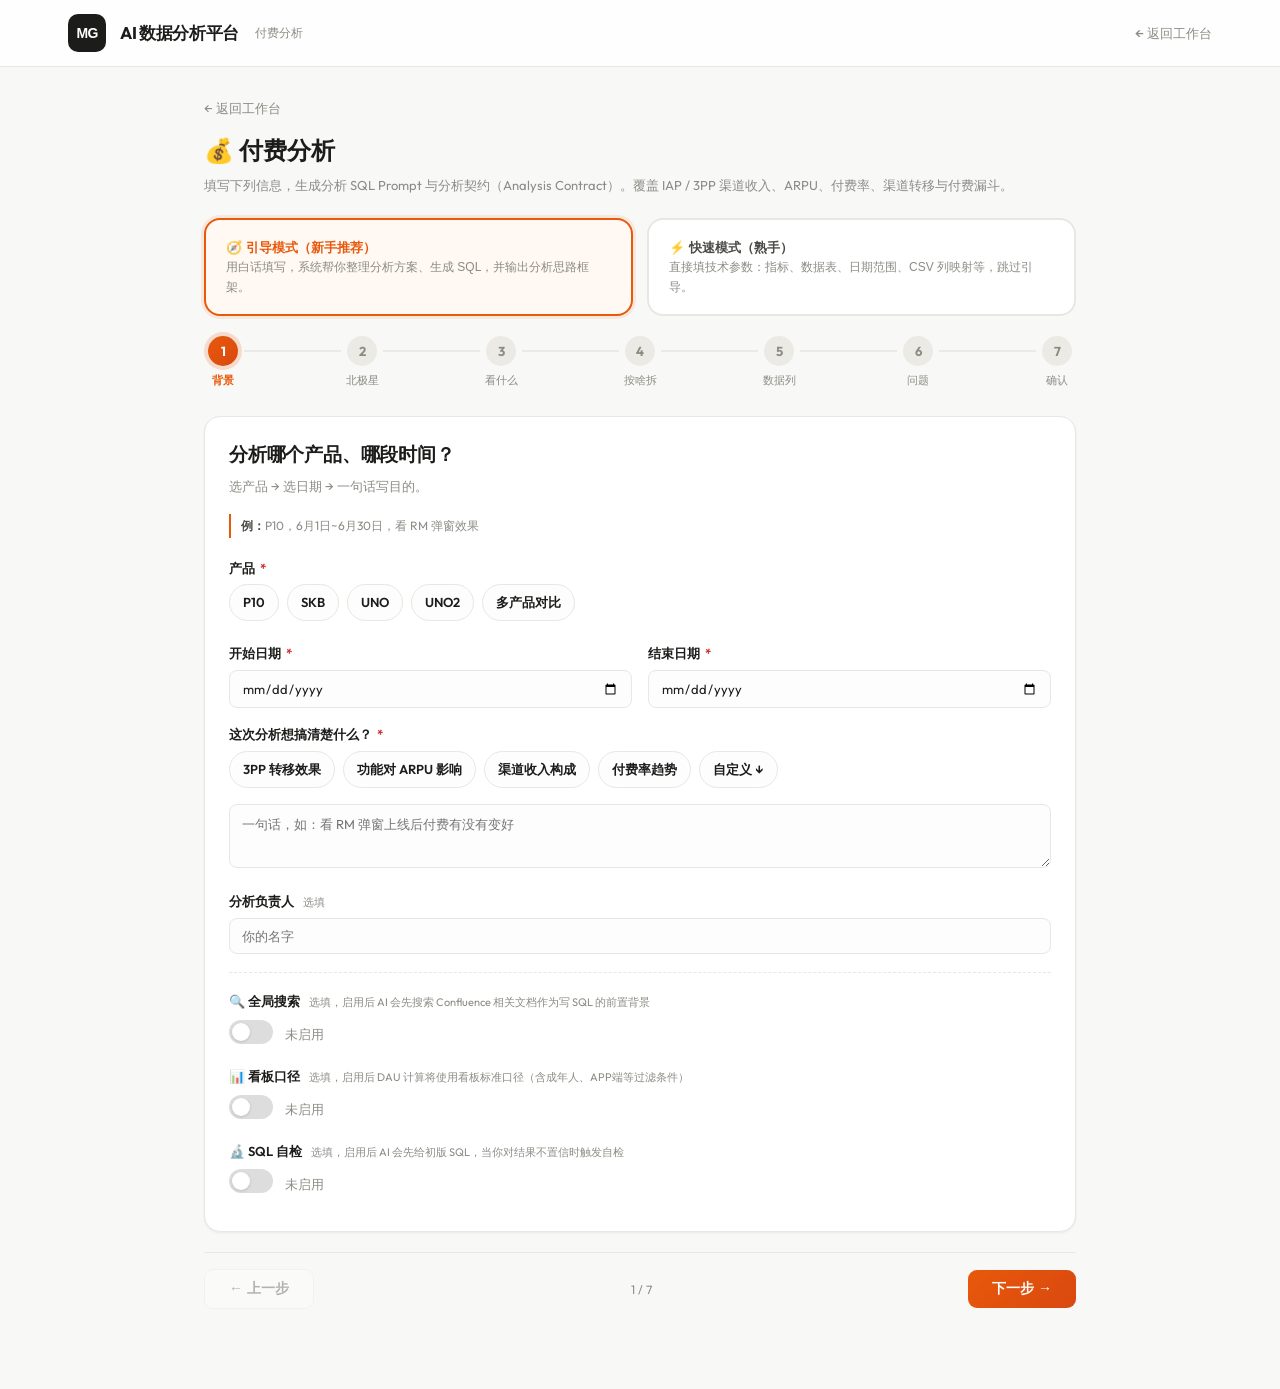
<file: modules/revenue_analysis_form.html>
﻿<!DOCTYPE html>
<html lang="zh-CN">
<head>
  <meta charset="UTF-8">
  <meta name="viewport" content="width=device-width, initial-scale=1.0">
  <title>付费分析 · AI 数据分析平台</title>
  <link rel="canonical" href="https://troylul998-ship-it.github.io/MG_AI_ANALYTICS_REPORT/modules/revenue_analysis_form.html">
  <link rel="icon" type="image/svg+xml" href="../favicon.svg">
  <link rel="preconnect" href="https://fonts.loli.net" crossorigin>
  <link rel="stylesheet" href="https://fonts.loli.net/css2?family=Outfit:wght@300;400;500;600;700;800&display=swap">
  <link rel="preload" href="../assets/style.css" as="style">
  <link rel="preload" href="../assets/form.css" as="style">
  <link rel="stylesheet" href="../assets/style.css">
  <link rel="stylesheet" href="../assets/form.css">
</head>
<body class="mode-guide">

<header class="topbar">
  <div class="topbar-inner">
    <div class="logo"><svg width="28" height="28" viewBox="0 0 64 64" xmlns="http://www.w3.org/2000/svg"><text x="32" y="44" font-family="-apple-system,SF Pro Display,Helvetica Neue,Arial,sans-serif" font-size="32" font-weight="700" fill="#fff" text-anchor="middle" letter-spacing="-2">MG</text></svg></div>
    <h1>AI 数据分析平台</h1>
    <span class="sub">付费分析</span>
    <nav><a href="../index.html">← 返回工作台</a></nav>
  </div>
</header>

<div class="form-wrap">

  <div class="form-head">
    <a class="back" href="../index.html">← 返回工作台</a>
    <h2>💰 付费分析</h2>
    <p>填写下列信息，生成分析 SQL Prompt 与分析契约（Analysis Contract）。覆盖 IAP / 3PP 渠道收入、ARPU、付费率、渠道转移与付费漏斗。</p>
  </div>

  <!-- 模式切换 -->
  <div class="mode-switch">
    <button data-mode="guide" class="active">🧭 引导模式（新手推荐）<br><span style="font-weight:400;font-size:12px;color:var(--text-3)">用白话填写，系统帮你整理分析方案、生成 SQL，并输出分析思路框架。</span></button>
    <button data-mode="fast">⚡ 快速模式（熟手）<br><span style="font-weight:400;font-size:12px;color:var(--text-3)">直接填技术参数：指标、数据表、日期范围、CSV 列映射等，跳过引导。</span></button>
  </div>
  <div class="mode-hint" id="hint-guide" style="display:none;"></div>
  <div class="mode-hint" id="hint-fast" style="display:none;"></div>

  <form id="rev-form">
    <div class="form-error-summary">⚠️ 请填写所有必填项（标 <span style="color:var(--red)">*</span> 的字段）。</div>

    <!-- 1 基本信息 -->
    <div class="fcard">
      <h3><span class="n">1</span> 基本信息</h3>
      <div class="field">
        <label>产品 <span class="req">*</span></label>
        <div class="chips" id="chips-product-select">
          <label class="chip"><input type="radio" name="product_radio" value="P10">P10</label>
          <label class="chip"><input type="radio" name="product_radio" value="SKB">SKB</label>
          <label class="chip"><input type="radio" name="product_radio" value="UNO">UNO</label>
          <label class="chip"><input type="radio" name="product_radio" value="UNO2">UNO2</label>
          <label class="chip"><input type="radio" name="product_radio" value="ALL">多产品对比</label>
        </div>
        <select id="product" data-required style="display:none;">
          <option value="">请选择</option>
          <option value="P10">P10</option>
          <option value="SKB">SKB</option>
          <option value="UNO">UNO</option>
          <option value="UNO2">UNO2</option>
          <option value="ALL">多产品对比</option>
        </select>
        <div class="err-msg">必填</div>
      </div>
      <div class="row">
        <div class="field">
          <label>开始日期 <span class="req">*</span></label>
          <input type="date" id="date_start" data-required>
          <div class="err-msg">必填</div>
        </div>
        <div class="field">
          <label>结束日期 <span class="req">*</span></label>
          <input type="date" id="date_end" data-required>
          <div class="err-msg">必填</div>
        </div>
      </div>
      <div class="field">
        <label>这次分析想搞清楚什么？ <span class="req">*</span></label>
        <div class="chips" id="chips-goal-presets" style="margin-bottom:10px;">
          <label class="chip"><input type="radio" name="goal_preset" value="看 3PP 转移比例有没有提升">3PP 转移效果</label>
          <label class="chip"><input type="radio" name="goal_preset" value="评估功能上线对 ARPU 的影响">功能对 ARPU 影响</label>
          <label class="chip"><input type="radio" name="goal_preset" value="对比不同渠道的收入构成">渠道收入构成</label>
          <label class="chip"><input type="radio" name="goal_preset" value="分析付费率和客单价的变化趋势">付费率趋势</label>
          <label class="chip"><input type="radio" name="goal_preset" value="">自定义 ↓</label>
        </div>
        <textarea id="goal" data-required rows="2" placeholder="一句话，如：看 RM 弹窗上线后付费有没有变好"></textarea>
        <div class="err-msg">必填</div>
      </div>
      <div class="field">
        <label>分析负责人 <span class="help">选填</span></label>
        <input type="text" id="owner" placeholder="你的名字">
      </div>
      <hr style="border:none;border-top:1px dashed #e5e7eb;margin:18px 0;">
      <div class="field" style="margin-top:16px;">
        <label>&#128269; 全局搜索 <span class="help">选填，启用后 AI 会先搜索 Confluence 相关文档作为写 SQL 的前置背景</span></label>
        <div style="display:flex;align-items:center;gap:12px;margin:8px 0 10px;">
          <label class="toggle-switch">
            <input type="checkbox" id="ab_global_search_toggle">
            <span class="toggle-slider"></span>
          </label>
          <span style="font-size:13px;font-weight:500;" id="ab-search-status">未启用</span>
        </div>
        <div id="ab-search-input-wrap" style="display:none;">
          <input type="text" id="ab_search_keywords" placeholder="输入关键词或 Confluence 链接" style="width:100%;">
          <p style="font-size:11px;color:#999;margin-top:4px;">AI 生成 SQL 前会先查阅 Confluence 中与该关键词/链接相关的所有文档，确保口径准确。</p>
        </div>
      </div>
      <div class="field" style="margin-top:16px;">
        <label>&#128202; 看板口径 <span class="help">选填，启用后 DAU 计算将使用看板标准口径（含成年人、APP端等过滤条件）</span></label>
        <div style="display:flex;align-items:center;gap:12px;margin:8px 0 10px;">
          <label class="toggle-switch">
            <input type="checkbox" id="ab_dashboard_toggle">
            <span class="toggle-slider"></span>
          </label>
          <span style="font-size:13px;font-weight:500;" id="ab-dashboard-status">未启用</span>
        </div>
        <div id="ab-dashboard-desc" style="display:none;">
          <p style="font-size:11px;color:#999;margin-top:4px;">启用后，DAU 和广告收入将严格遵循看板口径：DAU 需 is_adult=1 + UPPER(client)='APP'；广告收入统一用活跃表 advalue_sum_1d 字段。</p>
        </div>
      </div>
      <div class="field" style="margin-top:16px;">
        <label>&#128300; SQL 自检 <span class="help">选填，启用后 AI 会先给初版 SQL，当你对结果不置信时触发自检</span></label>
        <div style="display:flex;align-items:center;gap:12px;margin:8px 0 10px;">
          <label class="toggle-switch">
            <input type="checkbox" id="ab_sql_verify_toggle">
            <span class="toggle-slider"></span>
          </label>
          <span style="font-size:13px;font-weight:500;" id="ab-sql-verify-status">未启用</span>
        </div>
        <div id="ab-sql-verify-desc" style="display:none;">
          <p style="font-size:11px;color:#999;margin-top:4px;">启用后流程：① AI 先快速输出初版 SQL，你直接去 Omnieye 跑 ② 如果报错或对结果有疑问，把报错/结果贴回来 ③ AI 启动完整自检 → 输出修正版 SQL。没问题就不用等自检，有问题再触发。</p>
        </div>
      </div>
    </div>

    <!-- 2 北极星指标定义 -->
    <div class="fcard">
      <h3><span class="n">2</span> 北极星指标定义</h3>
      <p class="card-desc">定义本次分析最核心的比例/北极星指标口径，用 CSV 列名表达。</p>
      <div class="field">
        <label>核心比例 / 北极星指标公式 <span class="help">可填任意你关注的核心公式</span></label>
        <div class="guide-only"><div class="guide-tip">💡 可以是任意核心指标公式：ARPU、付费率、毛利率、3PP 转移比例等。留空默认按 ARPU 处理。</div></div>
        <input type="text" id="transfer_formula" placeholder="如：revenue_total / dau，或 revenue_3pp / revenue_total，或任意北极星公式">
      </div>
    </div>

    <!-- 3 核心指标 -->
    <div class="fcard">
      <h3><span class="n">3</span> 核心指标</h3>
      <p class="card-desc">选择本次报告要呈现的指标，AI 将据此规划图表与章节。每组末尾可「+ 自定义」。</p>
      <div class="field" data-required-group="metrics">
        <label>收入 / 付费指标 <span class="req">*</span></label>
        <div class="chips" id="chips-metrics" data-custom="metrics">
          <label class="chip"><input type="checkbox" name="metrics" value="ARPU">ARPU</label>
          <label class="chip"><input type="checkbox" name="metrics" value="ARPPU">ARPPU</label>
          <label class="chip"><input type="checkbox" name="metrics" value="pay_rate">付费率</label>
          <label class="chip"><input type="checkbox" name="metrics" value="pay_count">付费次数</label>
          <label class="chip"><input type="checkbox" name="metrics" value="iap_amount">IAP 金额</label>
          <label class="chip"><input type="checkbox" name="metrics" value="3pp_amount">3PP 金额</label>
          <label class="chip"><input type="checkbox" name="metrics" value="transfer_rate">3PP 转移比例</label>
          <label class="chip"><input type="checkbox" name="metrics" value="total_revenue">总收入</label>
        </div>
        <div class="err-msg">至少选择一个指标</div>
      </div>
      <div class="field">
        <label>用户指标 <span class="help">选填</span></label>
        <div class="chips" id="chips-user-metrics" data-custom="user_metrics">
          <label class="chip"><input type="checkbox" name="user_metrics" value="payers">付费人数</label>
          <label class="chip"><input type="checkbox" name="user_metrics" value="new_payers">新付费人数</label>
          <label class="chip"><input type="checkbox" name="user_metrics" value="back_payers">回流付费人数</label>
          <label class="chip"><input type="checkbox" name="user_metrics" value="pay_freq">付费频次</label>
          <label class="chip"><input type="checkbox" name="user_metrics" value="aov">客单价</label>
        </div>
      </div>
      <div class="field">
        <label>分组 / 下钻维度 <span class="help">选填，预设勾选与自定义可同时使用</span></label>
        <div class="chips" id="chips-dims" data-custom="dims">
          <label class="chip"><input type="checkbox" name="dims" value="platform">设备平台</label>
          <label class="chip"><input type="checkbox" name="dims" value="lifecycle">生命周期(LT)</label>
          <label class="chip"><input type="checkbox" name="dims" value="reg_days">注册天数</label>
          <label class="chip"><input type="checkbox" name="dims" value="3pp_ratio">3PP 比例分桶</label>
          <label class="chip"><input type="checkbox" name="dims" value="product_type">商品类型</label>
        </div>
        <input type="text" id="dims_custom" placeholder="补充自定义分组维度，逗号分隔，如：country, ab_group, channel" style="margin-top:10px;">
      </div>
    </div>

    <!-- 4 商品维度 -->
    <div class="fcard">
      <h3><span class="n">4</span> 商品维度 <span class="help" style="font-weight:400">选填</span></h3>
      <p class="card-desc">需要按商品拆分时填写，不需要可留空。预设勾选与自定义填写可同时使用（或的关系）。</p>
      <div class="field">
        <label>常用商品类型 <span class="help">点选，可多选；末尾可 + 自定义</span></label>
        <div class="chips" id="chips-product-type" data-custom="product_type">
          <label class="chip"><input type="checkbox" name="product_type" value="starpass">starpass</label>
          <label class="chip"><input type="checkbox" name="product_type" value="gift">gift</label>
          <label class="chip"><input type="checkbox" name="product_type" value="diamond">diamond</label>
          <label class="chip"><input type="checkbox" name="product_type" value="prop">prop</label>
          <label class="chip"><input type="checkbox" name="product_type" value="subscription">订阅</label>
          <label class="chip"><input type="checkbox" name="product_type" value="noads">去广告</label>
        </div>
      </div>
      <div class="field">
        <label>商品分类体系 <span class="help">选填；末尾可 + 自定义</span></label>
        <div class="chips" id="chips-product-cat" data-custom="product_cat">
          <label class="chip"><input type="checkbox" name="product_cat" value="consumable_durable">消耗型/持有型</label>
          <label class="chip"><input type="checkbox" name="product_cat" value="l1_l2">一级/二级分类</label>
        </div>
      </div>
      <div class="field">
        <label>自定义商品类型明细 <span class="help">上方自定义 chip 会自动同步到此处，可补充备注</span></label>
        <div id="custom-product-detail"></div>
        <input type="text" id="products_focus" placeholder="如：weekly_card battle_pass（空格或逗号分隔，与上方勾选合并）">
      </div>
      <div class="field">
        <label>价格区间分桶 <span class="help">选填，逗号分隔</span></label>
        <input type="text" id="price_buckets" placeholder="如：0-0.99, 1-4.99, 5-9.99, 10+">
      </div>
    </div>

    <!-- 5 CSV 列映射 -->
    <div class="fcard">
      <h3><span class="n">5</span> CSV 列名映射 <span class="req">*</span></h3>
      <p class="card-desc">定义 CSV 每列含义，AI 据此处理数据。可上传/粘贴 CSV 自动识别列名。</p>
      <div class="guide-only"><div class="guide-tip">💡 至少映射「日期、用户ID、收入」三类列。也可直接拖入 CSV 文件或粘贴表头一行，自动识别列名与类型。</div></div>
      <div class="csv-detect">
        <label class="csv-drop" id="csv-drop">
          📄 点击选择 CSV 文件，或把文件拖到这里 —— <b>自动识别列名</b>
          <input type="file" id="csv-file" accept=".csv,.txt,.tsv" hidden>
        </label>
        <input type="text" id="csv-paste" placeholder="或粘贴表头一行后回车" style="flex:1;min-width:200px;">
      </div>
      <div class="detected" id="csv-detected" style="display:none;font-size:12px;color:var(--green);margin-bottom:10px;"></div>
      <div class="dyn-table" id="map-rows"></div>
      <button type="button" class="btn-add" id="add-map">+ 添加列映射</button>

      <!-- 埋点/日志参考 -->
      <div style="margin-top:24px; padding-top:18px; border-top:1px solid var(--border);">
        <label style="font-size:14px;font-weight:700;display:block;margin-bottom:4px;">📋 埋点 / 日志参考 <span class="help" style="font-weight:400">选填，提供后 SQL 会引用真实表和字段</span></label>
        <p class="card-desc" style="margin:0 0 12px;">填写相关埋点名、Confluence 文档链接、可获取的指标，AI 生成 SQL 时会参考这些真实口径。</p>
        <div class="dyn-table" id="log-ref-rows"></div>
        <button type="button" class="btn-add" id="add-log-ref">+ 添加埋点参考</button>
      </div>

      <!-- 历史 SQL 参考 -->
      <div style="margin-top:24px; padding-top:18px; border-top:1px solid var(--border);">
        <label style="font-size:14px;font-weight:700;display:block;margin-bottom:4px;">📝 历史 SQL 参考 <span class="help" style="font-weight:400">选填，有类似指标的历史 SQL 可贴在这里</span></label>
        <p class="card-desc" style="margin:0 0 12px;">AI 会参考历史 SQL 的表名、字段名、JOIN 逻辑和过滤条件来编写新 SQL。</p>
        <div id="sql-ref-rows"></div>
        <button type="button" class="btn-add" id="add-sql-ref">+ 添加历史 SQL</button>
      </div>
    </div>

    <!-- 6 分析问题 -->
    <div class="fcard">
      <h3><span class="n">6</span> 分析问题</h3>
      <p class="card-desc">每个问题对应报告中的一个独立章节，建议 1~5 个。这是分析契约的核心。</p>
      <div class="guide-only"><div class="guide-tip">💡 好问题是「可被数据回答 + 能驱动决策」的。可先勾选下方常用付费问题，再自行补充。</div></div>
      <div class="field">
        <label>常用付费分析问题 <span class="help">点选快速添加为章节</span></label>
        <div class="chips" id="chips-preset-q">
          <label class="chip"><input type="checkbox" value="不同渠道（IAP/3PP）的收入构成与占比如何？">渠道收入构成</label>
          <label class="chip"><input type="checkbox" value="3PP 转移比例的趋势如何？是否达到预期？">3PP 转移趋势</label>
          <label class="chip"><input type="checkbox" value="付费率与 ARPPU 在各分组间有何差异？">付费率/ARPPU 差异</label>
          <label class="chip"><input type="checkbox" value="本次变化对整体 ARPU 是否有正向/负向影响？">对整体 ARPU 影响</label>
          <label class="chip"><input type="checkbox" value="高价值付费用户的特征与集中度如何？">付费用户集中度</label>
          <label class="chip"><input type="checkbox" value="各商品类型的收入贡献与客单价分布如何？">商品收入贡献</label>
        </div>
      </div>
      <div id="q-rows"></div>
      <button type="button" class="btn-add" id="add-q">+ 添加问题</button>
    </div>

    <!-- 7 数据源 -->
    <div class="fcard">
      <h3><span class="n">7</span> 数据源信息</h3>
      <div class="row-3">
        <div class="field">
          <label>数据粒度 <span class="req">*</span></label>
          <select id="grain" data-required>
            <option value="user">用户级（一行一用户）</option>
            <option value="user_day">用户×日</option>
            <option value="order">订单/交易级</option>
            <option value="agg">已聚合汇总</option>
          </select>
        </div>
        <div class="field">
          <label>主键字段 <span class="req">*</span></label>
          <input type="text" id="pk" data-required placeholder="如：account_id / role_id">
          <div class="err-msg">必填</div>
        </div>
        <div class="field">
          <label>CSV 编码</label>
          <select id="encoding">
            <option value="utf-8">UTF-8</option>
            <option value="utf-8-sig">UTF-8-SIG（带BOM）</option>
            <option value="gbk">GBK</option>
          </select>
        </div>
      </div>
      <div class="field">
        <label>补充信息 <span class="help">选填：特殊口径、已知数据问题、表名等</span></label>
        <textarea id="notes" placeholder="如：UNO2 的 advalue 安卓需除以 1000000；3PP 内嵌与主站在 pay_channel 字段区分。"></textarea>
      </div>
    </div>

    <div class="submit-bar">
      <button type="button" class="btn btn-ghost" id="btn-reset">重置</button>
      <button type="submit" class="btn btn-primary">✅ 完成并生成</button>
    </div>
  </form>

  <!-- 输出区 -->
  <div class="output hidden" id="output">
    <div class="out-tabs"></div>
    <div class="out-body"></div>
  </div>

</div>

<script src="../assets/form-framework.js" defer></script>
<script src="../assets/modules/revenue.js" defer></script>
</body>
</html>
</file>
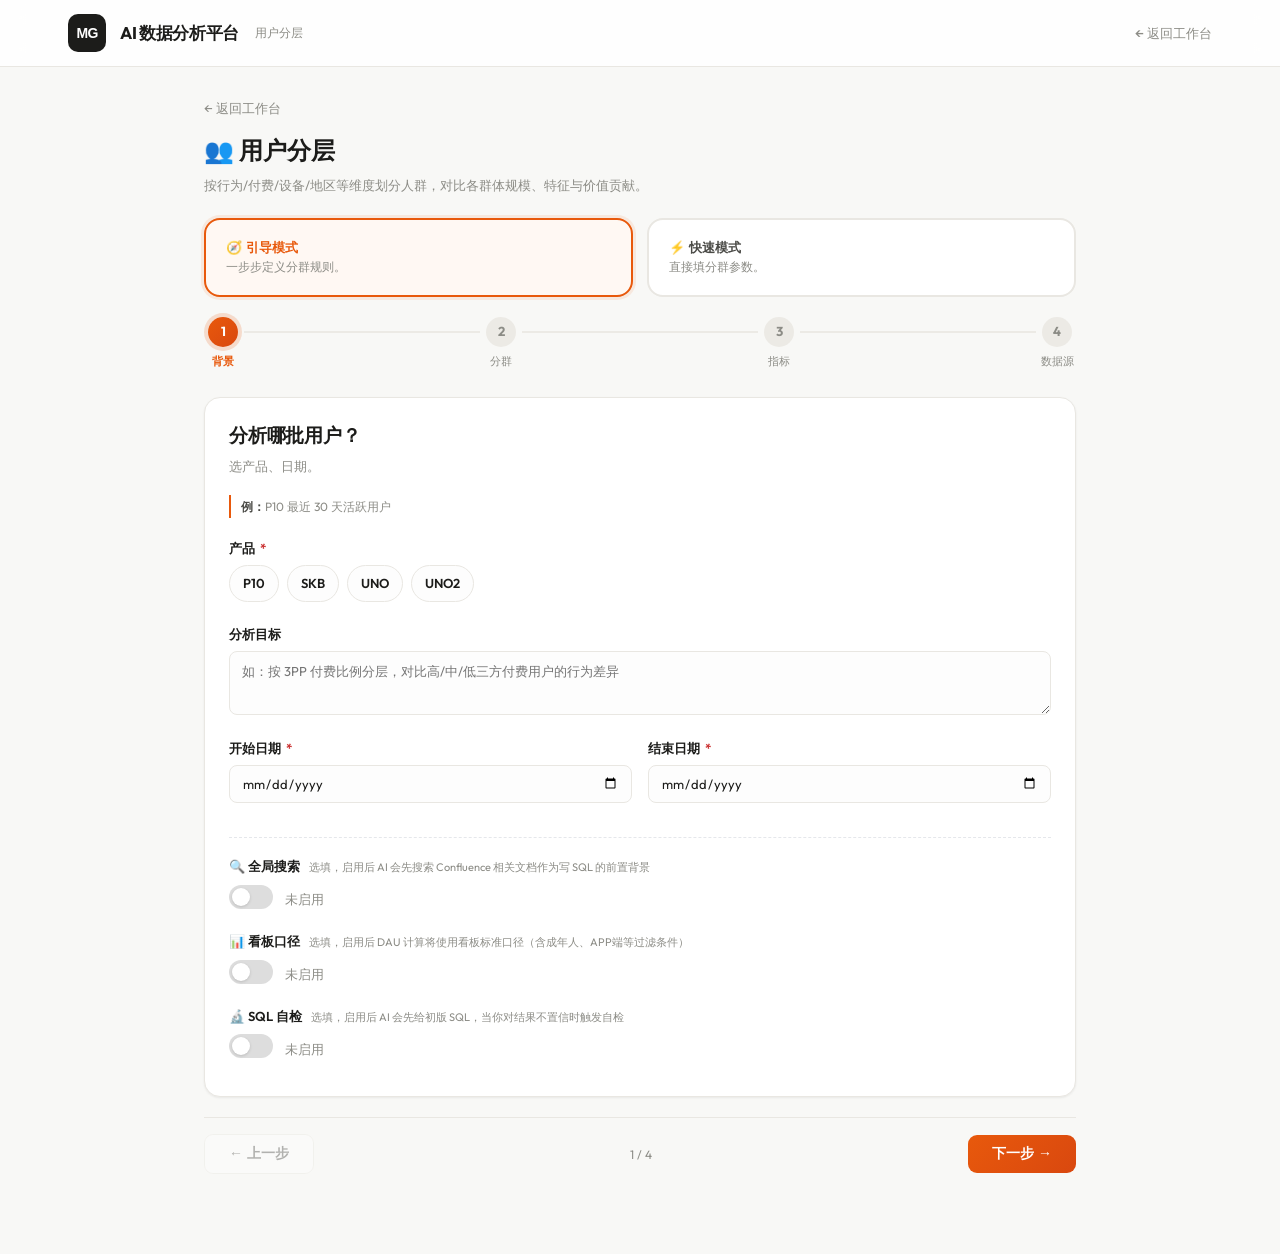
<file: modules/user_segmentation_form.html>
﻿<!DOCTYPE html>
<html lang="zh-CN">
<head>
  <meta charset="UTF-8">
  <meta name="viewport" content="width=device-width, initial-scale=1.0">
  <title>用户分层 · AI 数据分析平台</title>
  <link rel="canonical" href="https://troylul998-ship-it.github.io/MG_AI_ANALYTICS_REPORT/modules/user_segmentation_form.html">
  <link rel="icon" type="image/svg+xml" href="../favicon.svg">
  <link rel="preconnect" href="https://fonts.loli.net" crossorigin>
  <link rel="stylesheet" href="https://fonts.loli.net/css2?family=Outfit:wght@300;400;500;600;700;800&display=swap">
  <link rel="preload" href="../assets/style.css" as="style">
  <link rel="preload" href="../assets/form.css" as="style">
  <link rel="stylesheet" href="../assets/style.css">
  <link rel="stylesheet" href="../assets/form.css">
</head>
<body class="mode-guide">
<header class="topbar"><div class="topbar-inner"><div class="logo"><svg width="28" height="28" viewBox="0 0 64 64" xmlns="http://www.w3.org/2000/svg"><text x="32" y="44" font-family="-apple-system,SF Pro Display,Helvetica Neue,Arial,sans-serif" font-size="32" font-weight="700" fill="#fff" text-anchor="middle" letter-spacing="-2">MG</text></svg></div><h1>AI 数据分析平台</h1><span class="sub">用户分层</span><nav><a href="../index.html">← 返回工作台</a></nav></div></header>
<div class="form-wrap">
  <div class="form-head"><a class="back" href="../index.html">← 返回工作台</a><h2>👥 用户分层</h2><p>按行为/付费/设备/地区等维度划分人群，对比各群体规模、特征与价值贡献。</p></div>
  <div class="mode-switch">
    <button data-mode="guide" class="active">🧭 引导模式<br><span style="font-weight:400;font-size:12px;color:var(--text-3)">一步步定义分群规则。</span></button>
    <button data-mode="fast">⚡ 快速模式<br><span style="font-weight:400;font-size:12px;color:var(--text-3)">直接填分群参数。</span></button>
  </div>
  <div class="mode-hint" id="hint-guide" style="display:none;"></div><div class="mode-hint" id="hint-fast" style="display:none;"></div>
  <form id="seg-form">
    <div class="form-error-summary"></div>
    <div class="fcard"><h3><span class="n">1</span> 基本信息</h3>
      <div class="field"><label>产品 <span class="req">*</span></label><div class="chips" id="chips-seg-product"><label class="chip"><input type="radio" name="seg_product" value="P10">P10</label><label class="chip"><input type="radio" name="seg_product" value="SKB">SKB</label><label class="chip"><input type="radio" name="seg_product" value="UNO">UNO</label><label class="chip"><input type="radio" name="seg_product" value="UNO2">UNO2</label></div><select id="product" data-required style="display:none;"><option value="">请选择</option><option value="P10">P10</option><option value="SKB">SKB</option><option value="UNO">UNO</option><option value="UNO2">UNO2</option></select><div class="err-msg">必填</div></div>
      <div class="field"><label>分析目标</label><textarea id="seg_goal" rows="2" placeholder="如：按 3PP 付费比例分层，对比高/中/低三方付费用户的行为差异"></textarea></div>
      <div class="row"><div class="field"><label>开始日期 <span class="req">*</span></label><input type="date" id="date_start" data-required><div class="err-msg">必填</div></div><div class="field"><label>结束日期 <span class="req">*</span></label><input type="date" id="date_end" data-required><div class="err-msg">必填</div></div></div>
      <hr style="border:none;border-top:1px dashed #e5e7eb;margin:18px 0;">
      <div class="field" style="margin-top:16px;">
        <label>&#128269; 全局搜索 <span class="help">选填，启用后 AI 会先搜索 Confluence 相关文档作为写 SQL 的前置背景</span></label>
        <div style="display:flex;align-items:center;gap:12px;margin:8px 0 10px;">
          <label class="toggle-switch">
            <input type="checkbox" id="ab_global_search_toggle">
            <span class="toggle-slider"></span>
          </label>
          <span style="font-size:13px;font-weight:500;" id="ab-search-status">未启用</span>
        </div>
        <div id="ab-search-input-wrap" style="display:none;">
          <input type="text" id="ab_search_keywords" placeholder="输入关键词或 Confluence 链接" style="width:100%;">
          <p style="font-size:11px;color:#999;margin-top:4px;">AI 生成 SQL 前会先查阅 Confluence 中与该关键词/链接相关的所有文档，确保口径准确。</p>
        </div>
      </div>
      <div class="field" style="margin-top:16px;">
        <label>&#128202; 看板口径 <span class="help">选填，启用后 DAU 计算将使用看板标准口径（含成年人、APP端等过滤条件）</span></label>
        <div style="display:flex;align-items:center;gap:12px;margin:8px 0 10px;">
          <label class="toggle-switch">
            <input type="checkbox" id="ab_dashboard_toggle">
            <span class="toggle-slider"></span>
          </label>
          <span style="font-size:13px;font-weight:500;" id="ab-dashboard-status">未启用</span>
        </div>
        <div id="ab-dashboard-desc" style="display:none;">
          <p style="font-size:11px;color:#999;margin-top:4px;">启用后，DAU 和广告收入将严格遵循看板口径：DAU 需 is_adult=1 + UPPER(client)='APP'；广告收入统一用活跃表 advalue_sum_1d 字段。</p>
        </div>
      </div>
      <div class="field" style="margin-top:16px;">
        <label>&#128300; SQL 自检 <span class="help">选填，启用后 AI 会先给初版 SQL，当你对结果不置信时触发自检</span></label>
        <div style="display:flex;align-items:center;gap:12px;margin:8px 0 10px;">
          <label class="toggle-switch">
            <input type="checkbox" id="ab_sql_verify_toggle">
            <span class="toggle-slider"></span>
          </label>
          <span style="font-size:13px;font-weight:500;" id="ab-sql-verify-status">未启用</span>
        </div>
        <div id="ab-sql-verify-desc" style="display:none;">
          <p style="font-size:11px;color:#999;margin-top:4px;">启用后流程：① AI 先快速输出初版 SQL，你直接去 Omnieye 跑 ② 如果报错或对结果有疑问，把报错/结果贴回来 ③ AI 启动完整自检 → 输出修正版 SQL。没问题就不用等自检，有问题再触发。</p>
        </div>
      </div>
    </div>
    <div class="fcard"><h3><span class="n">2</span> 分群规则</h3>
      <div class="field"><label>分群维度 <span class="req">*</span></label><div class="chips" data-required-group="seg_dims" data-custom="seg_dims"><label class="chip"><input type="checkbox" name="seg_dims" value="3pp_ratio">3PP 付费比例分桶</label><label class="chip"><input type="checkbox" name="seg_dims" value="pay_level">付费等级(大R/中R/小R/免费)</label><label class="chip"><input type="checkbox" name="seg_dims" value="reg_days">注册天数</label><label class="chip"><input type="checkbox" name="seg_dims" value="platform">设备平台</label><label class="chip"><input type="checkbox" name="seg_dims" value="country">国家/地区</label><label class="chip"><input type="checkbox" name="seg_dims" value="device_type">设备类型</label><label class="chip"><input type="checkbox" name="seg_dims" value="activity_level">活跃度等级</label></div><div class="err-msg">至少选一个</div></div>
      <div class="field"><label>人群基础条件 <span class="help">选填</span></label><input type="text" id="seg_filter" placeholder="如：只看活跃天数>=3 的用户 / 只看新用户"></div>
    </div>
    <div class="fcard"><h3><span class="n">3</span> 对比指标</h3>
      <div class="field"><label>分群间对比指标 <span class="help">选填</span></label><div class="chips" data-custom="seg_metrics"><label class="chip"><input type="checkbox" name="seg_metrics" value="user_count">用户数</label><label class="chip"><input type="checkbox" name="seg_metrics" value="revenue_share">收入贡献占比</label><label class="chip"><input type="checkbox" name="seg_metrics" value="arpu">ARPU</label><label class="chip"><input type="checkbox" name="seg_metrics" value="retention_d7">D7 留存</label><label class="chip"><input type="checkbox" name="seg_metrics" value="session_freq">活跃频次</label><label class="chip"><input type="checkbox" name="seg_metrics" value="ad_freq">广告频次</label></div></div>
    </div>
    <div class="fcard"><h3><span class="n">4</span> 数据源</h3>
      <div class="field"><label>主键 <span class="req">*</span></label><input type="text" id="pk" data-required placeholder="account_id / role_id"><div class="err-msg">必填</div></div>
      <div class="field"><label>埋点参考</label><div class="dyn-table" id="seg-log-ref-rows"></div><button type="button" class="btn-add" id="add-seg-log-ref">+ 添加</button></div>
      <div class="field"><label>历史 SQL</label><textarea id="seg_sql_ref" rows="3" style="font-family:monospace;font-size:12px;" placeholder="粘贴历史 SQL"></textarea></div>
      <div class="field"><label>补充</label><textarea id="seg_notes" rows="2" placeholder="补充口径说明"></textarea></div>
    </div>
    <div class="submit-bar"><button type="button" class="btn btn-ghost" id="btn-reset">重置</button><button type="submit" class="btn btn-primary">✅ 完成并生成</button></div>
  </form>
  <div class="output hidden" id="output"><div class="out-tabs"></div><div class="out-body"></div></div>
</div>
<script src="../assets/form-framework.js" defer></script>
<script>
document.addEventListener('DOMContentLoaded', () => {
  FF.init();
  FF.initWizard([
    { title: '背景', question: '分析哪批用户？', explain: '选产品、日期。', example: '<b>例：</b>P10 最近 30 天活跃用户' },
    { title: '分群', question: '按什么规则分群？', explain: '选分群维度。', example: '<b>例：</b>按 3PP 付费比例分高/中/低' },
    { title: '指标', question: '分群之间对比什么？', explain: '选对比指标。', example: '<b>例：</b>ARPU + 留存 + 广告频次' },
    { title: '数据源', question: '数据从哪来？', explain: '填主键、贴参考。', example: '<b>例：</b>account_id' },
  ]);
  document.querySelectorAll('#chips-seg-product .chip').forEach(chip => { const inp = chip.querySelector('input'); inp.addEventListener('change', () => { chip.closest('.chips').querySelectorAll('.chip').forEach(c => c.classList.remove('checked')); chip.classList.add('checked'); document.getElementById('product').value = inp.value; }); });
  FF.initDynamic('seg-log-ref-rows', 'add-seg-log-ref', (d={}) => `<input type="text" data-f="log_name" placeholder="表名" value="${d.log_name||''}" style="flex:0 0 140px;"><input type="text" data-f="doc_url" placeholder="链接" value="${d.doc_url||''}"><input type="text" data-f="fields" placeholder="字段" value="${d.fields||''}">`, { initial: [] });
  document.getElementById('btn-reset').addEventListener('click', () => { if(confirm('确认重置？')) location.reload(); });
  document.getElementById('seg-form').addEventListener('submit', e => {
    e.preventDefault(); if (!FF.validate(e.target)) return;
    const d = { module:'user_seg', product:FF.val('product'), project:FF.val('product')+' 用户分群', goal:FF.val('seg_goal'), date_range:[FF.val('date_start'),FF.val('date_end')], dims:FF.getCheckedChips('seg_dims'), filter:FF.val('seg_filter'), metrics:FF.getCheckedChips('seg_metrics'), pk:FF.val('pk'), log_refs:FF.collectRows('seg-log-ref-rows',['log_name','doc_url','fields']), sql_ref:FF.val('seg_sql_ref'), notes:FF.val('seg_notes') };
    const prompt = `# 角色\n你是资深数据分析师。请编写用户分群取数 SQL。\n\n# 背景\n- 产品：${d.product}　时间：${d.date_range[0]}~${d.date_range[1]}\n- 目标：${d.goal||'用户分群画像'}\n\n# 分群规则\n- 维度：${d.dims.join('、')}\n${d.filter?'- 过滤：'+d.filter:''}\n\n# 对比指标\n- ${(d.metrics||[]).join('、')||'用户数+收入贡献'}\n\n# 数据源\n- 主键：${d.pk}\n- 引擎：Presto/Trino\n${d.sql_ref?'\n# 历史SQL\n```sql\n'+d.sql_ref+'\n```':''}${d.notes?'\n# 补充\n'+d.notes:''}`;
    FF.renderArtifacts([{key:'sql',label:'SQL Prompt',content:prompt},{key:'json',label:'JSON',content:JSON.stringify(d,null,2)}], {collectFn:()=>d});
  });
});
</script>
</body></html>
</file>
<file: assets/style.css>
/* ============================================================
   AI 数据分析平台 — 设计系统 v2
   配色：深炭色 + 暖橙强调（去 AI 紫蓝）
   字体：Outfit（几何现代感）
   布局：Bento 非对称网格
   ============================================================ */

/* Google Fonts 已移至 HTML <link> 标签，使用国内 CDN 镜像加速 */

:root {
  /* 主色 —— 专业深色调 + 暖橙强调 */
  --brand-1: #e8590c;
  --brand-2: #d9480f;
  --brand-grad: linear-gradient(135deg, #e8590c 0%, #d9480f 100%);
  --accent-grad: linear-gradient(135deg, #0ca678 0%, #099268 100%);

  /* 中性色（微暖着色灰） */
  --bg: #f8f8f6;
  --surface: #ffffff;
  --surface-2: #fafaf8;
  --border: #e9e7e2;
  --text-1: #1c1c1a;
  --text-2: #4a4a46;
  --text-3: #8c8c86;

  /* 语义色 */
  --blue: #1971c2;
  --blue-bg: #e7f5ff;
  --green: #2b8a3e;
  --green-bg: #ebfbee;
  --red: #c92a2a;
  --red-bg: #fff5f5;
  --amber: #e67700;

  /* 形状 */
  --radius: 16px;
  --radius-sm: 10px;
  --radius-xs: 6px;
  --shadow: 0 1px 3px rgba(0, 0, 0, 0.04), 0 1px 2px rgba(0, 0, 0, 0.03);
  --shadow-hover: 0 12px 32px rgba(28, 28, 26, 0.08), 0 4px 8px rgba(28, 28, 26, 0.04);

  --maxw: 1200px;
}

* { margin: 0; padding: 0; box-sizing: border-box; }
html { scroll-behavior: smooth; }
body {
  font-family: 'Outfit', -apple-system, BlinkMacSystemFont, 'PingFang SC', sans-serif;
  background: var(--bg);
  color: var(--text-1);
  line-height: 1.6;
  -webkit-font-smoothing: antialiased;
}

a { color: inherit; text-decoration: none; }

/* ---------- 顶栏 ---------- */
.topbar {
  background: rgba(255, 255, 255, 0.85);
  backdrop-filter: blur(12px);
  border-bottom: 1px solid var(--border);
  position: sticky;
  top: 0;
  z-index: 100;
  min-height: 66px;
}
.topbar-inner {
  max-width: var(--maxw);
  margin: 0 auto;
  padding: 14px 28px;
  display: flex;
  align-items: center;
  gap: 14px;
}
.logo {
  width: 38px; height: 38px;
  border-radius: 10px;
  background: var(--text-1);
  display: grid; place-items: center;
  font-size: 18px;
  color: #fff;
}
.topbar h1 {
  font-size: 17px;
  font-weight: 700;
  letter-spacing: -0.02em;
}
.topbar .sub {
  font-size: 12px;
  color: var(--text-3);
  margin-left: 2px;
  font-weight: 400;
}
.topbar nav { margin-left: auto; display: flex; gap: 24px; }
.topbar nav a {
  font-size: 13px;
  font-weight: 500;
  color: var(--text-3);
  transition: color .2s;
}
.topbar nav a:hover { color: var(--text-1); }

/* ---------- 容器 ---------- */
.container {
  max-width: var(--maxw);
  margin: 0 auto;
  padding: 40px 28px 80px;
}

/* ---------- Hero（分屏非对称） ---------- */
.hero {
  background: var(--text-1);
  color: #fff;
  border-radius: var(--radius);
  padding: 48px 44px;
  margin-bottom: 40px;
  position: relative;
  overflow: hidden;
}
.hero::after {
  content: '';
  position: absolute;
  right: -60px; top: -60px;
  width: 280px; height: 280px;
  border-radius: 50%;
  background: var(--brand-1);
  opacity: 0.08;
  pointer-events: none;
}
.hero h2 {
  font-size: clamp(1.75rem, 3vw, 2.25rem);
  font-weight: 800;
  letter-spacing: -0.03em;
  margin-bottom: 12px;
  max-width: 600px;
  line-height: 1.2;
}
.hero p {
  font-size: 15px;
  opacity: .75;
  max-width: 560px;
  line-height: 1.7;
  font-weight: 300;
}

/* 双模式卡片 */
.modes {
  display: grid;
  grid-template-columns: 1fr 1fr;
  gap: 14px;
  margin-top: 28px;
}
.mode-card {
  background: rgba(255, 255, 255, 0.06);
  border: 1px solid rgba(255, 255, 255, 0.12);
  border-radius: var(--radius-sm);
  padding: 18px 20px;
  transition: background .2s, border-color .2s;
}
.mode-card:hover {
  background: rgba(255, 255, 255, 0.1);
  border-color: rgba(255, 255, 255, 0.2);
}
.mode-card h4 {
  font-size: 14px;
  font-weight: 600;
  margin-bottom: 6px;
  display: flex;
  align-items: center;
  gap: 6px;
}
.mode-card p { font-size: 12.5px; opacity: .7; margin: 0; font-weight: 300; line-height: 1.6; }

/* ---------- 区块标题 ---------- */
.section-head {
  display: flex;
  align-items: baseline;
  gap: 12px;
  margin: 12px 0 20px;
}
.section-head h3 {
  font-size: 20px;
  font-weight: 700;
  letter-spacing: -0.02em;
}
.section-head .desc { font-size: 13px; color: var(--text-3); font-weight: 400; }

/* ---------- 模块网格（Bento 风格） ---------- */
.grid {
  display: grid;
  grid-template-columns: repeat(3, 1fr);
  gap: 16px;
}
@media (max-width: 900px) { .grid { grid-template-columns: 1fr 1fr; } }
@media (max-width: 600px) { .grid { grid-template-columns: 1fr; } .modes { grid-template-columns: 1fr; } }

.module-card {
  background: var(--surface);
  border: 1px solid var(--border);
  border-radius: var(--radius);
  padding: 24px 22px;
  box-shadow: var(--shadow);
  transition: transform .25s cubic-bezier(0.16, 1, 0.3, 1),
              box-shadow .25s cubic-bezier(0.16, 1, 0.3, 1),
              border-color .2s;
  display: flex;
  flex-direction: column;
  gap: 10px;
  position: relative;
  overflow: hidden;
}
.module-card::before {
  content: '';
  position: absolute; left: 0; top: 0; bottom: 0; width: 3px;
  background: var(--brand-1);
  opacity: 0;
  transition: opacity .25s;
}
.module-card:hover {
  transform: translateY(-4px);
  box-shadow: var(--shadow-hover);
  border-color: transparent;
}
.module-card:hover::before { opacity: 1; }
.module-card .icon {
  width: 42px; height: 42px;
  border-radius: 10px;
  background: var(--surface-2);
  border: 1px solid var(--border);
  display: grid; place-items: center;
  font-size: 20px;
}
.module-card h4 {
  font-size: 15px;
  font-weight: 600;
  letter-spacing: -0.01em;
}
.module-card p {
  font-size: 13px;
  color: var(--text-2);
  flex: 1;
  line-height: 1.6;
  font-weight: 400;
}
.module-card .meta { display: flex; gap: 6px; flex-wrap: wrap; }

/* 标签 */
.tag {
  display: inline-block;
  padding: 2px 8px;
  border-radius: var(--radius-xs);
  font-size: 11px;
  font-weight: 600;
  background: var(--green-bg); color: var(--green);
}
.tag-blue { background: var(--blue-bg); color: var(--blue); }
.tag-red { background: var(--red-bg); color: var(--red); }
.tag-amber { background: #fff4e6; color: var(--amber); }
.tag-muted { background: #f1f0ed; color: var(--text-3); }

/* 状态徽标 */
.badge {
  position: absolute; top: 16px; right: 16px;
  font-size: 10px; font-weight: 600;
  padding: 3px 8px; border-radius: 10px;
  letter-spacing: 0.02em;
}
.badge-ready { background: var(--green-bg); color: var(--green); }
.badge-soon { background: #f1f0ed; color: var(--text-3); }

/* ---------- 流程条 ---------- */
.flow {
  background: var(--surface);
  border: 1px solid var(--border);
  border-radius: var(--radius);
  padding: 24px 28px;
  box-shadow: var(--shadow);
  margin-bottom: 40px;
}
.flow h3 {
  font-size: 15px;
  font-weight: 600;
  margin-bottom: 20px;
  color: var(--text-2);
}
.flow-steps { display: flex; align-items: stretch; gap: 0; flex-wrap: wrap; }
.flow-step {
  flex: 1; min-width: 110px;
  text-align: center;
  padding: 0 8px;
  position: relative;
}
.flow-step:not(:last-child)::after {
  content: '';
  position: absolute; right: 0; top: 18px;
  width: 20px; height: 2px;
  background: var(--border);
}
.flow-step .num {
  width: 36px; height: 36px; margin: 0 auto 10px;
  border-radius: 50%;
  background: var(--text-1); color: #fff;
  display: grid; place-items: center;
  font-size: 13px; font-weight: 700;
}
.flow-step .label {
  font-size: 12px;
  font-weight: 600;
  color: var(--text-1);
}
.flow-step .who {
  font-size: 11px;
  color: var(--text-3);
  margin-top: 3px;
  font-weight: 400;
}

/* ---------- 页脚 ---------- */
.footer {
  max-width: var(--maxw);
  margin: 0 auto;
  padding: 32px 28px;
  text-align: center;
  color: var(--text-3);
  font-size: 12px;
  border-top: 1px solid var(--border);
}

/* ============================================================
   移动端响应式适配
   ============================================================ */

/* Tablet: 768px - 1024px */
@media (max-width: 1024px) {
  .topbar-inner { padding: 12px 16px; }
  .topbar nav { gap: 16px; }
  .topbar nav a { font-size: 12px; }
  .container { padding: 28px 16px 60px; }
  .hero { padding: 36px 28px; }
  .hero h2 { font-size: 1.6rem; }
  .flow-steps { flex-wrap: wrap; }
  .flow-step { min-width: 90px; }
}

/* Mobile: < 768px */
@media (max-width: 768px) {
  .topbar-inner {
    padding: 10px 12px;
    flex-wrap: nowrap;
    gap: 8px;
  }
  .topbar h1 { font-size: 14px; }
  .topbar .sub { display: none; }
  .topbar nav { gap: 12px; }
  .topbar nav a { font-size: 11px; }
  
  /* 搜索框和下拉框移动端适配 */
  #site-search { width: 120px !important; }
  #search-dropdown { width: calc(100vw - 24px) !important; right: -40px !important; max-width: 380px; }
  
  .container { padding: 20px 12px 60px; }
  
  .hero {
    padding: 28px 20px;
    margin-bottom: 24px;
  }
  .hero h2 { font-size: 1.35rem; }
  .hero p { font-size: 13px; }
  
  .section-head h3 { font-size: 17px; }
  
  .flow { padding: 16px; margin-bottom: 24px; }
  .flow-steps { gap: 0; flex-wrap: wrap; justify-content: center; }
  .flow-step { min-width: 80px; padding: 0 4px; margin-bottom: 12px; }
  .flow-step:not(:last-child)::after { display: none; }
  .flow-step .num { width: 30px; height: 30px; font-size: 12px; }
  .flow-step .label { font-size: 11px; }
  .flow-step .who { font-size: 10px; }
  
  .module-card { padding: 18px 16px; }
  .module-card .icon { width: 36px; height: 36px; font-size: 17px; }
  .module-card h4 { font-size: 14px; }
  .module-card p { font-size: 12px; }
}

/* Small phone: < 480px */
@media (max-width: 480px) {
  .topbar-inner { padding: 8px 10px; }
  .topbar h1 { font-size: 13px; }
  .topbar nav a { font-size: 10px; }
  #site-search { width: 100px !important; font-size: 12px; padding: 6px 10px; }
  #search-dropdown { width: calc(100vw - 24px) !important; right: -10px !important; }
  
  .hero { padding: 22px 16px; border-radius: 12px; }
  .hero h2 { font-size: 1.2rem; }
  .modes { gap: 10px; }
  .mode-card { padding: 14px 16px; }
  .mode-card h4 { font-size: 13px; }
  .mode-card p { font-size: 11px; }
  
  .grid { gap: 12px; }
  .module-card { padding: 16px 14px; gap: 8px; }
}

/* ============================================================
   回到顶部按钮
   ============================================================ */
.back-to-top {
  position: fixed;
  bottom: 24px;
  right: 24px;
  width: 40px;
  height: 40px;
  border-radius: 50%;
  background: var(--text-1);
  color: #fff;
  border: none;
  cursor: pointer;
  font-size: 18px;
  display: none;
  align-items: center;
  justify-content: center;
  box-shadow: 0 4px 12px rgba(0,0,0,.15);
  z-index: 999;
  transition: opacity .2s, transform .2s;
}
.back-to-top:hover { transform: scale(1.1); }
.back-to-top.show { display: flex; }

/* ============================================================
   首页卡片加载动画（依次淡入）
   ============================================================ */
.module-card {
  opacity: 0;
  transform: translateY(12px);
  animation: card-fadein .4s ease forwards;
}
.module-card:nth-child(1) { animation-delay: .05s; }
.module-card:nth-child(2) { animation-delay: .1s; }
.module-card:nth-child(3) { animation-delay: .15s; }
.module-card:nth-child(4) { animation-delay: .2s; }
.module-card:nth-child(5) { animation-delay: .25s; }
.module-card:nth-child(6) { animation-delay: .3s; }
.module-card:nth-child(7) { animation-delay: .35s; }
.module-card:nth-child(8) { animation-delay: .4s; }
.module-card:nth-child(9) { animation-delay: .45s; }

@keyframes card-fadein {
  to { opacity: 1; transform: translateY(0); }
}

/* ============================================================
   骨架屏（页面加载时的占位动画）
   ============================================================ */
.skeleton {
  background: linear-gradient(90deg, #f0f0f0 25%, #e8e8e8 50%, #f0f0f0 75%);
  background-size: 200% 100%;
  animation: skeleton-shimmer 1.5s infinite;
  border-radius: 8px;
}
@keyframes skeleton-shimmer {
  0% { background-position: 200% 0; }
  100% { background-position: -200% 0; }
}
</file>
<file: assets/form.css>
/* ============================================================
   分析模块表单 — 共享样式（依赖 style.css 的变量）
   ============================================================ */

.form-wrap { max-width: 920px; margin: 0 auto; padding: 28px 24px 80px; }

/* 返回 + 标题 */
.form-head { margin-bottom: 22px; }
.form-head .back { font-size: 13px; color: var(--text-3); }
.form-head .back:hover { color: var(--brand-1); }
.form-head h2 { font-size: 24px; margin: 10px 0 6px; display: flex; align-items: center; gap: 10px; }
.form-head p { font-size: 13px; color: var(--text-3); }

/* 模式切换 */
.mode-switch {
  display: grid; grid-template-columns: 1fr 1fr; gap: 14px;
  margin: 18px 0 10px;
}
.mode-switch button {
  border: 2px solid var(--border); background: var(--surface); cursor: pointer;
  padding: 18px 20px; border-radius: var(--radius); font-size: 13px; font-weight: 600;
  color: var(--text-2); transition: all .2s; text-align: left; line-height: 1.5;
}
.mode-switch button:hover { border-color: var(--brand-1); background: #fff8f3; }
.mode-switch button.active {
  border-color: var(--brand-1); color: var(--brand-1);
  background: #fff8f3;
  box-shadow: 0 0 0 3px rgba(232, 89, 12, 0.1);
}
@media (max-width: 600px) { .mode-switch { grid-template-columns: 1fr; } }
.mode-hint {
  font-size: 12px; color: var(--text-3); margin-bottom: 20px;
  padding: 10px 14px; background: #f7f8fa; border-radius: var(--radius-sm);
  border-left: 3px solid var(--brand-1);
}

/* 卡片分节 */
.fcard {
  background: var(--surface); border: 1px solid var(--border);
  border-radius: var(--radius); box-shadow: var(--shadow);
  padding: 22px 24px; margin-bottom: 18px;
}
.fcard > h3 {
  font-size: 15px; margin-bottom: 4px;
  display: flex; align-items: center; gap: 8px;
}
.fcard > h3 .n {
  width: 22px; height: 22px; border-radius: 6px; flex: none;
  background: var(--brand-grad); color: #fff;
  display: grid; place-items: center; font-size: 12px; font-weight: 700;
}
.fcard > .card-desc { font-size: 12px; color: var(--text-3); margin: 0 0 16px 30px; }

/* 引导模式专用提示 */
.guide-only { display: none; }
body.mode-guide .guide-only { display: block; }
.guide-tip {
  font-size: 12px; color: var(--blue); background: var(--blue-bg);
  border-radius: 6px; padding: 8px 12px; margin-bottom: 12px;
  border-left: 3px solid var(--blue);
}

/* 表单字段 */
.field { margin-bottom: 16px; }
.field:last-child { margin-bottom: 0; }
.field label { display: block; font-size: 13px; font-weight: 600; margin-bottom: 6px; }
.field label .req { color: var(--red); margin-left: 2px; }
.field .help { font-size: 11px; color: var(--text-3); font-weight: 400; margin-left: 6px; }
.row { display: grid; grid-template-columns: 1fr 1fr; gap: 16px; }
.row-3 { display: grid; grid-template-columns: 1fr 1fr 1fr; gap: 16px; }
@media (max-width: 640px) { .row, .row-3 { grid-template-columns: 1fr; } }

input[type=text], input[type=date], input[type=number], select, textarea {
  width: 100%; font-size: 13px; font-family: inherit;
  padding: 9px 12px; border: 1px solid var(--border); border-radius: 8px;
  background: #fdfdfd; color: var(--text-1); transition: border-color .2s, box-shadow .2s;
}
textarea { resize: vertical; min-height: 64px; line-height: 1.6; }
input:focus, select:focus, textarea:focus {
  outline: none; border-color: var(--brand-1);
  box-shadow: 0 0 0 3px rgba(232, 89, 12, 0.12);
}

/* 多选 chips */
.chips { display: flex; flex-wrap: wrap; gap: 8px; }
.chip {
  display: inline-flex; align-items: center; gap: 6px;
  padding: 7px 13px; border: 1px solid var(--border); border-radius: 20px;
  font-size: 12px; cursor: pointer; user-select: none; transition: all .15s;
  background: #fdfdfd;
}
.chip:hover { border-color: var(--brand-1); background: #fff8f3; }
.chip input { display: none; }
.chip.checked {
  background: #fff4ec; border-color: var(--brand-1); color: var(--brand-1);
  font-weight: 700; box-shadow: 0 0 0 2px rgba(232, 89, 12, 0.12);
}
.chip.checked::before {
  content: '✓'; font-weight: 900; font-size: 12px; color: var(--brand-1);
  margin-right: -1px;
}
.chip-custom { background: #fff8e1; border-color: #f0c97a; }
.chip-custom.checked { background: #fff4ec; border-color: var(--brand-1); }

/* 自定义 chip 输入框 */
.chip-add-wrap { display: inline-flex; align-items: center; }
.chip-add-input {
  width: auto !important; font-size: 12px; padding: 7px 13px !important;
  border: 1px solid var(--border) !important; border-radius: 20px !important;
  background: #fdfdfd !important; color: var(--text-2);
  text-align: center;
}
.chip-add-input::placeholder { color: var(--text-3); font-size: 12px; }
.chip-add-input:focus {
  border-color: var(--brand-1) !important;
  background: #fff !important;
  text-align: left;
  width: 120px !important;
}

/* 预设/自定义 段切换 */
.seg-switch {
  display: inline-flex; background: #eef0f3; border-radius: 8px;
  padding: 3px; margin-bottom: 12px; gap: 2px;
}
.seg-switch button {
  border: none; background: transparent; cursor: pointer;
  padding: 5px 14px; border-radius: 6px; font-size: 12px; font-weight: 600;
  color: var(--text-2); transition: all .15s;
}
.seg-switch button.active { background: var(--surface); color: var(--brand-1); box-shadow: var(--shadow); }
/* 单选/多选模式下的 chips 表现（单选时点击互斥由 JS 处理，这里仅样式占位） */

/* CSV 上传/识别 */
.csv-detect {
  display: flex; align-items: center; gap: 10px; flex-wrap: wrap;
  margin-bottom: 12px;
}
.csv-drop {
  flex: 1; min-width: 240px;
  border: 1.5px dashed var(--brand-1); border-radius: 8px;
  padding: 12px 16px; font-size: 12.5px; color: var(--text-2);
  background: #fff8f3; cursor: pointer; text-align: center; transition: background .15s;
}
.csv-drop:hover, .csv-drop.drag { background: #fff4ec; }
.csv-drop b { color: var(--brand-1); }
.csv-detect .detected { font-size: 12px; color: var(--green); }

/* 动态行表格（列映射 / 漏斗步骤等） */
.dyn-table { width: 100%; }
.dyn-row { display: flex; gap: 10px; align-items: center; margin-bottom: 10px; }
.dyn-row > * { flex: 1; }
.dyn-row .del {
  flex: none; width: 30px; height: 30px; border-radius: 7px; cursor: pointer;
  border: 1px solid var(--border); background: #fff; color: var(--red);
  font-size: 16px; line-height: 1; display: grid; place-items: center;
}
.dyn-row .del:hover { background: var(--red-bg); }
.btn-add {
  font-size: 12px; font-weight: 600; color: var(--brand-1);
  background: none; border: 1px dashed var(--brand-1); border-radius: 7px;
  padding: 7px 14px; cursor: pointer; margin-top: 4px;
}
.btn-add:hover { background: #fff4ec; }

/* 预设按钮 */
.presets { display: flex; gap: 8px; flex-wrap: wrap; margin-bottom: 14px; }
.preset-btn {
  font-size: 12px; padding: 6px 12px; border-radius: 7px; cursor: pointer;
  border: 1px solid var(--border); background: #fafafa; color: var(--text-2);
}
.preset-btn:hover { border-color: var(--brand-1); color: var(--brand-1); }

/* 分析问题块 */
.question-block {
  border: 1px solid var(--border); border-radius: var(--radius-sm);
  padding: 14px 16px; margin-bottom: 12px; background: #fafbfc;
}
.question-block .qhead { display: flex; align-items: center; gap: 8px; margin-bottom: 10px; }
.question-block .qhead .qtag {
  font-size: 11px; font-weight: 700; color: var(--brand-1);
  background: #fff4ec; padding: 3px 8px; border-radius: 5px;
}
.question-block .qhead .del { margin-left: auto; }

/* 提交栏 */
.submit-bar { display: flex; gap: 12px; justify-content: flex-end; margin-top: 24px; }
.btn {
  font-size: 14px; font-weight: 600; padding: 11px 26px; border-radius: 9px;
  cursor: pointer; border: none; transition: all .2s;
}
.btn-primary { background: var(--brand-grad); color: #fff; }
.btn-primary:hover { box-shadow: var(--shadow-hover); }
.btn-ghost { background: #fff; border: 1px solid var(--border); color: var(--text-2); }
.btn-ghost:hover { border-color: var(--brand-1); color: var(--brand-1); }

/* 输出区 */
.output { margin-top: 28px; }
.output.hidden { display: none; }
.out-tabs { display: flex; gap: 6px; margin-bottom: 0; }
.out-tab {
  font-size: 13px; font-weight: 600; padding: 9px 18px; cursor: pointer;
  border: 1px solid var(--border); border-bottom: none;
  border-radius: 8px 8px 0 0; background: #f4f5f7; color: var(--text-2);
}
.out-tab.active { background: var(--surface); color: var(--brand-1); }
.out-panel {
  background: var(--surface); border: 1px solid var(--border);
  border-radius: 0 var(--radius-sm) var(--radius-sm) var(--radius-sm);
  padding: 0; position: relative;
}
.out-panel.hidden { display: none; }
.out-panel .copy-btn {
  position: absolute; top: 12px; right: 12px; z-index: 2;
  font-size: 12px; padding: 5px 12px; border-radius: 6px; cursor: pointer;
  border: 1px solid var(--border); background: #fff; color: var(--text-2);
}
.out-panel .copy-btn:hover { border-color: var(--brand-1); color: var(--brand-1); }
.out-panel pre {
  margin: 0; padding: 20px; max-height: 520px; overflow: auto;
  font-family: 'SFMono-Regular', Consolas, 'Liberation Mono', Menlo, monospace;
  font-size: 12.5px; line-height: 1.7; color: #2d2d2d; white-space: pre-wrap; word-break: break-word;
}

/* 校验错误 */
.field.error input, .field.error select, .field.error textarea { border-color: var(--red); box-shadow: 0 0 0 3px rgba(201,42,42,0.08); }
.field .err-msg { display: none; font-size: 11px; color: var(--red); margin-top: 4px; }
.field.error .err-msg { display: block; }
/* 实时校验：成功状态 */
.field.valid input, .field.valid select, .field.valid textarea { border-color: var(--green); }
/* chips 组错误 */
.chips.error { border: 1px dashed var(--red); border-radius: 8px; padding: 6px; }
.form-error-summary {
  background: var(--red-bg); color: var(--red); border-radius: 8px;
  padding: 10px 14px; font-size: 13px; margin-bottom: 16px; display: none;
}
.form-error-summary.show { display: block; }

/* ============================================================
   Wizard 引导模式 — 分步进度条 + 逐步展开
   ============================================================ */

/* 进度条 */
.wizard-progress {
  display: none;
  align-items: center;
  gap: 0;
  margin: 20px 0 28px;
  padding: 0 4px 22px;
}
body.mode-guide .wizard-progress { display: flex; }

.wiz-step-dot {
  display: flex; align-items: center; gap: 0;
  flex: 1; position: relative;
}
.wiz-step-dot:last-child { flex: none; }
.wiz-step-dot .dot {
  width: 30px; height: 30px; border-radius: 50%; flex: none;
  background: #eceae5; color: var(--text-3);
  display: grid; place-items: center;
  font-size: 13px; font-weight: 700; transition: all .3s;
  position: relative; z-index: 1;
}
.wiz-step-dot .dot-label {
  position: absolute; top: 36px; left: 15px; transform: translateX(-50%);
  font-size: 11px; color: var(--text-3); white-space: nowrap; transition: color .3s;
}
.wiz-step-dot:last-child .dot-label { left: 50%; }
.wiz-step-dot .line {
  flex: 1; height: 2px; background: #eceae5; margin: 0 6px; transition: background .3s;
}
.wiz-step-dot.done .dot { background: var(--brand-1); color: #fff; }
.wiz-step-dot.done .line { background: var(--brand-1); }
.wiz-step-dot.done .dot-label { color: var(--brand-1); }
.wiz-step-dot.active .dot {
  background: var(--brand-grad); color: #fff;
  box-shadow: 0 0 0 4px rgba(232, 89, 12, 0.18);
  animation: pulse-dot 2s infinite;
}
.wiz-step-dot.active .dot-label { color: var(--brand-1); font-weight: 600; }

@keyframes pulse-dot {
  0%, 100% { box-shadow: 0 0 0 4px rgba(232, 89, 12, 0.18); }
  50% { box-shadow: 0 0 0 8px rgba(232, 89, 12, 0.08); }
}

/* 步骤卡片隐藏 */
body.mode-guide .fcard { display: none; }
body.mode-guide .fcard.wiz-active { display: block; }
/* 引导模式：隐藏卡片内重复的「N 标题」徽章，由 wiz-question 充当唯一标题 */
body.mode-guide .fcard > h3 { display: none; }

/* 步骤内的问答提示 */
.wiz-question {
  font-size: 19px; font-weight: 700; color: var(--text-1);
  margin-bottom: 6px; letter-spacing: -0.01em;
}
.wiz-explain {
  font-size: 13px; color: var(--text-3); margin-bottom: 18px;
  line-height: 1.6;
}
.wiz-example {
  font-size: 12px; color: var(--text-3);
  margin-bottom: 20px; padding: 2px 0 2px 10px;
  border-left: 2px solid var(--brand-1);
}
.wiz-example b { color: var(--text-2); font-weight: 600; }

/* 步骤导航按钮 */
.wiz-nav {
  display: none;
  justify-content: space-between;
  align-items: center;
  margin-top: 20px;
  padding-top: 16px;
  border-top: 1px solid var(--border);
}
body.mode-guide .wiz-nav { display: flex; }

.wiz-nav .btn-wiz {
  font-size: 14px; font-weight: 600; padding: 10px 24px; border-radius: 9px;
  cursor: pointer; border: none; transition: all .2s;
}
.wiz-nav .btn-prev { background: #fff; border: 1px solid var(--border); color: var(--text-2); }
.wiz-nav .btn-prev:hover { border-color: var(--brand-1); color: var(--brand-1); }
.wiz-nav .btn-prev:disabled { opacity: .4; cursor: not-allowed; }
.wiz-nav .btn-next { background: var(--brand-grad); color: #fff; }
.wiz-nav .btn-next:hover { box-shadow: var(--shadow-hover); }
.wiz-nav .wiz-counter { font-size: 12px; color: var(--text-3); }

/* 已填写内容回顾面板 */
.wiz-recap {
  background: #faf9f6;
  border: 1px solid var(--border);
  border-left: 3px solid var(--brand-1);
  border-radius: 10px;
  padding: 12px 16px;
  margin-bottom: 18px;
}
.wiz-recap-head {
  font-size: 12px; font-weight: 700; color: var(--text-2);
  margin-bottom: 8px; letter-spacing: .02em;
}
.wiz-recap-row {
  display: flex; align-items: flex-start; gap: 10px;
  padding: 6px 0;
  border-top: 1px dashed var(--border);
}
.wiz-recap-row:first-of-type { border-top: none; }
.wiz-recap-step {
  flex: 0 0 110px; font-size: 12px; font-weight: 600; color: var(--text-1);
  padding-top: 3px;
}
.wiz-recap-items { flex: 1; display: flex; flex-wrap: wrap; gap: 5px; }
.wiz-recap-tag {
  display: inline-block; font-size: 11.5px; color: var(--brand-1);
  background: #fff; border: 1px solid var(--border);
  border-radius: 6px; padding: 2px 8px;
}
.wiz-recap-empty { font-size: 11.5px; color: var(--text-3); }
.wiz-recap-edit {
  flex: 0 0 auto; font-size: 11px; color: var(--text-3);
  background: none; border: none; cursor: pointer;
  text-decoration: underline; padding: 3px 4px;
}
.wiz-recap-edit:hover { color: var(--brand-1); }
body.mode-fast .wiz-recap { display: none !important; }

/* 快速模式下隐藏 wizard 特有元素 */
body.mode-fast .wizard-progress,
body.mode-fast .wiz-nav,
body.mode-fast .wiz-question,
body.mode-fast .wiz-explain,
body.mode-fast .wiz-example { display: none !important; }
body.mode-fast .fcard { display: block !important; }

/* 引导模式隐藏底部提交栏（wizard 的「完成并生成」替代） */
body.mode-guide .submit-bar { display: none; }

/* Radio chips (单选样式同 checkbox chips) */
.chip input[type=radio] { display: none; }

/* Toggle Switch */
.toggle-switch{position:relative;display:inline-block;width:44px;height:24px;}
.toggle-switch input{opacity:0;width:0;height:0;}
.toggle-slider{position:absolute;cursor:pointer;top:0;left:0;right:0;bottom:0;background:#ddd;border-radius:24px;transition:.25s;}
.toggle-slider:before{content:"";position:absolute;height:18px;width:18px;left:3px;bottom:3px;background:#fff;border-radius:50%;transition:.25s;box-shadow:0 1px 3px rgba(0,0,0,.15);}
.toggle-switch input:checked + .toggle-slider{background:var(--brand-1);}
.toggle-switch input:checked + .toggle-slider:before{transform:translateX(20px);}

/* ============================================================
   表单页面 — 移动端响应式适配
   ============================================================ */

/* Tablet */
@media (max-width: 1024px) {
  .form-wrap { padding: 20px 16px 60px; }
  .fcard { padding: 18px 18px; }
}

/* Mobile */
@media (max-width: 768px) {
  .form-wrap { padding: 16px 12px 60px; max-width: 100%; }
  
  .form-head h2 { font-size: 20px; }
  .form-head p { font-size: 12px; }
  
  .mode-switch { gap: 10px; margin: 12px 0 8px; }
  .mode-switch button { padding: 14px 14px; font-size: 12px; }
  
  .fcard { padding: 16px 14px; margin-bottom: 14px; border-radius: 12px; }
  .fcard > h3 { font-size: 14px; }
  
  /* Chips 换行 */
  .chips { gap: 6px; }
  .chip { padding: 6px 10px; font-size: 11px; }
  
  /* 输入框 */
  input[type=text], input[type=date], input[type=number], select, textarea {
    font-size: 14px; /* 防止 iOS 缩放 */
    padding: 10px 12px;
  }
  
  /* 动态行 */
  .dyn-row { flex-wrap: wrap; gap: 6px; }
  .dyn-row > * { flex: 1 1 100% !important; }
  .dyn-row .del { flex: 0 0 30px !important; align-self: flex-start; }
  
  /* CSV 上传区 */
  .csv-detect { flex-direction: column; }
  .csv-drop { min-width: unset; }
  
  /* 提交栏 */
  .submit-bar { flex-direction: column; gap: 10px; }
  .submit-bar .btn { width: 100%; text-align: center; }
  
  /* 输出区 */
  .out-tabs { overflow-x: auto; -webkit-overflow-scrolling: touch; }
  .out-tab { white-space: nowrap; flex-shrink: 0; }
  .out-panel pre { font-size: 11px; padding: 14px; max-height: 400px; }
  
  /* Wizard 导航 */
  .wizard-progress { margin: 14px 0 20px; overflow-x: auto; }
  .wiz-step-dot .dot { width: 26px; height: 26px; font-size: 11px; }
  .wiz-step-dot .dot-label { font-size: 10px; }
  .wiz-nav .btn-wiz { padding: 9px 16px; font-size: 13px; }
  
  /* 回顾面板 */
  .wiz-recap { padding: 10px 12px; }
  .wiz-recap-step { flex: 0 0 80px; font-size: 11px; }
  .wiz-recap-tag { font-size: 10px; }
  
  /* 问题和提示区 */
  .wiz-question { font-size: 16px; }
  .wiz-explain { font-size: 12px; }
}

/* Small phone */
@media (max-width: 480px) {
  .form-wrap { padding: 12px 8px 50px; }
  .fcard { padding: 14px 12px; }
  .mode-switch { grid-template-columns: 1fr; }
  .mode-switch button { padding: 12px 12px; }
  
  .chip { padding: 5px 8px; font-size: 10px; border-radius: 16px; }
  
  .wiz-nav { flex-wrap: wrap; gap: 8px; }
  .wiz-nav .btn-wiz { flex: 1; text-align: center; }
  .wiz-nav .wiz-counter { width: 100%; text-align: center; order: -1; }
}

/* ============================================================
   Toast 通知条
   ============================================================ */
.toast-container {
  position: fixed;
  top: 16px;
  right: 16px;
  z-index: 99999;
  display: flex;
  flex-direction: column;
  gap: 8px;
  pointer-events: none;
}
.toast {
  pointer-events: auto;
  padding: 12px 20px;
  border-radius: 10px;
  font-size: 13px;
  font-weight: 600;
  box-shadow: 0 4px 16px rgba(0,0,0,.12);
  display: flex;
  align-items: center;
  gap: 8px;
  animation: toast-in .3s ease;
  max-width: 360px;
}
.toast.toast-out {
  animation: toast-out .25s ease forwards;
}
.toast-success { background: var(--green-bg); color: var(--green); border: 1px solid #c6f6d5; }
.toast-error { background: var(--red-bg); color: var(--red); border: 1px solid #fecaca; }
.toast-info { background: var(--blue-bg); color: var(--blue); border: 1px solid #bfdbfe; }

@keyframes toast-in {
  from { opacity: 0; transform: translateX(40px); }
  to { opacity: 1; transform: translateX(0); }
}
@keyframes toast-out {
  from { opacity: 1; transform: translateX(0); }
  to { opacity: 0; transform: translateX(40px); }
}

/* 日期快捷按钮 */
.date-quick {
  font-size: 11px; padding: 4px 10px; border-radius: 14px;
  border: 1px solid var(--border); background: #fdfdfd; color: var(--text-2);
  cursor: pointer; transition: all .15s; font-weight: 500;
}
.date-quick:hover { border-color: var(--brand-1); color: var(--brand-1); background: #fff8f3; }
.date-quick.active { background: #fff4ec; border-color: var(--brand-1); color: var(--brand-1); font-weight: 600; }

/* 动态行拖拽 */
.dyn-row { cursor: grab; }
.dyn-row:active { cursor: grabbing; }
.dyn-row.dragging { opacity: 0.4; background: #f0f0f0; }
.dyn-row.drag-over { border-top: 2px solid var(--brand-1); }
</file>
